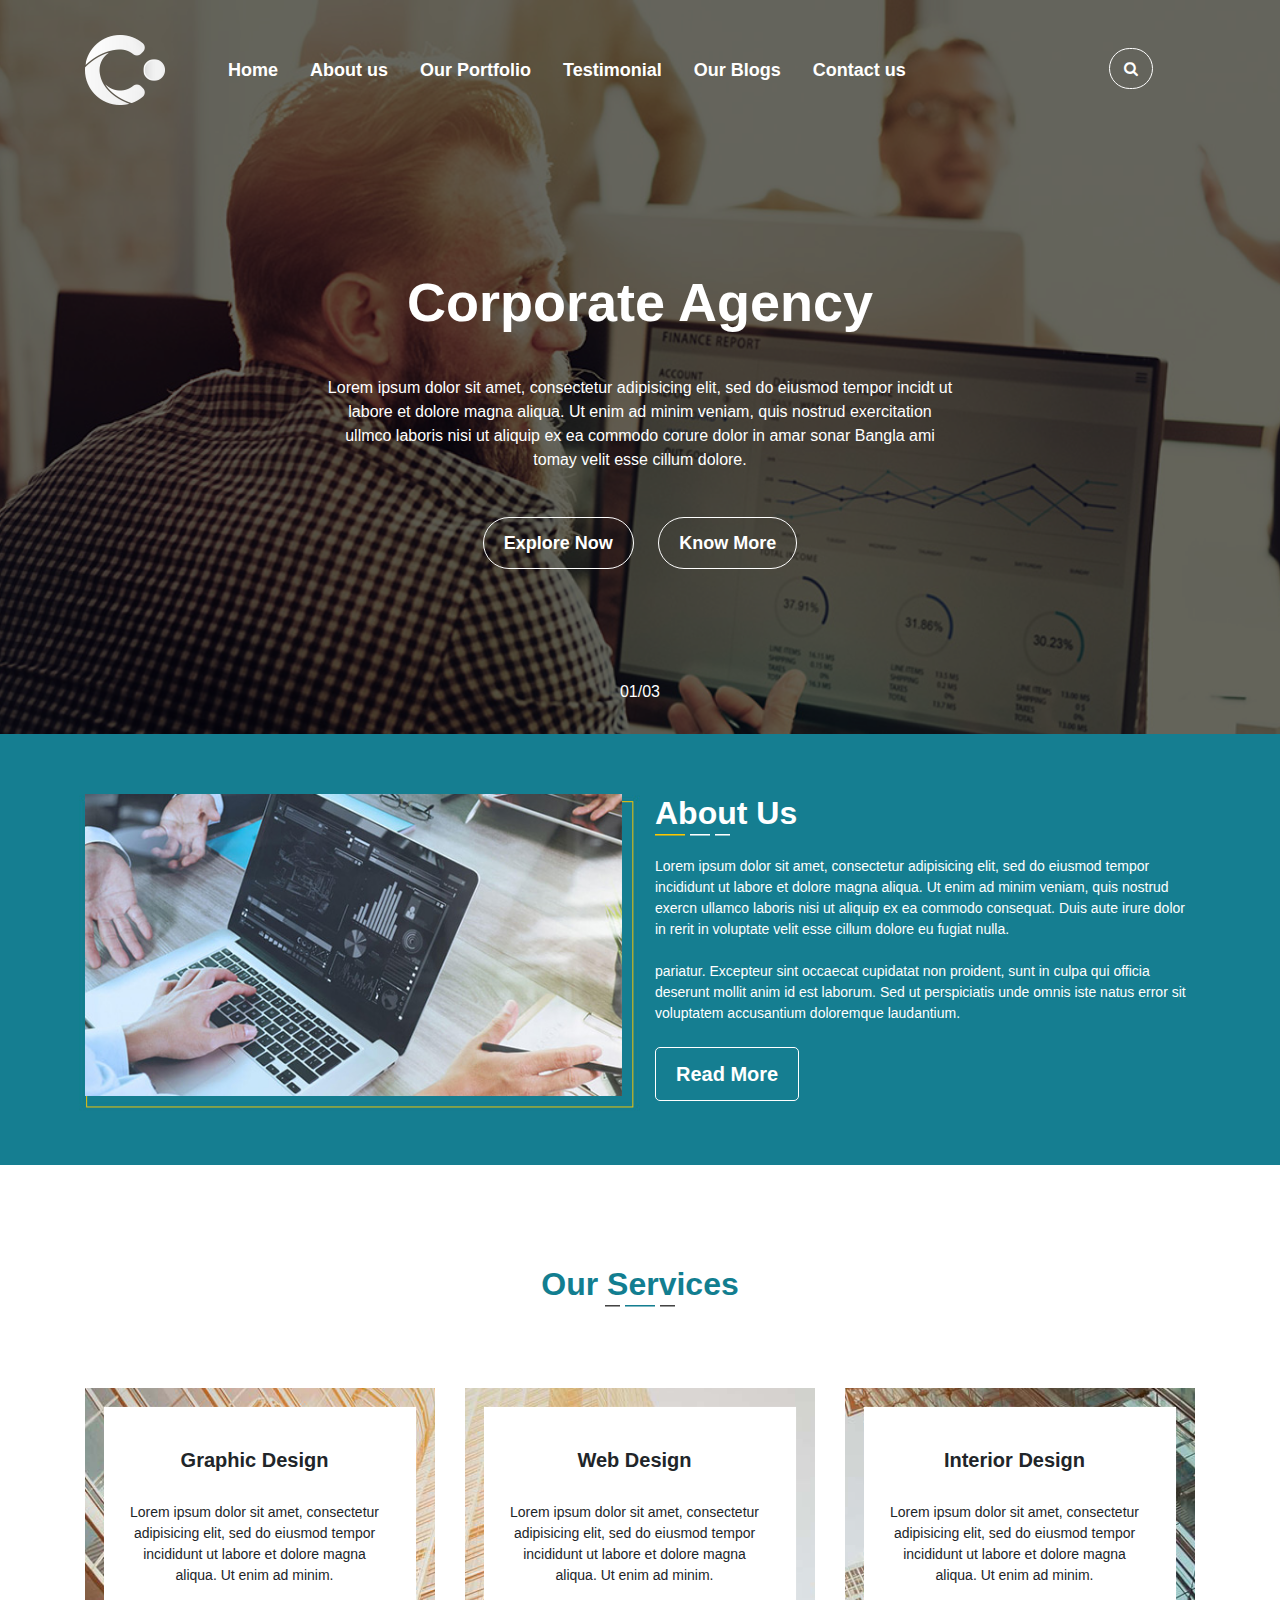
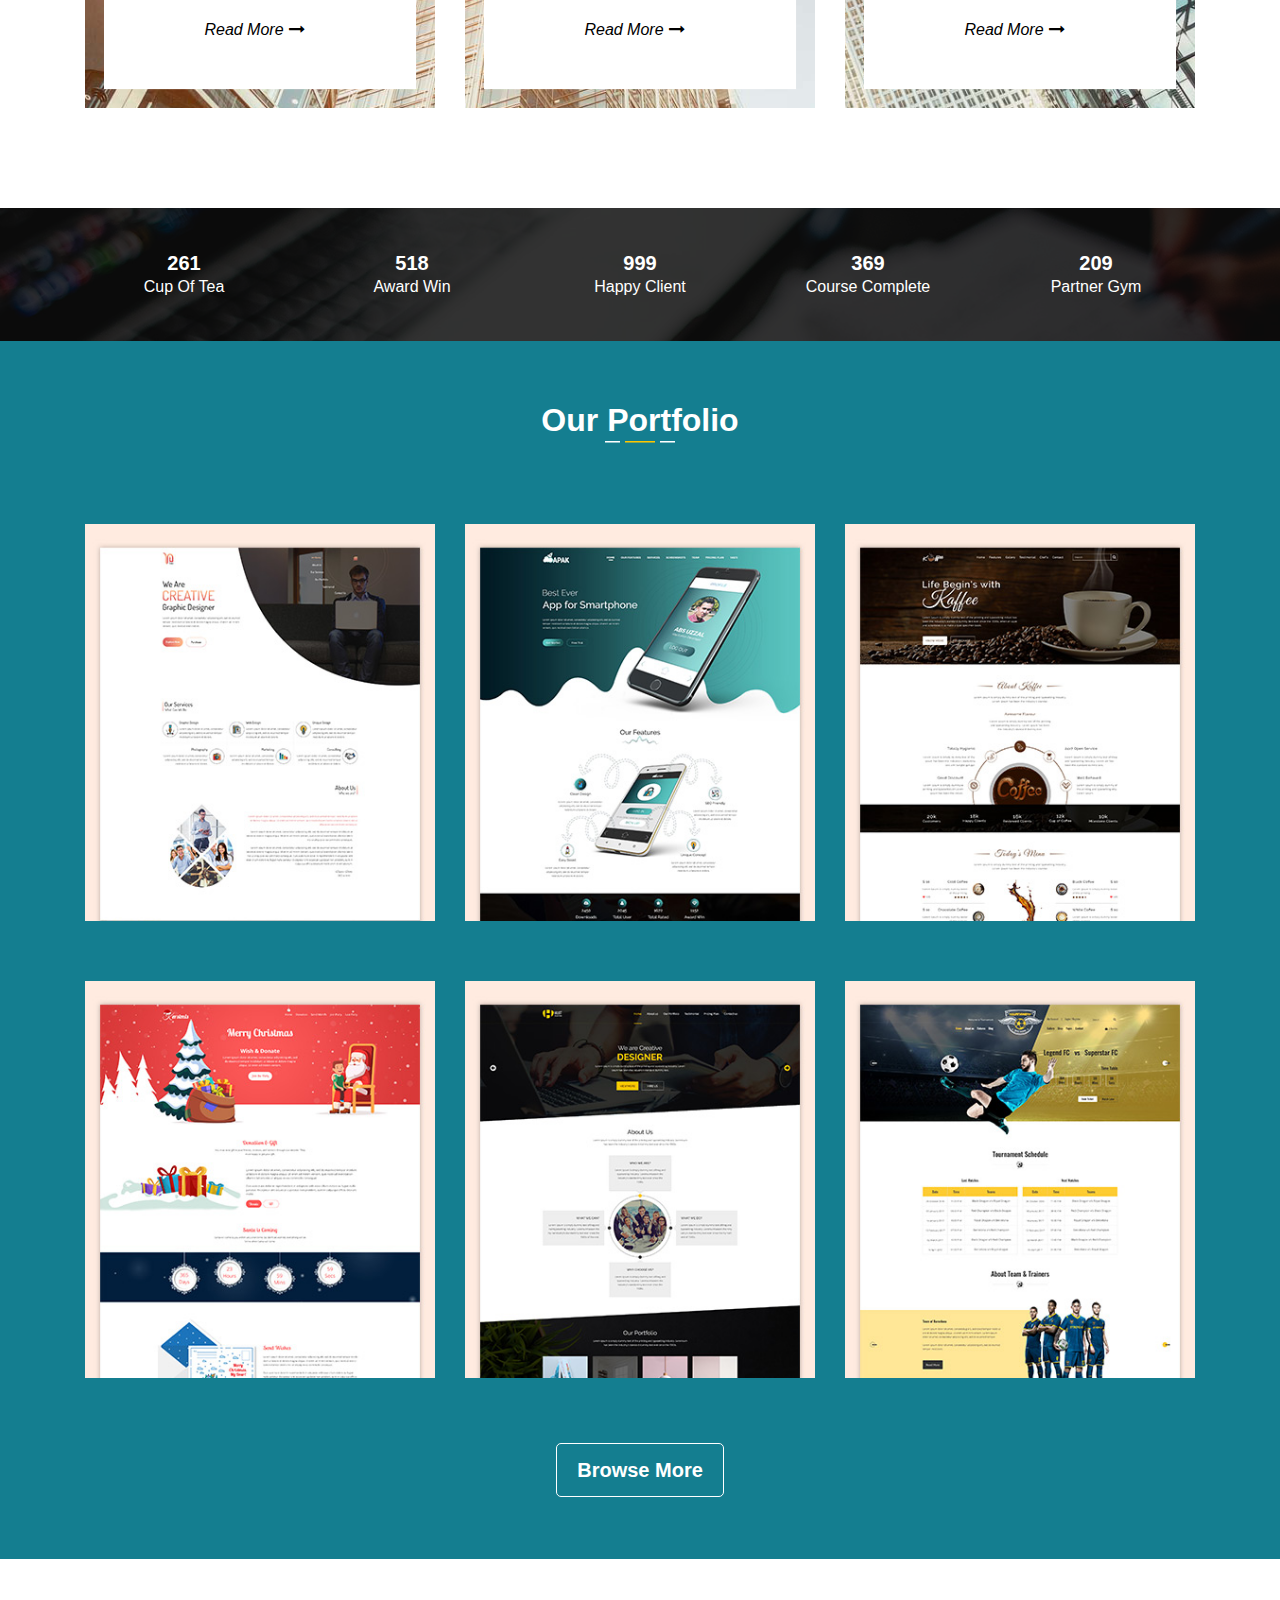
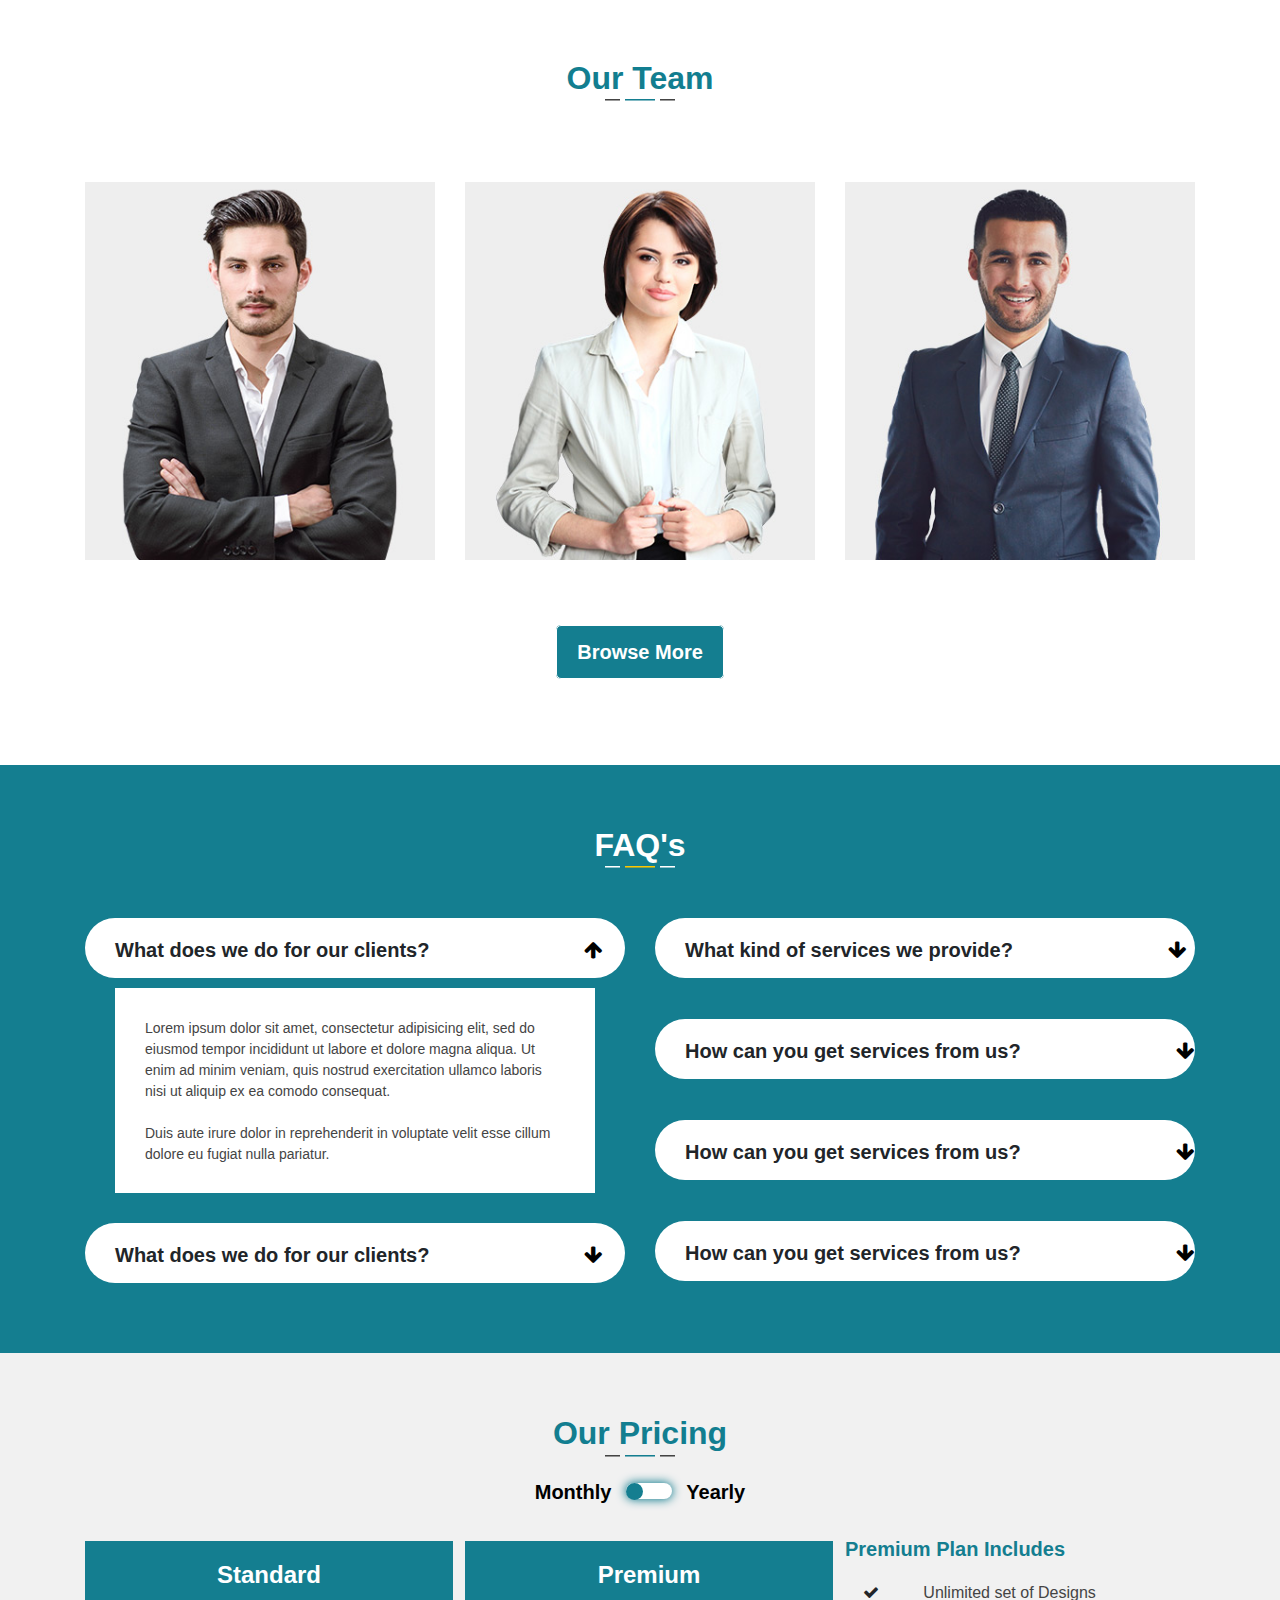
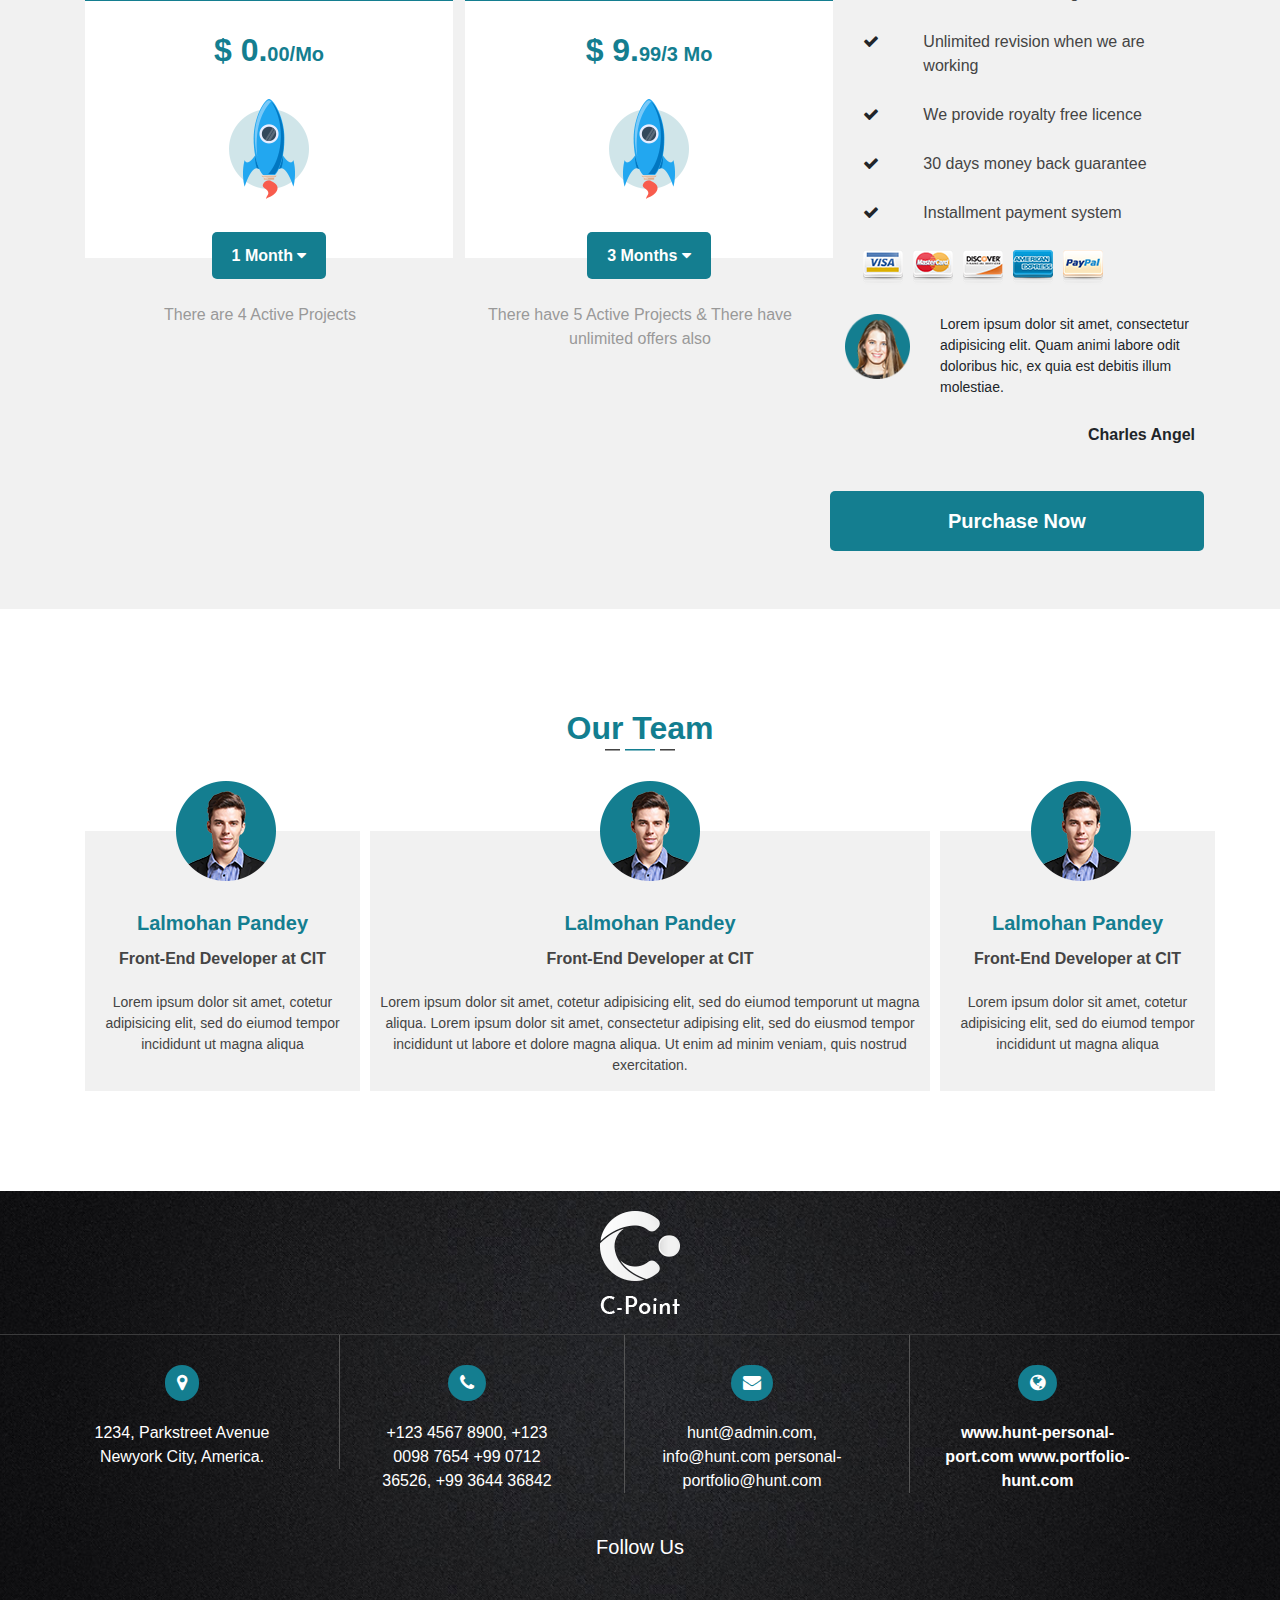
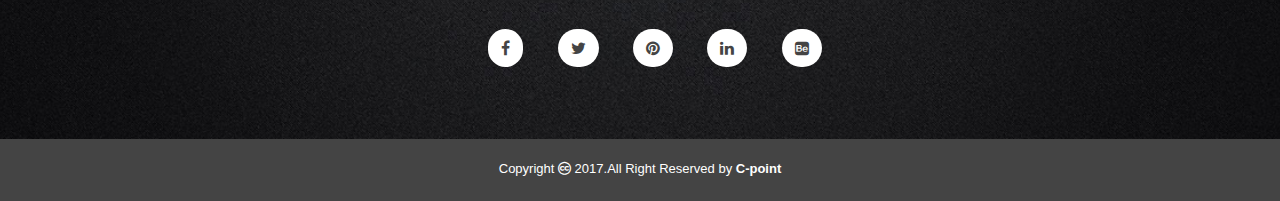
<file: final project_1/index.html>
<!DOCTYPE html>
<html lang="en">
<head>
	<meta charset="UTF-8">
	<meta name="viewport" content="width=device-width, initial-scale=1, shrink-to-fit=no">
	<title>Final Project 1</title>
	<link rel="stylesheet" href="https://cdnjs.cloudflare.com/ajax/libs/font-awesome/4.7.0/css/font-awesome.min.css">
	<link rel="stylesheet" type="text/css" href="css/bootstrap.min.css">
	<link rel="stylesheet" type="text/css" href="css/style.css">
</head>
<body>
	<main>
		<!-- Header Part Starts -->
		<section id="header" class="header">
			<div class="h_overlay">
				<div class="container">
					<nav class="navbar navbar-expand-lg">
					  <a class="navbar-brand" href="#"><img src="img/logo.png" class="img-fluid"></a>
					  <button class="navbar-toggler" type="button" data-toggle="collapse" data-target="#navbarSupportedContent" aria-controls="navbarSupportedContent" aria-expanded="false" aria-label="Toggle navigation">
					    <span class="navbar-toggler-icon"><i class="fa fa-bars" aria-hidden="true"></i></span>
					  </button>
	
					  <div class="collapse navbar-collapse" id="navbarSupportedContent">
					    <ul class="navbar-nav">
					      <li class="nav-item active">
					        <a class="nav-link" href="#">Home <span class="sr-only">(current)</span></a>
					      </li>
					      <li class="nav-item">
					        <a class="nav-link" href="#about">About us</a>
					      </li>
					      <li class="nav-item">
					        <a class="nav-link" href="#services">Our Portfolio</a>
					      </li>
					      <li class="nav-item">
					        <a class="nav-link" href="#client">Testimonial</a>
					      </li>
					      <li class="nav-item">
					        <a class="nav-link" href="#portfolio">Our Blogs</a>
					      </li>
					      <li class="nav-item">
					        <a class="nav-link" href="#footer">Contact us</a>
					      </li>
					      <li class="nav-item">
					        <a class="nav-icon" href="#"><i class="fa fa-search" aria-hidden="true"></i></a>
					      </li>
					  </div>
					</nav>
					<div class="banner text-center">
						<h1>Corporate Agency</h1>
						<p>Lorem ipsum dolor sit amet, consectetur adipisicing elit, sed do eiusmod tempor incidt ut<br>labore et dolore magna aliqua. Ut enim ad minim veniam, quis nostrud exercitation<br> ullmco laboris nisi ut aliquip ex ea commodo corure dolor in  amar sonar Bangla ami<br> tomay velit esse cillum dolore.</p>
						<a href="#">Explore Now</a>
						<a class="left_a" href="#">Know More</a>
						<div class="numb"><span>01/03</span></div>
					</div>
				</div> 
			</div>                   
		</section>


		<!-- Header Part Ends -->

		<!-- About Part Starts -->
		<section id="about" class="about">
			<div class="container">
				<div class="row">
					<div class="col-lg-6 col-md-6 col-sm-12">
						<div class="ab_left">
							<img src="img/about_us.jpg" class="img-fluid">
						</div>
					</div>
					<div class="col-lg-6 col-md-6 col-sm-12">
						<div class="ab_right">
							<h2>About Us</h2>
							<img src="img/abt_h.png" class="img-fluid">
							<p>Lorem ipsum dolor sit amet, consectetur adipisicing elit, sed do eiusmod tempor incididunt ut labore et dolore magna aliqua. Ut enim ad minim veniam, quis nostrud exercn ullamco laboris nisi ut aliquip ex ea commodo consequat. Duis aute irure dolor in rerit in voluptate velit esse cillum dolore eu fugiat nulla.<br><br>
							pariatur. Excepteur sint occaecat cupidatat non proident, sunt in culpa qui officia deserunt mollit anim id est laborum. Sed ut perspiciatis unde omnis iste natus error sit voluptatem accusantium doloremque laudantium.</p>
							<a href="#">Read More</a>
						</div>
					</div>
				</div>
				
			</div>
		</section>


		<!-- About Part Ends -->

		<!-- Services Part Starts -->
		<section id="services" class="services">
			<div class="container">
				<div class="h_service text-center">
					<h2>Our Services</h2>
					<img src="img/h_ser.png" class="img-fluid">
				</div>
				<div class="row">
					<div class="col-lg-4 col-md-4 col-sm-12">
						<div class="ser_con_img">
							<img src="img/service.png" class="img-fluid">
						</div>
						<div class="ser_con text-center">
							<h4>Graphic Design</h4>
							<p>Lorem ipsum dolor sit amet, consectetur<br class="hide"> adipisicing elit, sed do eiusmod tempor<br class="hide">incididunt ut labore et dolore magna<br class="hide"> aliqua. Ut enim ad minim.</p>
							<a href="#">Read More<i class="fa fa-long-arrow-right" aria-hidden="true"></i></a>
						</div>
					</div>
					<div class="col-lg-4 col-md-4 col-sm-12">
						<div class="ser_con_img">
							<img src="img/service2.png" class="img-fluid">
						</div>
						<div class="ser_con text-center">
							<h4>Web Design</h4>
							<p>Lorem ipsum dolor sit amet, consectetur<br class="hide"> adipisicing elit, sed do eiusmod tempor<br class="hide">incididunt ut labore et dolore magna<br class="hide"> aliqua. Ut enim ad minim.</p>
							<a href="#">Read More<i class="fa fa-long-arrow-right" aria-hidden="true"></i></a>
						</div>
					</div>
					<div class="col-lg-4 col-md-4 col-sm-12">
						<div class="ser_con_img">
							<img src="img/service3.png" class="img-fluid">
						</div>
						<div class="ser_con text-center">
							<h4>Interior Design</h4>
							<p>Lorem ipsum dolor sit amet, consectetur<br class="hide" > adipisicing elit, sed do eiusmod tempor<br class="hide">incididunt ut labore et dolore magna<br class="hide"> aliqua. Ut enim ad minim.</p>
							<a href="#">Read More<i class="fa fa-long-arrow-right" aria-hidden="true"></i></a>
						</div>
					</div>
				</div>
			</div>
		</section>

		<!-- Services Part Ends -->

		<!-- Clients Part Starts -->

		<section id="client" class="client">
			<div class="c_overlay">
				<div class="container">
					<div class="row">
						<div class="client_part text-center">
						<h5>261</h5>
						<span>Cup Of Tea</span>
					</div>
					<div class="client_part text-center">
						<h5>518</h5>
						<span>Award Win</span>
					</div>	
					<div class="client_part text-center">
						<h5>999</h5>
						<span>Happy Client</span>
					</div>	
					<div class="client_part text-center">
						<h5>369</h5>
						<span>Course Complete</span>
					</div>	
					<div class="client_part text-center">
						<h5>209</h5>
						<span>Partner Gym</span>
					</div>	
				</div>
			</div>
		</section>

		<!-- Clients Part Ends -->


		<!-- Portfolio Part Ends -->
		<section id="portfolio" class="portfolio">
			<div class="container">
				<div class="h_port text-center">
					<h2>Our Portfolio</h2>
					<div class="h_img">
						<img src="img/port_h.png" class="img-fluid">
					</div>
				</div>
				<div class="row">
					<div class="col-lg-4 col-md-4 col-sm-12">
						<div class="p_con">
							<img src="img/port1.jpg" class="img-fluid">
						<div class="p_overlay">
							<div class="p_over_con text-center">
								<a href="#"><i class="fa fa-link" aria-hidden="true"></i></a>
								<h6>Web Template</h6>
							</div>
						</div>
						</div>
					</div>
					<div class="col-lg-4 col-md-4 col-sm-12">
						<div class="p_con">
							<img src="img/port2.jpg" class="img-fluid">
						<div class="p_overlay">
							<div class="p_over_con text-center">
								<a href="#"><i class="fa fa-link" aria-hidden="true"></i></a>
								<h6>Web Template</h6>
							</div>
						</div>
						</div>
					</div>
					<div class="col-lg-4 col-md-4 col-sm-12">
						<div class="p_con">
							<img src="img/port3.jpg" class="img-fluid">
						<div class="p_overlay">
							<div class="p_over_con text-center">
								<a href="#"><i class="fa fa-link" aria-hidden="true"></i></a>
								<h6>Web Template</h6>
							</div>
						</div>
						</div>
					</div>
					<div class="col-lg-4 col-md-4 col-sm-12">
						<div class="p_con">
							<img src="img/port4.jpg" class="img-fluid">
						<div class="p_overlay">
							<div class="p_over_con text-center">
								<a href="#"><i class="fa fa-link" aria-hidden="true"></i></a>
								<h6>Web Template</h6>
							</div>
						</div>
						</div>
					</div>
					<div class="col-lg-4 col-md-4 col-sm-12">
						<div class="p_con">
							<img src="img/port5.jpg" class="img-fluid">
						<div class="p_overlay">
							<div class="p_over_con text-center">
								<a href="#"><i class="fa fa-link" aria-hidden="true"></i></a>
								<h6>Web Template</h6>
							</div>
						</div>
						</div>
					</div>
					<div class="col-lg-4 col-md-4 col-sm-12">
						<div class="p_con">
							<img src="img/port6.jpg" class="img-fluid">
						<div class="p_overlay">
							<div class="p_over_con text-center">
								<a href="#"><i class="fa fa-link" aria-hidden="true"></i></a>
								<h6>Web Template</h6>
							</div>
						</div>
						</div>
					</div>
				</div>
				<div class="port_bt text-center">
					<a href="#">Browse More</a>
				</div>
			</div>
		</section>

		<!-- Portfolio Part Ends -->

		<!-- Our Team Part Starts -->

		<section id="team" class="team">
			<div class="container">
				<div class="h_service text-center">
					<h2>Our Team</h2>
					<img src="img/h_ser.png" class="img-fluid">
				</div>
				<div class="row">
					<div class="col-lg-4 col-md-4 col-sm-12">
						<div class="team_con">
							<div class="team_img">
								<img src="img/team1.jpg" class="img-fluid">
							<div class="t_overlay">
								<div class="t_icons text-right">
									<ul>
									<li><a href="#"></a><i class="fa fa-facebook" aria-hidden="true"></i></li>
									<li><a class="twit" href="#"><i class="fa fa-twitter" aria-hidden="true"></i></a></li>
									<li><a href="#"></a><i class="fa fa-pinterest-p" aria-hidden="true"></i></li>
								</ul>
								</div>
								<div class="t_con text-center">
									<h6>Angelica June</h6>
									<p>Back-end Developer</p>
								</div>
							</div>
							</div>
						</div>
					</div>
					<div class="col-lg-4 col-md-4 col-sm-12">
						<div class="team_con">
							<div class="team_img">
								<img src="img/team2.jpg" class="img-fluid">
							<div class="t_overlay">
								<div class="t_icons text-right">
									<ul>
									<li><a href="#"></a><i class="fa fa-facebook" aria-hidden="true"></i></li>
									<li><a class="twit" href="#"><i class="fa fa-twitter" aria-hidden="true"></i></a></li>
									<li><a href="#"></a><i class="fa fa-pinterest-p" aria-hidden="true"></i></li>
								</ul>
								</div>
								<div class="t_con text-center">
									<h6>Angelica June</h6>
									<p>Back-end Developer</p>
								</div>
							</div>
							</div>
						</div>
					</div>
					<div class="col-lg-4 col-md-4 col-sm-12">
						<div class="team_con">
							<div class="team_img">
								<img src="img/team3.jpg" class="img-fluid">
							<div class="t_overlay">
								<div class="t_icons text-right">
									<ul>
									<li><a href="#"></a><i class="fa fa-facebook" aria-hidden="true"></i></li>
									<li><a class="twit" href="#"><i class="fa fa-twitter" aria-hidden="true"></i></a></li>
									<li><a href="#"></a><i class="fa fa-pinterest-p" aria-hidden="true"></i></li>
								</ul>
								</div>
								<div class="t_con text-center">
									<h6>Angelica June</h6>
									<p>Back-end Developer</p>
								</div>
							</div>
							</div>
						</div>
					</div>
				</div>
				<div class="team_bt text-center">
					<a href="#">Browse More</a>
				</div>
			</div>
		</section>

		<!-- Our Team Part Ends -->

		<!-- FAQ Part Starts -->
		<section id="fq" class="fq">
			<div class="container">
				<div class="h_port text-center">
					<h2>FAQ'<span>s</span></h2>
					<div class="h_img">
						<img src="img/port_h.png" class="img-fluid">
					</div>
				</div>
				<div class="row">
					<div class="col-lg-6 col-md-6 col-sm-12">
						<div class="fq_left">
							<div class="fq_common">
								<h5>What does we do for our clients?<i class="fa fa-arrow-up" aria-hidden="true"></i></h5>
							</div>
						</div>
						<div class="fq_left">
							<div class="fq_text">
								<p>Lorem ipsum dolor sit amet, consectetur adipisicing elit, sed do eiusmod tempor incididunt ut labore et dolore magna aliqua. Ut enim ad minim veniam, quis nostrud exercitation ullamco laboris nisi ut aliquip ex ea comodo consequat.<br><br>

								Duis aute irure dolor in reprehenderit in voluptate velit esse cillum dolore eu fugiat nulla pariatur.</p>
							</div>
						</div>
						<div class="fq_left">
							<div class="fq_common">
								<h5>What does we do for our clients?<i class="fa fa-arrow-down" aria-hidden="true"></i></h5>
							</div>
						</div>
					</div>
						<div class="col-lg-6 col-md-6 col-sm-12">
							<div class="fq_right">
								<div class="fq_common">
									<h5>What kind of services we provide?<i class="fa fa-arrow-down" aria-hidden="true"></i></h5>
								</div>
							</div>
							<div class="fq_right">
								<div class="fq_common">
									<h5>How can you get services from us?<i class="fa fa-arrow-down" aria-hidden="true"></i></h5>
								</div>
							</div>
							<div class="fq_right">
								<div class="fq_common">
									<h5>How can you get services from us?<i class="fa fa-arrow-down" aria-hidden="true"></i></h5>
								</div>
							</div>
							<div class="fq_right">
								<div class="fq_common">
									<h5>How can you get services from us?<i class="fa fa-arrow-down" aria-hidden="true"></i></h5>
								</div>
							</div>
						</div>
				</div>
			</div>
		</section>


		<!-- FAQ Part Ends -->

		<!-- pricing Part Starts -->

		<section id="pricing" class="pricing"> 
			<div class="container">
				<div class="p_service text-center">
					<h2>Our Pricing</h2>
					<img src="img/h_ser.png" class="img-fluid">
				</div>
				<div class="p_btn text-center">
				<a href="#">Monthly</a>
					<div class="pricing_btn">
						<div class="main_btn"></div>
					</div>
				<a href="#">Yearly</a>
				</div>	
				<div class="row">
					<div class="col-lg-4 col-md-6 col-sm-12">
						<div class="pricetag">
							<div class="pricetag_h">
								<h5>Standard</h5>
							</div>
							<div class="pricetag_con text-center">
								<h6><span>$ 0.</span>00/Mo</h6>
								<div class="pricetag_img text-center">
									<img src="img/pricing_icon.png" class="img-fluid">
								</div>
								<a href="#">1 Month  <i class="fa fa-caret-down" aria-hidden="true"></i></a>
							</div>
						</div>
						<p class="pri">There are 4 Active Projects</p>
					</div>
					<div class="col-lg-4 col-md-6 col-sm-12">
						<div class="pricetag">
							<div class="pricetag_h">
								<h5>Premium</h5>
							</div>
							<div class="pricetag_con text-center">
								<h6><span>$ 9.</span>99/3 Mo</h6>
								<div class="pricetag_img text-center">
									<img src="img/pricing_icon.png" class="img-fluid">
								</div>
								<a href="#">3 Months  <i class="fa fa-caret-down" aria-hidden="true"></i></a>
							</div>
						</div>
						<p class="pri">There have 5 Active Projects & There have unlimited offers also</p>
					</div>
					<div class="col-lg-4 col-md-12 col-sm-12">
						<div class="price_h">
							<h6>Premium Plan Includes</h6>
						</div>
						<div class="price_con">
							<div class="row">
								<div class="col-lg-2">
									<i class="fa fa-check" aria-hidden="true"></i>
								</div>
								<div class="col-lg-10">
									<p>Unlimited set of Designs</p>
								</div>
								<div class="col-lg-2">
									<i class="fa fa-check" aria-hidden="true"></i>
								</div>
								<div class="col-lg-10">
									<p>Unlimited revision when we are working</p>
								</div>
								<div class="col-lg-2">
									<i class="fa fa-check" aria-hidden="true"></i>
								</div>
								<div class="col-lg-10">
									<p>We provide royalty free licence</p>
								</div>
								<div class="col-lg-2">
									<i class="fa fa-check" aria-hidden="true"></i>
								</div>
								<div class="col-lg-10">
									<p>30 days money back guarantee</p>
								</div>
								<div class="col-lg-2">
									<i class="fa fa-check" aria-hidden="true"></i>
								</div>
								<div class="col-lg-10">
									<p>Installment payment system</p>
								</div>
							</div>
							<img src="img/payment.png" class="img-fluid">
						</div>
						<div class="pricing_sen">
							<div class="row">
							<div class="col-lg-3">
								<img src="img/pricing_woman.png" class="img-fluid">
							</div>
							<div class="col-lg-9">
								<p>Lorem ipsum dolor sit amet, consectetur adipisicing elit. Quam animi labore odit doloribus hic, ex quia est debitis illum molestiae.</p>
								<h4>Charles Angel</h4>
							</div>
							<a href="#">Purchase Now</a>
							</div>
						</div>
					</div>
				</div>
			</div>
		</section>


		<!-- pricing Part Ends -->

		<!-- Testimonal Part Starts -->

		<section id="testi" class="testi">
			<div class="container">
				<div class="h_service text-center">
					<h2>Our Team</h2>
					<img src="img/h_ser.png" class="img-fluid">
				</div>
				<div class="row">
					<div class="col-lg-3 col-md-12 col-sm-12">
						<div class="testi_team text-center">
							<h4>Lalmohan Pandey</h4>
							<h5>Front-End Developer at CIT</h5>
							<p>Lorem ipsum dolor sit amet, cotetur adipisicing elit, sed do eiumod tempor incididunt ut magna aliqua</p>
							<div class="testi_img">
								<img src="img/testi.png" class="img-fluid">
							</div>
						</div>
					</div>
					<div class="col-lg-6 col-md-12 col-sm-12">
						<div class="testi_team_2 text-center">
							<h4>Lalmohan Pandey</h4>
							<h5>Front-End Developer at CIT</h5>
							<p>Lorem ipsum dolor sit amet, cotetur adipisicing elit, sed do eiumod temporunt ut magna aliqua. Lorem ipsum dolor sit amet, consectetur adipising elit, sed do eiusmod tempor incididunt ut labore et dolore magna aliqua. Ut enim ad minim veniam, quis nostrud exercitation.</p>
							<div class="testi_img_2">
								<img src="img/testi.png" class="img-fluid">
							</div>
						</div>
					</div>
					<div class="col-lg-3 col-md-12 col-sm-12">
						<div class="testi_team text-center">
							<h4>Lalmohan Pandey</h4>
							<h5>Front-End Developer at CIT</h5>
							<p>Lorem ipsum dolor sit amet, cotetur adipisicing elit, sed do eiumod tempor incididunt ut magna aliqua</p>
							<div class="testi_img">
								<img src="img/testi.png" class="img-fluid">
							</div>
						</div>
					</div>
				</div>
			</div>
		</section>

		<!-- Testimonal Part Ends -->

		<!-- Footer Part Starts -->

		<section id="footer" class="footer">
			<div class="container">
				<div class="f_logo text-center">
					<img src="img/flogo.png" class="img-fluid">
				</div>
			</div>
			<div class="underline"></div>
				<div class="container">
					<div class="row">
						<div class="col-lg-3 col-md-3 col-sm-12">
							<div class="f_main">
								<div class="f_con_i text-center">
								<i class="fa fa-map-marker" aria-hidden="true"></i>
								</div>
								<a href="#">1234, Parkstreet Avenue Newyork City, America.</a>
							</div>	
						</div>	
						<div class="col-lg-3 col-md-3 col-sm-12">
							<div class="f_main">
								<div class="f_con_i text-center">
								<i class="fa fa-phone" aria-hidden="true"></i>
								</div>
								<a href="#">+123 4567 8900, +123 0098 7654 +99 0712 36526, +99 3644 36842</a>
							</div>	
						</div>	
						<div class="col-lg-3 col-md-3 col-sm-12">
							<div class="f_main">
								<div class="f_con_i text-center">
								<i class="fa fa-envelope" aria-hidden="true"></i>
								</div>
								<a href="#">hunt@admin.com, info@hunt.com personal-portfolio@hunt.com</a>
							</div>	
						</div>	
						<div class="col-lg-3 col-md-3 col-sm-12">
							<div class="f_main_1">
								<div class="f_con_i text-center">
								<i class="fa fa-globe" aria-hidden="true"></i>
								</div>
								<a href="#">www.hunt-personal-port.com www.portfolio-hunt.com</a>
							</div>	
						</div>	
					</div>
					<h6>Follow Us</h6>
					<div class="footer_icons text-center">
						<i class="fa fa-facebook" aria-hidden="true"></i>
						<i class="fa fa-twitter" aria-hidden="true"></i>
						<i class="fa fa-pinterest" aria-hidden="true"></i>
						<i class="fa fa-linkedin" aria-hidden="true"></i>
						<i class="fa fa-behance-square" aria-hidden="true"></i>
					</div>
				</div>
			</div>
		</section>


		<!-- Footer Part Ends -->

		<!-- Footer end Part Starts -->

		<section id="f_end" class="f_end text-center">
			<div class="container">
				<p>Copyright <i class="fa fa-creative-commons" aria-hidden="true"></i> 2017.All Right Reserved by <span>C-point</span></p>
			</div>
		</section>







		<!-- Footer end Part Ends -->
		
	</main>



	<script type="text/javascript" src="js/jquery-3.4.1.min.js"></script>
	<script type="text/javascript" src="js/popper.min.js"></script>
	<script type="text/javascript" src="js/bootstrap.min.js"></script>
	
</body>
</html>
</file>
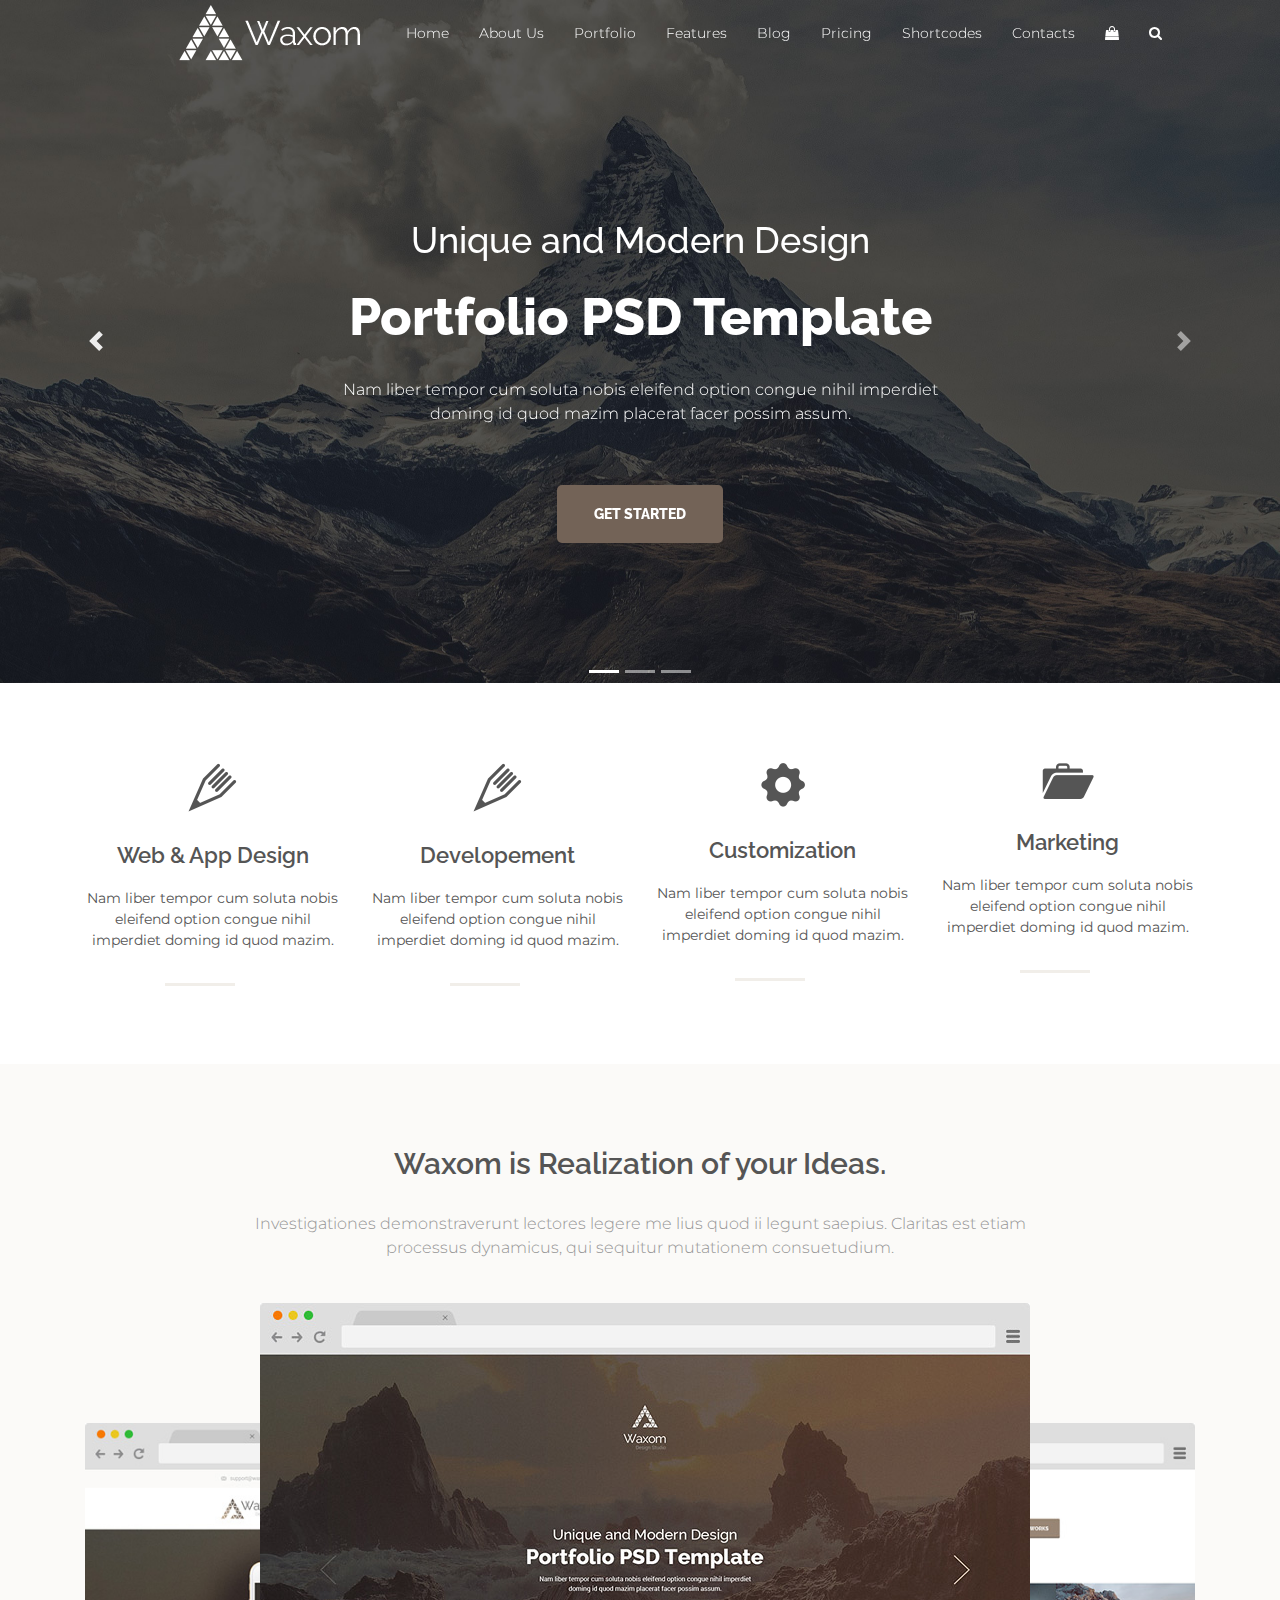
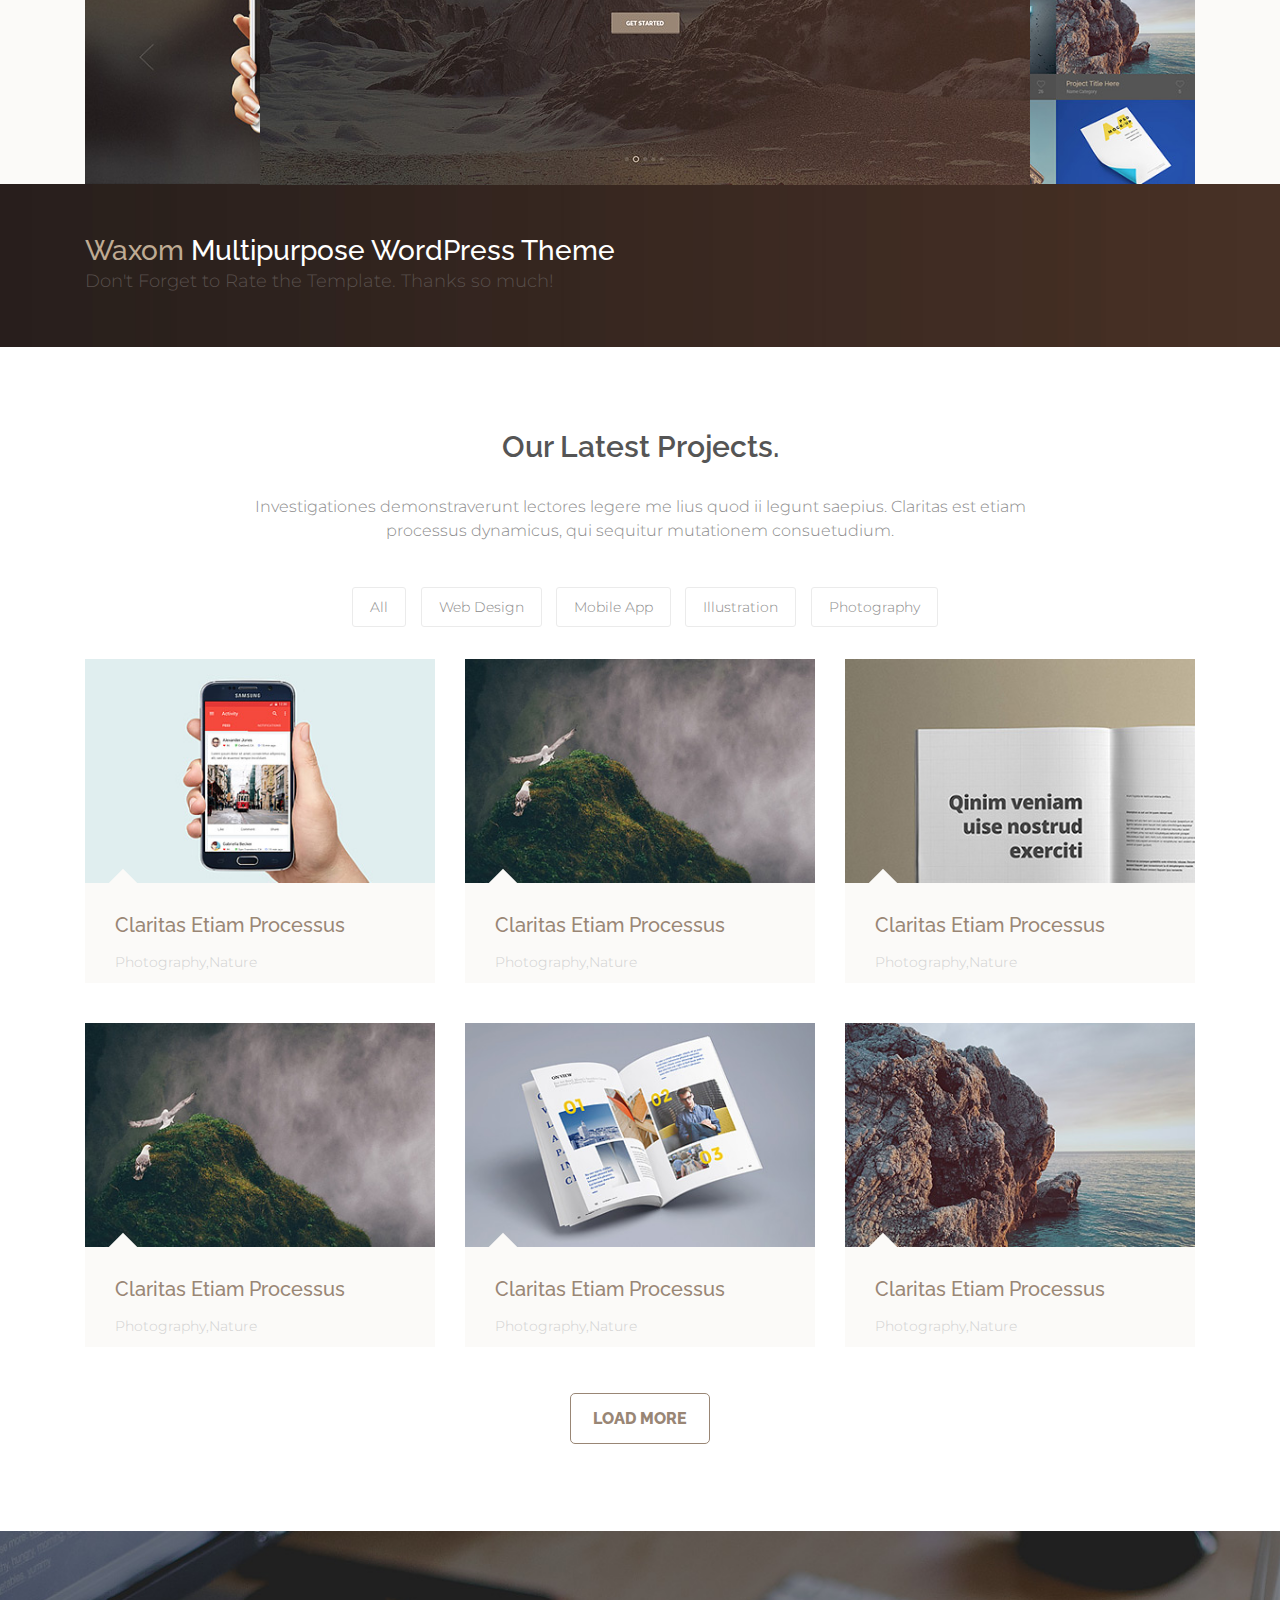
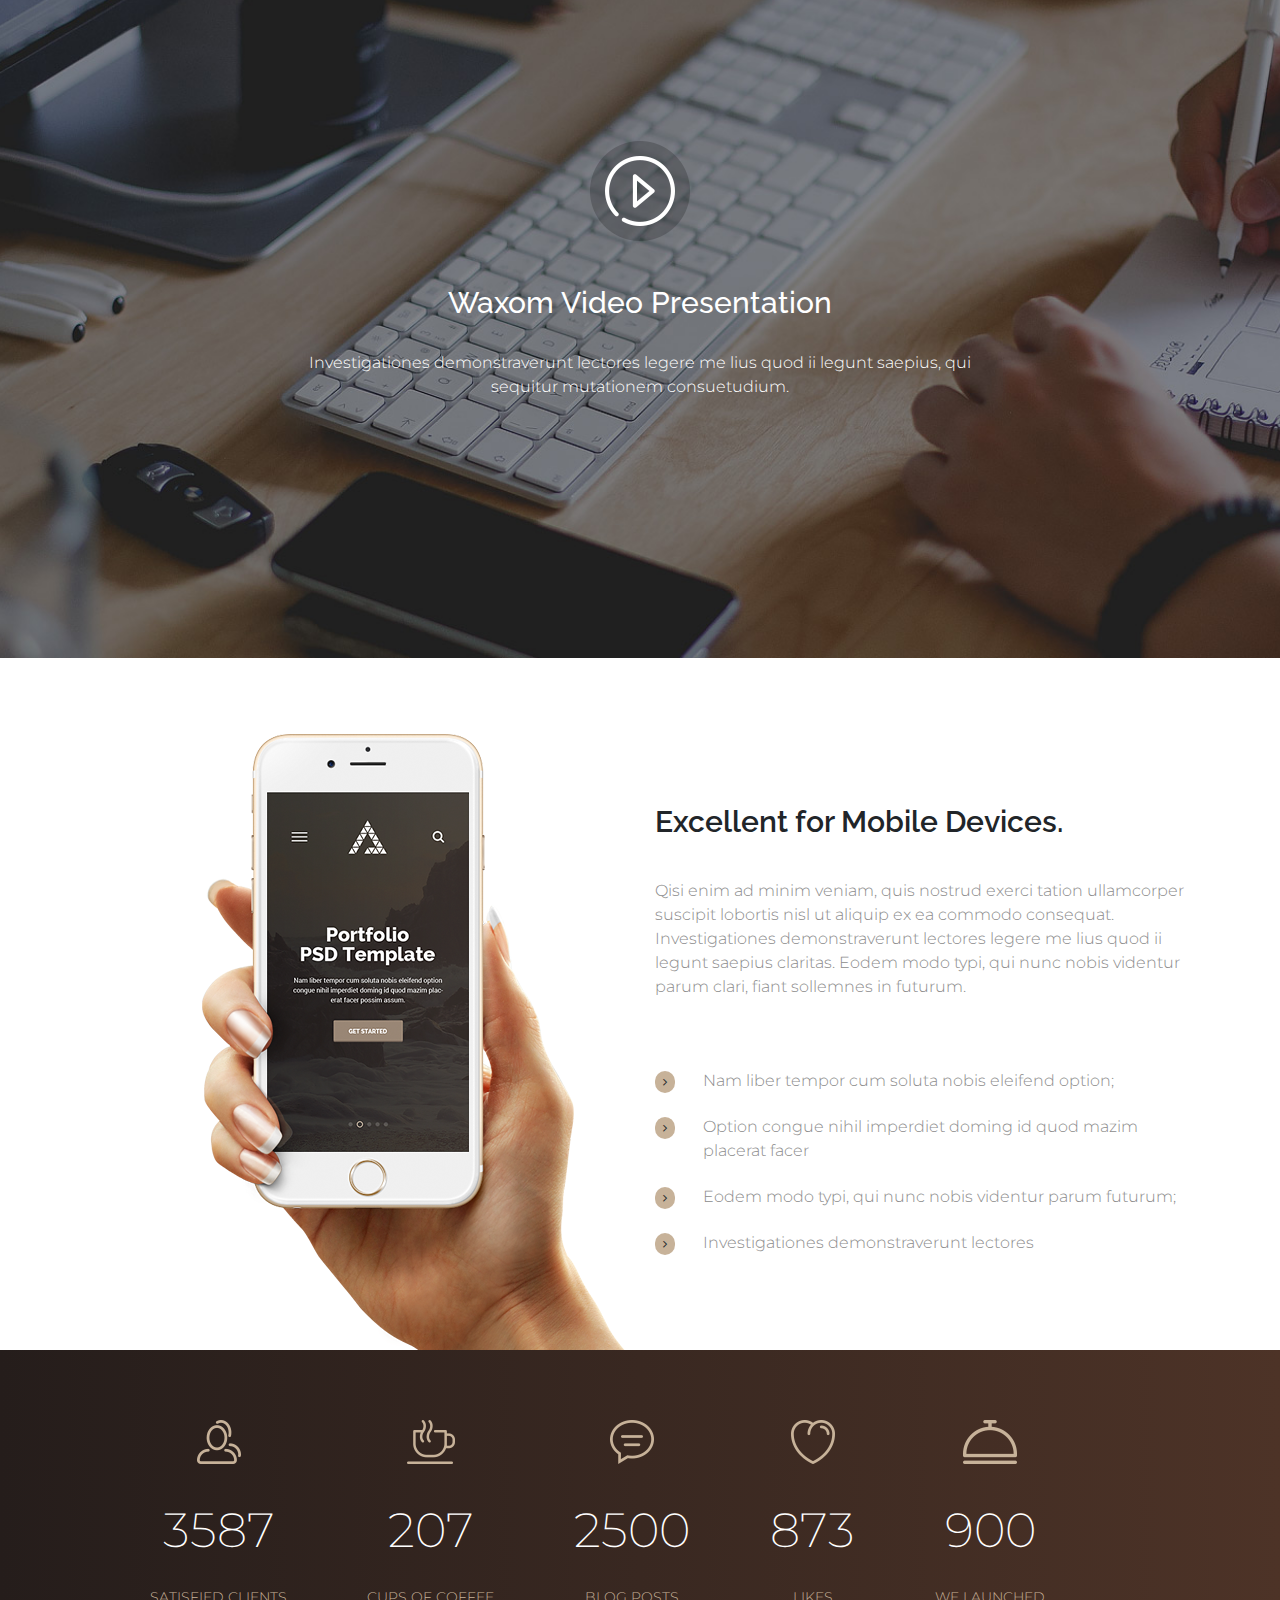
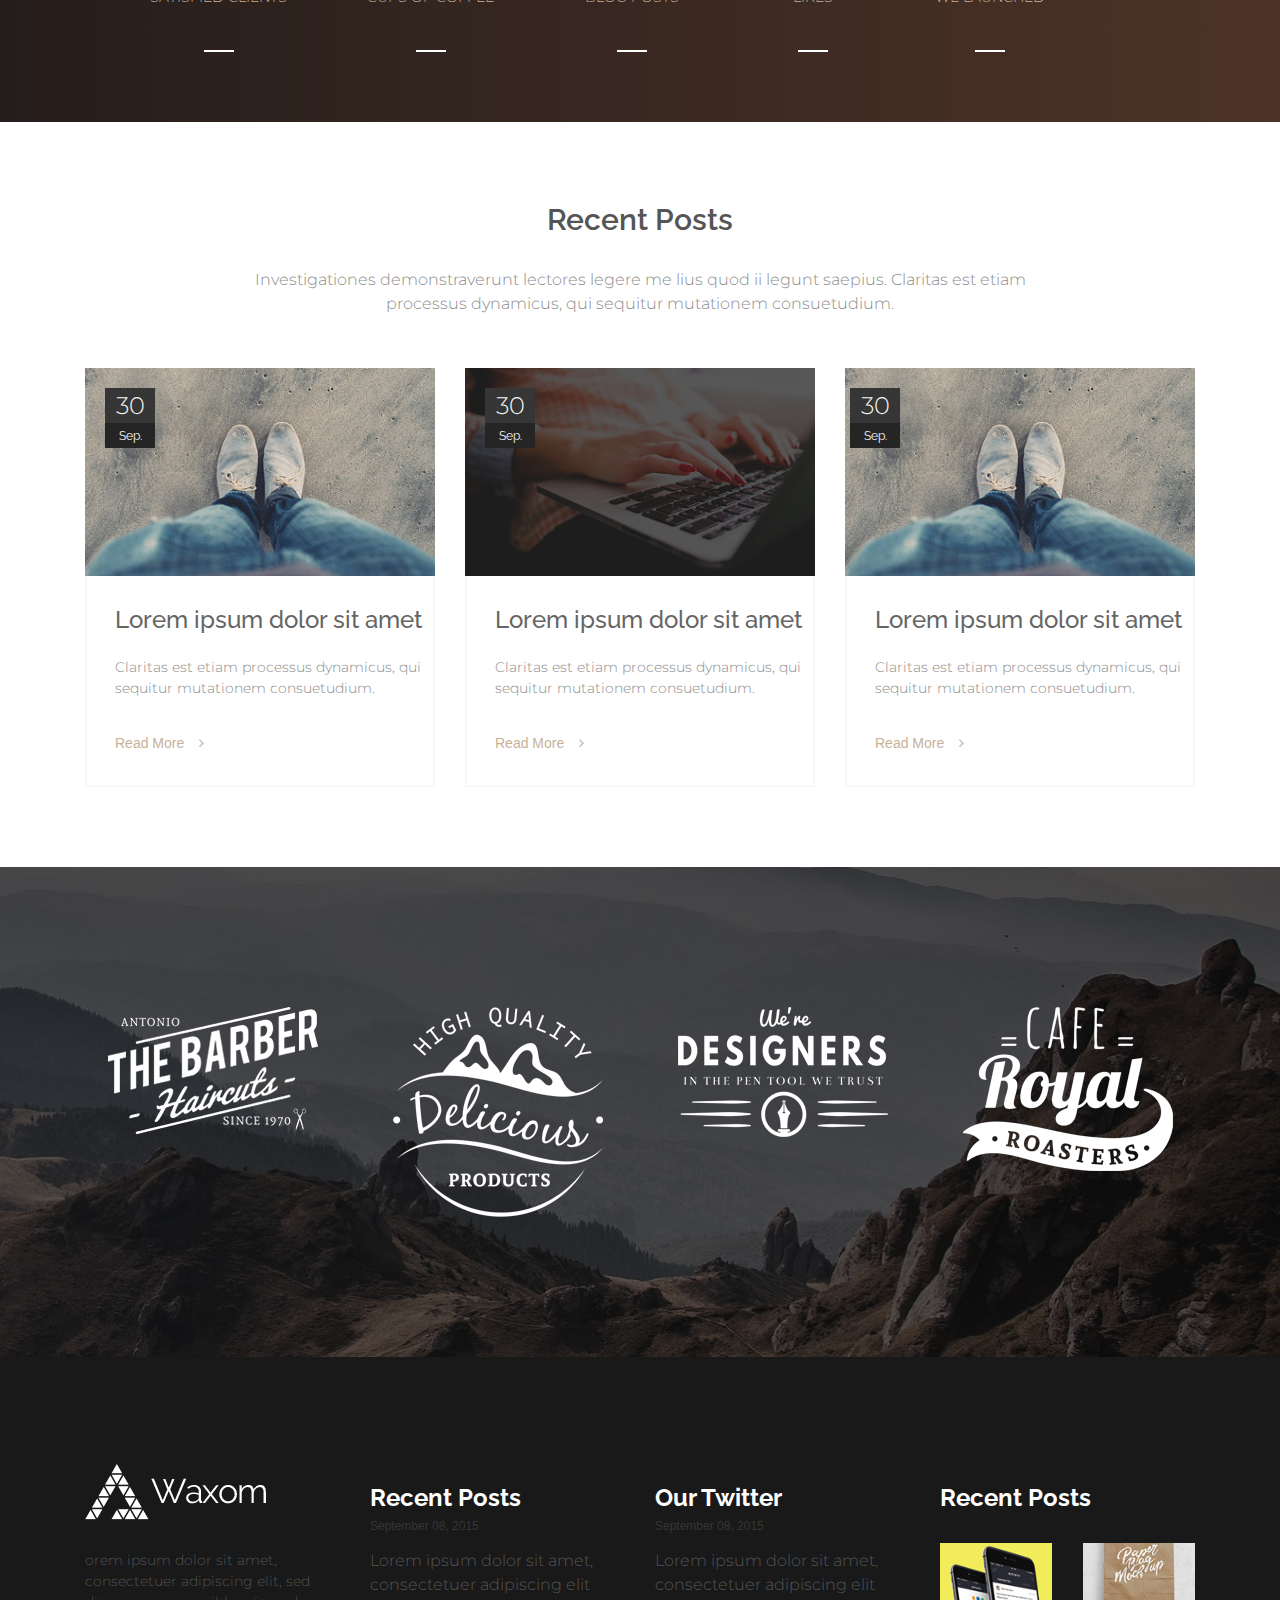
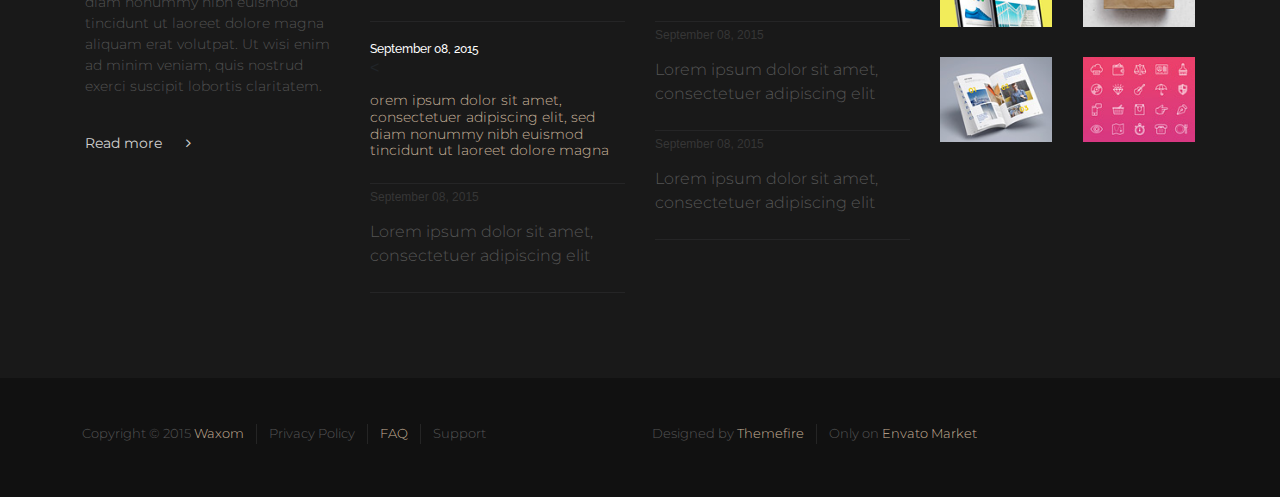
<file: final_project_2/index.html>
<!DOCTYPE html>
<html lang="en">
<head>
	<meta charset="UTF-8">
	<meta name="viewport" content="width=device-width, initial-scale=1, shrink-to-fit=no">
	<title>Final Project 2</title>
	<link rel="stylesheet" href="https://cdnjs.cloudflare.com/ajax/libs/font-awesome/4.7.0/css/font-awesome.min.css">
	<link rel="stylesheet" type="text/css" href="css/bootstrap.min.css">
	<link rel="stylesheet" type="text/css" href="css/style.css">
</head>
<body>
	<main>
		<!-- Header Part Starts -->
		<section id="header" class="header">
				<div class="bd-example">
				  <div id="carouselExampleCaptions" class="carousel slide" data-ride="carousel">
				    <ol class="carousel-indicators">
				      <li data-target="#carouselExampleCaptions" data-slide-to="0" class="active"></li>
				      <li data-target="#carouselExampleCaptions" data-slide-to="1"></li>
				      <li data-target="#carouselExampleCaptions" data-slide-to="2"></li>
				    </ol>
				    <div class="carousel-inner">
				    	<div class="carousel-caption d-none d-md-block">
				          <h5>Unique and Modern Design</h5>
				          <h1>Portfolio PSD Template</h1>
				          <p>Nam liber tempor cum soluta nobis eleifend option congue nihil imperdiet<br> doming id quod mazim placerat facer possim assum.</p>
				          <a href="#">GET STARTED</a>
				        </div>
				      <div class="carousel-item active">
				        <img src="img/banner.jpg" class="d-block w-100" alt="...">
				        
				      </div>
				      <div class="carousel-item">
				        <img src="img/banner2.jpg" class="d-block w-100" alt="...">
				        <div class="carousel-caption d-none d-md-block">
				         
				        </div>
				      </div>
				      <div class="carousel-item">
				        <img src="img/banner3.jpg" class="d-block w-100" alt="...">
				        <div class="carousel-caption d-none d-md-block">
				          
				        </div>
				      </div>
				    </div>
				    <a class="carousel-control-prev" href="#carouselExampleCaptions" role="button" data-slide="prev">
				      <span class="carousel-control-prev-icon" aria-hidden="true"></span>
				      <span class="sr-only">Previous</span>
				    </a>
				    <a class="carousel-control-next" href="#carouselExampleCaptions" role="button" data-slide="next">
				      <span class="carousel-control-next-icon" aria-hidden="true"></span>
				      <span class="sr-only">Next</span>
				    </a>
				  </div>
				</div>
				<div class="main_menu">
				<nav class="navbar navbar-expand-lg">
				  <a class="navbar-brand" href="#"><img src="img/logo.png" class="img-fluid"></a>
				  <button class="navbar-toggler" type="button" data-toggle="collapse" data-target="#navbarSupportedContent" aria-controls="navbarSupportedContent" aria-expanded="false" aria-label="Toggle navigation">
				    <span class="navbar-toggler-icon"><i class="fa fa-bars" aria-hidden="true"></i></span>
				  </button>

				  <div class="collapse navbar-collapse" id="navbarSupportedContent">
				    <ul class="navbar-nav ml-auto">
				      <li class="nav-item active">
				        <a class="nav-link" href="#">Home <span class="sr-only">(current)</span></a>
				      </li>
				      <li class="nav-item">
				        <a class="nav-link" href="#">About Us</a>
				      </li>
				       <li class="nav-item">
				        <a class="nav-link" href="#">Portfolio</a>
				      </li>
				       <li class="nav-item">
				        <a class="nav-link" href="#">Features</a>
				      </li>
				       <li class="nav-item">
				        <a class="nav-link" href="#">Blog</a>
				      </li>
				       <li class="nav-item">
				        <a class="nav-link" href="#">Pricing</a>
				      </li>
				       <li class="nav-item">
				        <a class="nav-link" href="#">Shortcodes</a>
				      </li>
				       <li class="nav-item">
				        <a class="nav-link" href="#">Contacts</a>
				      </li>
				       <li class="nav-item">
				        <a class="nav-link" href="#"><i class="fa fa-shopping-bag" aria-hidden="true"></i></a>
				      </li>
				       <li class="nav-item">
				        <a class="nav-link" href="#"><i class="fa fa-search" aria-hidden="true"></i></a>
				      </li>
				      </ul>
				  </div>
				</nav>
				</div>
		</section>




		<!-- Header Part Ends -->

		<!-- Services Part Starts -->
		<section id="services" class="services">
			<div class="container">
				<div class="row">
					<div class="col-lg-3 col-md-3 col-sm-6">
						<div class="ser_con text-center">
							<img src="img/icons.png" class="img-fluid">
							<h4>Web & App Design</h4>
							<p>Nam liber tempor cum soluta nobis eleifend option congue nihil imperdiet doming id quod mazim.</p>
							<div class="underline">
							</div>
						</div>
					</div>
					<div class="col-lg-3 col-md-3 col-sm-6">
						<div class="ser_con text-center">
							<img src="img/icons.png" class="img-fluid">
							<h4>Developement</h4>
							<p>Nam liber tempor cum soluta nobis eleifend option congue nihil imperdiet doming id quod mazim.</p>
							<div class="underline">
							</div>
						</div>
					</div>
					<div class="col-lg-3 col-md-3 col-sm-6">
						<div class="ser_con text-center">
							<img src="img/icons3.png" class="img-fluid">
							<h4>Customization</h4>
							<p>Nam liber tempor cum soluta nobis eleifend option congue nihil imperdiet doming id quod mazim.</p>
							<div class="underline">
							</div>
						</div>
					</div>
					<div class="col-lg-3 col-md-3 col-sm-6">
						<div class="ser_con text-center">
							<img src="img/icons4.png" class="img-fluid">
							<h4>Marketing</h4>
							<p>Nam liber tempor cum soluta nobis eleifend option congue nihil imperdiet doming id quod mazim.</p>
							<div class="underline">
							</div>
						</div>
					</div>
				</div>
			</div>
		</section>

		<!-- Services Part Ends -->

		<!-- Ideas Part Starts -->
		<section id="idea" class="idea">
			<div class="container">
				<div class="i_con text-center">
					<h3>Waxom is Realization of your Ideas.</h3>
					<p>Investigationes demonstraverunt lectores legere me lius quod ii legunt saepius. Claritas est etiam<br class="hide"> processus dynamicus, qui sequitur mutationem consuetudium.</p>
					<div class="i_img">	
						<img src="img/bg.jpg" class="img-fluid">
						<div class="i_img_pos">	
							<img src="img/ideas.jpg" class="img-fluid">
						</div>
					</div>
				</div>
			</div>
		</section>


		<!-- Ideas Part Ends -->

		<!-- Wordpress Part Starts -->

		<section id="wordpress" class="wordpress">
			<div class="container">
				<div class="w_con">
					<h4><span>Waxom</span> Multipurpose WordPress Theme</h4>
					<p>Don't Forget to Rate the Template. Thanks so much!</p>
				</div>
			</div>
		</section>


		<!-- Wordpress Part Ends -->

		<!-- Projects Part Starts -->

		<section id="projects" class="projects">
			<div class="container">
				<div class="pro_con text-center">
					<h3>Our Latest Projects.</h3>
					<p>Investigationes demonstraverunt lectores legere me lius quod ii legunt saepius. Claritas est etiam<br class="hide"> processus dynamicus, qui sequitur mutationem consuetudium.</p>
				</div>
				<div class="pro_icon text-center">
					<a href="#">All</a>
					<a href="#">Web Design</a>
					<a href="#">Mobile App</a>
					<a href="#">Illustration</a>
					<a href="#">Photography</a>
				</div>
				<div class="row">
					<div class="col-lg-4 col-md-4 col-sm-6">
						<div class="project_con">
							<div class="project_img">
								<img src="img/Project.jpg" class="img-fluid">
							</div>
							<div class="project_content">
								<h5>Claritas Etiam Processus</h5>
								<p>Photography,Nature</p>
								<div class="Project_corner"></div>
							</div>
							<div class="Project_overlay">
								<a href="#"><i class="fa fa-link" aria-hidden="true"></i></a>
								<a href="#"><i class="fa fa-search" aria-hidden="true"></i></a>
							</div>
						</div>		
					</div>
					<div class="col-lg-4 col-md-4 col-sm-6">
						<div class="project_con">
							<div class="project_img">
								<img src="img/Project4.jpg" class="img-fluid">
							</div>
							<div class="project_content">
								<h5>Claritas Etiam Processus</h5>
								<p>Photography,Nature</p>
								<div class="Project_corner"></div>
							</div>
							<div class="Project_overlay">
								<a href="#"><i class="fa fa-link" aria-hidden="true"></i></a>
								<a href="#"><i class="fa fa-search" aria-hidden="true"></i></a>
							</div>
						</div>		
					</div>
					<div class="col-lg-4 col-md-4 col-sm-6">
						<div class="project_con">
							<div class="project_img2">
								<img src="img/Project2.jpg" class="img-fluid">
							</div>
							<div class="project_content">
								<h5>Claritas Etiam Processus</h5>
								<p>Photography,Nature</p>
								<div class="Project_corner"></div>
							</div>
							<div class="Project_overlay">
								<a href="#"><i class="fa fa-link" aria-hidden="true"></i></a>
								<a href="#"><i class="fa fa-search" aria-hidden="true"></i></a>
							</div>
						</div>		
					</div>
					<div class="col-lg-4 col-md-4 col-sm-6">
						<div class="project_con">
							<div class="project_img">
								<img src="img/Project4.jpg" class="img-fluid">
							</div>
							<div class="project_content">
								<h5>Claritas Etiam Processus</h5>
								<p>Photography,Nature</p>
								<div class="Project_corner"></div>
							</div>
							<div class="Project_overlay">
								<a href="#"><i class="fa fa-link" aria-hidden="true"></i></a>
								<a href="#"><i class="fa fa-search" aria-hidden="true"></i></a>
							</div>
						</div>		
					</div>
					<div class="col-lg-4 col-md-4 col-sm-6">
						<div class="project_con">
							<div class="project_img">
								<img src="img/Project5.jpg" class="img-fluid">
							</div>
							<div class="project_content">
								<h5>Claritas Etiam Processus</h5>
								<p>Photography,Nature</p>
								<div class="Project_corner"></div>
							</div>
							<div class="Project_overlay">
								<a href="#"><i class="fa fa-link" aria-hidden="true"></i></a>
								<a href="#"><i class="fa fa-search" aria-hidden="true"></i></a>
							</div>
						</div>		
					</div>
					<div class="col-lg-4 col-md-4 col-sm-6">
						<div class="project_con">
							<div class="project_img">
								<img src="img/Project6.jpg" class="img-fluid">
							</div>
							<div class="project_content">
								<h5>Claritas Etiam Processus</h5>
								<p>Photography,Nature</p>
								<div class="Project_corner"></div>
							</div>
							<div class="Project_overlay">
								<a href="#"><i class="fa fa-link" aria-hidden="true"></i></a>
								<a href="#"><i class="fa fa-search" aria-hidden="true"></i></a>
							</div>
						</div>		
					</div>
				</div>
				<div class="pro_btn text-center">
					<a href="#">Load more</a>
				</div>
			</div>
		</section>


		<!-- Projects Part Ends -->

		<!-- video Part Starts -->
		<section id="video" class="video">
			<div class="container">
				<div class="video_con text-center">
					<img src="img/video_icon.png">
					<h4>Waxom Video Presentation</h4>
					<p>Investigationes demonstraverunt lectores legere me lius quod ii legunt saepius, qui<br> sequitur mutationem consuetudium.</p>
				</div>
			</div>		

		</section>


		<!-- video Part Ends -->

		<!-- Mobile Part Starts -->
		<section id="mobile" class="mobile">
			<div class="container">
				<div class="row">
					<div class="col-lg-6 col-md-6 col-sm-12">
						<div class="m_img text-right">
							<img src="img/iphn.png" class="img-fluid">
						</div>
					</div>
					<div class="col-lg-6 col-md-6 col-sm-12">
						<div class="m_con">
							<h4>Excellent for Mobile Devices.</h4>
							<p>Qisi enim ad minim veniam, quis nostrud exerci tation ullamcorper suscipit lobortis nisl ut aliquip ex ea commodo consequat. Investigationes demonstraverunt lectores legere me lius quod ii legunt saepius claritas. Eodem modo typi, qui nunc nobis videntur parum clari, fiant sollemnes in futurum.</p>
							<div class="row">
								<div class="col-lg-1 col-md-2 col-sm-2">
									<div class="m_icon">
										<i class="fa fa-angle-right" aria-hidden="true"></i>
									</div>
								</div>
								<div class="col-lg-11 col-md-10 col-sm-10">
									<div class="phn_con">
										<p>Nam liber tempor cum soluta nobis eleifend option;</p>
									</div>
								</div>
								<div class="col-lg-1 col-md-2 col-sm-2">
									<div class="m_icon">
										<i class="fa fa-angle-right" aria-hidden="true"></i>
									</div>
								</div>
								<div class="col-lg-11 col-md-10 col-sm-10">
									<div class="phn_con">
										<p>Option congue nihil imperdiet doming id quod mazim placerat facer</p>
									</div>
								</div>
								<div class="col-lg-1 col-md-2 col-sm-2">
									<div class="m_icon">
										<i class="fa fa-angle-right" aria-hidden="true"></i>
									</div>
								</div>
								<div class="col-lg-11 col-md-10 col-sm-10">
									<div class="phn_con">
										<p>Eodem modo typi, qui nunc nobis videntur parum futurum;</p>
									</div>
								</div>
								<div class="col-lg-1 col-md-2 col-sm-2">
									<div class="m_icon">
										<i class="fa fa-angle-right" aria-hidden="true"></i>
									</div>
								</div>
								<div class="col-lg-11 col-md-10 col-sm-10">
									<div class="phn_con">
										<p>Investigationes demonstraverunt lectores</p>
									</div>
								</div>
							</div>
						</div>
					</div>
				</div>
			</div>
		</section>


		<!-- Mobile Part Ends -->

		<!-- Gradient Part Starts -->

		<section id="gradient" class="gradient">
			<div class="container">
				<div class="row">
					<div class="gr_con text-center w-20">
						<img src="img/gr_icon.png" class="img-fluid">
						<span>3587</span>
						<p>satisfied clients</p>
						<img src="img/under.png">
					</div>
					<div class="gr_con text-center w-20">
						<img src="img/gr_icon2.png" class="img-fluid">
						<span>207</span>
						<p>cups of coffee</p>
						<img src="img/under.png">
					</div>
					<div class="gr_con text-center w-20">
						<img src="img/gr_icon3.png" class="img-fluid">
						<span>2500</span>
						<p>blog posts</p>
						<img src="img/under.png">
					</div>
					<div class="gr_con text-center w-20">
						<img src="img/gr_icon4.png" class="img-fluid">
						<span>873</span>
						<p>likes</p>
						<img src="img/under.png">
					</div>
					<div class="gr_con text-center w-20">
						<img src="img/gr_icon5.png" class="img-fluid">
						<span>900</span>
						<p>we launched</p>
						<img src="img/under.png">
					</div>
				</div>
			</div>
		</section>


		<!-- Gradient Part Ends -->

		<!-- Posts Part Starts -->
		<section class="post" class="post">
			<div class="container">
				<div class="pro_con text-center">
					<h3>Recent Posts</h3>
					<p>Investigationes demonstraverunt lectores legere me lius quod ii legunt saepius. Claritas est etiam<br class="hide"> processus dynamicus, qui sequitur mutationem consuetudium.</p>
				</div>
				<div class="row">
					<div class="col-lg-4 col-md-4 col-sm-12">
						<div class="post_con">
							<div class="post_img">
								<img src="img/post.jpg" class="img-fluid">
								<div class="post_calender">
									<div class="date text-center">
										<P>30</P>
									</div>
									<div class="month tex-center">
										<span>Sep.</span>
									</div>
								</div>
							</div>
							<div class="post_paragraph">
								<h4>Lorem ipsum dolor sit amet</h4>
								<p>Claritas est etiam processus dynamicus, qui sequitur mutationem consuetudium.</p>
								<a href="#">Read More<i class="fa fa-angle-right" aria-hidden="true"></i></a>
							</div>
						</div>
					</div>
					<div class="col-lg-4 col-md-4 col-sm-12">
						<div class="post_con">
							<div class="post_img">
								<img src="img/post2.jpg" class="img-fluid">
								<div class="post_calender">
									<div class="date text-center">
										<P>30</P>
									</div>
									<div class="month tex-center">
										<span>Sep.</span>
									</div>
								</div>
							</div>
							<div class="post_paragraph">
								<h4>Lorem ipsum dolor sit amet</h4>
								<p>Claritas est etiam processus dynamicus, qui sequitur mutationem consuetudium.</p>
								<a href="#">Read More<i class="fa fa-angle-right" aria-hidden="true"></i></a>
							</div>
						</div>
					</div>
					<div class="col-lg-4 col-md-4 col-sm-12">
						<div class="post_con">
							<div class="post_img3">
								<img src="img/post.jpg" class="img-fluid">
								<div class="post_calender">
									<div class="date text-center">
										<P>30</P>
									</div>
									<div class="month tex-center">
										<span>Sep.</span>
									</div>
								</div>
							</div>
							<div class="post_paragraph">
								<h4>Lorem ipsum dolor sit amet</h4>
								<p>Claritas est etiam processus dynamicus, qui sequitur mutationem consuetudium.</p>
								<a href="#">Read More<i class="fa fa-angle-right" aria-hidden="true"></i></a>
							</div>
						</div>
					</div>
				</div>
			</div>
		</section>


		<!-- Posts Part Ends -->

		<!-- logo Part Starts -->

		<section id="logo" class="logo">
			<div class="container">
				<div class="row">
					<div class="col-lg-3 col-md-3 col-sm-3">
						<div class="logo_con text-center">
							<img src="img/logo_a1.png" class="img-fluid">
						</div>
					</div>
					<div class="col-lg-3 col-md-3 col-sm-3">
						<div class="logo_con text-center">
							<img src="img/logo_a2.png" class="img-fluid">
						</div>
					</div>
					<div class="col-lg-3 col-md-3 col-sm-3">
						<div class="logo_con text-center">
							<img src="img/logo_a3.png" class="img-fluid">
						</div>
					</div>
					<div class="col-lg-3 col-md-3 col-sm-3">
						<div class="logo_con text-center">
							<img src="img/logo_a4.png" class="img-fluid">
						</div>
					</div>
				</div>
			</div>
		</section>


		<!-- logo Part Ends -->

		<!-- footer Part Starts -->
		
		<section id="footer" class="footer">
			<div class="container">
				<div class="row">
					<div class="col-lg-3 col-md-3 col-sm-6">
						<div class="f_con">
							<img src="img/f_logo.png" class="img-fluid">
							<p>orem ipsum dolor sit amet, consectetuer adipiscing elit, sed diam nonummy nibh euismod tincidunt ut laoreet dolore magna aliquam erat volutpat. Ut wisi enim ad minim veniam, quis nostrud exerci suscipit lobortis claritatem.</p>
							<a href="#">Read more <i class="fa fa-angle-right" aria-hidden="true"></i></a>
						</div>
					</div>
					<div class="col-lg-3 col-md-3 col-sm-6">
						<div class="f_recent">
							<h4>Recent Posts</h4>
							<span>September 08, 2015</span>
							<p>Lorem ipsum dolor sit amet, consectetuer adipiscing elit</p>
						</div>
						<div class="f_recent">
							<h6>September 08, 2015</h6>
							<<h5>orem ipsum dolor sit amet, consectetuer adipiscing elit, sed diam nonummy nibh euismod tincidunt ut laoreet dolore magna</h5>
						</div>
						<div class="f_recent">
							<span>September 08, 2015</span>
							<p>Lorem ipsum dolor sit amet, consectetuer adipiscing elit</p>
						</div>
					</div>
					<div class="col-lg-3 col-md-3 col-sm-6">
						<div class="f_recent">
							<h4>Our Twitter</h4>
							<span>September 08, 2015</span>
							<p>Lorem ipsum dolor sit amet, consectetuer adipiscing elit</p>
						</div>
						<div class="f_recent">
							<span>September 08, 2015</span>
							<p>Lorem ipsum dolor sit amet, consectetuer adipiscing elit</p>
						</div>
						<div class="f_recent">
							<span>September 08, 2015</span>
							<p>Lorem ipsum dolor sit amet, consectetuer adipiscing elit</p>
						</div>
					</div>
					<div class="col-lg-3 col-md-3 col-sm-6">
						<div class="f_recent">
						<h4>Recent Posts</h4>
						</div>
						<div class="row">
							<div class="col-lg-6 col-md-6 col-sm-6">
								<div class="f_last">
									<img src="img/f_last.jpg" class="img-fluid">
								</div>
							</div>
							<div class="col-lg-6 col-md-6 col-sm-6">
								<div class="f_last">
									<img src="img/f_last2.jpg" class="img-fluid">
								</div>
							</div>
							<div class="col-lg-6 col-md-6 col-sm-6">
								<div class="f_last">
									<img src="img/f_last3.jpg" class="img-fluid">
								</div>
							</div>
							<div class="col-lg-6 col-md-6 col-sm-6">
								<div class="f_last">
									<img src="img/f_last4.jpg" class="img-fluid">
								</div>
							</div>
						</div>
					</div>

				</div>
			</div>
		</section>


		<!-- footer Part Ends -->

		<!-- footer end Part Starts -->


		<section id="footer_end" class="footer_end">
			<div class="container">
				<div class="row">
					<div class="col-lg-6 col-md-6 col-sm-6">
						<div class="footer_end_con">
							<div class="row">
							<p>Copyright © 2015 <span>Waxom</span></p> <p>Privacy Policy</p><p><span>FAQ</span></p><p>Support</p>
						</div>
						</div>
					</div>
					<div class="col-lg-6 col-md-6 col-sm-6">
						<div class="footer_end_con">
							<div class="row">
							<p>Designed by <span>Themefire</span></p><p>Only on <span>Envato Market</span></p>
						</div>
					</div>
					</div>
				</div>
			</div>
		</section>










		<!-- footer end Part Ends -->
	
	
	
	
	
	
	
	
	
	
	
	
	
	
	
	
	
	
	
	
	
	
		
	</main>
	<script type="text/javascript" src="js/jquery-3.4.1.min.js"></script>
	<script type="text/javascript" src="js/popper.min.js"></script>
	<script type="text/javascript" src="js/bootstrap.min.js"></script>
</body>
</html>
</file>
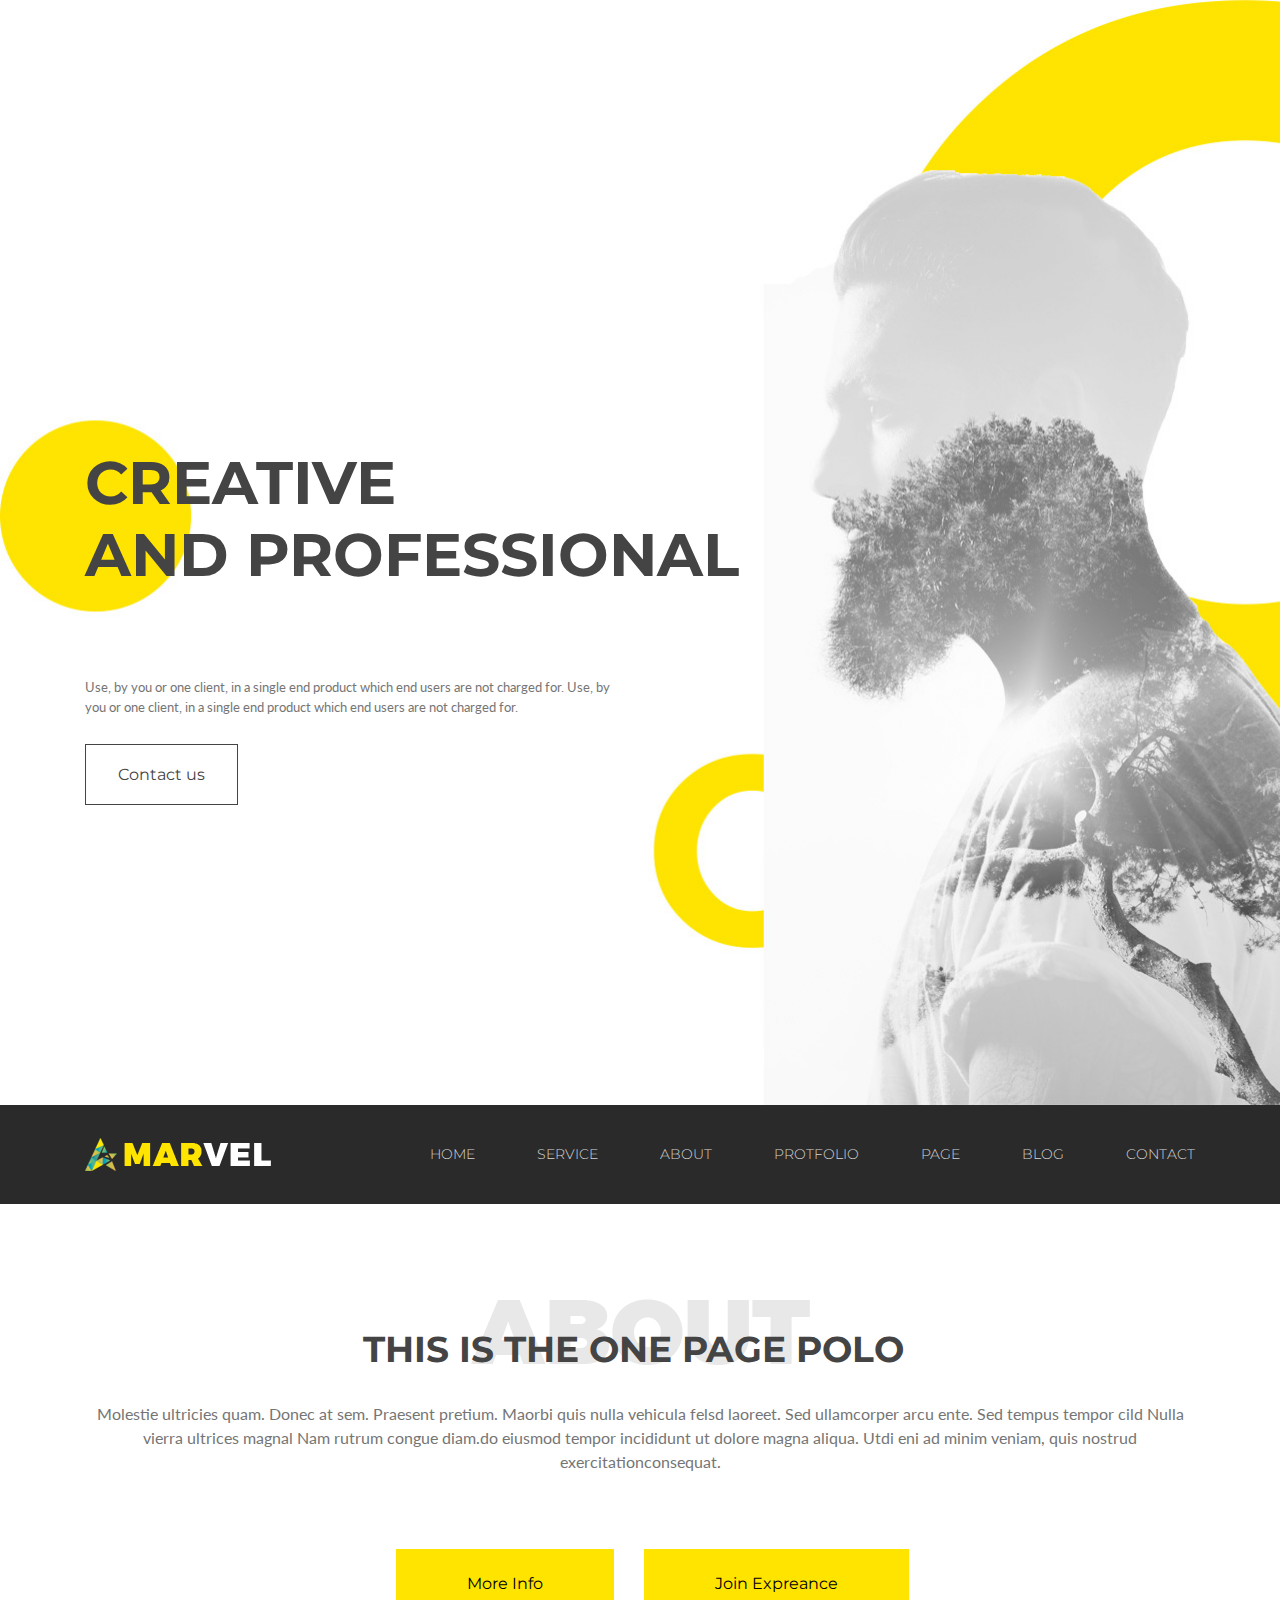
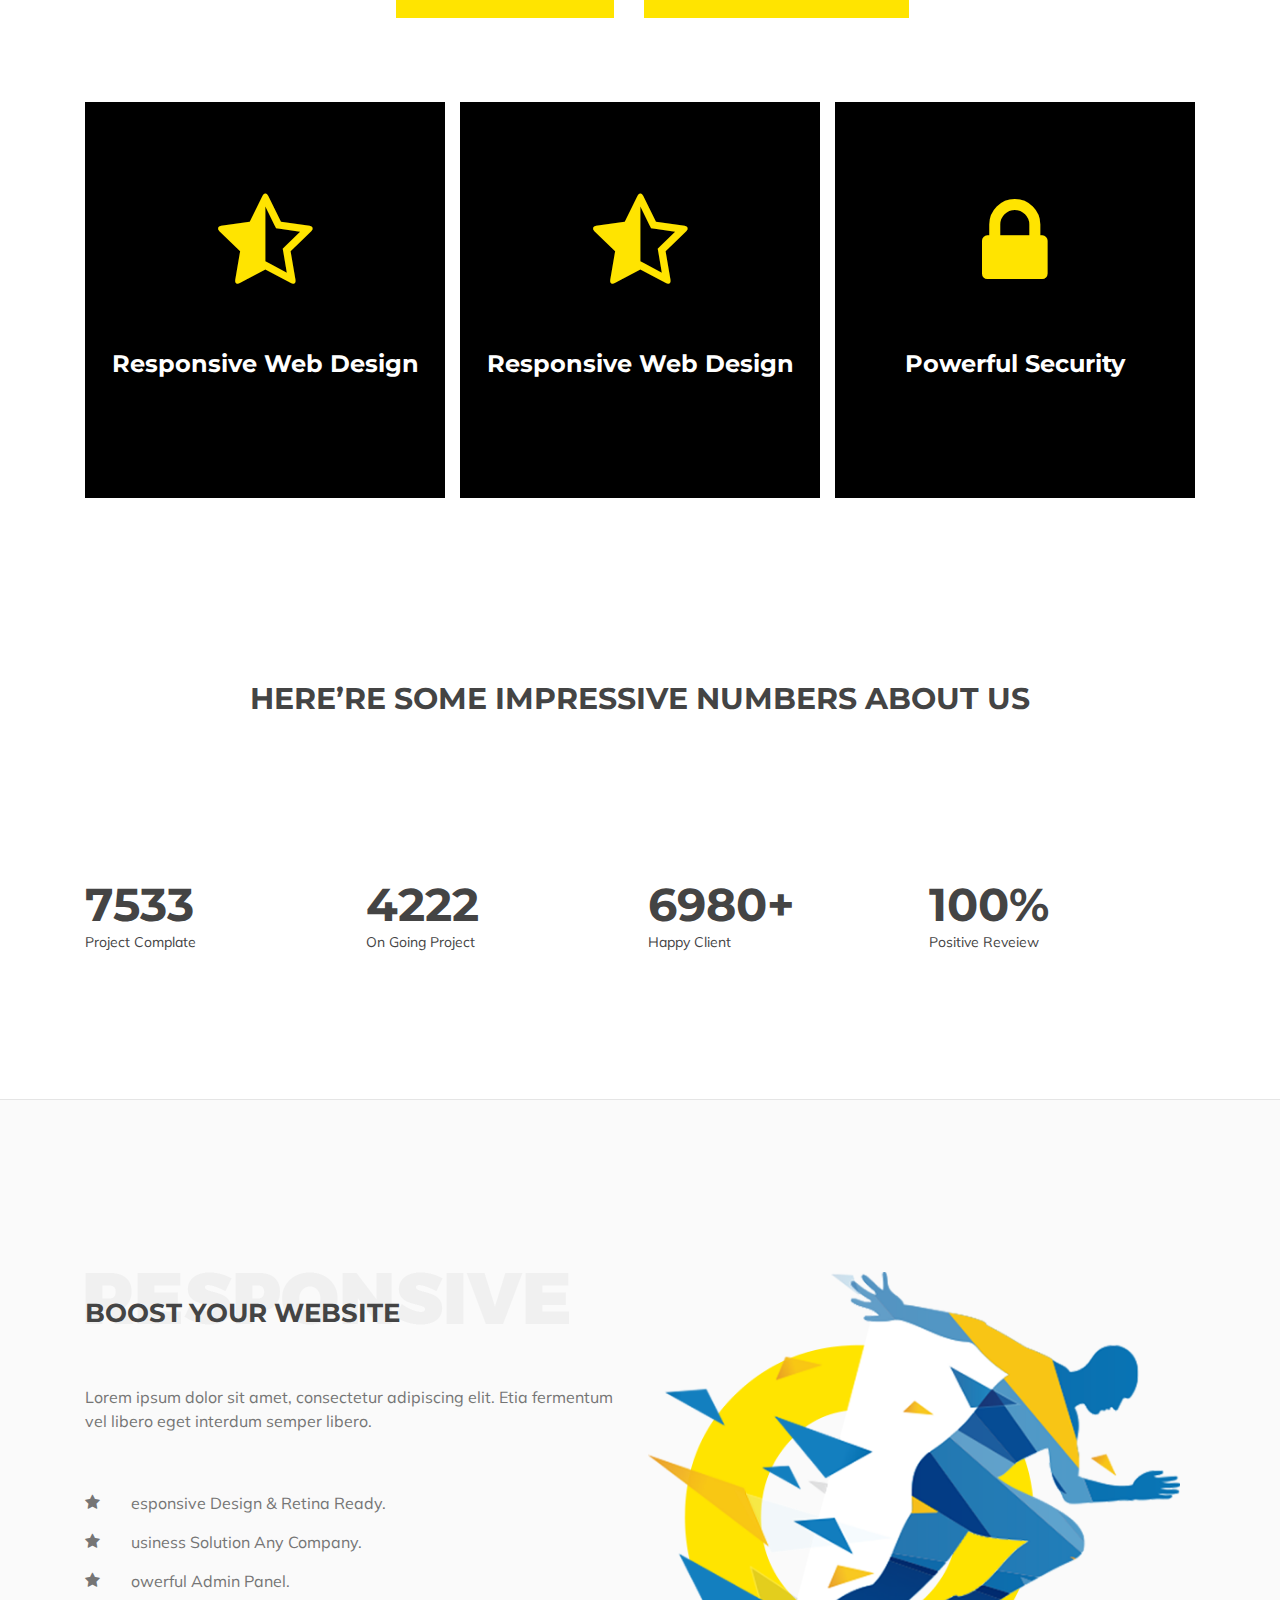
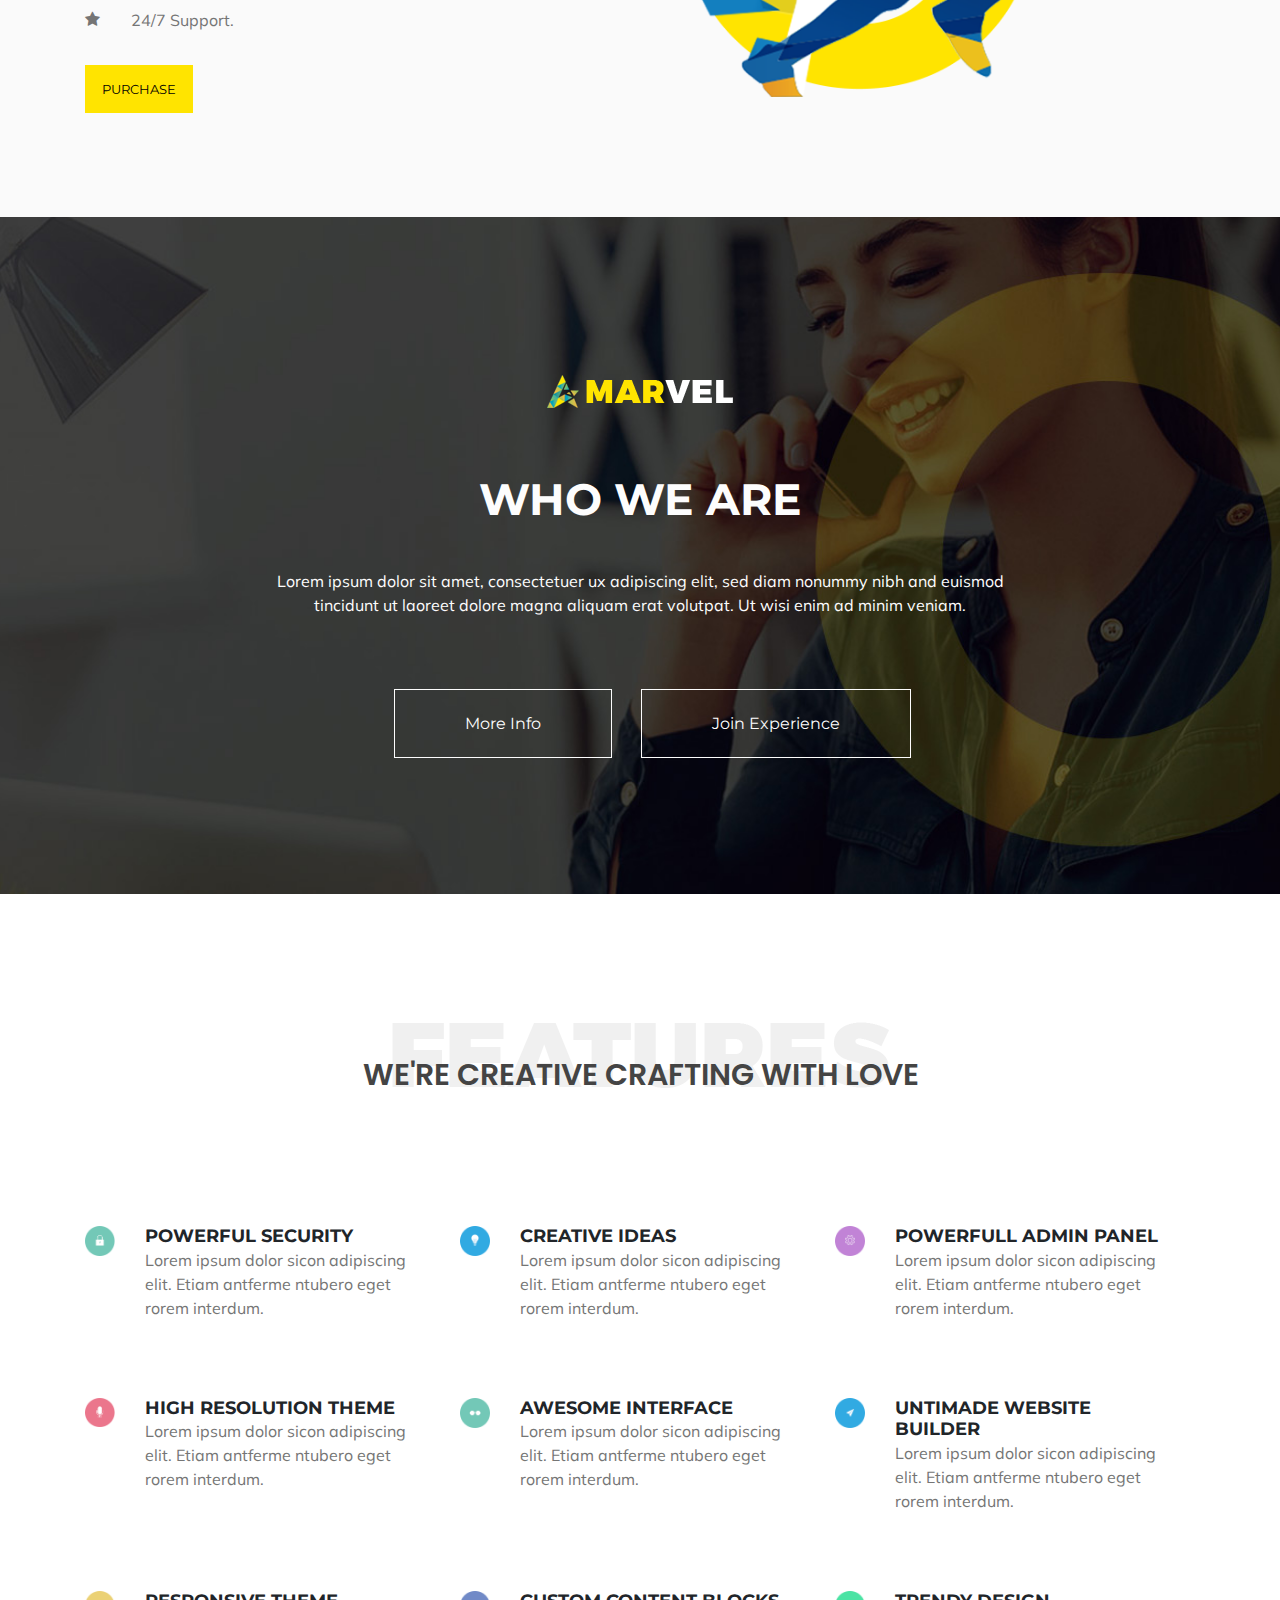
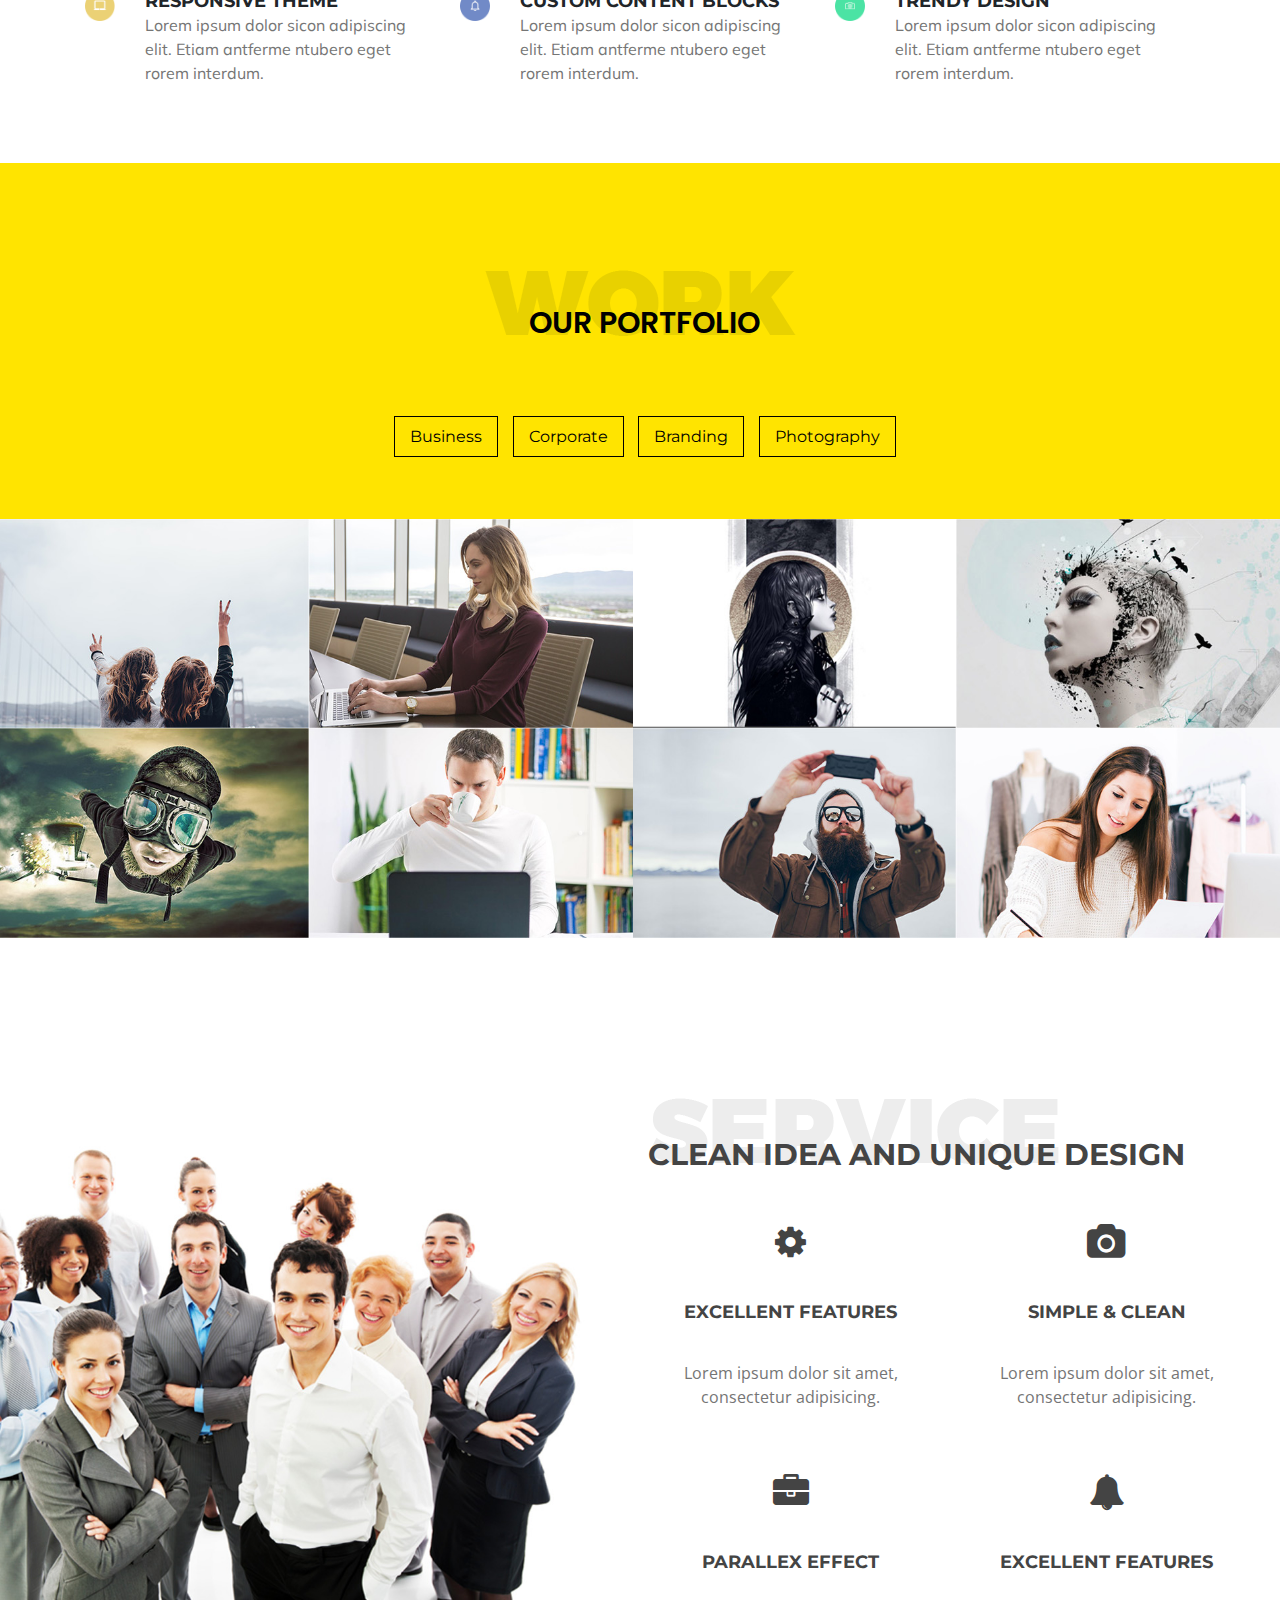
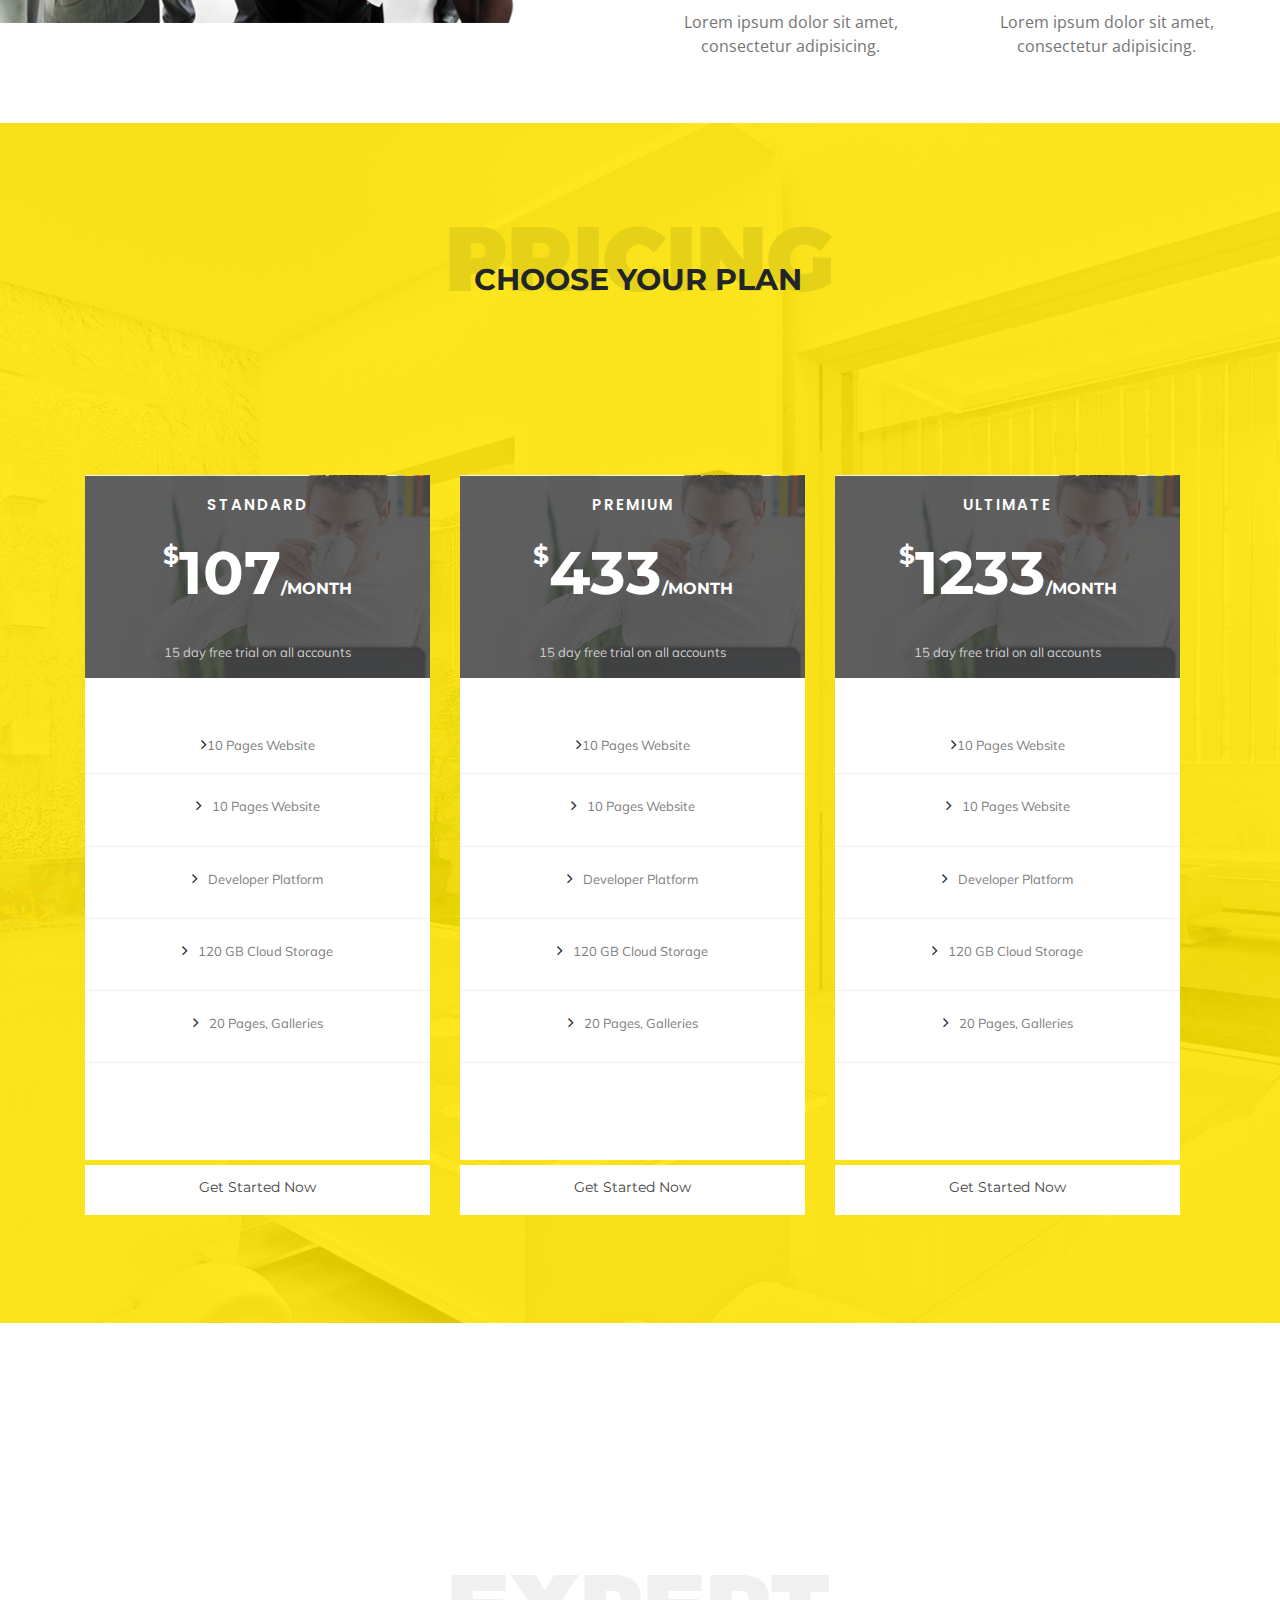
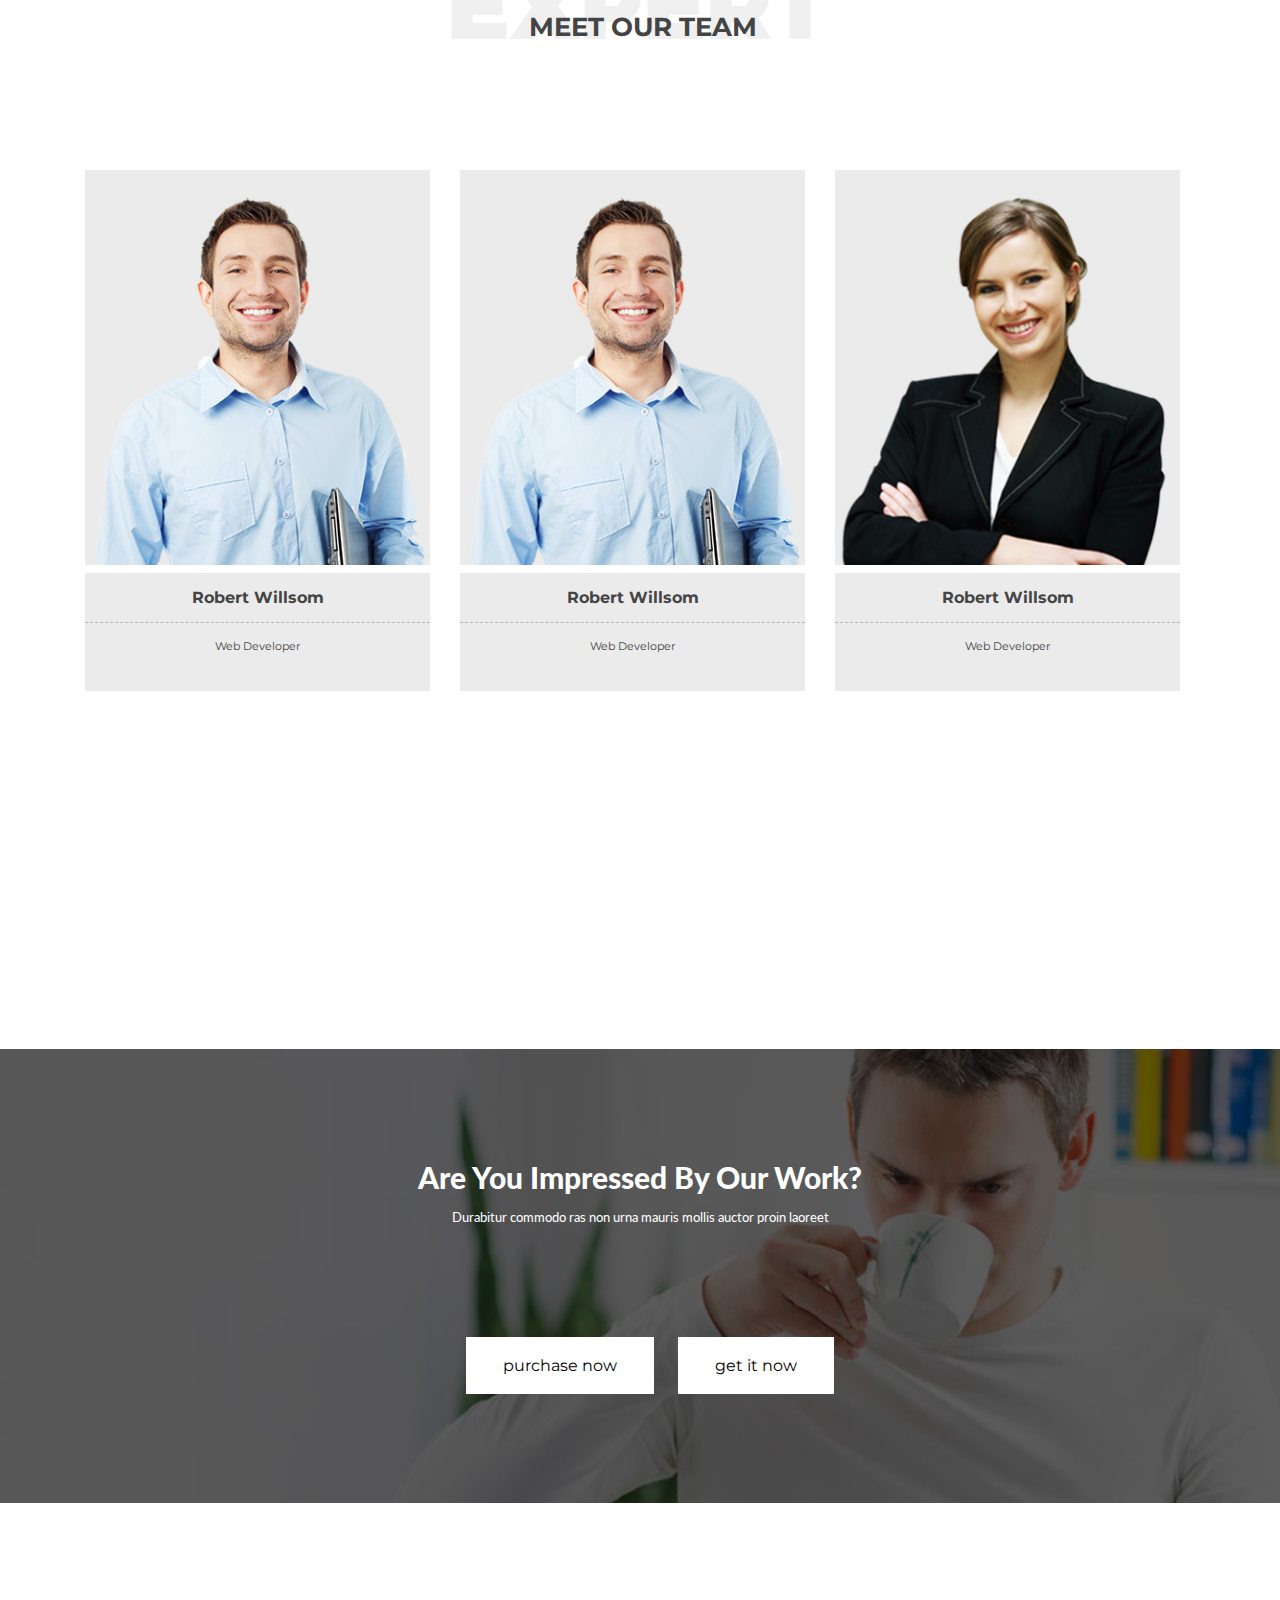
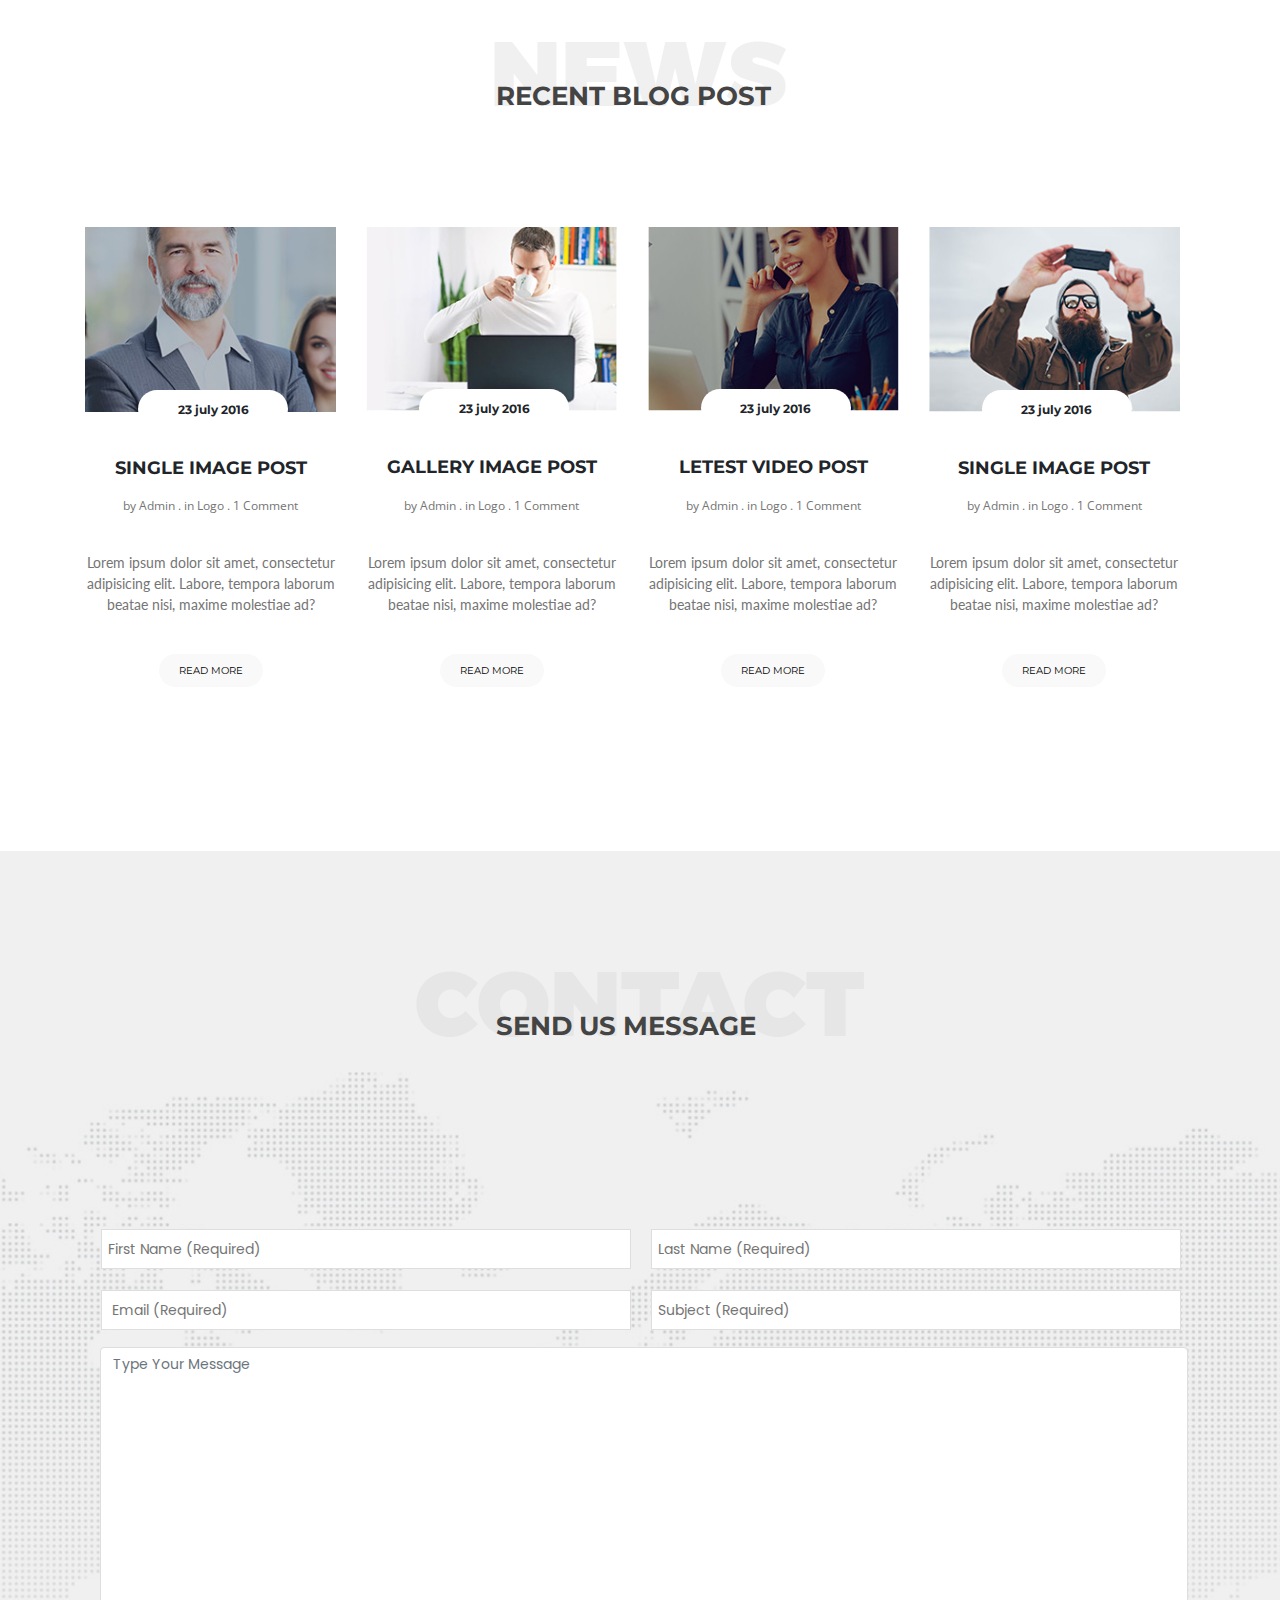
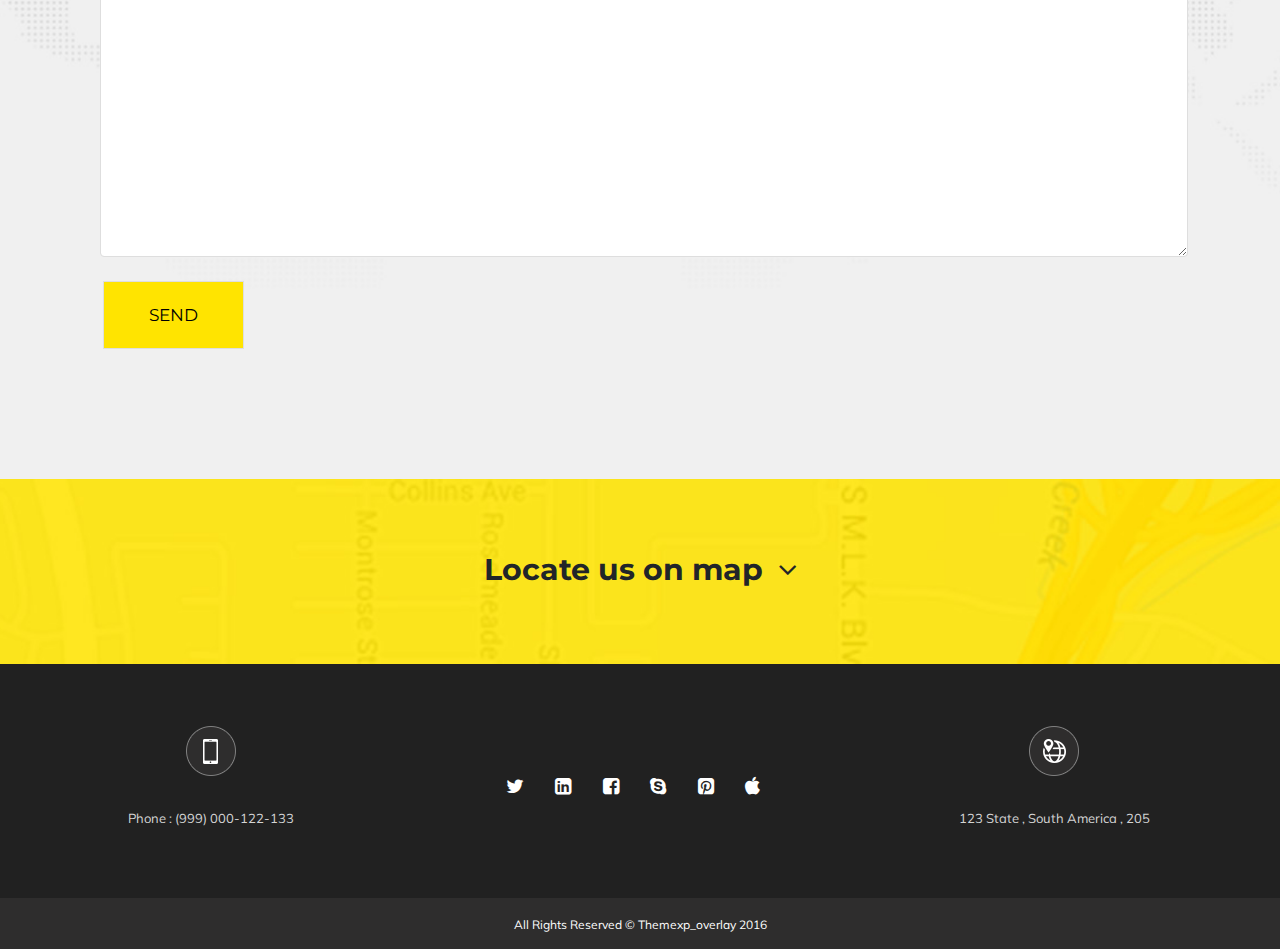
<file: final_project_3/index.html>
<!DOCTYPE html>
<html lang="en">
<head>
	<meta charset="UTF-8">
	<meta name="viewport" content="width=device-width, initial-scale=1, shrink-to-fit=no">
	<title>Final Project 3</title>
	<link rel="stylesheet" href="https://cdnjs.cloudflare.com/ajax/libs/font-awesome/4.7.0/css/font-awesome.min.css">
	<link rel="stylesheet" type="text/css" href="css/bootstrap.min.css">
	<link rel="stylesheet" type="text/css" href="css/style.css">
</head>
<body>
	<main>

		<!-- banner Part Starts -->
		<section id="banner" class="banner">
			<div class="container">
				<h1>CREATIVE <br>AND PROFESSIONAL</h1>
				<p>Use, by you or one client, in a single end product which end users are not charged for. Use, by <br>you or one client, in a single end product which end users are not charged for.</p>
				<a href="#">Contact us</a>
			</div>
		</section>

		<!-- banner Part Ends -->

		<!-- Header Part Starts -->
		<section class="header" class="header">
			<div class="container">
				<nav class="navbar navbar-expand-lg">
				  <a class="navbar-brand" href="#"><img src="img/logo.png" class="img-fluid"></a>
				  <button class="navbar-toggler" type="button" data-toggle="collapse" data-target="#navbarSupportedContent" aria-controls="navbarSupportedContent" aria-expanded="false" aria-label="Toggle navigation">
				    <span class="navbar-toggler-icon"><i class="fa fa-bars" aria-hidden="true"></i></span>
				  </button>

				  <div class="collapse navbar-collapse" id="navbarSupportedContent">
				    <ul class="navbar-nav ml-auto">
				      <li class="nav-item active">
				        <a class="nav-link" href="#">HOME <span class="sr-only">(current)</span></a>
				      </li>
				      <li class="nav-item">
				        <a class="nav-link" href="#">SERVICE</a>
				      </li>
				       <li class="nav-item">
				        <a class="nav-link" href="#">ABOUT</a>
				      </li>
				       <li class="nav-item">
				        <a class="nav-link" href="#portfolio">PROTFOLIO</a>
				      </li>
				       <li class="nav-item">
				        <a class="nav-link" href="#">PAGE</a>
				      </li>
				       <li class="nav-item">
				        <a class="nav-link" href="#">BLOG</a>
				      </li>
				       <li class="nav-item">
				        <a class="nav-link" href="#">CONTACT</a>
				      </li>
					</ul>
				  </div>
				</nav>
			</div>
		</section>

		<!-- Header Part Ends -->

		<!-- Portfolio Part Starts -->

		<section id="portfolio" class="portfolio">
			<div class="container">
				<div class="port_img text-center">
					<img src="img/ab_logo.png" class="img-fluid">
						<div class="port_con text-center">
							<h3>This is the one page polo</h3>
						</div>
						<div class="port_h">
							<p>Molestie ultricies quam. Donec at sem. Praesent pretium. Maorbi quis nulla vehicula felsd laoreet. Sed ullamcorper arcu ente. Sed tempus tempor cild  Nulla vierra ultrices magnal Nam rutrum congue diam.do eiusmod tempor incididunt ut dolore magna aliqua. Utdi eni ad minim veniam, quis nostrud exercitationconsequat.</p>
							<a href="#">More Info</a>
							<a href="#">Join Expreance</a>
						</div>
					</div>	
					<div class="content">
						<div class="row">
							<div class="col-lg-4 col-md-4 col-sm-12">
								<div class="port_con_box text-center">
									<i class="fa fa-star-half-o" aria-hidden="true"></i>
									<h3>Responsive Web Design</h3>
									<div class="port_overlay">
										<h4>Awesome Features</h4>
										<p>Lorem ipsum dolor sit amet, consectetur adipiscing elitelquam. Fusce quis nulla tincidunt interdum magna vitae.</p>
									</div>
								</div>
							</div>
							<div class="col-lg-4 col-md-4 col-sm-12">
								<div class="port_con_box text-center">
									<i class="fa fa-star-half-o" aria-hidden="true"></i>
									<h3>Responsive Web Design</h3>
									<div class="port_overlay">
										<h4>Awesome Features</h4>
										<p>Lorem ipsum dolor sit amet, consectetur adipiscing elitelquam. Fusce quis nulla tincidunt interdum magna vitae.</p>
									</div>
								</div>
							</div>
							<div class="col-lg-4 col-md-4 col-sm-12">
								<div class="port_con_box text-center">
									<i class="fa fa-lock" aria-hidden="true"></i>
									<h3>Powerful Security</h3>
									<div class="port_overlay">
										<h4>Awesome Features</h4>
										<p>Lorem ipsum dolor sit amet, consectetur adipiscing elitelquam. Fusce quis nulla tincidunt interdum magna vitae.</p>
									</div>
								</div>
							</div>
						</div>
					</div>
				<div class="ab_imp_h text-center">
					<h4>HERE’RE SOME IMPRESSIVE NUMBERS ABOUT US</h4>
				</div>
				<div class="row">
					<div class="col-lg-3 col-md-3 col-sm-6">
						<div class="ab_last">
							<h4>7533</h4>
							<p>Project Complate</p>
						</div>
					</div>
					<div class="col-lg-3 col-md-3 col-sm-6">
						<div class="ab_last">
							<h4>4222</h4>
							<p>On Going Project</p>
						</div>
					</div>
					<div class="col-lg-3 col-md-3 col-sm-6">
						<div class="ab_last">
							<h4>6980+</h4>
							<p>Happy Client</p>
						</div>
					</div>
					<div class="col-lg-3 col-md-3 col-sm-6">
						<div class="ab_last">
							<h4>100%</h4>
							<p>Positive Reveiew</p>
						</div>
					</div>
				</div>
			</div>
			
		</section>

		<!-- Portfolio Part Ends -->

		<!-- Boost Part Stats -->
		<hr>
		<section id="boost" class="boost">
			<div class="container">
				<div class="row">
					<div class="col-lg-6 col-md-6 col-sm-12">
						<div class="boost_h">
							<div class="boost_img">
								<img src="img/responsive.png" class="img-fluid">
								<div class="boost_h_con">
									<h4>Boost Your Website</h4>
								</div>	
									<p>Lorem ipsum dolor sit amet, consectetur adipiscing elit. Etia fermentum vel libero eget interdum semper libero.</p>
									<div class="boost_opt">
										<div class="row">
											<div class="col-lg-1 col-md-2 col-sm-2">
												<i class="fa fa-star" aria-hidden="true"></i>
											</div>
											<div class="col-lg-11 col-md-10 col-sm-10">
												<span>esponsive Design & Retina Ready.</span>
											</div>
											<div class="col-lg-1 col-md-2 col-sm-2">
												<i class="fa fa-star" aria-hidden="true"></i>
											</div>
											<div class="col-lg-11 col-md-10 col-sm-10">
												<span>usiness Solution Any Company.</span>
											</div>
											<div class="col-lg-1 col-md-2 col-sm-2">
												<i class="fa fa-star" aria-hidden="true"></i>
											</div>
											<div class="col-lg-11 col-md-10 col-sm-10">
												<span>owerful Admin Panel.</span>
											</div>
											<div class="col-lg-1 col-md-2 col-sm-2">
												<i class="fa fa-star" aria-hidden="true"></i>
											</div>
											<div class="col-lg-11 col-md-10 col-sm-10">
												<span>24/7 Support.</span>
											</div>
										</div>
									</div>
									<a href="#">PURCHASE</a>
							</div>
						</div>
					</div>
					<div class="col-lg-6 col-md-6 col-sm-12">
						<div class="boost_img_right">
							<img src="img/col-lg.png" class="img-fluid">
						</div>
					</div>
				</div>
			</div>
		</section>

		<!-- Boost Part Ends -->

		<!-- About Part Starts -->
		<section id="about" class="about">
			<div class="container">
				<div class="about_con text-center">
					<img src="img/logo.png" class="img-fluid">
					<h2>Who We Are</h2>
					<p>Lorem ipsum dolor sit amet, consectetuer ux adipiscing elit, sed diam nonummy nibh and euismod<br class="hide">tincidunt ut laoreet dolore magna aliquam erat volutpat. Ut wisi enim ad minim veniam.</p>
					<a href="#">More Info</a>
					<a href="#">Join Experience</a>
				</div>
			</div>
		</section>

		<!-- About Part Ends -->

		<!-- Features Part Starts -->
		<section id="feature" class="feature">
			<div class="container">
				<div class="f_head text-center">
					<div class="f_img">
						<img src="img/Features_logo.png" class="img-fluid">
						<div class="c_head">
							<h4>We're Creative Crafting With Love</h4>
						</div>
					</div>
				</div>
				<div class="row">
					<div class="col-lg-4 col-md-4 col-sm-6">
						<div class="feature_content">
							<div class="row">
								<div class="col-lg-2 col-md-4 col-sm-4">
									<img src="img/f_logo.png" class="img-fluid">
								</div>
								<div class="col-lg-10 col-md-8 col-sm-8">
									<h5>Powerful Security</h5>
									<p>Lorem ipsum dolor sicon adipiscing elit. Etiam antferme ntubero eget rorem interdum.</p>
								</div>
							</div>
						</div>
					</div>
					<div class="col-lg-4 col-md-4 col-sm-6">
						<div class="feature_content">
							<div class="row">
								<div class="col-lg-2 col-md-4 col-sm-4">
									<img src="img/f_logo2.png" class="img-fluid">
								</div>
								<div class="col-lg-10 col-md-8 col-sm-8">
									<h5>Creative Ideas</h5>
									<p>Lorem ipsum dolor sicon adipiscing elit. Etiam antferme ntubero eget rorem interdum.</p>
								</div>
							</div>
						</div>
					</div>
					<div class="col-lg-4 col-md-4 col-sm-6">
						<div class="feature_content">
							<div class="row">
								<div class="col-lg-2 col-md-4 col-sm-4">
									<img src="img/f_logo3.png" class="img-fluid">
								</div>
								<div class="col-lg-10 col-md-8 col-sm-8">
									<h5>Powerfull Admin Panel</h5>
									<p>Lorem ipsum dolor sicon adipiscing elit. Etiam antferme ntubero eget rorem interdum.</p>
								</div>
							</div>
						</div>
					</div>
					<div class="col-lg-4 col-md-4 col-sm-6">
						<div class="feature_content">
							<div class="row">
								<div class="col-lg-2 col-md-4 col-sm-4">
									<img src="img/f_logo4.png" class="img-fluid">
								</div>
								<div class="col-lg-10 col-md-8 col-sm-8">
									<h5>High Resolution Theme</h5>
									<p>Lorem ipsum dolor sicon adipiscing elit. Etiam antferme ntubero eget rorem interdum.</p>
								</div>
							</div>
						</div>
					</div>
					<div class="col-lg-4 col-md-4 col-sm-6">
						<div class="feature_content">
							<div class="row">
								<div class="col-lg-2 col-md-4 col-sm-4">
									<img src="img/f_logo5.png" class="img-fluid">
								</div>
								<div class="col-lg-10 col-md-8 col-sm-8">
									<h5>Awesome Interface</h5>
									<p>Lorem ipsum dolor sicon adipiscing elit. Etiam antferme ntubero eget rorem interdum.</p>
								</div>
							</div>
						</div>
					</div>
					<div class="col-lg-4 col-md-4 col-sm-6">
						<div class="feature_content">
							<div class="row">
								<div class="col-lg-2 col-md-4 col-sm-4">
									<img src="img/f_logo6.png" class="img-fluid">
								</div>
								<div class="col-lg-10 col-md-8 col-sm-8">
									<h5>Untimade Website Builder</h5>
									<p>Lorem ipsum dolor sicon adipiscing elit. Etiam antferme ntubero eget rorem interdum.</p>
								</div>
							</div>
						</div>
					</div>
					<div class="col-lg-4 col-md-4 col-sm-6">
						<div class="feature_content">
							<div class="row">
								<div class="col-lg-2 col-md-4 col-sm-4">
									<img src="img/f_logo7.png" class="img-fluid">
								</div>
								<div class="col-lg-10 col-md-8 col-sm-8">
									<h5>Responsive Theme</h5>
									<p>Lorem ipsum dolor sicon adipiscing elit. Etiam antferme ntubero eget rorem interdum.</p>
								</div>
							</div>
						</div>
					</div>
					<div class="col-lg-4 col-md-4 col-sm-6">
						<div class="feature_content">
							<div class="row">
								<div class="col-lg-2 col-md-4 col-sm-4">
									<img src="img/f_logo8.png" class="img-fluid">
								</div>
								<div class="col-lg-10 col-md-8 col-sm-8">
									<h5>CUSTOM CONTENT BLOCKS</h5>
									<p>Lorem ipsum dolor sicon adipiscing elit. Etiam antferme ntubero eget rorem interdum.</p>
								</div>
							</div>
						</div>
					</div>
					<div class="col-lg-4 col-md-4 col-sm-6">
						<div class="feature_content">
							<div class="row">
								<div class="col-lg-2 col-md-4 col-sm-4">
									<img src="img/f_logo9.png" class="img-fluid">
								</div>
								<div class="col-lg-10 col-md-8 col-sm-8">
									<h5>TRENDY DESIGN</h5>
									<p>Lorem ipsum dolor sicon adipiscing elit. Etiam antferme ntubero eget rorem interdum.</p>
								</div>
							</div>
						</div>
					</div>
				</div>
			</div>
		</section>

		<!-- Features Part Ends -->

		<!-- Work Part Starts -->
		<section id="work" class="work">
			<div class="container">
				<div class="w_head text-center">
					<div class="w_img">
						<img src="img/work_h.png" class="img-fluid">
						<div class="con_head">
							<h4>our portfolio</h4>
						</div>
					</div>
				</div>
				<div class="work_btn text-center">
					<a href="#">Business</a>
					<a href="#">Corporate</a>
					<a href="#">Branding</a>
					<a href="#">Photography</a>
				</div>
			</div>
			
		</section>
			<div class="container-fluid p-0">
				<div class="row">
					<div class="col-lg-3 col-md-3 col-sm-6 p-0">
						<div class="work_img">
							<img src="img/work_con.jpg" class="img-fluid w-100" >
							<div class="work_overlay">
								<div class="over_icon text-right">
									<i class="fa fa-link" aria-hidden="true"></i>
									<i class="fa fa-search" aria-hidden="true"></i>
								</div>
								<p class="pl-3">Fullwidth Slideshow<span>- Fashion</span></p>
							</div>
						</div>
					</div>
					<div class="col-lg-3 col-md-3 col-sm-6 p-0">
						<div class="work_img">
							<img src="img/work_con2.jpg" class="img-fluid w-100">
							<div class="work_overlay">
								<div class="over_icon text-right">
									<i class="fa fa-link" aria-hidden="true"></i>
									<i class="fa fa-search" aria-hidden="true"></i>
								</div>
								<p class="pl-2">Fullwidth Slideshow<span>- Fashion</span></p>
							</div>
						</div>
					</div>
					<div class="col-lg-3 col-md-3 col-sm-6 p-0">
						<div class="work_img">
							<img src="img/work_con3.jpg" class="img-fluid w-100">
							<div class="work_overlay">
								<div class="over_icon text-right">
									<i class="fa fa-link" aria-hidden="true"></i>
									<i class="fa fa-search" aria-hidden="true"></i>
								</div>
								<p class="pl-2">Fullwidth Slideshow<span>- Fashion</span></p>
							</div>
						</div>
					</div>
					<div class="col-lg-3 col-md-3 col-sm-6 p-0">
						<div class="work_img">
							<img src="img/work_con4.jpg" class="img-fluid w-100">
							<div class="work_overlay">
								<div class="over_icon text-right">
									<i class="fa fa-link" aria-hidden="true"></i>
									<i class="fa fa-search" aria-hidden="true"></i>
								</div>
								<p class="pl-2">Fullwidth Slideshow<span>- Fashion</span></p>
							</div>
						</div>
					</div>
					<div class="col-lg-3 col-md-3 col-sm-6 p-0">
						<div class="work_img">
							<img src="img/work_con5.jpg" class="img-fluid w-100">
							<div class="work_overlay">
								<div class="over_icon text-right">
									<i class="fa fa-link" aria-hidden="true"></i>
									<i class="fa fa-search" aria-hidden="true"></i>
								</div>
								<p class="pl-3">Fullwidth Slideshow<span>- Fashion</span></p>
							</div>
						</div>
					</div>
					<div class="col-lg-3 col-md-3 col-sm-6 p-0">
						<div class="work_img">
							<img src="img/work_con6.jpg" class="img-fluid w-100">
							<div class="work_overlay">
								<div class="over_icon text-right">
									<i class="fa fa-link" aria-hidden="true"></i>
									<i class="fa fa-search" aria-hidden="true"></i>
								</div>
								<p class="pl-2">Fullwidth Slideshow<span>- Fashion</span></p>
							</div>
						</div>
					</div>
					<div class="col-lg-3 col-md-3 col-sm-6 p-0">
						<div class="work_img">
							<img src="img/work_con7.jpg" class="img-fluid w-100">
							<div class="work_overlay">
								<div class="over_icon text-right">
									<i class="fa fa-link" aria-hidden="true"></i>
									<i class="fa fa-search" aria-hidden="true"></i>
								</div>
								<p class="pl-2">Fullwidth Slideshow<span>- Fashion</span></p>
							</div>
						</div>
					</div>
					<div class="col-lg-3 col-md-3 col-sm-6 p-0">
						<div class="work_img">
							<img src="img/work_con8.jpg" class="img-fluid w-100">
							<div class="work_overlay">
								<div class="over_icon text-right">
									<i class="fa fa-link" aria-hidden="true"></i>
									<i class="fa fa-search" aria-hidden="true"></i>
								</div>
								<p class="pl-2">Fullwidth Slideshow<span>- Fashion</span></p>
							</div>
						</div>
					</div>
				</div>
			</div>




		<!-- Work Part Ends -->

		<!-- Service Part Starts -->
		<section id="service" class="service">
			<div class="row">
				<div class="col-lg-6 col-md-6 col-sm-12">
					<div class="left_img">
						<img src="img/service.jpg" class="img-fluid">
					</div>
				</div>	
				<div class="col-lg-6 col-md-6 col-sm-12">
					<div class="ser_h">
						<div class="ser_img">
							<img src="img/service_logo.png" class="img-fluid">
							<div class="ser_con">
								<h3>CLEAN IDEA AND UNIQUE DESIGN</h3>
							</div>
						</div>
					</div>
					<div class="row">
						<div class="col-lg-6 col-md-6 col-sm-6">
							<div class="right_con text-center">
								<i class="fa fa-cog" aria-hidden="true"></i>
								<h5>Excellent Features</h5>
								<p>Lorem ipsum dolor sit amet,<br>consectetur adipisicing.</p>
							</div>
						</div>
						<div class="col-lg-6 col-md-6 col-sm-6">
							<div class="right_con text-center">
								<i class="fa fa-camera" aria-hidden="true"></i>
								<h5>Simple & Clean</h5>
								<p>Lorem ipsum dolor sit amet,<br>consectetur adipisicing.</p>
							</div>
						</div>
						<div class="col-lg-6 col-md-6 col-sm-6">
							<div class="right_con text-center">
								<i class="fa fa-briefcase" aria-hidden="true"></i>
								<h5>parallex effect</h5>
								<p>Lorem ipsum dolor sit amet,<br>consectetur adipisicing.</p>
							</div>
						</div>
						<div class="col-lg-6 col-md-6 col-sm-6">
							<div class="right_con text-center">
								<i class="fa fa-bell" aria-hidden="true"></i>
								<h5>Excellent Features</h5>
								<p>Lorem ipsum dolor sit amet,<br>consectetur adipisicing.</p>
							</div>
						</div>
					</div>
				</div>
			</div>
		</section>


		<!-- Service Part Ends -->

		<!-- Pricing Part Starts -->
		<section id="pricing" class="pricing">
			<div class="container">
				<div class="pricing_h text-center">
					<div class="pricing_img">
						<img src="img/pricing_logo.png" class="img-fluid">
						<div class="pricing_h_con">
							<h4>CHOOSE YOUR PLAN</h4>
						</div>	
					</div>
				</div>
				<div class="row">
					<div class="col-lg-4 col-md-4 col-sm-4">
						<div class="pricing_list text-center">
							<img src="img/pricing_con.jpg" class="img-fluid">
							<div class="pricing_overlay">
								<h5>Standard</h5>
								<h6><span><sup>$</sup>107</span>/MONTH</h6>
								<p>15 day free trial on all accounts</p>
							</div>
						</div>
						<div class="options">
							<div class="options_a text-center">
								<div class="con">
									<i class="fa fa-angle-right" aria-hidden="true"></i><span>10 Pages Website</span>
								</div>
							</div>
							<div class="option_b">
								<div class="con_b text-center">
									<i class="fa fa-angle-right" aria-hidden="true"></i><span>10 Pages Website</span>
								</div>
							</div>
							<div class="option_b">
								<div class="con_b text-center">
									<i class="fa fa-angle-right" aria-hidden="true"></i><span>Developer Platform</span>
								</div>
							</div>
							<div class="option_b">
								<div class="con_b text-center">
									<i class="fa fa-angle-right" aria-hidden="true"></i><span>120 GB Cloud Storage</span>
								</div>
							</div>
							<div class="option_b">
								<div class="con_b text-center">
									<i class="fa fa-angle-right" aria-hidden="true"></i><span>20 Pages, Galleries</span>
								</div>
							</div>
						</div>
						<div class="pricing_start">
							<p>Get Started Now</p>
						</div>
					</div>
					<div class="col-lg-4 col-md-4 col-sm-4">
						<div class="pricing_list text-center">
							<img src="img/pricing_con.jpg" class="img-fluid">
							<div class="pricing_overlay">
								<h5>Premium</h5>
								<h6><span><sup>$</sup>433</span>/MONTH</h6>
								<p>15 day free trial on all accounts</p>
							</div>
						</div>
						<div class="options">
							<div class="options_a text-center">
								<div class="con">
									<i class="fa fa-angle-right" aria-hidden="true"></i><span>10 Pages Website</span>
								</div>
							</div>
							<div class="option_b">
								<div class="con_b text-center">
									<i class="fa fa-angle-right" aria-hidden="true"></i><span>10 Pages Website</span>
								</div>
							</div>
							<div class="option_b">
								<div class="con_b text-center">
									<i class="fa fa-angle-right" aria-hidden="true"></i><span>Developer Platform</span>
								</div>
							</div>
							<div class="option_b">
								<div class="con_b text-center">
									<i class="fa fa-angle-right" aria-hidden="true"></i><span>120 GB Cloud Storage</span>
								</div>
							</div>
							<div class="option_b">
								<div class="con_b text-center">
									<i class="fa fa-angle-right" aria-hidden="true"></i><span>20 Pages, Galleries</span>
								</div>
							</div>
						</div>
						<div class="pricing_start">
							<p>Get Started Now</p>
						</div>
					</div>
					<div class="col-lg-4 col-md-4 col-sm-4">
						<div class="pricing_list text-center">
							<img src="img/pricing_con.jpg" class="img-fluid">
							<div class="pricing_overlay">
								<h5>ultimate</h5>
								<h6><span><sup>$</sup>1233</span>/MONTH</h6>
								<p>15 day free trial on all accounts</p>
							</div>
						</div>
						<div class="options">
							<div class="options_a text-center">
								<div class="con">
									<i class="fa fa-angle-right" aria-hidden="true"></i><span>10 Pages Website</span>
								</div>
							</div>
							<div class="option_b">
								<div class="con_b text-center">
									<i class="fa fa-angle-right" aria-hidden="true"></i><span>10 Pages Website</span>
								</div>
							</div>
							<div class="option_b">
								<div class="con_b text-center">
									<i class="fa fa-angle-right" aria-hidden="true"></i><span>Developer Platform</span>
								</div>
							</div>
							<div class="option_b">
								<div class="con_b text-center">
									<i class="fa fa-angle-right" aria-hidden="true"></i><span>120 GB Cloud Storage</span>
								</div>
							</div>
							<div class="option_b">
								<div class="con_b text-center">
									<i class="fa fa-angle-right" aria-hidden="true"></i><span>20 Pages, Galleries</span>
								</div>
							</div>
						</div>
						<div class="pricing_start">
							<p>Get Started Now</p>
						</div>
					</div>
				</div>
			</div>
		</section>


		<!-- Pricing Part Ends -->

		<!-- Experts Part Starts -->

		<section id="expert" class="expert">
			<div class="container">
				<div class="expert_h text-center">
					<div class="expert_img">
						<img src="img/expert_logo.png" class="img-fluid">
						<div class="expert_h_con">
							<h4>Meet our team</h4>
						</div>	
					</div>
				</div>
				<div class="row">
					<div class="col-lg-4 col-md-4 col-sm-4">
						<div class="expert_con">
							<div class="exp_img">
								<img src="img/team.jpg" class="img-fluid">
								<div class="exp_overlay text-center">
									<h3>Robert Willsom</h3>
									<h5>Web Developer</h5>
									<p>Lorem ipsum dolor sit amet, nemore latine <br class="hide">graecis id est, omnium latine eu per. Has<br class="hide"> ne illud appetere fabellas, ne quaeque <br class="hide">nominati mea.</p>
									<div class="over_btn">
										<a href="#"><i class="fa fa-twitter" aria-hidden="true"></i></a>
										<a href="#"><i class="fa fa-linkedin-square" aria-hidden="true"></i></a>
										<a href="#"><i class="fa fa-facebook-square" aria-hidden="true"></i></a>
										<a href="#"><i class="fa fa-skype" aria-hidden="true"></i></a>
										<a href="#"><i class="fa fa-pinterest-square" aria-hidden="true"></i></a>
										<a href="#"><i class="fa fa-apple" aria-hidden="true"></i></a>
									</div>
								</div>
							</div>
							<div class="exp_name text-center">
								<h5>Robert Willsom</h5>
								<p>Web Developer</p>
							</div>
						</div>
					</div>
					<div class="col-lg-4 col-md-4 col-sm-4">
						<div class="expert_con">
							<div class="exp_img">
								<img src="img/team.jpg" class="img-fluid">
								<div class="exp_overlay text-center">
									<h3>Robert Willsom</h3>
									<h5>Web Developer</h5>
									<p>Lorem ipsum dolor sit amet, nemore latine <br class="hide">graecis id est, omnium latine eu per. Has<br class="hide"> ne illud appetere fabellas, ne quaeque <br class="hide">nominati mea.</p>
									<div class="over_btn">
										<a href="#"><i class="fa fa-twitter" aria-hidden="true"></i></a>
										<a href="#"><i class="fa fa-linkedin-square" aria-hidden="true"></i></a>
										<a href="#"><i class="fa fa-facebook-square" aria-hidden="true"></i></a>
										<a href="#"><i class="fa fa-skype" aria-hidden="true"></i></a>
										<a href="#"><i class="fa fa-pinterest-square" aria-hidden="true"></i></a>
										<a href="#"><i class="fa fa-apple" aria-hidden="true"></i></a>
									</div>
								</div>
							</div>
							<div class="exp_name text-center">
								<h5>Robert Willsom</h5>
								<p>Web Developer</p>
							</div>
						</div>
					</div>
					<div class="col-lg-4 col-md-4 col-sm-4">
						<div class="expert_con">
							<div class="exp_img">
								<img src="img/team2.jpg" class="img-fluid">
								<div class="exp_overlay text-center">
									<h3>Robert Willsom</h3>
									<h5>Web Developer</h5>
									<p>Lorem ipsum dolor sit amet, nemore latine <br class="hide">graecis id est, omnium latine eu per. Has<br class="hide"> ne illud appetere fabellas, ne quaeque <br class="hide">nominati mea.</p>
									<div class="over_btn">
										<a href="#"><i class="fa fa-twitter" aria-hidden="true"></i></a>
										<a href="#"><i class="fa fa-linkedin-square" aria-hidden="true"></i></a>
										<a href="#"><i class="fa fa-facebook-square" aria-hidden="true"></i></a>
										<a href="#"><i class="fa fa-skype" aria-hidden="true"></i></a>
										<a href="#"><i class="fa fa-pinterest-square" aria-hidden="true"></i></a>
										<a href="#"><i class="fa fa-apple" aria-hidden="true"></i></a>
									</div>
								</div>
							</div>
							<div class="exp_name text-center">
								<h5>Robert Willsom</h5>
								<p>Web Developer</p>
							</div>
						</div>
					</div>
				</div>
			</div>
		</section>

		<!-- Experts Part Ends -->

		<!-- Impressed Part Starts -->
		<section class="impressed" class="impressed">
			<div class="container">
				<div class="imp_con text-center">
					<h2>Are You Impressed By Our Work?</h2>
					<p>Durabitur commodo ras non urna mauris mollis auctor proin laoreet</p>
					<a href="#">purchase now</a>
					<a href="#">get it now</a>
				</div>
			</div>
		</section>


		<!-- Impressed Part Ends -->

		<!-- News Part Starts -->

		<section id="news" class="news">
			<div class="container">
				<div class="news_h text-center">
					<div class="news_img">
						<img src="img/news.png" class="img-fluid">
						<div class="news_h_con">
							<h4>recent blog post</h4>
						</div>	
					</div>
				</div>
				<div class="row">
					<div class="col-lg-3 col-md-6 col-sm-6">
						<div class="news_con">
							<div class="news_con_img">
								<img src="img/news_con.jpg" class="img-fluid">
								<div class="news_overlay text-center">
									<h6>23 july 2016</h6>
								</div>
							</div>
						</div>
						<div class="news_paragraph text-center">
							<h4>Single Image Post</h4>
							<span>by Admin . in Logo . 1 Comment</span>
							<p>Lorem ipsum dolor sit amet, consectetur adipisicing elit. Labore, tempora laborum beatae nisi, maxime molestiae ad?</p>
							<a href="#">Read More</a>
						</div>
					</div>
					<div class="col-lg-3 col-md-6 col-sm-6">
						<div class="news_con">
							<div class="news_con_img">
								<img src="img/news_con2.jpg" class="img-fluid">
								<div class="news_overlay text-center">
									<h6>23 july 2016</h6>
								</div>
							</div>
						</div>
						<div class="news_paragraph text-center">
							<h4>gallery Image Post</h4>
							<span>by Admin . in Logo . 1 Comment</span>
							<p>Lorem ipsum dolor sit amet, consectetur adipisicing elit. Labore, tempora laborum beatae nisi, maxime molestiae ad?</p>
							<a href="#">Read More</a>
						</div>
					</div>
					<div class="col-lg-3 col-md-6 col-sm-6">
						<div class="news_con">
							<div class="news_con_img">
								<img src="img/news_con3.jpg" class="img-fluid">
								<div class="news_overlay text-center">
									<h6>23 july 2016</h6>
								</div>
							</div>
						</div>
						<div class="news_paragraph text-center">
							<h4>Letest video Post</h4>
							<span>by Admin . in Logo . 1 Comment</span>
							<p>Lorem ipsum dolor sit amet, consectetur adipisicing elit. Labore, tempora laborum beatae nisi, maxime molestiae ad?</p>
							<a href="#">Read More</a>
						</div>
					</div>
					<div class="col-lg-3 col-md-6 col-sm-6">
						<div class="news_con">
							<div class="news_con_img">
								<img src="img/news_con4.jpg" class="img-fluid">
								<div class="news_overlay text-center">
									<h6>23 july 2016</h6>
								</div>
							</div>
						</div>
						<div class="news_paragraph text-center">
							<h4>Single Image Post</h4>
							<span>by Admin . in Logo . 1 Comment</span>
							<p>Lorem ipsum dolor sit amet, consectetur adipisicing elit. Labore, tempora laborum beatae nisi, maxime molestiae ad?</p>
							<a href="#">Read More</a>
						</div>
					</div>
				</div>
			</div>
		</section>


		<!-- News Part Ends -->

		<!-- Contact Part Starts -->
		<section id="contact" class="contact">
			<div class="container">
				<div class="contact_h text-center">
					<div class="contact_img">
						<img src="img/contact_logo.png" class="img-fluid">
						<div class="contact_h_con">
							<h4>send us message</h4>
						</div>	
					</div>
				</div>
				<div class="contact_form">	
					<form>
						<input type="text" name="firstname" placeholder=" First Name (Required)">
						<input type="text" name="lasttname" placeholder=" Last Name (Required)">
						<input type="email" name="email" placeholder="  Email (Required)">
						<input type="text" name="subject" placeholder=" Subject (Required)">
						 <div class="form-group">
						    <textarea class="form-control" id="exampleFormControlTextarea1" rows="3" placeholder="Type Your Message"></textarea>
						 </div>

					</form>
				</div>
				<a href="#">SEND</a>

			</div>
		</section>

		<!-- Contact Part Ends -->

		<!-- Map Part Starts -->

		<section id="map" class="map">
			<div class="container">
				<div class="map_con text-center">
					<span>Locate us on map<i class="fa fa-angle-down" aria-hidden="true"></i></span>
				</div>
			</div>
		</section>


		<!-- Map Part Ends -->

		<!-- footer Part Starts -->

		<section id="footer" class="footer">
			<div class="container">
				<div class="row">
					<div class="col-lg-3 col-md-3 col-sm-3">
						<div class="f_con text-center">
							<img src="img/footer_icon.png" class="img-fluid">
							<p>Phone : (999) 000-122-133</p>
						</div>
					</div>
					<div class="col-lg-6 col-md-6 col-sm-6">
						<div class="f_con text-center">
							<div class="f_btn">
								<a href="#"><i class="fa fa-twitter" aria-hidden="true"></i></a>
								<a href="#"><i class="fa fa-linkedin-square" aria-hidden="true"></i></a>
								<a href="#"><i class="fa fa-facebook-square" aria-hidden="true"></i></a>
								<a href="#"><i class="fa fa-skype" aria-hidden="true"></i></a>
								<a href="#"><i class="fa fa-pinterest-square" aria-hidden="true"></i></a>
								<a href="#"><i class="fa fa-apple" aria-hidden="true"></i></a>
							</div>
						</div>
					</div>
					<div class="col-lg-3 col-md-3 col-sm-3">
						<div class="f_con text-center">
							<img src="img/footer_icon2.png" class="img-fluid">
							<p>123 State , South America , 205</p>
						</div>
					</div>
				</div>
			</div>
		</section>

		<!-- footer Part Ends -->

		<!-- footer end Part Starts -->

		<section id="footer_end" class="footer_end">
			<div class="container">
				<div class="f_end text-center">
					<p>All Rights Reserved © Themexp_overlay 2016</p>
				</div>
			</div>
		</section>





		<!-- footer end Part Ends -->






		
	</main>




	<script type="text/javascript" src="js/jquery-3.4.1.min.js"></script>
	<script type="text/javascript" src="js/popper.min.js"></script>
	<script type="text/javascript" src="js/bootstrap.min.js"></script>
</body>
</html>
</file>
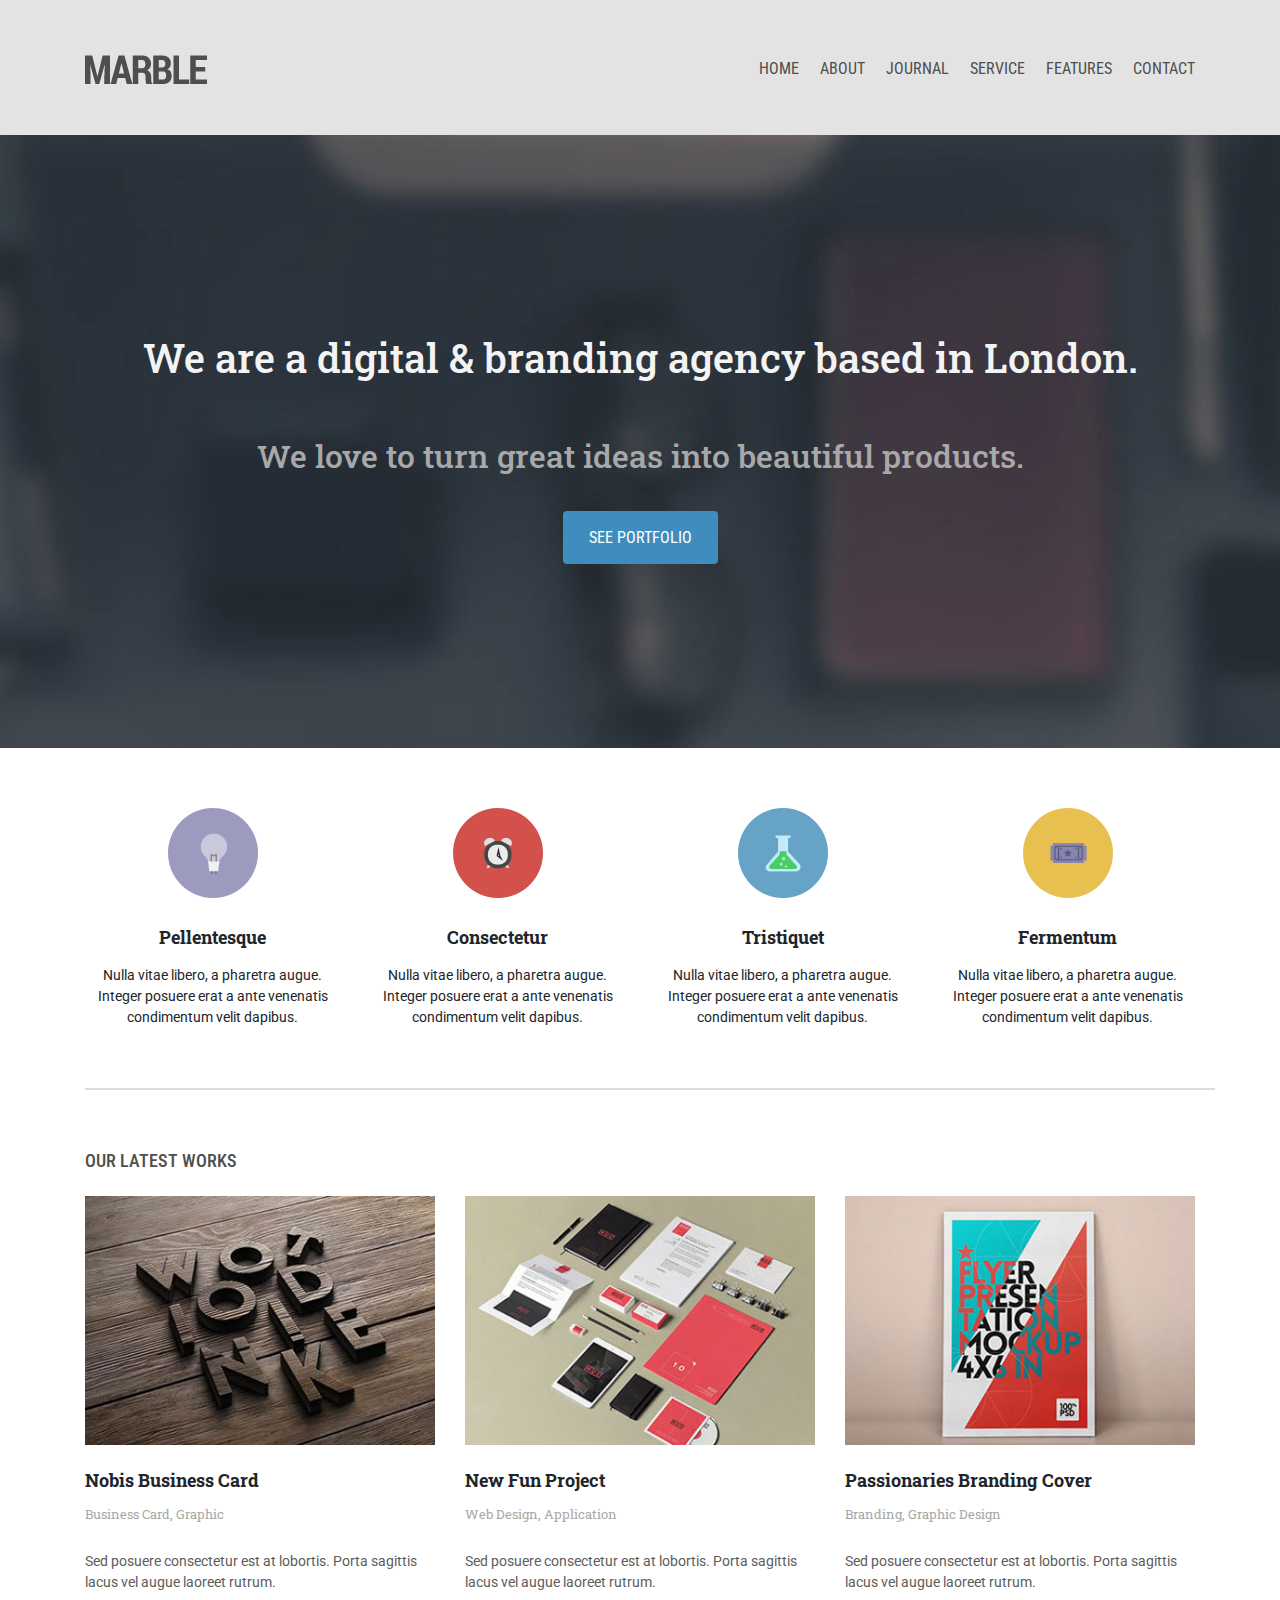
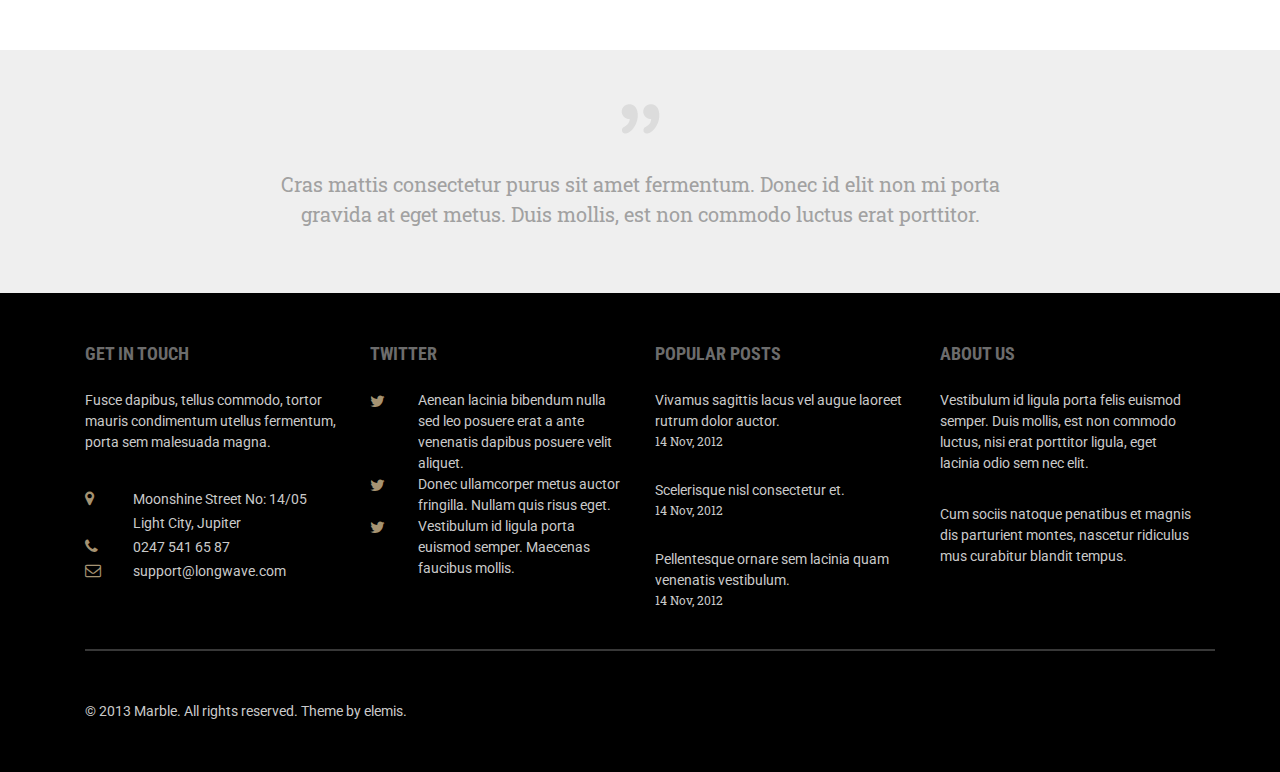
<file: Marble/index.html>
<!DOCTYPE html>
<html lang="en">
<head>
	<meta charset="UTF-8">
	<meta name="viewport" content="width=device-width, initial-scale=1, shrink-to-fit=no">
	<title>Marble</title>
	<link rel="stylesheet" href="https://cdnjs.cloudflare.com/ajax/libs/font-awesome/4.7.0/css/font-awesome.min.css">
	<link rel="stylesheet" type="text/css" href="css/bootstrap.min.css">
	<link rel="stylesheet" type="text/css" href="css/style.css">
</head>
<body>
	<main>

		<!-- Header Part Starts -->
		<section id="header" class="header">
			<div class="container">
				<nav class="navbar navbar-expand-lg p-0">
				  <a class="navbar-brand" href="#"><img src="images/logo.png" class="img-fluid"></a>
				  <button class="navbar-toggler" type="button" data-toggle="collapse" data-target="#navbarSupportedContent" aria-controls="navbarSupportedContent" aria-expanded="false" aria-label="Toggle navigation">
				    <span class="navbar-toggler-icon"><i class="fa fa-bars" aria-hidden="true"></i></span>
				  </button>

				  <div class="collapse navbar-collapse" id="navbarSupportedContent">
				    <ul class="navbar-nav ml-auto">
				      <li class="nav-item active">
				        <a class="nav-link" href="#">HOME <span class="sr-only">(current)</span></a>
				      </li>
				      <li class="nav-item">
				        <a class="nav-link" href="#">ABOUT</a>
				      </li>
				       <li class="nav-item">
				        <a class="nav-link" href="#">JOURNAL</a>
				      </li>
				       <li class="nav-item">
				        <a class="nav-link" href="#">SERVICE</a>
				      </li>
				       <li class="nav-item">
				        <a class="nav-link" href="#">FEATURES</a>
				      </li>
				       <li class="nav-item">
				        <a class="nav-link" href="#">CONTACT</a>
				      </li>
				      
				   
				</nav>
			</div>
		</section>
		<!-- Header Part Ends -->
		<!-- Banner Part Starts -->


		<section id="banner" class="banner">
			<div class="container">
				<div class="banner_con text-center">
					<h1>We are a digital & branding agency based in London.</h1>
					<h2>We love to turn great ideas into beautiful products.</h2>
					<a class="b_btn" href="#">SEE PORTFOLIO	</a>
				</div>
			</div>
		</section>

		<!-- Banner Part Ends -->
		<!-- Journal Part Starts -->

		<section id="journal" class="journal">
			<div class="container">
				<div class="row">
					<div class="col-lg-3 col-md-3 col-sm-6">
						<div class="j_con text-center">
							<img class="ser_img" src="images/ser_1.png">
							<div class="ser_con">
								<h4>Pellentesque</h4>
								<p>Nulla vitae  libero, a pharetra augue. Integer posuere erat a ante venenatis condimentum velit dapibus. </p>
							</div>
						</div>
					</div>
					<div class="col-lg-3 col-md-3 col-sm-6">
						<div class="j_con text-center">
							<img class="ser_img" src="images/ser_2.png">
							<div class="ser_con">
								<h4>Consectetur</h4>
								<p>Nulla vitae  libero, a pharetra augue. Integer posuere erat a ante venenatis condimentum velit dapibus. </p>
							</div>
						</div>
					</div>
					<div class="col-lg-3 col-md-3 col-sm-6">
						<div class="j_con text-center">
							<img class="ser_img" src="images/ser_3.png">
							<div class="ser_con">
								<h4>Tristiquet</h4>
								<p>Nulla vitae  libero, a pharetra augue. Integer posuere erat a ante venenatis condimentum velit dapibus. </p>
							</div>
						</div>
					</div>
					<div class="col-lg-3 col-md-3 col-sm-6">
						<div class="j_con text-center">
							<img class="ser_img" src="images/ser_4.png">
							<div class="ser_con">
								<h4>Fermentum</h4>
								<p>Nulla vitae  libero, a pharetra augue. Integer posuere erat a ante venenatis condimentum velit dapibus. </p>
							</div>
						</div>
					</div>
				</div>
				<div class="br"></div>
			</div>
		</section>

		<!-- Journal Part Ends -->
		<!-- Works Part Starts -->

		<section id="works" class="works">
			<div class="container">
				<h4>Our Latest Works</h4>
				<div class="row">
					<div class="col-lg-4 col-md-4 col-sm-4">
						<div class="works_mr">
						<img src="images/works1.jpg" class="img-fluid">
						<h5>Nobis Business Card</h5>
						<span>Business Card, Graphic</span>
						<p>Sed posuere consectetur est at lobortis. Porta sagittis lacus vel augue laoreet rutrum.</p>	
						</div>
					</div>
					<div class="col-lg-4 col-md-4 col-sm-4">
						<div class="works_mr">
						<img src="images/works2.jpg" class="img-fluid">
						<h5>New Fun Project</h5>
						<span>Web Design, Application</span>
						<p>Sed posuere consectetur est at lobortis. Porta sagittis lacus vel augue laoreet rutrum.</p>	
						</div>
					</div>
					<div class="col-lg-4 col-md-4 col-sm-4">
						<div class="works_mr">
						<img src="images/works3.jpg" class="img-fluid">
						<h5>Passionaries Branding Cover</h5>
						<span>Branding, Graphic Design</span>
						<p>Sed posuere consectetur est at lobortis. Porta sagittis lacus vel augue laoreet rutrum.</p>	
						</div>
					</div>
				</div>
		</section>
		<!-- Works Part Ends -->
		<!-- feature Part Starts -->

		<section id="feature" class="feature">
			<div class="container">
				<div class="content text-center">
					<img src="images/koma.png">
					<p>Cras mattis consectetur purus sit amet fermentum. Donec id elit non mi porta<br> gravida at eget metus. Duis mollis, est non commodo luctus erat porttitor. </p>
				</div>
			</div>
		</section>

		<!-- feature Part Ends -->
		<!-- footer Part Starts -->
		
		<section id="footer" class="footer">
			<div class="container">
				<div class="row">
					<div class="col-lg-3 col-md-3 col-sm-6">
						<h6>Get In Touch</h6>
						<span class="para">Fusce dapibus, tellus commodo, tortor mauris condimentum utellus fermentum, porta sem malesuada magna.</span>
						<div class="row">
							<div class="col-lg-2 col-md-2 col-sm-2">
							<i class="fa fa-map-marker" aria-hidden="true"></i>
							</div>
							<div class="col-lg-10 col-md-10 col-sm-10">
							<a href="#">Moonshine Street No: 14/05 Light City, Jupiter</a>
							</div>
							<div class="col-lg-2 col-md-2 col-sm-2">
							<i class="fa fa-phone" aria-hidden="true"></i>
							</div>
							<div class="col-lg-10 col-md-10 col-sm-10">
							<a href="#">0247 541 65 87</a>
							</div>
							<div class="col-lg-2 col-md-2 col-sm-2">
							<i class="fa fa-envelope-o" aria-hidden="true"></i>
							</div>
							<div class="col-lg-10 col-md-10 col-sm-10">
							<a href="#">support@longwave.com</a>
							</div>
						</div>
					</div>
					<div class="col-lg-3 col-md-3 col-sm-6">
						<h6>twitter</h6>
						<div class="row">
							<div class="col-lg-2 col-md-2 col-sm-2">
								<i class="fa fa-twitter" aria-hidden="true"></i>
							</div>
							<div class="col-lg-10 col-md-10 col-sm-10">
								<p>Aenean lacinia bibendum nulla sed leo posuere erat a ante venenatis dapibus posuere velit aliquet.</p>
							</div>	<div class="col-lg-2 col-md-2 col-sm-2">
								<i class="fa fa-twitter" aria-hidden="true"></i>
							</div>
							<div class="col-lg-10 col-md-10 col-sm-10">
								<p>Donec ullamcorper metus auctor fringilla. Nullam quis risus eget.</p>
							</div>	<div class="col-lg-2 col-md-2 col-sm-2">
								<i class="fa fa-twitter" aria-hidden="true"></i>
							</div>
							<div class="col-lg-10 col-md-10 col-sm-10">
								<p>Vestibulum id ligula porta  euismod semper. Maecenas faucibus mollis.</p>
							</div>	

						</div>
					</div>
					<div class="col-lg-3 col-md-3 col-sm-6">
						<h6>popular posts</h6>
						<div class="row">
							<div class="col-lg-12 col-md-12 col-sm-12">
								<p>Vivamus sagittis lacus vel augue laoreet rutrum dolor auctor.</p>
								<span>14 Nov, 2012 </span>
							</div>
							<div class="col-lg-12 col-md-12 col-sm-12">
								<p>Scelerisque nisl consectetur et.</p>
								<span>14 Nov, 2012 </span>
							</div>
							<div class="col-lg-12 col-md-12 col-sm-12">
								<p>Pellentesque ornare sem lacinia quam venenatis vestibulum.</p>
								<span>14 Nov, 2012 </span>
							</div>
						</div>
					</div>
					<div class="col-lg-3 col-md-3 col-sm-6">
						<h6>about us</h6>
						<p>Vestibulum id ligula porta felis euismod semper. Duis mollis, est non commodo luctus, nisi erat porttitor ligula, eget lacinia odio sem nec elit.</p>
						<p class="para_one">Cum sociis natoque penatibus et magnis dis parturient montes, nascetur ridiculus mus curabitur blandit tempus.</p>
					</div>
				</div>
				<div class="br_one"></div>
				<p class="footer_para">© 2013 Marble. All rights reserved. Theme by elemis.</p>
			</div>
		</section>


		<!-- footer Part Ends -->

	</main>
	

	<script type="text/javascript" src="js/jquery-3.4.1.min.js">
	</script>
	<script type="text/javascript" src="js/popper.min.js">
	</script>
	<script type="text/javascript" src="js/bootstrap.min.js"></script>
</body>
</html>
</file>
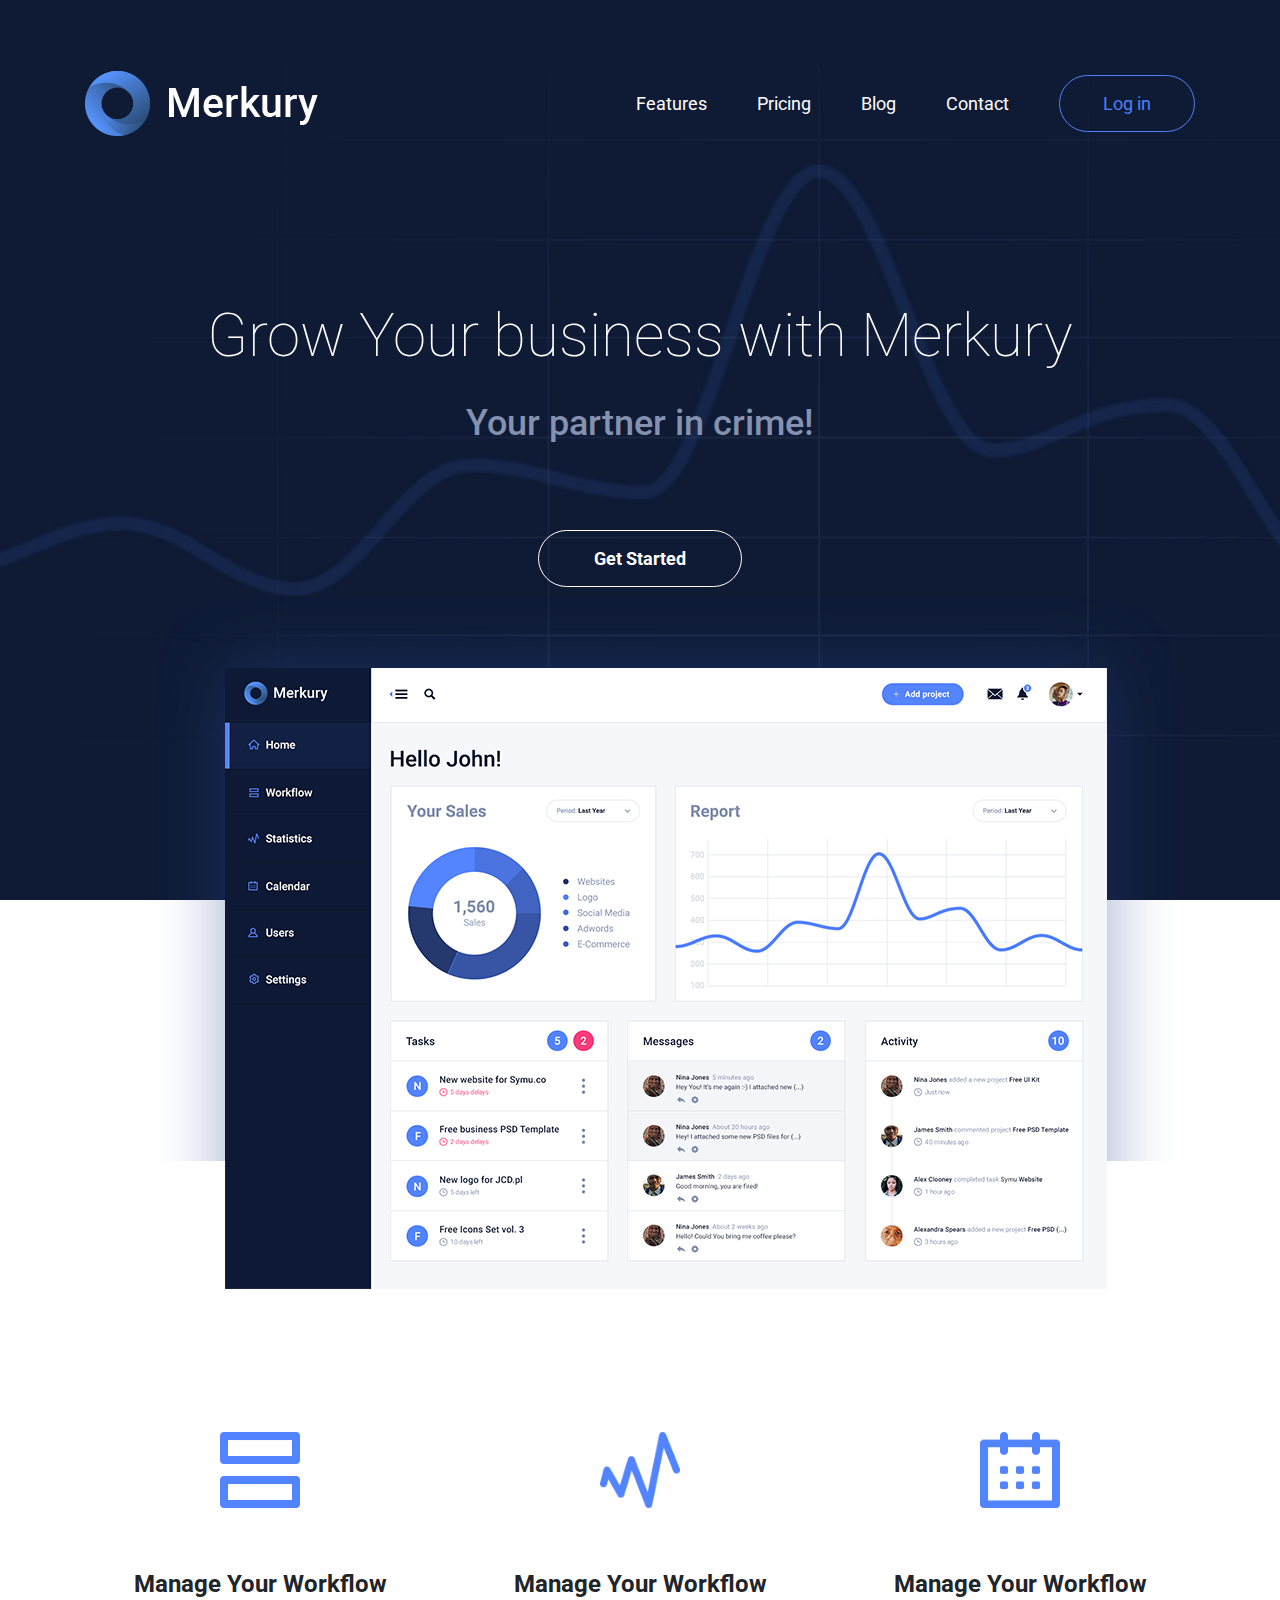
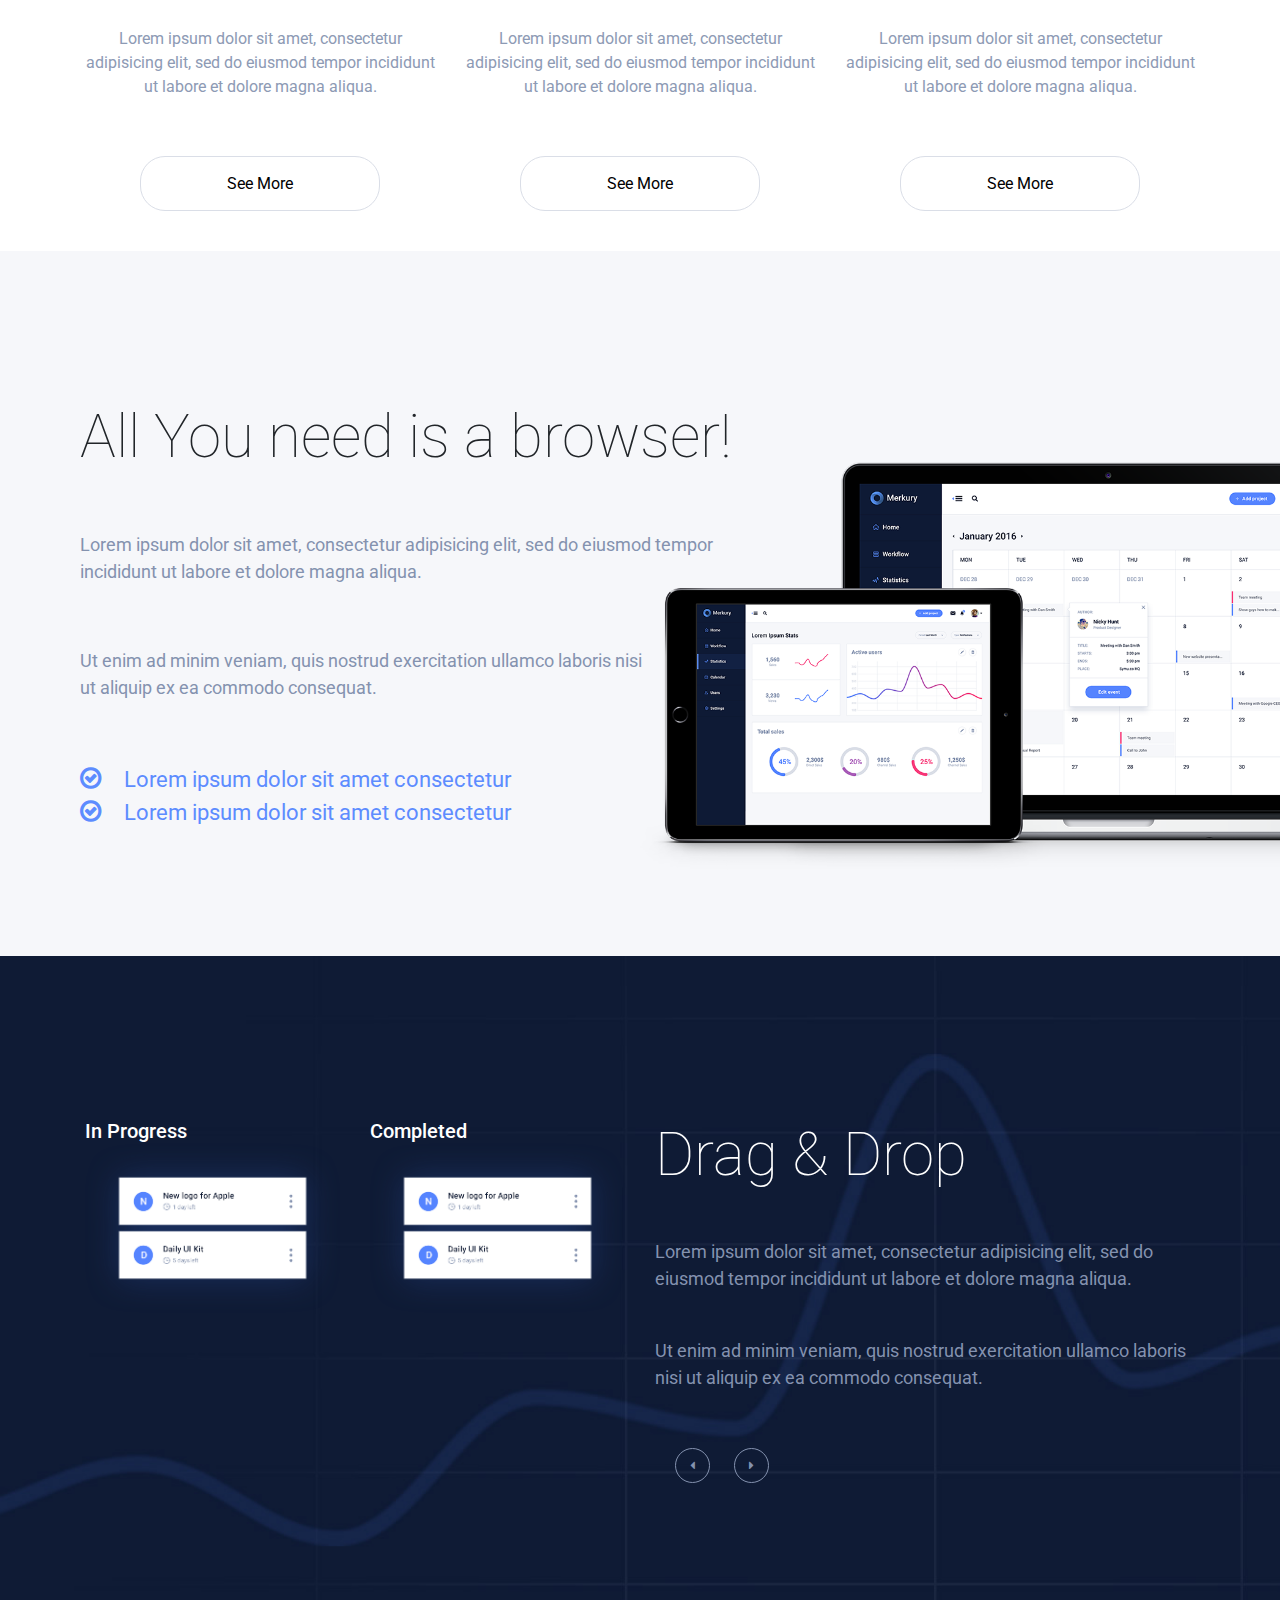
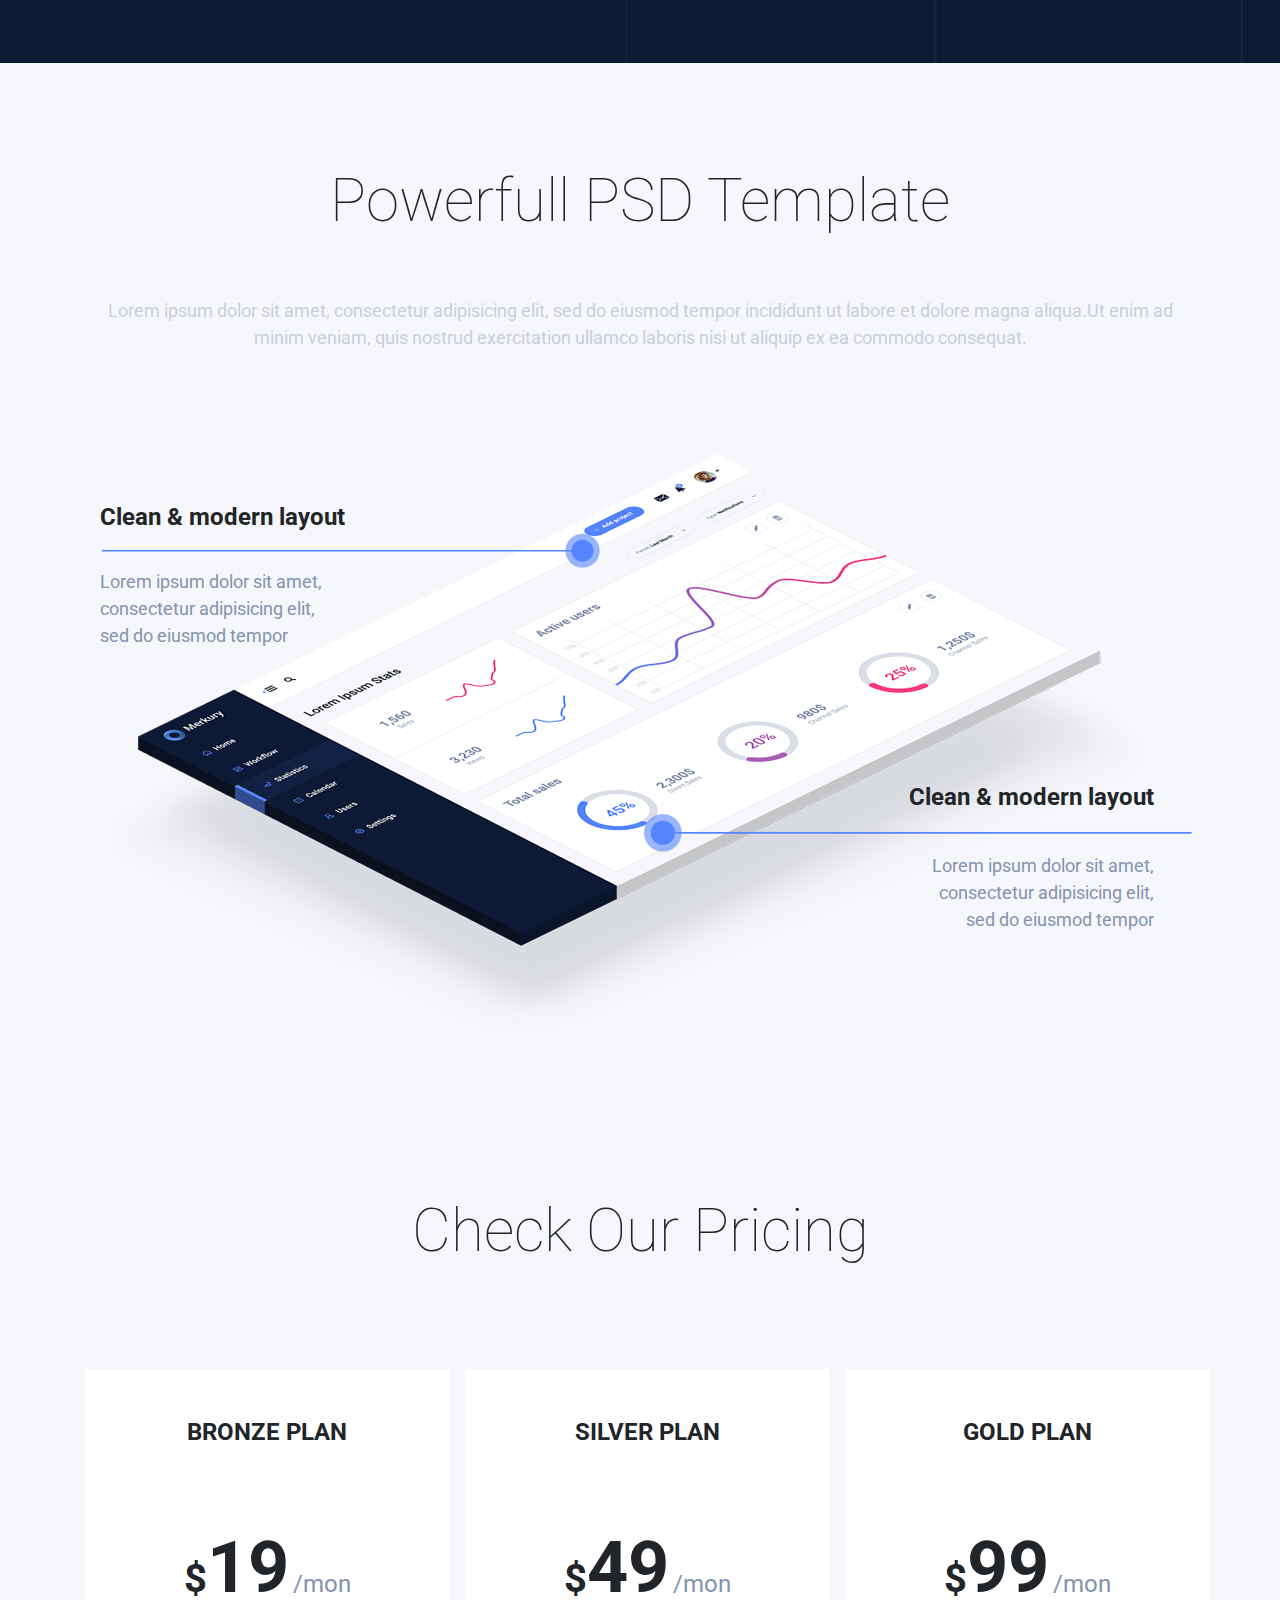
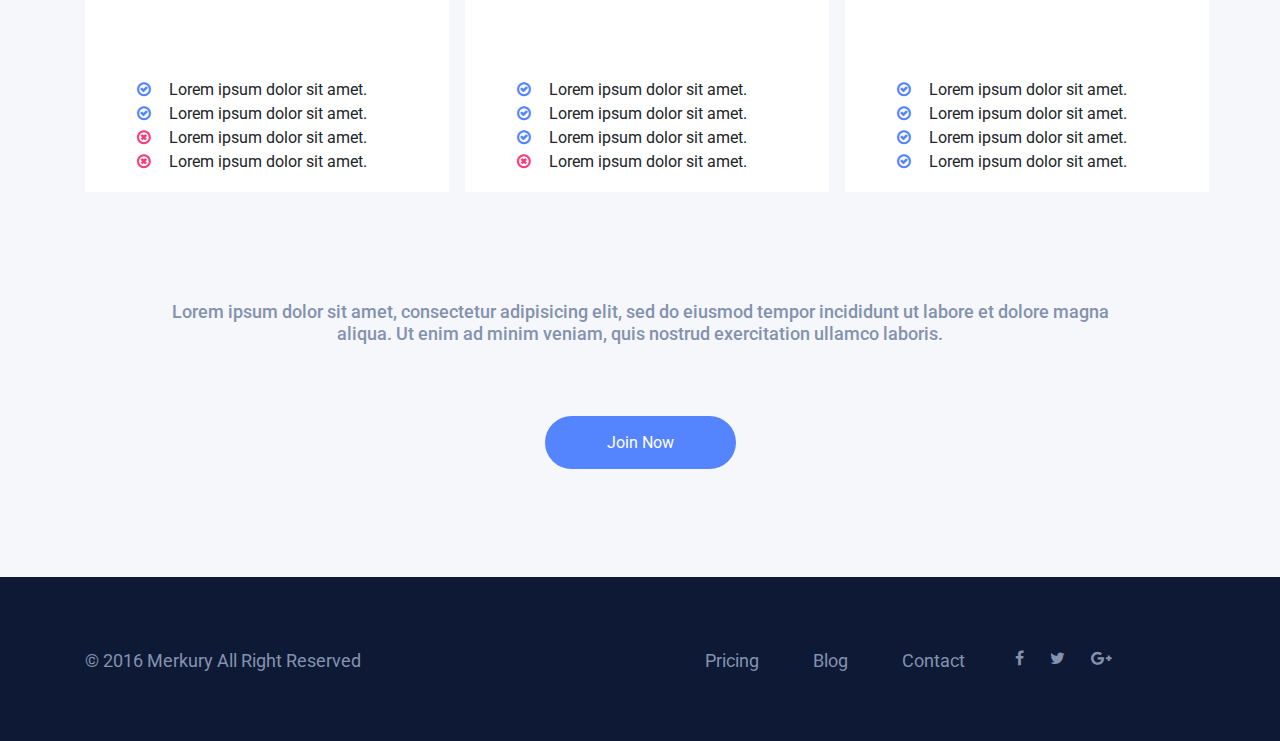
<file: Murkery/index.html>
<!DOCTYPE html>
<html lang="en">
<head>
	<meta charset="UTF-8">
	<meta name="viewport" content="width=device-width, initial-scale=1, shrink-to-fit=no">
	<title>Murkery</title>
	<link rel="stylesheet" href="https://cdnjs.cloudflare.com/ajax/libs/font-awesome/4.7.0/css/font-awesome.min.css">
	<link rel="stylesheet" type="text/css" href="css/bootstrap.min.css">
	<link rel="stylesheet" type="text/css" href="css/style.css">
</head>
<body>
	<main>
		<!-- Header Part Starts -->
		<section id="header" class="header">
			<div class="container">
				<nav class="navbar navbar-expand-lg">
				  <a class="navbar-brand" href="#"><img src="img/logo.png"></a>
				  <button class="navbar-toggler" type="button" data-toggle="collapse" data-target="#navbarSupportedContent" aria-controls="navbarSupportedContent" aria-expanded="false" aria-label="Toggle navigation">
				    <span class="navbar-toggler-icon"><i class="fa fa-bars" aria-hidden="true"></i></span>
				  </button>

				  <div class="collapse navbar-collapse" id="navbarSupportedContent">
				    <ul class="navbar-nav ml-auto">
				      <li class="nav-item active">
				        <a class="nav-link" href="#">Features <span class="sr-only">(current)</span></a>
				      </li>
				      <li class="nav-item">
				        <a class="nav-link" href="#">Pricing</a>
				      </li>
				      <li class="nav-item">
				        <a class="nav-link" href="#">Blog</a>
				      </li>
				      <li class="nav-item">
				        <a class="nav-link" href="#">Contact</a>
				      </li>
				      <li class="nav-item">
				      	<a class="nav-log" href="#">Log in</a>
				      </li>
				    </ul>
				  </div>
				</nav>
				<div class="header_con text-center">
					<h1>Grow Your business with Merkury</h1>
					<h3>Your partner in crime!</h3>
					<a href="#">Get Started</a>
				</div>
			</div>
			<div class="banner_two">
				<img src="img/banner_position.png" class="img-fluid">
			</div>
		</section>

		<!-- Header Part Starts -->

		<!-- Feature Part Starts -->
		<section id="feature" class="feature">
			<div class="container">
				<div class="row">
					<div class="col-lg-4 col-md-4 col-sm-12">
						<div class="f_con text-center">
							<img src="img/about_png.png" class="img-fluid">
							<h4>Manage Your Workflow</h4>
							<p>Lorem ipsum dolor sit amet, consectetur adipisicing elit, sed do eiusmod tempor incididunt ut labore et dolore magna aliqua.</p>
							<a href="#">See More</a>
						</div>
					</div>
					<div class="col-lg-4 col-md-4 col-sm-12">
						<div class="f_con text-center">
							<img src="img/about_png1.png" class="img-fluid">
							<h4>Manage Your Workflow</h4>
							<p>Lorem ipsum dolor sit amet, consectetur adipisicing elit, sed do eiusmod tempor incididunt ut labore et dolore magna aliqua.</p>
							<a href="#">See More</a>
						</div>
					</div>
					<div class="col-lg-4 col-md-4 col-sm-12">
						<div class="f_con text-center">
							<img src="img/about_png2.png" class="img-fluid">
							<h4>Manage Your Workflow</h4>
							<p>Lorem ipsum dolor sit amet, consectetur adipisicing elit, sed do eiusmod tempor incididunt ut labore et dolore magna aliqua.</p>
							<a href="#">See More</a>
						</div>
					</div>
				</div>
			</div>
		</section>


		<!-- Feature Part Starts -->

		<!-- Browser Part Starts -->
		<section id="browser" class="browser">
			<div class="brow_con">
				<h2>All You need is a browser!</h2>
				<p class="para">Lorem ipsum dolor sit amet, consectetur adipisicing elit, sed do eiusmod tempor<br>incididunt ut labore et dolore magna aliqua.</p>
				<p>Ut enim ad minim veniam, quis nostrud exercitation ullamco laboris nisi<br> ut aliquip ex ea commodo consequat.</p>
				<i class="fa fa-check-circle-o" aria-hidden="true"></i>
				<span>Lorem ipsum dolor sit amet consectetur</span><br>
				<i class="fa fa-check-circle-o" aria-hidden="true"></i>
				<span>Lorem ipsum dolor sit amet consectetur</span>
			</div>
			<div class="brow_img">
				<img src="img/tab.png" class="img-fluid">
			</div>
		</section>

		<!-- Browser Part Starts -->

		<!-- Drag Part Starts -->

		<section id="drag" class="drag">
			<div class="container">
				<div class="row">
					<div class="col-lg-6 col-md-6 col-sm-12">
						<div class="drag_img text-left">
							<div class="row">
								<div class="col-lg-6 col-md-12 col-sm-12">
									<h5>In Progress</h5>
									<img src="img/Drag.png" class="img-fluid">
								</div>
								<div class="col-lg-6 col-md-12 col-sm-12">
									<h5>Completed</h5>
									<img src="img/Drag.png" class="img-fluid">
								</div>
							</div>
						</div>
					</div>
					<div class="col-lg-6 col-md-6 col-sm-12">
						<div class="drag_con">
							<h2>Drag & Drop</h2>
							<p class="drag_para">Lorem ipsum dolor sit amet, consectetur adipisicing elit, sed do eiusmod tempor incididunt ut labore et dolore magna aliqua. </p>
							<p>Ut enim ad minim veniam, quis nostrud exercitation ullamco laboris nisi ut aliquip ex ea commodo consequat. </p>
							<i class="fa fa-caret-left" aria-hidden="true"></i>
							<i class="fa fa-caret-right" aria-hidden="true"></i>
						</div>
					</div>
				</div>
			</div>
		</section>


		<!-- Drag Part Ends -->

		<!-- PSD Part Starts -->
		<section id="psd" class="psd">
			<div class="container">
				<div class="psd_head text-center">
					<h2>Powerfull PSD Template</h2>
					<p>Lorem ipsum dolor sit amet, consectetur adipisicing elit, sed do eiusmod tempor incididunt ut labore et dolore magna aliqua.Ut enim ad minim veniam, quis nostrud exercitation ullamco laboris nisi ut aliquip ex ea commodo consequat.</p>
				</div>
			</div>	
				<div class="psd_content">
					<div class="row">
						<div class="col-lg-6">	
							<div class="psd_left">
								<h6>Clean & modern layout</h6>
								<img src="img/psd_left.png">
								<p>Lorem ipsum dolor sit amet,<br>consectetur adipisicing elit,<br>sed do eiusmod tempor</p>
							</div>
						</div>
						<div class="col-lg-6">	
							<div class="psd_right text-right">
								<h6>Clean & modern layout</h6>
								<img src="img/psd_right.png">
								<p>Lorem ipsum dolor sit amet,<br>consectetur adipisicing elit,<br>sed do eiusmod tempor</p>
							</div>
						</div>
					</div>
				</div>
		</section>


		<!-- PSD Part Ends -->

		<!-- Pricing Part Starts -->
		<section id="price" class="price">
			<div class="container">
				<h3>Check Our Pricing</h3>
				<div class="row">
					<div class="col-lg-4 col-md-4 col-sm-12">
						<div class="pricing text-center">
							<h6>bronze plan</h6>
							<span class="dollar">$</span><span class="ammount">19</span> <span class="month">/mon</span>
							<div class="blue text-left">
								<i class="fa fa-check-circle-o" aria-hidden="true"></i>
								<p>Lorem ipsum dolor sit amet.</p><br>
								<i class="fa fa-check-circle-o" aria-hidden="true"></i>
								<p>Lorem ipsum dolor sit amet.</p>
							</div>
							<div class="red text-left">
								<i class="fa fa-times-circle-o" aria-hidden="true"></i>
								<p>Lorem ipsum dolor sit amet.</p><br>
								<i class="fa fa-times-circle-o" aria-hidden="true"></i>
								<p>Lorem ipsum dolor sit amet.</p>
							</div>
						</div>
					</div>
					<div class="col-lg-4 col-md-4 col-sm-12">
						<div class="pricing text-center">
							<h6>silver plan</h6>
							<span class="dollar">$</span><span class="ammount">49</span> <span class="month">/mon</span>
							<div class="blue text-left">
								<i class="fa fa-check-circle-o" aria-hidden="true"></i>
								<p>Lorem ipsum dolor sit amet.</p><br>
								<i class="fa fa-check-circle-o" aria-hidden="true"></i>
								<p>Lorem ipsum dolor sit amet.</p><br>
								<i class="fa fa-check-circle-o" aria-hidden="true"></i>
								<p>Lorem ipsum dolor sit amet.</p>
							</div>
							<div class="red text-left">
								<i class="fa fa-times-circle-o" aria-hidden="true"></i>
								<p>Lorem ipsum dolor sit amet.</p>
							</div>
						</div>
					</div>
					<div class="col-lg-4 col-md-4 col-sm-12">
						<div class="pricing text-center">
							<h6>gold plan</h6>
							<span class="dollar">$</span><span class="ammount">99</span> <span class="month">/mon</span>
							<div class="blue text-left">
								
								<i class="fa fa-check-circle-o" aria-hidden="true"></i>
								<p>Lorem ipsum dolor sit amet.</p><br>
								<i class="fa fa-check-circle-o" aria-hidden="true"></i>
								<p>Lorem ipsum dolor sit amet.</p><br>
								<i class="fa fa-check-circle-o" aria-hidden="true"></i>
								<p>Lorem ipsum dolor sit amet.</p><br>
								<i class="fa fa-check-circle-o" aria-hidden="true"></i>
								<p>Lorem ipsum dolor sit amet.</p>
							</div>
						</div>
					</div>
				</div>
				<h5>Lorem ipsum dolor sit amet, consectetur adipisicing elit, sed do eiusmod tempor incididunt ut labore et dolore magna<br class="hide"> aliqua. Ut enim ad minim veniam, quis nostrud exercitation ullamco laboris.
 				</h5>
 				<div class="p_btn text-center">
 				<a href="#">Join Now</a>
 				</div>
			</div>
		</section>

		<!-- Pricing Part Ends -->

		<!-- Footer Part Starts -->
		<section id="footer" class="footer">
			<div class="container">
				<div class="row">
					<div class="col-lg-6 col-md-6 col-sm-6">
						<p>© 2016 Merkury All Right Reserved </p>
					</div>
					<div class="col-lg-6 col-md-6 col-sm-6">
						<div class="f_content d-flex">
						<div class="f_anch">
						<a href="#">Pricing</a>
						<a href="#">Blog</a>
						<a  href="#">Contact</a>
						</div>
						<div class="f_icon">
						<a href="#"><i class="fa fa-facebook" aria-hidden="true"></i></a>
						<a href="#"><i class="fa fa-twitter" aria-hidden="true"></i></a>
						<a href="#"><i class="fa fa-google-plus" aria-hidden="true"></i></a>
						</div>
						</div>
					</div>
				</div>
			</div>
		</section>



		<!-- Footer Part Ends -->
		





	</main>





	<script type="text/javascript" src="js/jquery-3.4.1.min.js"></script>
	<script type="text/javascript" src="js/popper.min.js"></script>
	<script type="text/javascript" src="js/bootstrap.min.js"></script>
</body>
</html>
</file>
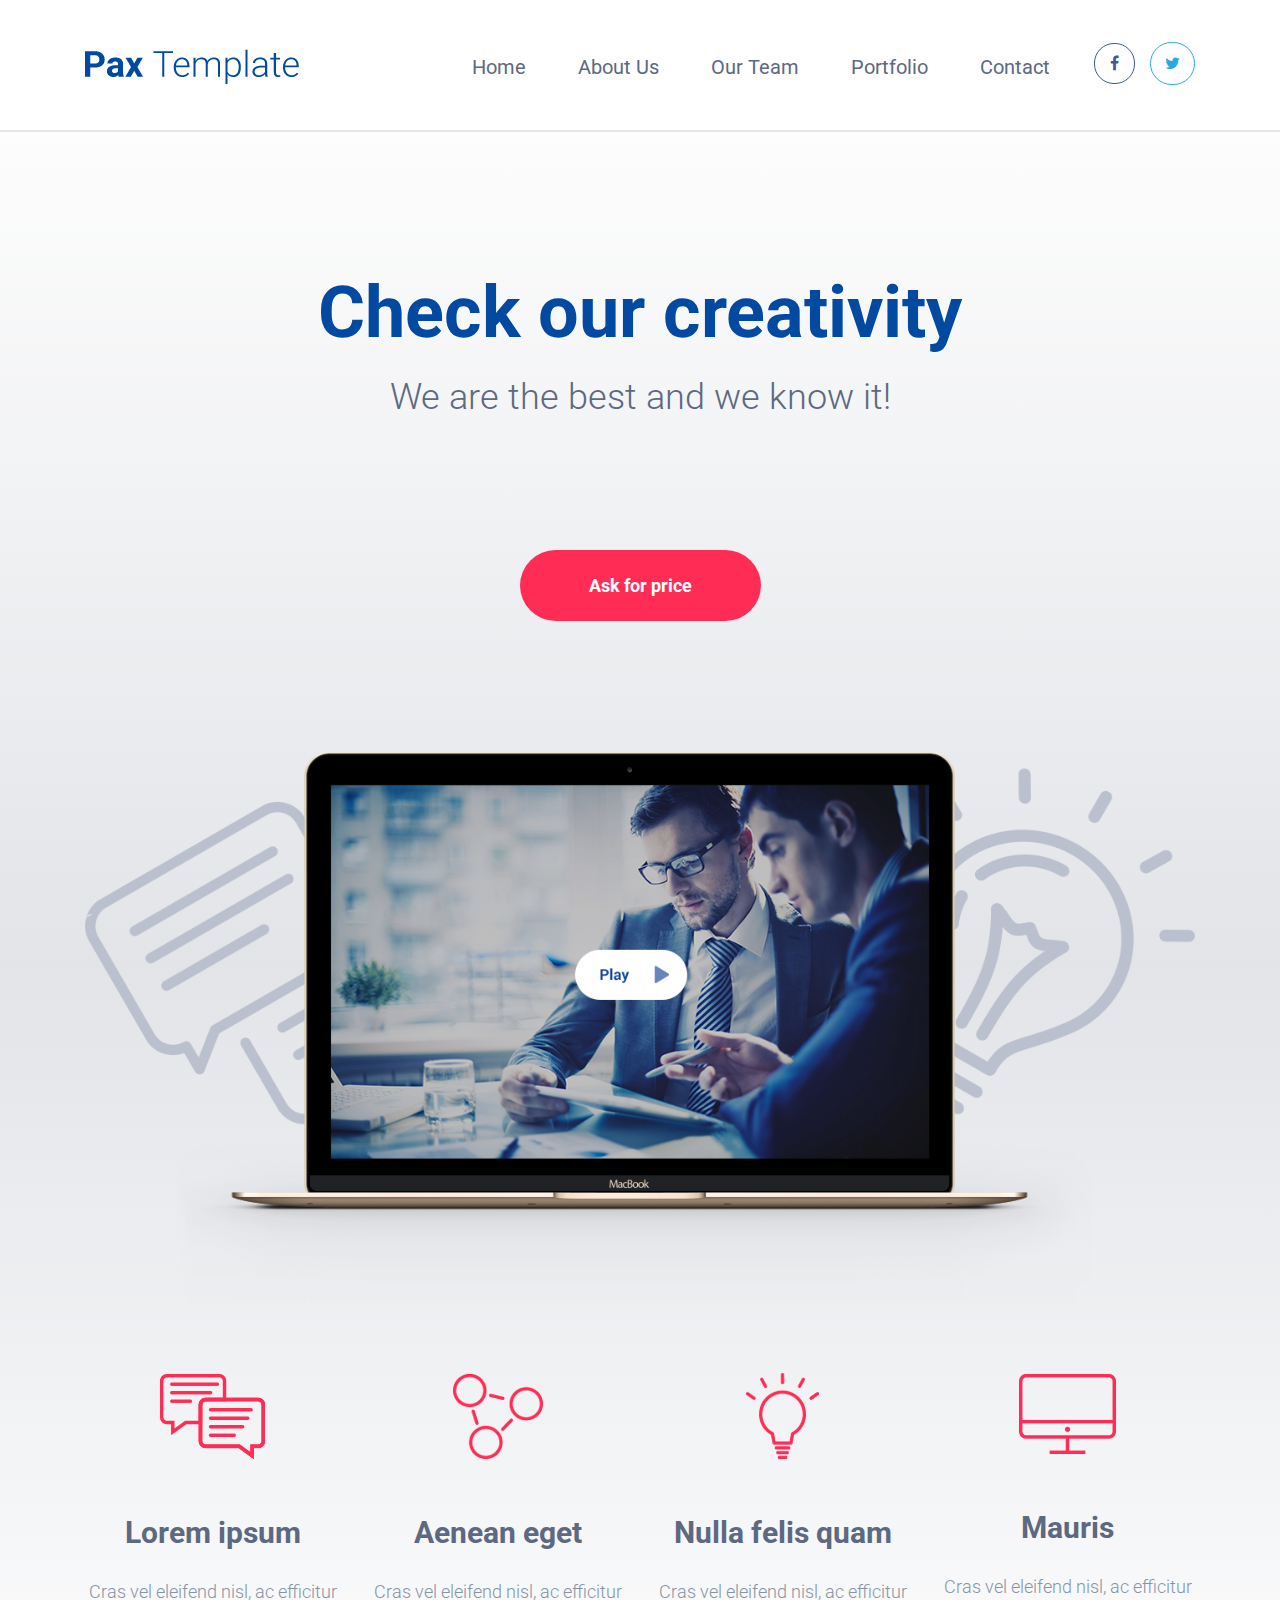
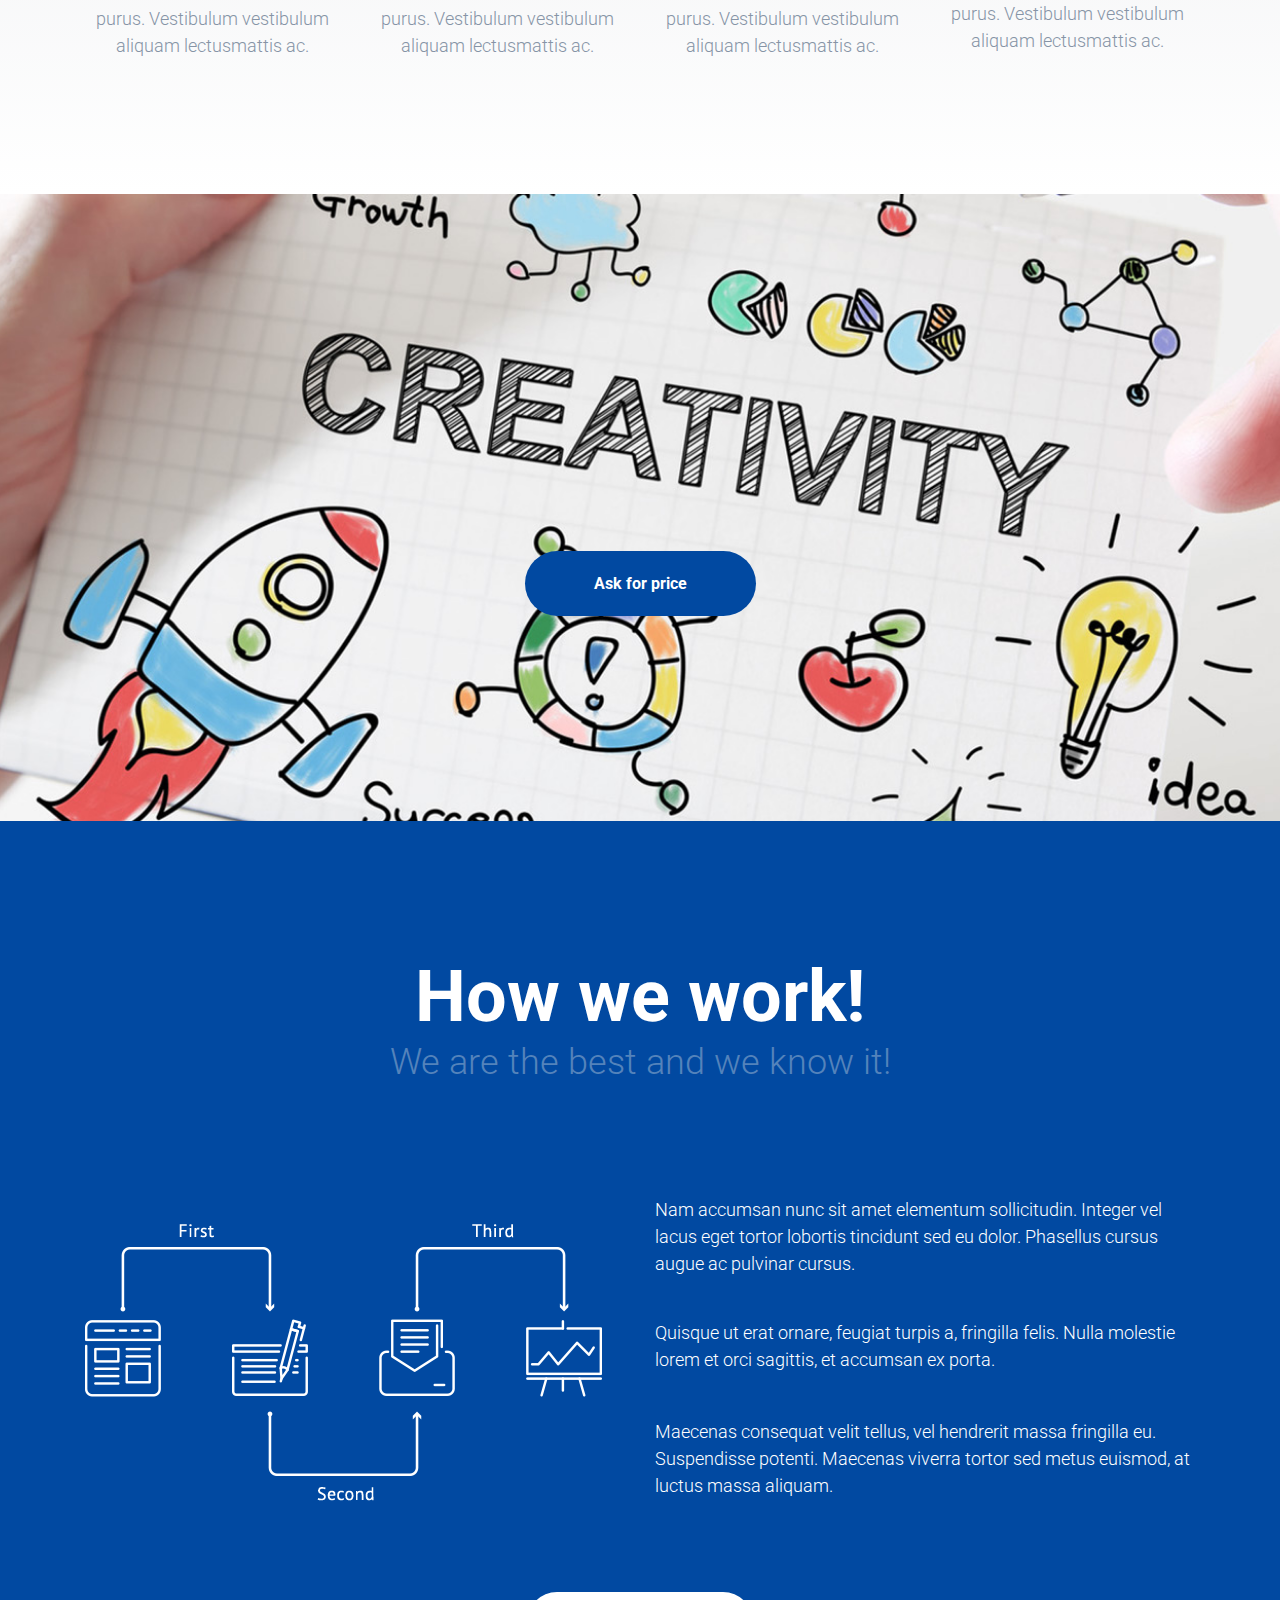
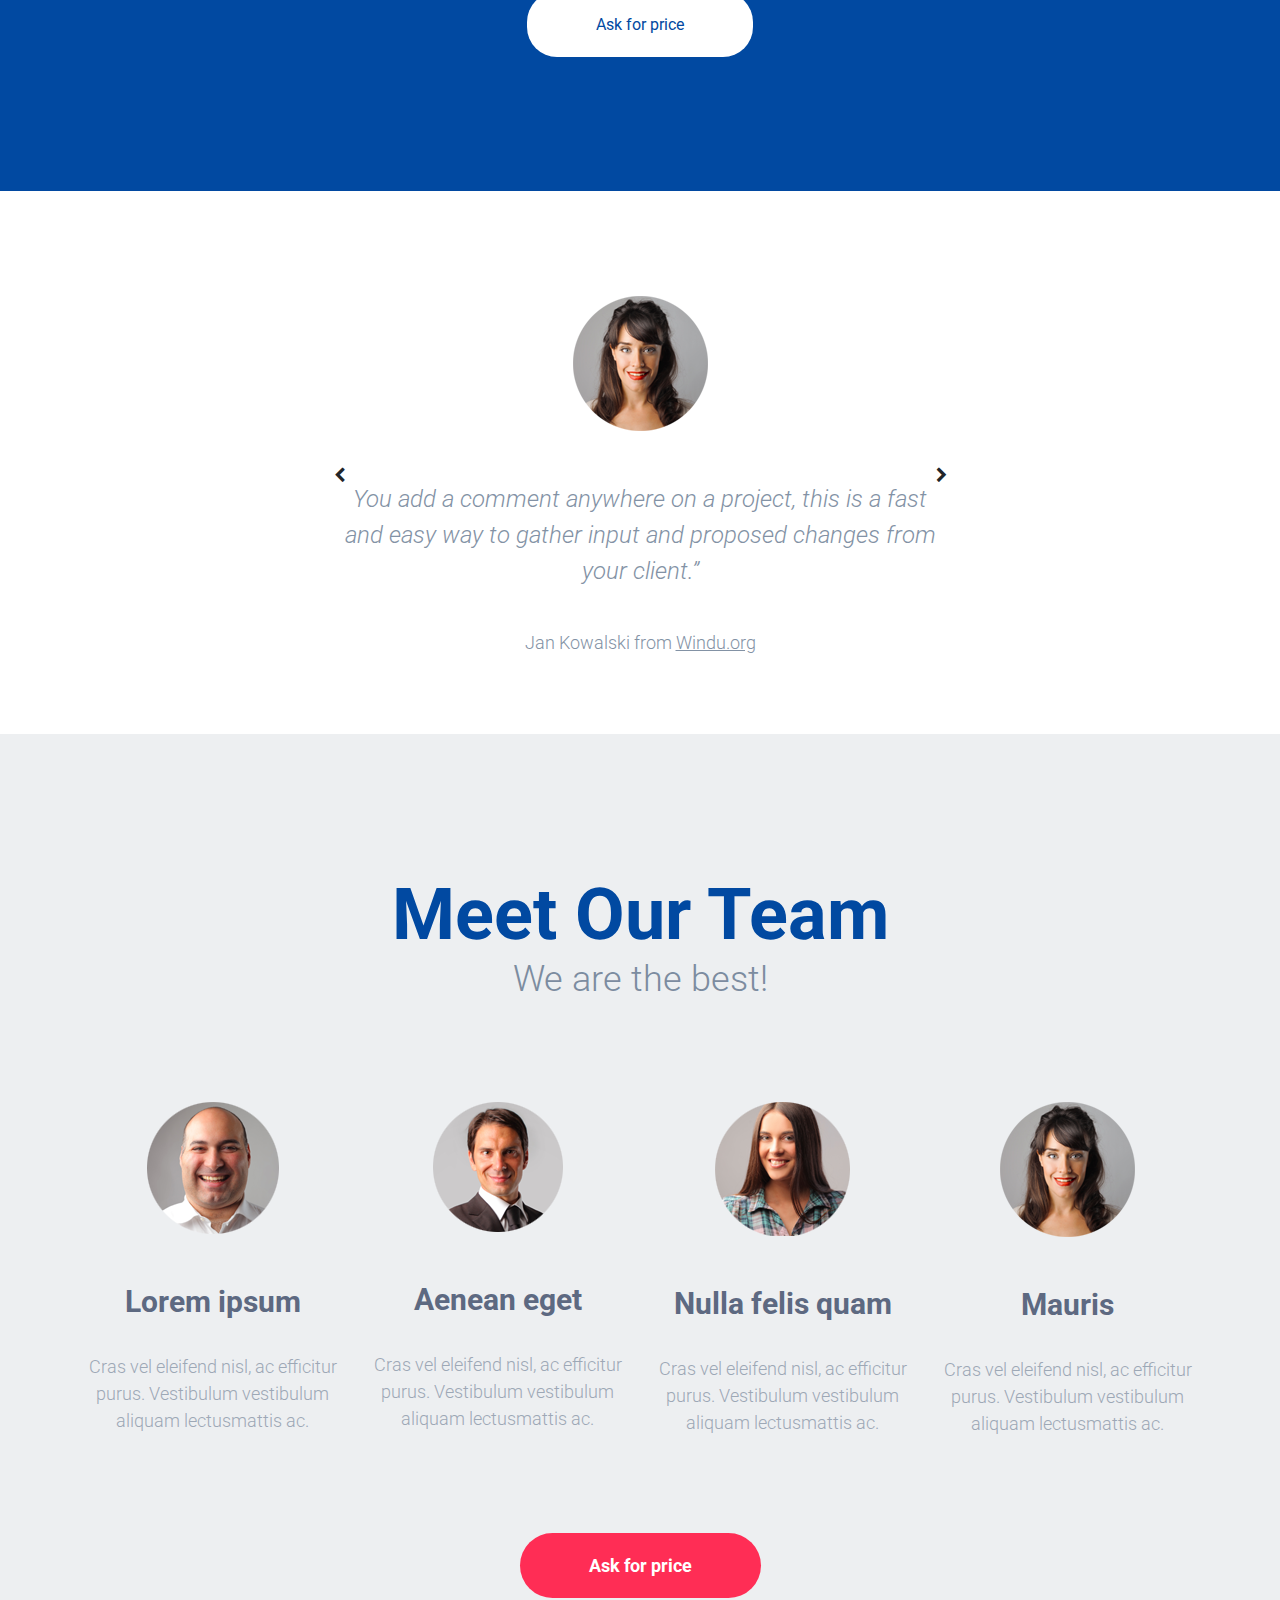
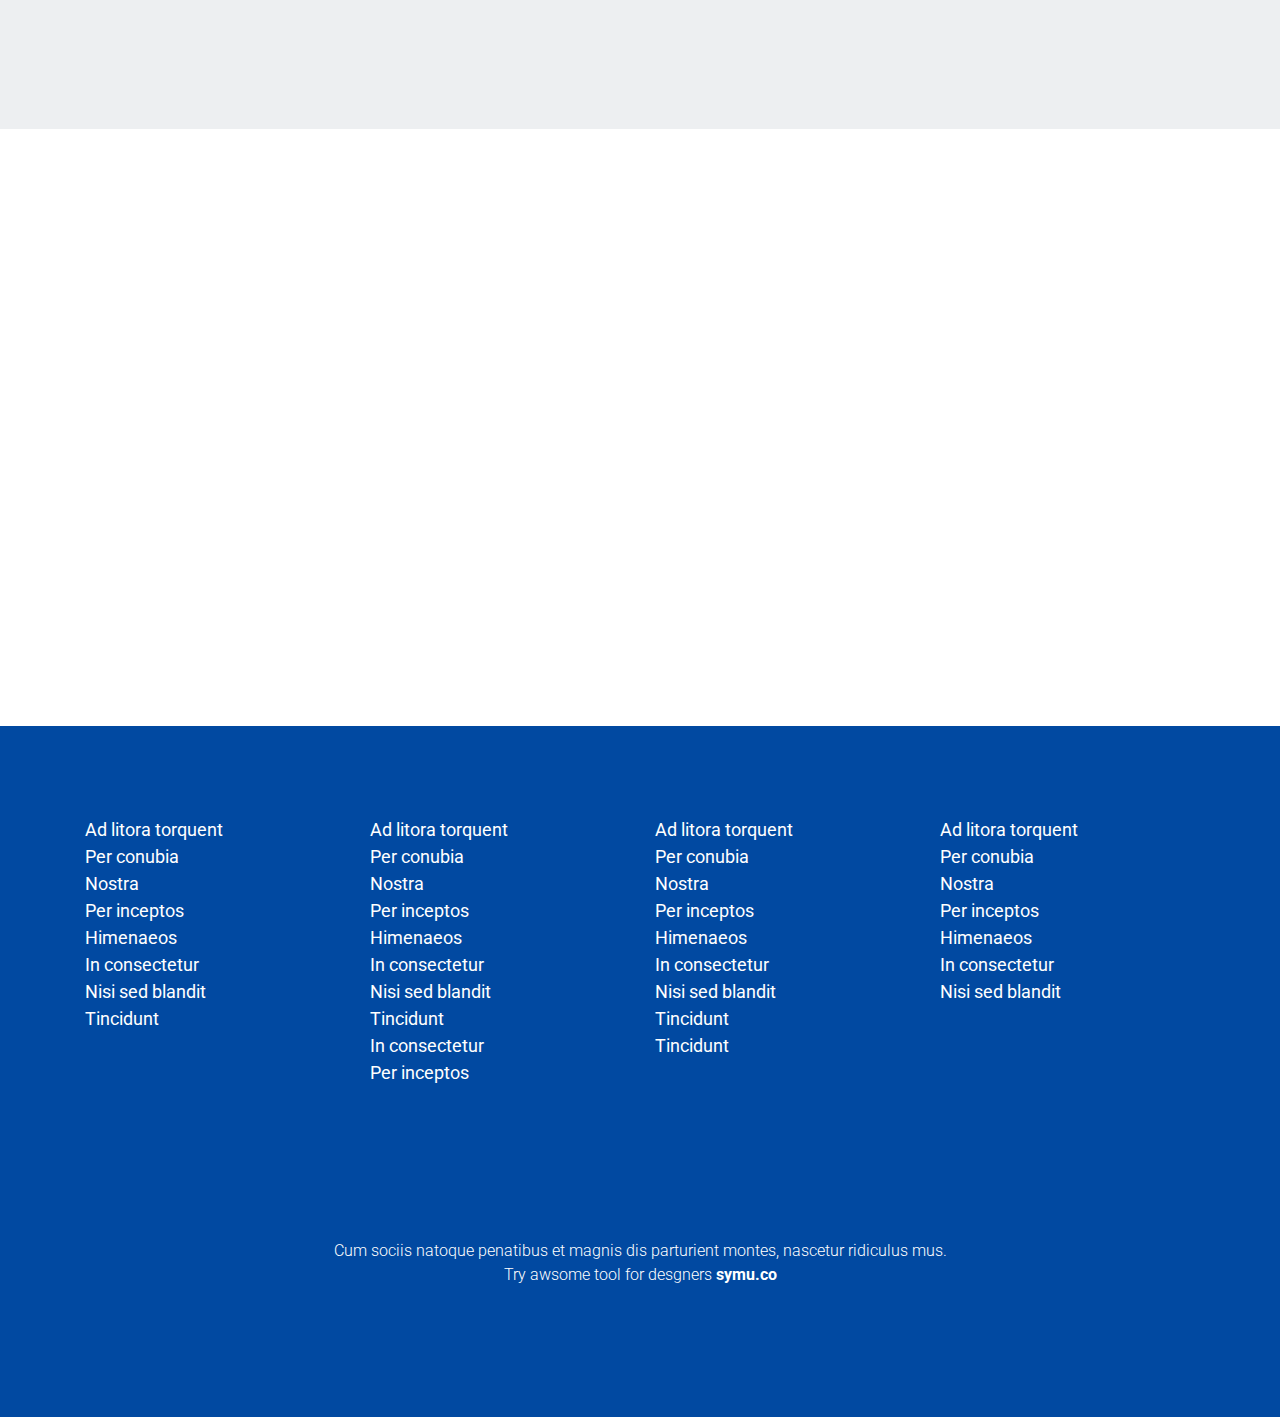
<file: pax/index.html>
<!DOCTYPE html>
<html lang="en">
<head>
	<meta charset="UTF-8">
	<meta name="viewport" content="width=device-width, initial-scale=1, shrink-to-fit=no">
	<title>Pax</title>
	<link rel="stylesheet" href="https://cdnjs.cloudflare.com/ajax/libs/font-awesome/4.7.0/css/font-awesome.min.css">
	<link rel="stylesheet" type="text/css" href="css/bootstrap.min.css">
	<link rel="stylesheet" type="text/css" href="css/style.css">
</head>
<body>
	<main>
		<!-- Header Part Starts -->
		<section id="Header" class="Header">
			<div class="container">
				<nav class="navbar navbar-expand-lg">
				  <a class="navbar-brand" href="#"><img src="img/Logo.png" class="img-fluid"></a>
				  <button class="navbar-toggler" type="button" data-toggle="collapse" data-target="#navbarSupportedContent" aria-controls="navbarSupportedContent" aria-expanded="false" aria-label="Toggle navigation">
				    <span class="navbar-toggler-icon"><i class="fa fa-bars" aria-hidden="true"></i></span>
				  </button>

				  <div class="collapse navbar-collapse" id="navbarSupportedContent">
				    <ul class="navbar-nav ml-auto">
				      <li class="nav-item active">
				        <a class="nav-link" href="#">Home <span class="sr-only">(current)</span></a>
				      </li>
				      <li class="nav-item">
				        <a class="nav-link" href="#">About Us</a>
				      </li>
				      <li class="nav-item">
				        <a class="nav-link" href="#">Our Team</a>
				      </li>
				      <li class="nav-item">
				        <a class="nav-link" href="#">Portfolio</a>
				      </li>
				      <li class="nav-item">
				        <a class="nav-link" href="#">Contact</a>
				      </li>
				      <li class="nav-item">
				        <a class="nav-iconf" href="#"><i class="fa fa-facebook" aria-hidden="true"></i></a>
				      </li>
				      <li class="nav-item">
				        <a class="nav-icont" href="#"><i class="fa fa-twitter" aria-hidden="true"></i></a>
				      </li>
				      
				  </div>
				</nav>
			</div>
		</section>
		


		<!-- Header Part Ends -->

		<!-- Banner Part Ends -->
		<section id="banner" class="banner">
			<div class="container">
				<div class="b_con text-center">
					<h1>Check our creativity</h1>
					<h5>We are the best and we know it!</h5>
					<a href="#">Ask for price</a>
				</div>
				<div class="bann-img">
					<img class="img-fluid w-100" src="img/banner-img.png" alt="">
				</div>	
				<div class="banner_row">
				</div>
					<div class="row">
						<div class="col-lg-3 col-md-3 col-sm-6">
							<div class="b_row text-center">
								<img src="img/1.png" class="img-fluid">
								<h4>Lorem ipsum</h4>
								<p>Cras vel eleifend nisl, ac efficitur purus. Vestibulum vestibulum aliquam lectusmattis ac.</p>
							</div>
						</div>
						<div class="col-lg-3 col-md-3 col-sm-6">
							<div class="b_row text-center">
								<img src="img/2.png" class="img-fluid">
								<h4>Aenean eget</h4>
								<p>Cras vel eleifend nisl, ac efficitur purus. Vestibulum vestibulum aliquam lectusmattis ac.</p>
							</div>
						</div>
						<div class="col-lg-3 col-md-3 col-sm-6">
							<div class="b_row text-center">
								<img src="img/3.png" class="img-fluid">
								<h4>Nulla felis quam</h4>
								<p>Cras vel eleifend nisl, ac efficitur purus. Vestibulum vestibulum aliquam lectusmattis ac.</p>
							</div>
						</div>
						<div class="col-lg-3 col-md-3 col-sm-6">
							<div class="b_row text-center">
								<img src="img/4.png" class="img-fluid">
								<h4>Mauris</h4>
								<p>Cras vel eleifend nisl, ac efficitur purus. Vestibulum vestibulum aliquam lectusmattis ac.</p>
							</div>
						</div>
					</div>
				<!-- </div> -->
			</div>
		</section>


		<!-- Banner Part Ends -->

		<!-- Creative Part Ends -->

		<section id="Creative" class="Creative">
			<div class="create text-center">
				<a href="#">Ask for price</a>
			</div>
		</section>

		<!-- Creative Part Ends -->

		<!-- work Part Starts -->
		<section id="work" class="work">
			<div class="container">
				<div class="w_con text-center">
					<h2>How we work!</h2>
					<h4>We are the best and we know it!</h4>
				</div>
				<div class="row">
					<div class="col-lg-6 col-md-6 col-sm-12">
						<div class="work_row_img">
							<img src="img/how-we.png" class="img-fluid">
						</div>
					</div>
					<div class="col-lg-6 col-md-6 col-sm-12">
						<div class="work_row">
							<p>Nam accumsan nunc sit amet elementum sollicitudin. Integer vel lacus eget tortor lobortis tincidunt sed eu dolor. Phasellus cursus augue ac pulvinar cursus.</p>
							<p class="para">Quisque ut erat ornare, feugiat turpis a, fringilla felis. Nulla molestie lorem et orci sagittis, et accumsan ex porta.</p>
							<p>Maecenas consequat velit tellus, vel hendrerit massa fringilla eu. Suspendisse potenti. Maecenas viverra tortor sed metus euismod, at luctus massa aliquam.</p>
						</div>
					</div>
				</div>
				<div class="work_btn">
				<a href="#">Ask for price</a>
				</div>
			</div>
		</section>


		<!-- work Part Ends -->

		<!-- team Part Starts -->
		<section id="team" class="team">
			<div class="container">
				<div class="team_main">
					<div class="tm_icon">
						<i class="fa fa-chevron-left" aria-hidden="true"></i>
					</div>
					<div class="team_con text-center">
						<img src="img/client.png" class="img-fluid">
						<p>You add a comment anywhere on a project, this is a fast<br>and easy way to gather input and proposed changes from<br> your client.”</p>
						<span>Jan Kowalski from <a href="#">Windu.org</a></span>
					</div>
					<div class="tm_icon">
						<i class="fa fa-chevron-right" aria-hidden="true"></i>
					</div>
					<div class="clear"></div>
				</div>
			</div>
		</section>


		<!-- team Part Ends -->

		<!--our team Part Ends -->
		<section id="our" class="our">
			<div class="container">
				<div class="our_h text-center">
					<h2>Meet Our Team</h2>
					<h4>We are the best!</h4>
				</div>
				<div class="row">
					<div class="col-lg-3 col-md-3 col-sm-6">
						<div class="our_con text-center">
							<img src="img/team_1.png" class="img-fluid">
							<h6>Lorem ipsum</h6>
							<p>Cras vel eleifend nisl, ac efficitur purus. Vestibulum vestibulum aliquam lectusmattis ac.</p>
						</div>
					</div>
					<div class="col-lg-3 col-md-3 col-sm-6">
						<div class="our_con text-center">
							<img src="img/team_2.png" class="img-fluid">
							<h6>Aenean eget</h6>
							<p>Cras vel eleifend nisl, ac efficitur purus. Vestibulum vestibulum aliquam lectusmattis ac.</p>
						</div>
					</div>
					<div class="col-lg-3 col-md-3 col-sm-6">
						<div class="our_con text-center">
							<img src="img/team_3.png" class="img-fluid">
							<h6>Nulla felis quam</h6>
							<p>Cras vel eleifend nisl, ac efficitur purus. Vestibulum vestibulum aliquam lectusmattis ac.</p>
						</div>
					</div>
					<div class="col-lg-3 col-md-3 col-sm-6">
						<div class="our_con text-center">
							<img src="img/client.png" class="img-fluid">
							<h6>Mauris</h6>
							<p>Cras vel eleifend nisl, ac efficitur purus. Vestibulum vestibulum aliquam lectusmattis ac.</p>
						</div>
					</div>
				</div>
				<div class="our_btn text-center">
					<a href="#">Ask for price</a>
				</div>
			</div>
		</section>

		<!--our team Part Ends -->

		<!--Map Part Starts -->
		<section id="map" class="map">
			<iframe src="https://www.google.com/maps/embed?pb=!1m18!1m12!1m3!1d3651.0604794318992!2d90.40305171498193!3d23.780860584574384!2m3!1f0!2f0!3f0!3m2!1i1024!2i768!4f13.1!3m3!1m2!1s0x3755c773d4c51555%3A0xc64f334b35dcc70d!2sUY%20LAB!5e0!3m2!1sen!2sbd!4v1574500498565!5m2!1sen!2sbd" width="100%" height="590" frameborder="0" style="border:0;" allowfullscreen=""></iframe>
		</section>

		<!--Map Part Ends -->

		<!--footer Part Starts -->
		<section id="footer" class="footer">
			<div class="container">
				<div class="row">
					<div class="col-lg-3 col-md-3 col-sm-3">
						<div class="f_con">
							<ul>
								<li><a href="#">Ad litora torquent</a></li>
								<li><a href="#">Per conubia</a></li>
								<li><a href="#">Nostra</a></li>
								<li><a href="#">Per inceptos</a></li>
								<li><a href="#">Himenaeos</a></li>
								<li><a href="#">In consectetur</a></li>
								<li><a href="#">Nisi sed blandit</a></li>
								<li><a href="#">Tincidunt</a></li>
							</ul>
						</div>
					</div>
					<div class="col-lg-3 col-md-3 col-sm-3">
						<div class="f_con">
							<ul>
								<li><a href="#">Ad litora torquent</a></li>
								<li><a href="#">Per conubia</a></li>
								<li><a href="#">Nostra</a></li>
								<li><a href="#">Per inceptos</a></li>
								<li><a href="#">Himenaeos</a></li>
								<li><a href="#">In consectetur</a></li>
								<li><a href="#">Nisi sed blandit</a></li>
								<li><a href="#">Tincidunt</a></li>
								<li><a href="#">In consectetur</a></li>
								<li><a href="#">Per inceptos</a></li>
							</ul>
						</div>
					</div>
					<div class="col-lg-3 col-md-3 col-sm-3">
						<div class="f_con">
							<ul>
								<li><a href="#">Ad litora torquent</a></li>
								<li><a href="#">Per conubia</a></li>
								<li><a href="#">Nostra</a></li>
								<li><a href="#">Per inceptos</a></li>
								<li><a href="#">Himenaeos</a></li>
								<li><a href="#">In consectetur</a></li>
								<li><a href="#">Nisi sed blandit</a></li>
								<li><a href="#">Tincidunt</a></li>
								<li><a href="#">Tincidunt</a></li>
							</ul>
						</div>
					</div>
					<div class="col-lg-3 col-md-3 col-sm-3">
						<div class="f_con">
							<ul>
								<li><a href="#">Ad litora torquent</a></li>
								<li><a href="#">Per conubia</a></li>
								<li><a href="#">Nostra</a></li>
								<li><a href="#">Per inceptos</a></li>
								<li><a href="#">Himenaeos</a></li>
								<li><a href="#">In consectetur</a></li>
								<li><a href="#">Nisi sed blandit</a></li>
							</ul>
						</div>
					</div>
				</div>
				<p>Cum sociis natoque penatibus et magnis dis parturient montes, nascetur ridiculus mus.<br>Try awsome tool for desgners <span>symu.co</span></p>
			</div>
		</section>



		<!--footer Part Ends -->


	</main>




	<script type="text/javascript" src="js/jquery-3.4.1.min.js"></script>
	<script type="text/javascript" src="js/popper.min.js"></script>
	<script type="text/javascript" src="js/bootstrap.min.js"></script>
	
</body>
</html>
</file>
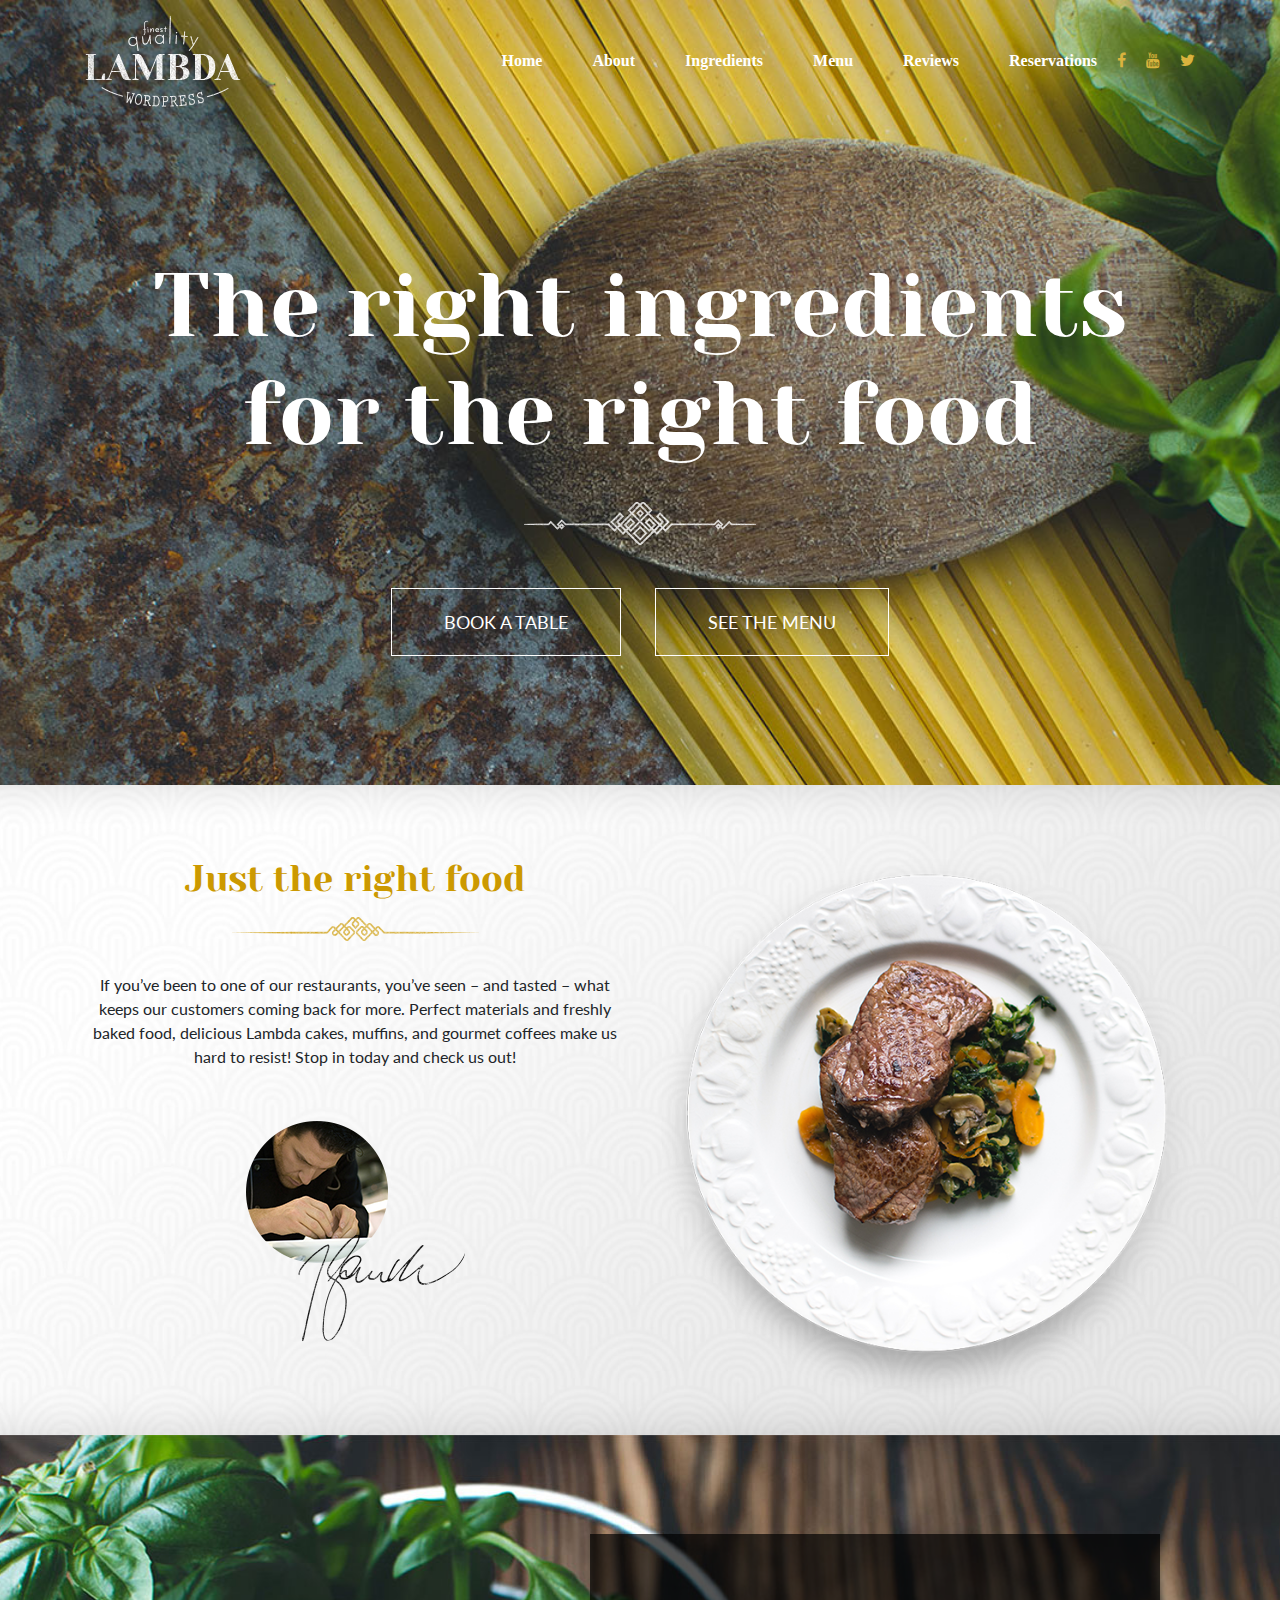
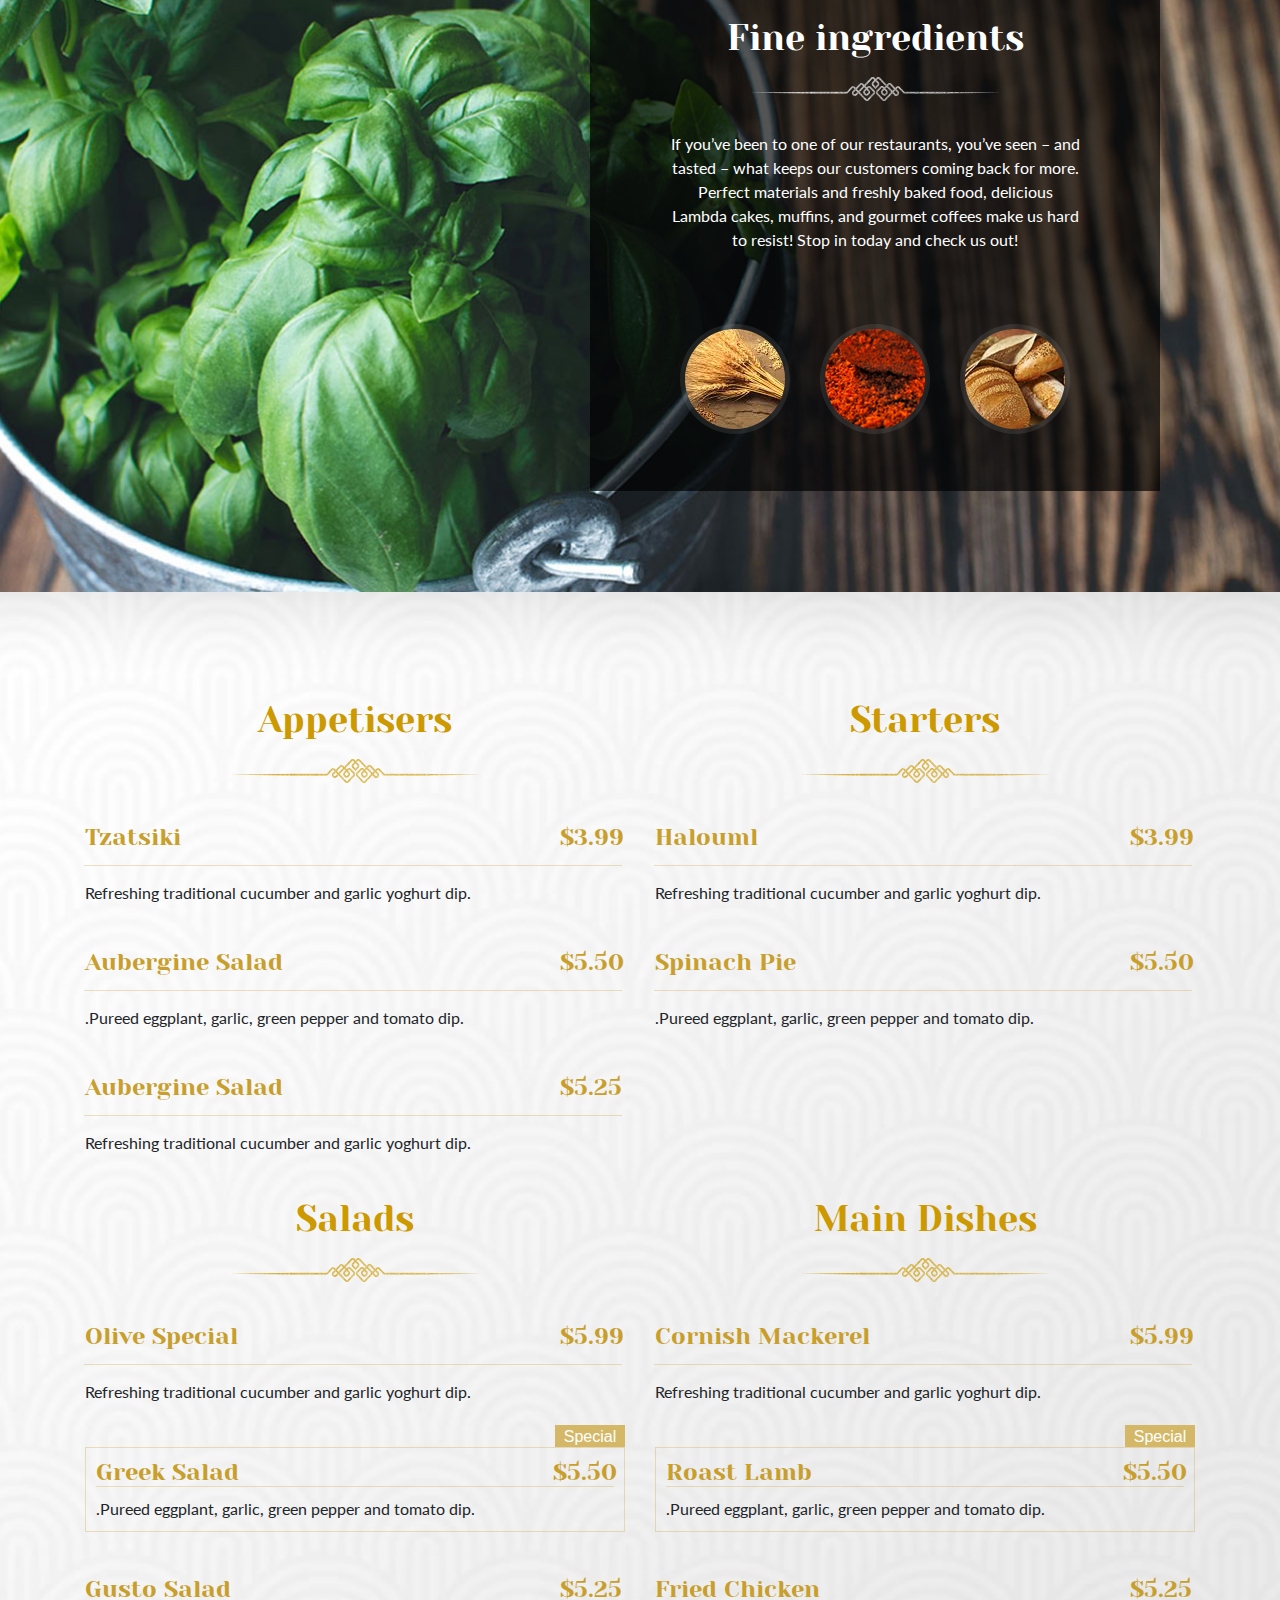
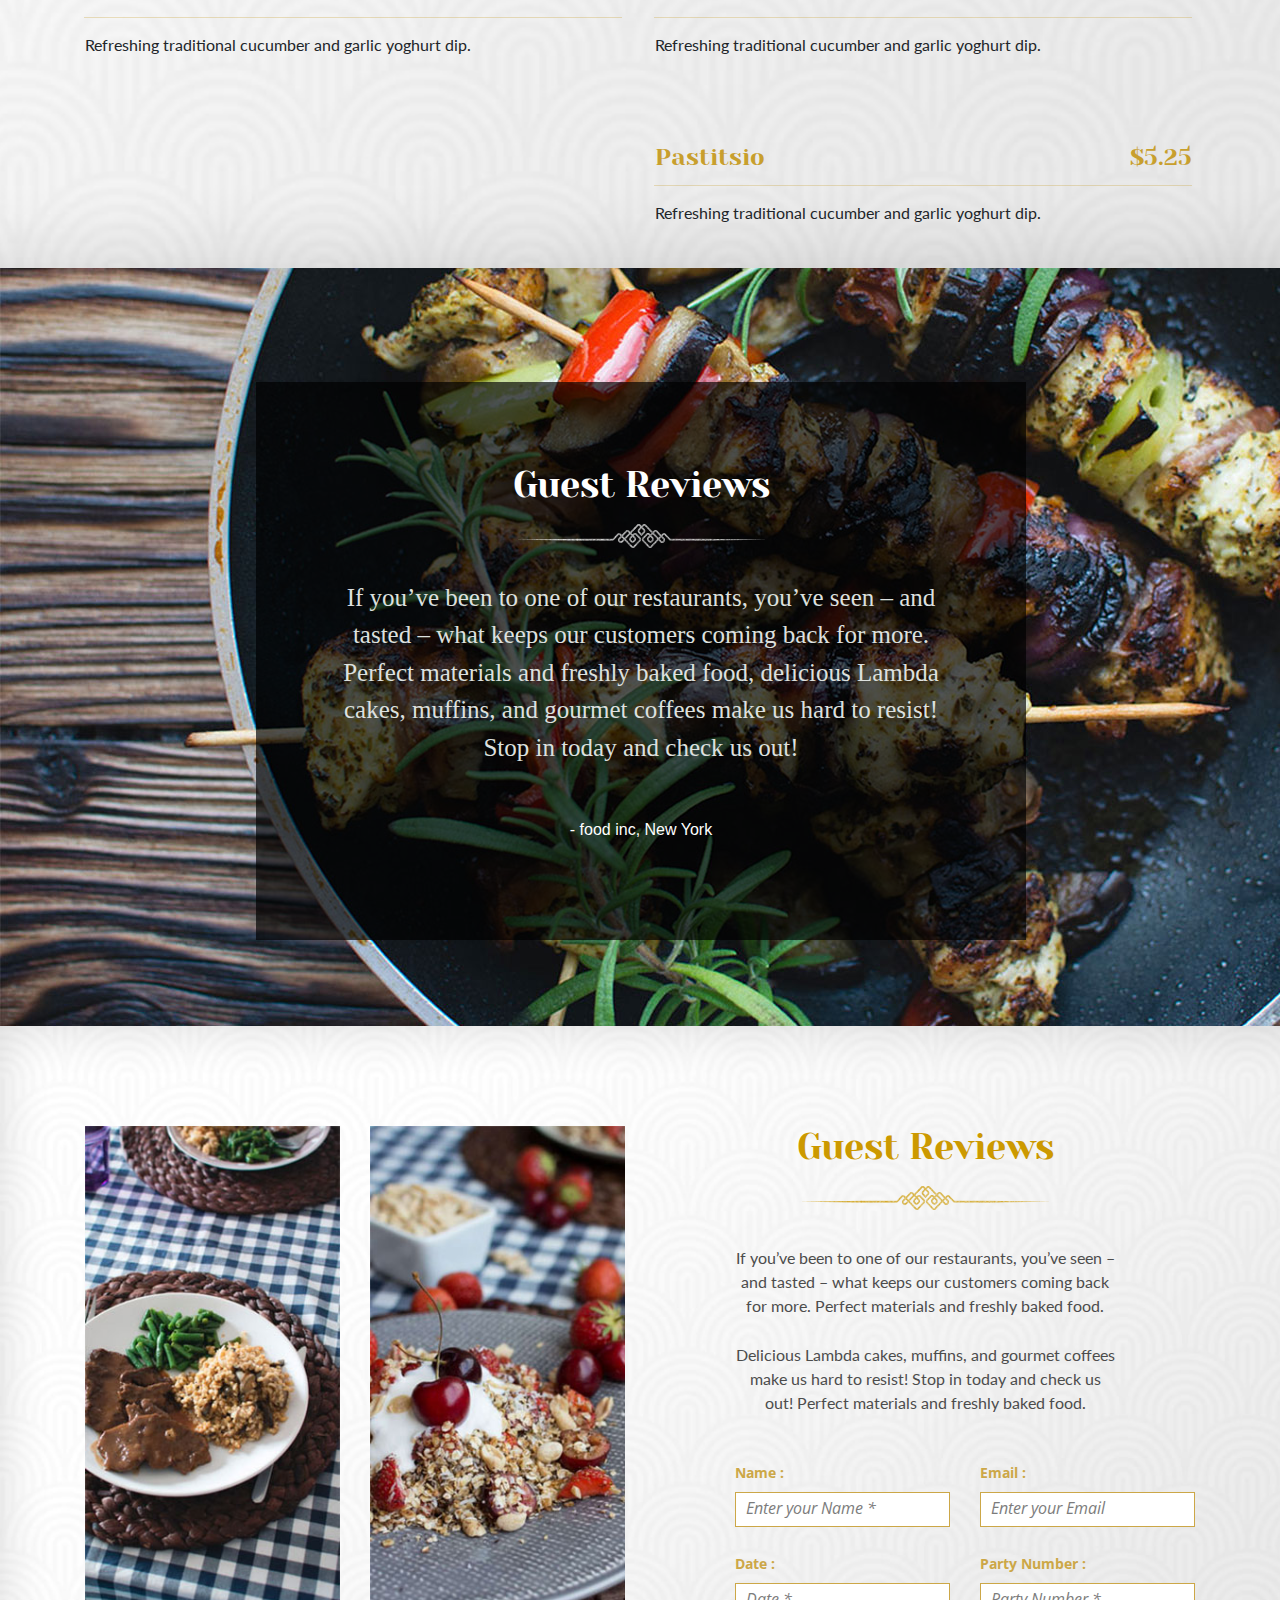
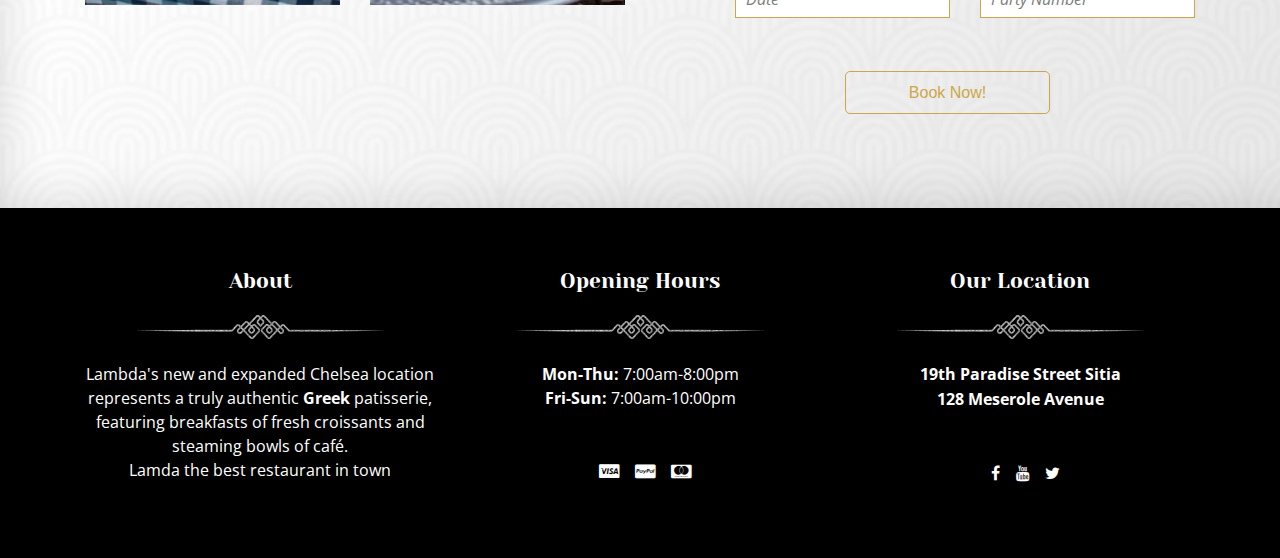
<file: Resturant/index.html>
<!DOCTYPE html>
<html lang="en">
<head>
	<meta charset="UTF-8">
	<meta name="viewport" content="width=device-width, initial-scale=1, shrink-to-fit=no">
	<title>Resturant</title>
	<link rel="stylesheet" href="https://cdnjs.cloudflare.com/ajax/libs/font-awesome/4.7.0/css/font-awesome.min.css">
	<link rel="stylesheet" href="https://stackpath.bootstrapcdn.com/bootstrap/4.3.1/css/bootstrap.min.css" integrity="sha384-ggOyR0iXCbMQv3Xipma34MD+dH/1fQ784/j6cY/iJTQUOhcWr7x9JvoRxT2MZw1T" crossorigin="anonymous">
	<link rel="stylesheet" type="text/css" href="css/style.css">
</head>
<body>


	<!-- Header Part Starts -->

	<main>
		<section id="header" class="header">
			<div class="container">
				<nav class="navbar navbar-expand-lg">
				  <a class="navbar-brand" href="#"><img src="images/logo.png"></a>
				  <button class="navbar-toggler" type="button" data-toggle="collapse" data-target="#navbarSupportedContent" aria-controls="navbarSupportedContent" aria-expanded="false" aria-label="Toggle navigation">
				    <span class="navbar-toggler-icon"><i class="fa fa-bars" aria-hidden="true"></i></span>
				  </button>

				  <div class="collapse navbar-collapse" id="navbarSupportedContent">
				   <ul class="navbar-nav ml-auto">
				      <li class="nav-item active">
				        <a class="nav-link" href="#">Home <span class="sr-only">(current)</span></a>
				      </li>
				      <li class="nav-item">
				        <a class="nav-link" href="#about">About</a>
				      </li>
				      <li class="nav-item">
				        <a class="nav-link" href="#ingredients">Ingredients</a>
				      </li>
				      <li class="nav-item">
				        <a class="nav-link" href="#Menu">Menu</a>
				      </li>
				      <li class="nav-item">
				        <a class="nav-link" href="#reviews">Reviews</a>
				      </li>
				      <li class="nav-item">
				        <a class="nav-link" href="#reservation">Reservations</a>
				      </li>
				       <li class="nav-icon">
				        <a class="icons" href="#"><i class="fa fa-facebook" aria-hidden="true"></i></a>
				      </li>
				       <li class="nav-icon">
				        <a class="icons" href="#"><i class="fa fa-youtube" aria-hidden="true"></i></a>
				      </li>
				       <li class="nav-icon">
				        <a class="icons" href="#"><i class="fa fa-twitter" aria-hidden="true"></i></a>
				      </li>
				 	 </ul> 
				  </div>
				</nav>
			</div>
			<div class="container">
				<div class="banner text-center">
					<h1>The right ingredients <br class="hide">for the right food</h1>
					<div class="under">
						<img src="images/underline.png">
					</div>
					<div class="btn">
						<a class="book" href="#">BOOK A TABLE</a>
						<a href="#">SEE THE MENU</a>
					</div>
				</div>
			</div>
		</section>

		<!-- Header Part Ends -->

		<!-- About Part Starts -->

		<section id="about" class="about">
			<div class="container">
				<div class="row">
					<div class="col-lg-6 col-md-6 col-sm-12">
						<div class="about_left text-center">
							<h2>Just the right food</h2>
							<div class="abt_under">
								<img src="images/aboutunder.png" class="img-fluid">
							</div>
							<p>If you’ve been to one of our restaurants, you’ve seen – and tasted – what keeps our customers coming back for more. Perfect materials and freshly baked food, delicious Lambda cakes,  muffins, and gourmet coffees make us hard to resist! Stop in today and check us out!</p>
							<img src="images/aboutleft.png" class="img-fluid">
						</div>
					</div>
					<div class="col-lg-6 col-md-6 col-sm-12">
						<div class="about_right">
							<img src="images/aboutright.png" class="img-fluid">
						</div>
					</div>
				</div>
				
			</div>
		</section>

		<!-- About Part Ends -->

		<!-- ingredients Part Starts -->

		<section id="ingredients" class="ingredients">
			<div class="ing_con text-center">
				<h2>Fine ingredients</h2>
				<div class="ing_under">
					<img src="images/ing_under.png" class="img-fluid">
				</div>
				<p>If you’ve been to one of our restaurants, you’ve seen – and tasted – what keeps our customers coming back for more. Perfect materials and freshly baked food, delicious Lambda cakes,  muffins, and gourmet coffees make us hard to resist! Stop in today and check us out!</p>
				<div class="ing_img d-flex">
					<div class="ing_img_l">
						<img src="images/fine.png" class="img-fluid">
					</div>
					<div class="ing_img_l">
						<img src="images/fine2.png" class="img-fluid">
					</div>
					<div class="ing_img_l">
						<img src="images/fine3.png" class="img-fluid">
					</div>
				</div>
			</div>
		</section>


		<!-- ingredients Part Ends -->

		<!-- Menu Part Starts -->
		<section id="Menu" class="Menu">
			<div class="container">
				<div class="row">
					<div class="col-lg-6 col-md-6 col-sm-12">
						<div class="m_con">
							<div class="m_heading text-center">
								<h2>Appetisers</h2>
								<div class="m_underline">
									<img src="images/aboutunder.png" class="img-fluid">
								</div>
							</div>
							<div class="m_item">
								<div class="row">
									<div class="col-lg-10 col-md-10 col-sm-10">
										<h4>Tzatsiki</h4>
									</div>
									<div class="col-lg-2 col-md-2 col-sm-2">
										<h4>$3.99</h4>
									</div>
									<div class="bor"></div>
								</div>	
							<div class="m_description">
								<p>Refreshing traditional cucumber and garlic yoghurt dip.</p>
							</div>						
							</div>	
						</div>
						<div class="m_con">
							<div class="m_item">
								<div class="row">
									<div class="col-lg-10 col-md-10 col-sm-10">
										<h4>Aubergine Salad</h4>
									</div>
									<div class="col-lg-2 col-md-2 col-sm-2">
										<h4>$5.50</h4>
									</div>
									<div class="bor"></div>
								</div>	
							<div class="m_description">
								<p>.Pureed eggplant, garlic, green pepper and tomato dip.</p>
							</div>						
							</div>	
						</div>
						<div class="m_con">
							<div class="m_item">
								<div class="row">
									<div class="col-lg-10 col-md-10 col-sm-10">
										<h4>Aubergine Salad</h4>
									</div>
									<div class="col-lg-2 col-md-2 col-sm-2">
										<h4>$5.25</h4>
									</div>
									<div class="bor"></div>
								</div>	
							<div class="m_description">
								<p>Refreshing traditional cucumber and garlic yoghurt dip.</p>
							</div>						
							</div>	
						</div>
					</div>
					<div class="col-lg-6 col-md-6 col-sm-12">
						<div class="m_con">
							<div class="m_heading text-center">
								<h2>Starters</h2>
								<div class="m_underline">
									<img src="images/aboutunder.png" class="img-fluid">
								</div>
							</div>
							<div class="m_item">
								<div class="row">
									<div class="col-lg-10 col-md-10 col-sm-10">
										<h4>Halouml</h4>
									</div>
									<div class="col-lg-2 col-md-2 col-sm-2">
										<h4>$3.99</h4>
									</div>
									<div class="bor"></div>
								</div>	
							<div class="m_description">
								<p>Refreshing traditional cucumber and garlic yoghurt dip.</p>
							</div>						
							</div>	
						</div>
						<div class="m_item">
							<div class="row">
								<div class="col-lg-10 col-md-10 col-sm-10">
									<h4>Spinach Pie</h4>
								</div>
								<div class="col-lg-2 col-md-2 col-sm-2">
									<h4>$5.50</h4>
								</div>
								<div class="bor"></div>
							</div>	
							<div class="m_description">
								<p>.Pureed eggplant, garlic, green pepper and tomato dip.</p>
					    	</div>					
						</div>
					</div>
					<div class="col-lg-6 col-md-6 col-sm-12">
						<div class="m_con">
							<div class="m_heading text-center">
								<h2>Salads</h2>
								<div class="m_underline">
									<img src="images/aboutunder.png" class="img-fluid">
								</div>
							</div>
							<div class="m_item">
								<div class="row">
									<div class="col-lg-10 col-md-10 col-sm-10">
										<h4>Olive Special</h4>
									</div>
									<div class="col-lg-2 col-md-2 col-sm-2">
										<h4>$5.99</h4>
									</div>
									<div class="bor"></div>
								</div>	
							<div class="m_description">
								<p>Refreshing traditional cucumber and garlic yoghurt dip.</p>
							</div>						
							</div>	
						</div>
						<div class="m_con_s">
							<div class="m_item">
								<div class="row">
									<div class="col-lg-10 col-md-10 col-sm-10">
										<h4>Greek Salad</h4>
									</div>
									<div class="col-lg-2 col-md-2 col-sm-2">
										<h4>$5.50</h4>
									</div>
									<div class="bor_v"></div>
								</div>	
							<div class="m_description">
								<p>.Pureed eggplant, garlic, green pepper and tomato dip.</p>
							</div>						
							</div>	
						</div>
						<div class="special">
							<span>Special</span>
						</div>
						<div class="m_con_v">
							<div class="m_item">
								<div class="row">
									<div class="col-lg-10 col-md-10 col-sm-10">
										<h4>Gusto Salad</h4>
									</div>
									<div class="col-lg-2 col-md-2 col-sm-2">
										<h4>$5.25</h4>
									</div>
									<div class="bor"></div>
								</div>	
							<div class="m_description">
								<p>Refreshing traditional cucumber and garlic yoghurt dip.</p>
							</div>						
							</div>	
						</div>
					</div>
					<div class="col-lg-6 col-md-6 col-sm-12">
						<div class="m_con">
							<div class="m_heading text-center">
								<h2>Main Dishes</h2>
								<div class="m_underline">
									<img src="images/aboutunder.png" class="img-fluid">
								</div>
							</div>
							<div class="m_item">
								<div class="row">
									<div class="col-lg-10 col-md-10 col-sm-10">
										<h4>Cornish Mackerel</h4>
									</div>
									<div class="col-lg-2 col-md-2 col-sm-2">
										<h4>$5.99</h4>
									</div>
									<div class="bor"></div>
								</div>	
							<div class="m_description">
								<p>Refreshing traditional cucumber and garlic yoghurt dip.</p>
							</div>						
							</div>	
						</div>
						<div class="m_con_s">
							<div class="m_item">
								<div class="row">
									<div class="col-lg-10 col-md-10 col-sm-10">
										<h4>Roast Lamb</h4>
									</div>
									<div class="col-lg-2 col-md-2 col-sm-2">
										<h4>$5.50</h4>
									</div>
									<div class="bor_v"></div>
								</div>	
							<div class="m_description">
								<p>.Pureed eggplant, garlic, green pepper and tomato dip.</p>
							</div>						
							</div>	
						</div>
						<div class="special">
							<span>Special</span>
						</div>
						<div class="m_con_v">
							<div class="m_item">
								<div class="row">
									<div class="col-lg-10 col-md-10 col-sm-10">
										<h4>Fried Chicken</h4>
									</div>
									<div class="col-lg-2 col-md-2 col-sm-2">
										<h4>$5.25</h4>
									</div>
									<div class="bor"></div>
								</div>	
							<div class="m_description">
								<p>Refreshing traditional cucumber and garlic yoghurt dip.</p>
							</div>						
							</div>	
						</div>
						<div class="m_con_v">
							<div class="m_item">
								<div class="row">
									<div class="col-lg-10 col-md-10 col-sm-10">
										<h4>Pastitsio</h4>
									</div>
									<div class="col-lg-2 col-md-2 col-sm-2">
										<h4>$5.25</h4>
									</div>
									<div class="bor"></div>
								</div>	
							<div class="m_description">
								<p>Refreshing traditional cucumber and garlic yoghurt dip.</p>
							</div>						
							</div>	
						</div>
					</div>			
				</div>
			</div>
		</section>



		<!-- Menu Part Ends -->

		<!-- Reviews Part Starts -->

		<section id="reviews" class="reviews">
			<div class="review_box text-center">
				<h2>Guest Reviews</h2>
				<div class="ing_under">
					<img src="images/ing_under.png" class="img-fluid">
				</div>
				<p>If you’ve been to one of our restaurants, you’ve seen – and tasted – what keeps our customers coming back for more. Perfect materials and freshly baked food, delicious Lambda cakes,  muffins, and gourmet coffees make us hard to resist! Stop in today and check us out!</p>
				<span>- food inc, New York</span>
			</div>
		</section>

		<!-- Reviews Part Ends -->

		<!-- Reservations Part Starts -->
		
		<section id="reservations" class="reservations">
			<div class="container">
				<div class="row">
					<div class="col-lg-6 col-md-12 col-sm-12">
						<div class="row">
							<div class="col-lg-6 col-md-6 col-sm-6">
								<div class="reserve_img">
									<img src="images/reserve.jpg" class="img-fluid">
								</div>
							</div>
							<div class="col-lg-6 col-md-6 col-sm-6">
								<div class="reserve_img">
									<img src="images/reserve1.jpg" class="img-fluid">
								</div>
							</div>
						</div>
					</div>
					<div class="col-lg-6 col-md-12 col-sm-12">
						<div class="reserve_con text-center">
							<h2>Guest Reviews</h2>
							<div class="ing_under">
								<img src="images/aboutunder.png" class="img-fluid">
							</div>
							<p class="res">If you’ve been to one of our restaurants, you’ve seen – and tasted – what keeps our customers coming back for more. Perfect materials and freshly baked food.</p>
							<p class="res">Delicious Lambda cakes,  muffins, and gourmet coffees make us hard to resist! Stop in today and check us out! Perfect materials and freshly baked food.</p>
						</div>
						<div class="reserve_form">
							<div class="row">
								<div class="col-lg-6 col-md-6 col-sm-6">
									<form>
										<h6>Name :</h6> <input type="text" name="" placeholder="Enter your Name *">
										<h6>Date :</h6> <input type="name" name="" placeholder="Date *">
									</form>
								</div>
								<div class="col-lg-6 col-md-6 col-sm-6">
									<form>
										<h6>Email :</h6> <input type="Email *" name="" placeholder="Enter your Email">
										<h6>Party Number :</h6> <input type="number" name="" placeholder="Party Number *">
									</form>
								</div>
							</div>
						</div>
						<div class="r_btn text-center">
							<a class="reserve_btn" href="#">Book Now!</a>
						</div>
					</div>
				</div>
			</div>
		</section>

		<!-- Reservations Part Ends -->

		<!-- Footer Part Starts -->
		
		<section id="footer" class="footer">
			<div class="container">
				<div class="row">
					<div class="col-lg-4 col-md-4 col-sm-4">
						<div class="f_con text-center">
							<h4>About</h4>
							<div class="f_img">
								<img src="images/ing_under.png" class="img-fluid">
							</div>
							<p>Lambda's new and expanded Chelsea location represents a truly authentic<span> Greek </span>patisserie, featuring breakfasts of fresh croissants and steaming bowls of café.<br>
							Lamda the best restaurant in town</p>
						</div>
					</div>
					<div class="col-lg-4 col-md-4 col-sm-4">
						<div class="f_con text-center">
							<h4>Opening Hours</h4>
							<div class="f_img">
								<img src="images/ing_under.png" class="img-fluid">
							</div>
							<p> <span>Mon-Thu: </span> 7:00am-8:00pm</p>
							<p> <span>Fri-Sun: </span>7:00am-10:00pm</p>
						</div>
						<div class="f_card text-center">
							<a href="#"><i class="fa fa-cc-visa" aria-hidden="true"></i></a>
							<a href="#"><i class="fa fa-cc-paypal" aria-hidden="true"></i></a>
							<a href="#"></a>
							<a href="#"><i class="fa fa-cc-mastercard" aria-hidden="true"></i></a>
						</div>
					</div>
					<div class="col-lg-4 col-md-4 col-sm-4">
						<div class="f_con text-center">
							<h4>Our Location</h4>
							<div class="f_img">
								<img src="images/ing_under.png" class="img-fluid">
							</div>
							<span>19th Paradise Street Sitia<br> 128 Meserole Avenue</span>
						</div>
						<div class="f_card text-center">
							<a href="#"><i class="fa fa-facebook" aria-hidden="true"></i></a>
							<a href="#"><i class="fa fa-youtube" aria-hidden="true"></i></a>
							<a href="#"></a>
							<a href="#"><i class="fa fa-twitter" aria-hidden="true"></i></a>
						</div>
					</div>
				</div>
			</div>
		</section>








		<!-- Footer Part Ends -->


	</main>

	<script type="text/javascript" src="js/jquery-3.4.1.min.js"></script>
	<script type="text/javascript" src="js/popper.min.js"></script>
	<script type="text/javascript" src="js/bootstrap.min.js"></script>
	
</body>
</html>
</file>
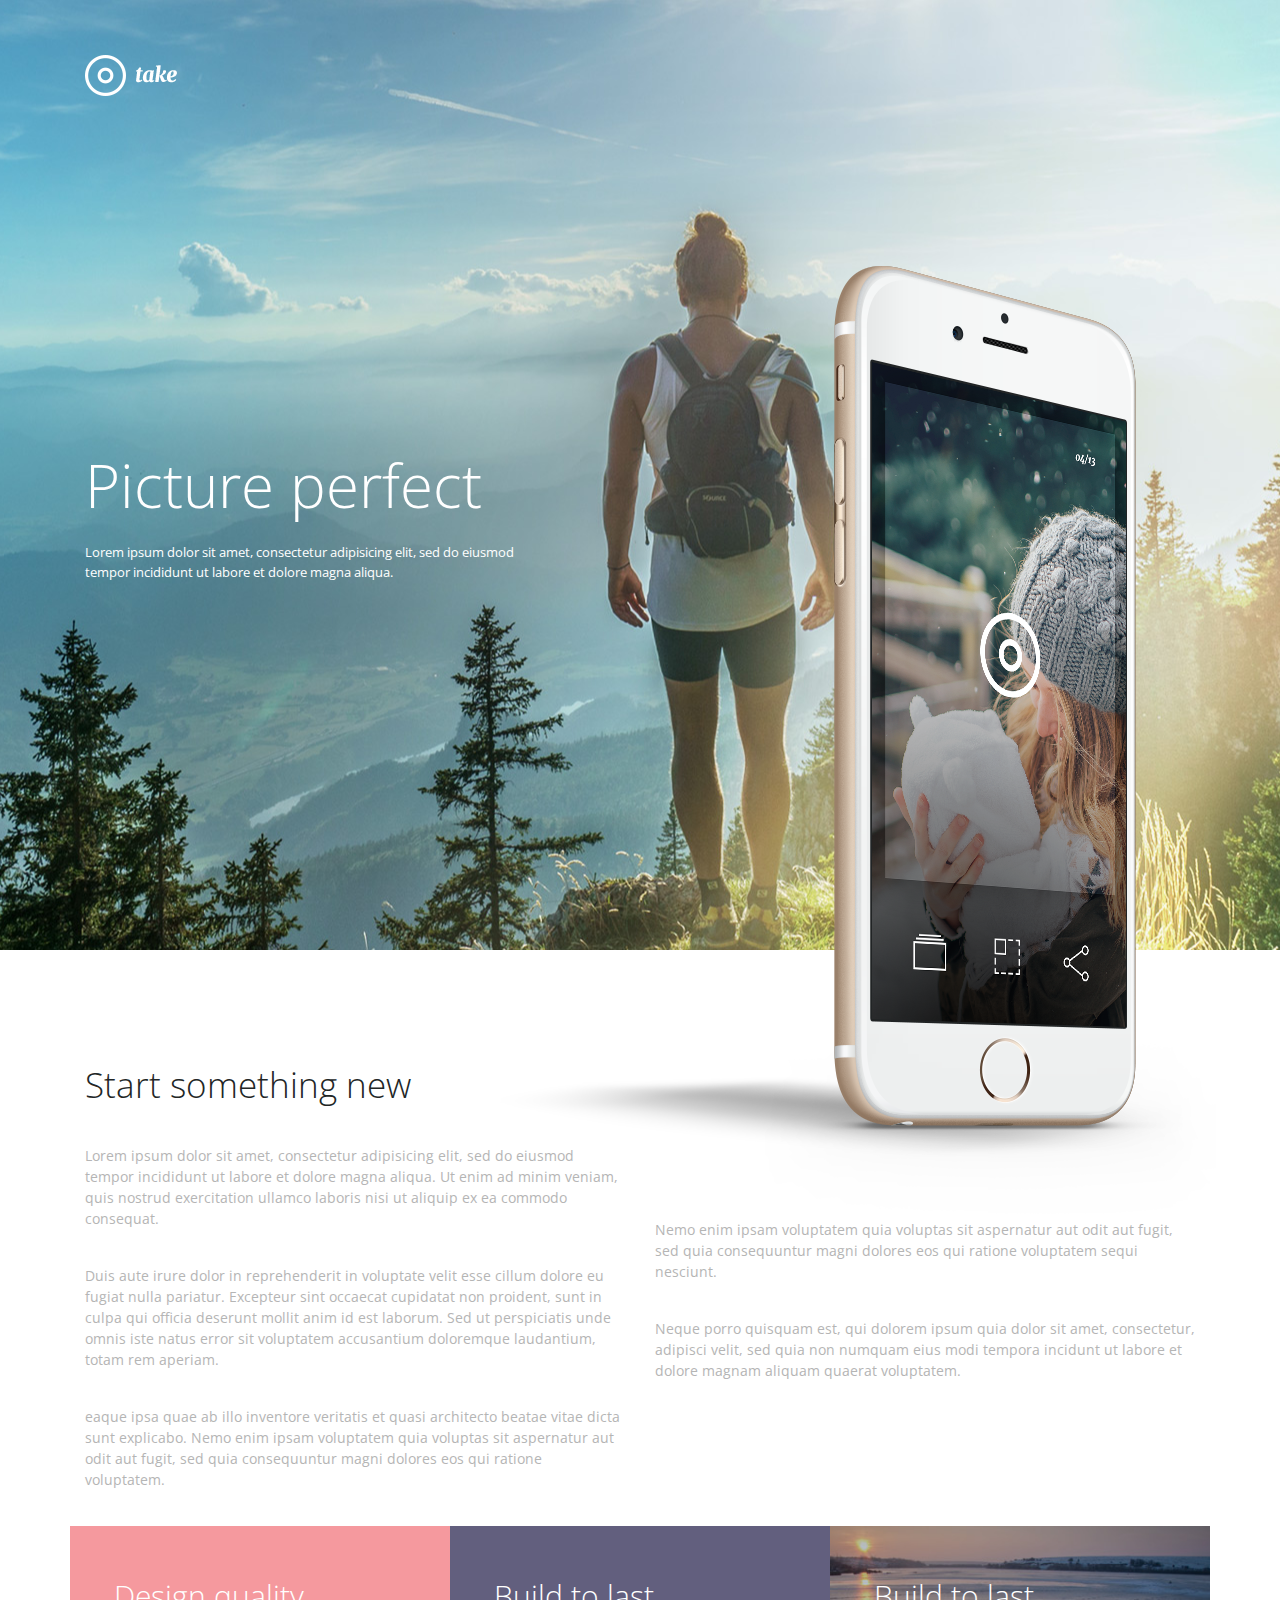
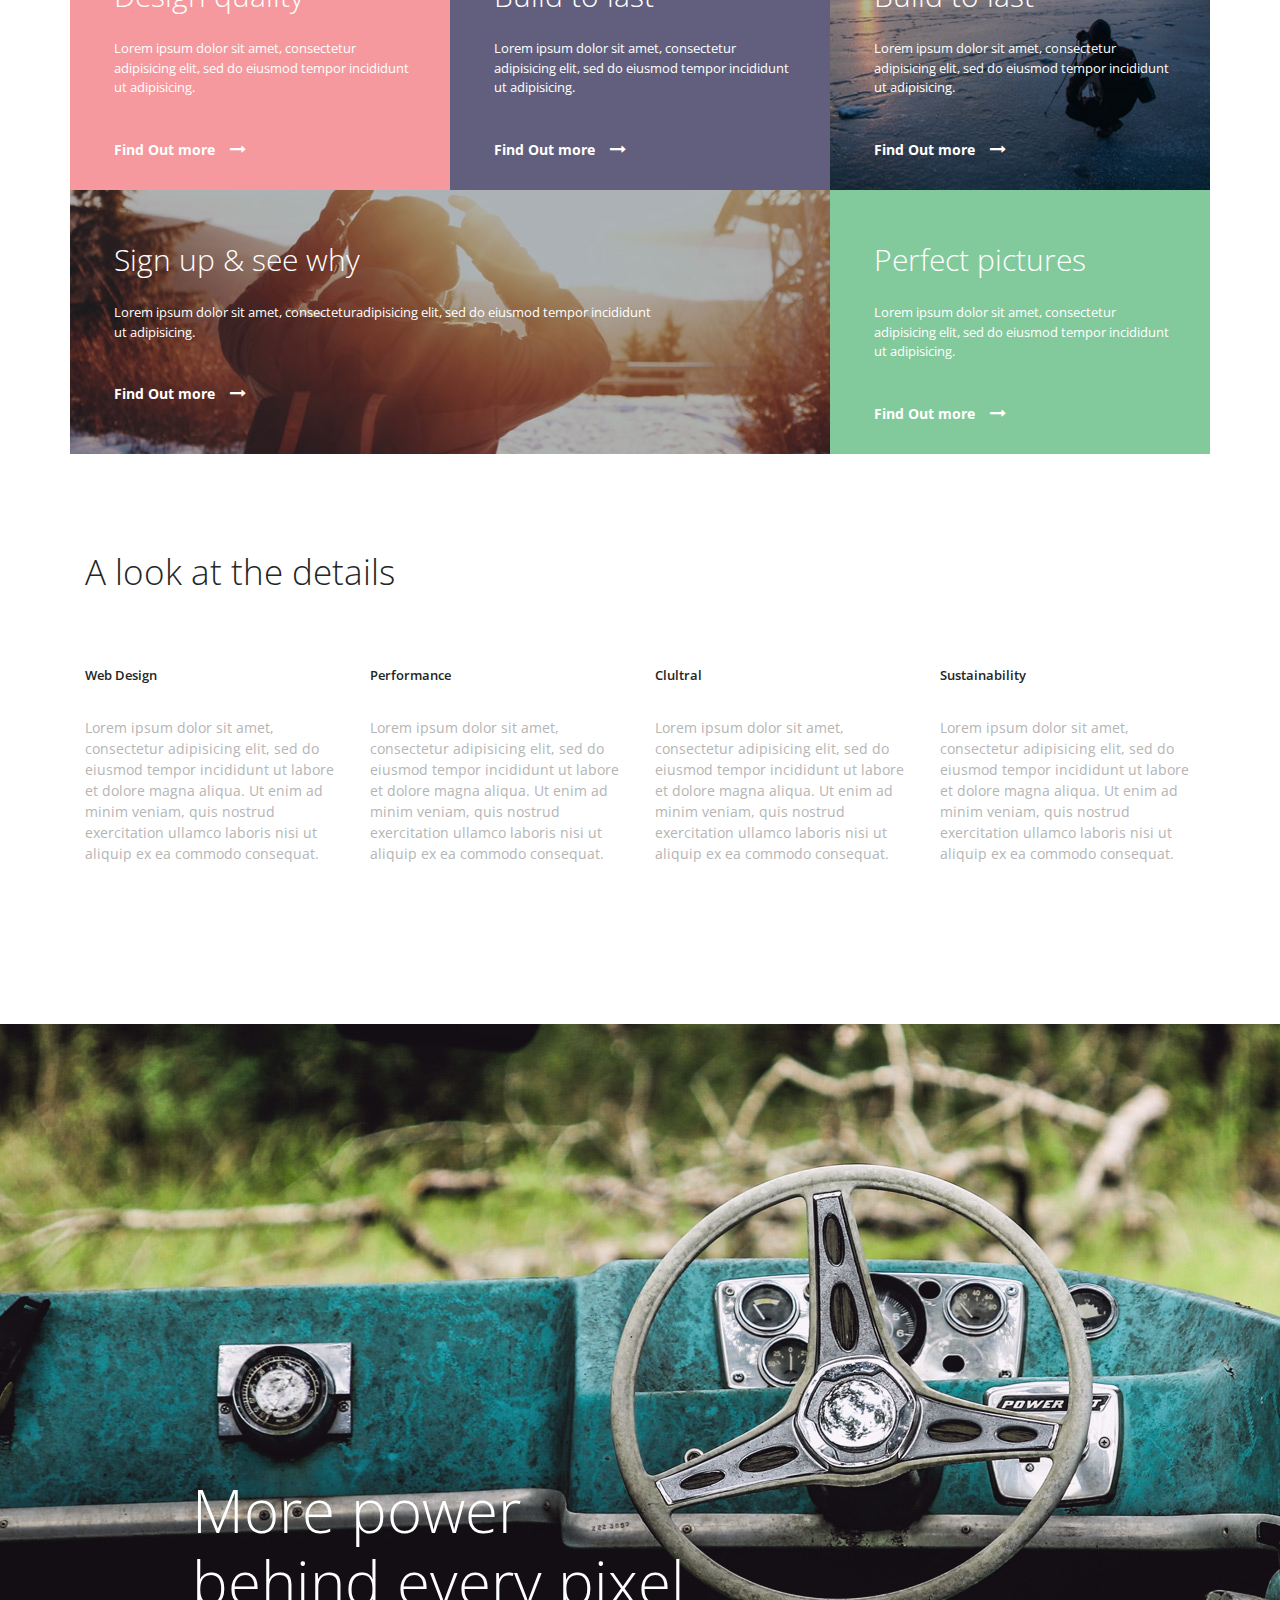
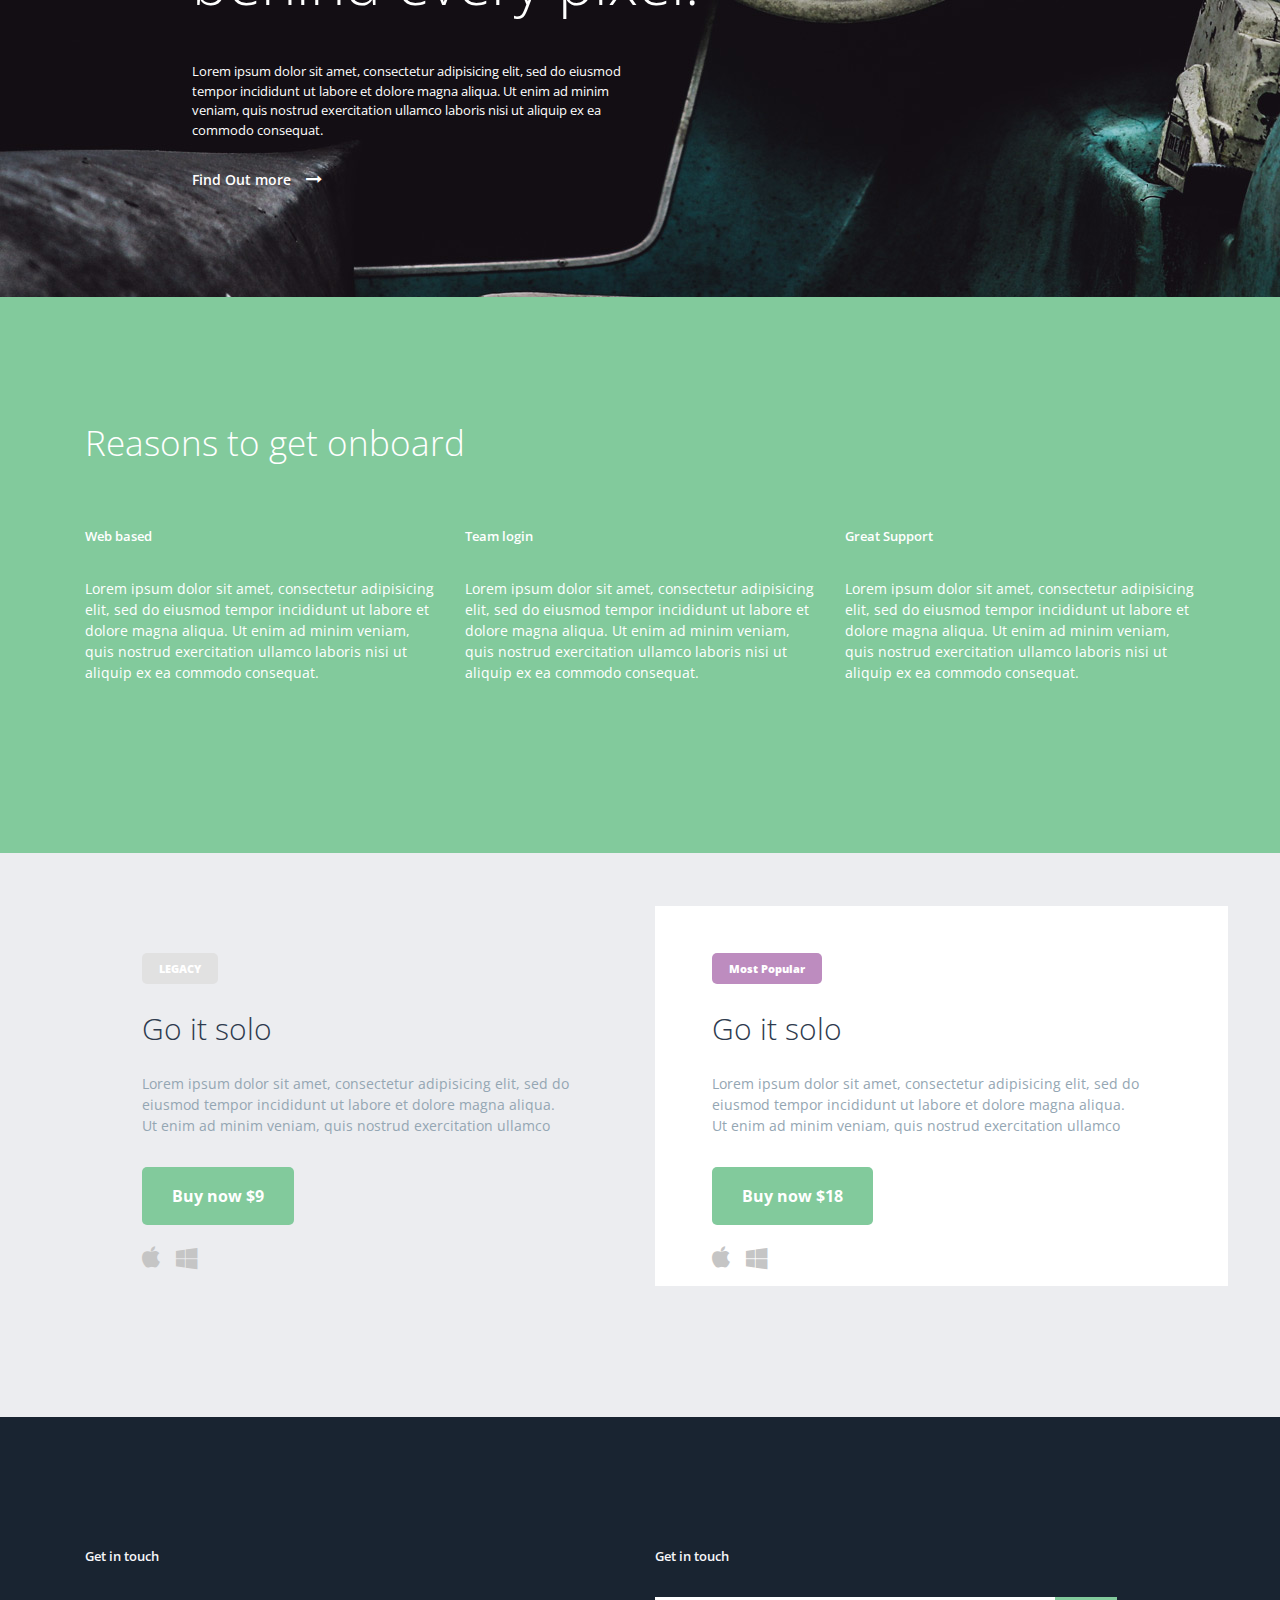
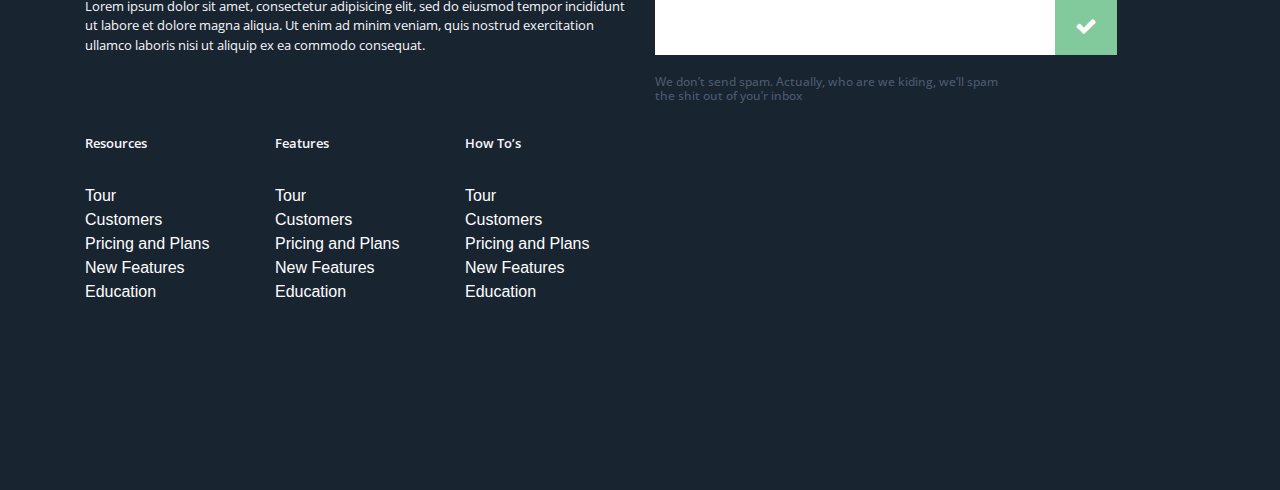
<file: Take/index.html>
<!DOCTYPE html>
<html lang="en">
<head>
	<meta charset="UTF-8">
	<title>Take</title>
	<link rel="stylesheet" href="https://cdnjs.cloudflare.com/ajax/libs/font-awesome/4.7.0/css/font-awesome.min.css">
	<link rel="stylesheet" type="text/css" href="css/bootstrap.min.css">
	<link rel="stylesheet" type="text/css" href="css/style.css">
</head>
<body>
	<main>
		<!-- Header part starts -->
		<section id="header" class="header">
			<div class="container">
				<div class="b_logo">
				<a href="#"><img src="img/logo.png" class="img-fluid"></a>
				</div>
				<h1>Picture perfect</h1>
				<p>Lorem ipsum dolor sit amet, consectetur adipisicing elit, sed do eiusmod<br>tempor incididunt ut labore et dolore magna aliqua.</p>
			</div>
			<div class="iphn">
				<img src="img/iphn.png" class="img-fluid">
			</div>
		</section>


		<!-- Header part ends -->
		<!-- About us part starts -->

		<section class="about" class="about">
			<div class="container">
				<div class="row">
					<div class="col-lg-6 col-md-6 col-sm-12">
						<div class="about_con">
							<h2>Start something new</h2>
							<p>Lorem ipsum dolor sit amet, consectetur adipisicing elit, sed do eiusmod tempor incididunt ut labore et dolore magna aliqua. Ut enim ad minim veniam, quis nostrud exercitation ullamco laboris nisi ut aliquip ex ea commodo consequat. </p>

							<p>Duis aute irure dolor in reprehenderit in voluptate velit esse cillum dolore eu fugiat nulla pariatur. Excepteur sint occaecat cupidatat non proident, sunt in culpa qui officia deserunt mollit anim id est laborum. Sed ut perspiciatis unde omnis iste natus error sit voluptatem accusantium doloremque laudantium, totam rem aperiam.</p>

 							<p>eaque ipsa quae ab illo inventore veritatis et quasi architecto beatae vitae dicta sunt explicabo. Nemo enim ipsam voluptatem quia voluptas sit aspernatur aut odit aut fugit, sed quia consequuntur magni dolores eos qui ratione voluptatem.</p>
						</div>
					</div>
					<div class="col-lg-6 col-md-6 col-sm-12">
						<div class="abt_con">
						<p>Nemo enim ipsam voluptatem quia voluptas sit aspernatur aut odit aut fugit, sed quia consequuntur magni dolores eos qui ratione voluptatem sequi nesciunt. </p>

						<p>Neque porro quisquam est, qui dolorem ipsum quia dolor sit amet, consectetur, adipisci velit, sed quia non numquam eius modi tempora incidunt ut labore et dolore magnam aliquam quaerat voluptatem.</p>
						</div>
					</div>
				</div>
				<div class="row">
					<div class="col-lg-4 col-md-4 col-sm-12 p-0">
						<div class="abt_img">
						<img src="img/1.jpg" class="img-fluid">	
							<div class="abt_box">
							<h2>Design quality</h2>
							<p>Lorem ipsum dolor sit amet, consectetur<br>adipisicing elit, sed do eiusmod tempor incididunt<br> ut adipisicing.</p>
							<a href="#"><span>Find Out more</span></a><a href="#"><i class="fa fa-long-arrow-right" aria-hidden="true"></i></a>
							</div>
						</div>
					</div>
					<div class="col-lg-4 col-md-4 col-sm-12 p-0">
						<div class="abt_img">
						<img src="img/2.jpg" class="img-fluid">	
							<div class="abt_box">
							<h2>Build to last</h2>
							<p>Lorem ipsum dolor sit amet, consectetur<br>adipisicing elit, sed do eiusmod tempor incididunt<br> ut adipisicing.</p>
							<a href="#"><span>Find Out more</span></a><a href="#"><i class="fa fa-long-arrow-right" aria-hidden="true"></i></a>
							</div>
						</div>
					</div>
					<div class="col-lg-4 col-md-4 col-sm-12 p-0">
						<div class="abt_img">
						<img src="img/3.jpg" class="img-fluid">	
							<div class="abt_box">
							<h2>Build to last</h2>
							<p>Lorem ipsum dolor sit amet, consectetur<br>adipisicing elit, sed do eiusmod tempor incididunt<br> ut adipisicing.</p>
							<a href="#"><span>Find Out more</span></a><a href="#"><i class="fa fa-long-arrow-right" aria-hidden="true"></i></a>
							</div>
						</div>
					</div>
					<div class="col-lg-8 col-md-8 col-sm-12 p-0">
						<div class="abt_img">
						<img src="img/4.jpg" class="img-fluid">	
							<div class="abt_box">
							<h2>Sign up & see why</h2>
							<p>Lorem ipsum dolor sit amet, consecteturadipisicing elit, sed do eiusmod tempor incididunt<br class="hide"> ut adipisicing.</p>
							<a href="#"><span>Find Out more</span></a><a href="#"><i class="fa fa-long-arrow-right" aria-hidden="true"></i></a>
							</div>
						</div>
					</div>
					<div class="col-lg-4 col-md-4 col-sm-12 p-0">
						<div class="abt_img">
						<img src="img/5.jpg" class="img-fluid">	
							<div class="abt_box">
							<h2>Perfect pictures</h2>
							<p>Lorem ipsum dolor sit amet, consectetur<br>adipisicing elit, sed do eiusmod tempor incididunt<br> ut adipisicing.</p>
							<a href="#"><span>Find Out more</span></a><a href="#"><i class="fa fa-long-arrow-right" aria-hidden="true"></i></a>
							</div>
						</div>
					</div>
				</div>
				<h3>A look at the details</h3>
				<div class="row">
					<div class="col-lg-3 col-md-3">
						<div class="last_con">
							<span>Web Design</span>
							<p class="last_p">Lorem ipsum dolor sit amet,  consectetur adipisicing elit, sed do eiusmod tempor incididunt ut labore et dolore magna aliqua. Ut enim ad minim veniam, quis nostrud exercitation ullamco laboris nisi ut aliquip ex ea commodo consequat.</p>
						</div>
					</div>
					<div class="col-lg-3 col-md-3 col-sm-12">
						<div class="last_con">
							<span>Performance</span>
							<p class="last_p">Lorem ipsum dolor sit amet,  consectetur adipisicing elit, sed do eiusmod tempor incididunt ut labore et dolore magna aliqua. Ut enim ad minim veniam, quis nostrud exercitation ullamco laboris nisi ut aliquip ex ea commodo consequat.</p>
						</div>
					</div>
					<div class="col-lg-3 col-md-3 col-sm-12">
						<div class="last_con">
							<span>Clultral</span>
							<p class="last_p">Lorem ipsum dolor sit amet,  consectetur adipisicing elit, sed do eiusmod tempor incididunt ut labore et dolore magna aliqua. Ut enim ad minim veniam, quis nostrud exercitation ullamco laboris nisi ut aliquip ex ea commodo consequat.</p>
						</div>
					</div>
					<div class="col-lg-3 col-md-3 col-sm-12">
						<div class="last_con">
							<span>Sustainability</span>
							<p class="last_p">Lorem ipsum dolor sit amet,  consectetur adipisicing elit, sed do eiusmod tempor incididunt ut labore et dolore magna aliqua. Ut enim ad minim veniam, quis nostrud exercitation ullamco laboris nisi ut aliquip ex ea commodo consequat.</p>
						</div>
					</div>
				</div>
			</div>
		</section>

		<!-- About us part ends -->

		<!-- More part Starts -->

		<section id="more" class="more">
			<div class="m_con">
				<h2>More power<br> behind every pixel.</h2>
				<p>Lorem ipsum dolor sit amet, consectetur adipisicing elit, sed do eiusmod<br> tempor incididunt ut labore et dolore magna aliqua. Ut enim ad minim<br> veniam, quis nostrud exercitation ullamco laboris nisi ut aliquip ex ea<br> commodo consequat.</p>
				<a href="#"><span>Find Out more</span></a><a href="#"><i class="fa fa-long-arrow-right" aria-hidden="true"></i></a>
			</div>
		</section>

		<!-- More part ends -->

		<!-- Reason part starts -->
		
		<section id="reason" class="reason">
			<div class="container">
				<h3>Reasons to get onboard</h3>
				<div class="row">
					<div class="col-lg-4 col-md-4 col-sm-12">
						<div class="r_con">
							<span>Web based</span>
							<p>Lorem ipsum dolor sit amet, consectetur adipisicing elit, sed do eiusmod tempor incididunt ut labore et dolore magna aliqua. Ut enim ad minim veniam, quis nostrud exercitation ullamco laboris nisi ut aliquip ex ea commodo consequat.</p>
						</div>
					</div>
					<div class="col-lg-4 col-md-4 col-sm-12">
						<div class="r_con">
							<span>Team login</span>
							<p>Lorem ipsum dolor sit amet, consectetur adipisicing elit, sed do eiusmod tempor incididunt ut labore et dolore magna aliqua. Ut enim ad minim veniam, quis nostrud exercitation ullamco laboris nisi ut aliquip ex ea commodo consequat.</p>
						</div>
					</div>
					<div class="col-lg-4 col-md-4 col-sm-12">
						<div class="r_con">
							<span>Great Support</span>
							<p>Lorem ipsum dolor sit amet, consectetur adipisicing elit, sed do eiusmod tempor incididunt ut labore et dolore magna aliqua. Ut enim ad minim veniam, quis nostrud exercitation ullamco laboris nisi ut aliquip ex ea commodo consequat.</p>
						</div>
					</div>
				</div>
			</div>
		</section>


		<!-- Reason part ends -->

		<!-- Product part Starts -->
		<section id="product" class="product">
			<div class="container">
				<div class="row">
					<div class="col-lg-6 col-md-6 col-sm-12">
						<div class="pro_item">
							<a class="legecy" href="#">LEGACY</a>
							<h2>Go it solo</h2>
							<p>Lorem ipsum dolor sit amet, consectetur adipisicing elit, sed do<br class="hide"> eiusmod tempor incididunt ut labore et dolore magna aliqua.<br class="hide">Ut enim ad minim veniam, quis nostrud exercitation ullamco</p>
							<a class="pro_btn" href="#">Buy now $9</a>
							<div class="icon">
								<a href="#"><i class="fa fa-apple" aria-hidden="true"></i></a>
								<a class="mar" href="#"><i class="fa fa-windows" aria-hidden="true"></i></a>
							</div>
						</div>
					</div>
					<div class="col-lg-6 col-md-6 col-sm-12">
						<div class="pro_border">
						<div class="pro_item">
							<a class="legecy_b" href="#">Most Popular</a>
							<h2>Go it solo</h2>
							<p>Lorem ipsum dolor sit amet, consectetur adipisicing elit, sed do<br class="hide"> eiusmod tempor incididunt ut labore et dolore magna aliqua.<br class="hide">Ut enim ad minim veniam, quis nostrud exercitation ullamco</p>
							<a class="pro_btn" href="#">Buy now $18</a>
							<div class="icon">
								<a href="#"><i class="fa fa-apple" aria-hidden="true"></i></a>
								<a class="mar" href="#"><i class="fa fa-windows" aria-hidden="true"></i></a>
							</div>
						</div>
						</div>
					</div>
				</div>
			</div>
		</section>

		<!-- Product part ends -->

		<!-- Footer part Starts -->

		<section id="footer" class="footer">
			<div class="container">
				<div class="row">
					<div class="col-lg-6 col-md-6 col-sm-12">
						<div class="f_con">
							<span>Get in touch</span>
							<p>Lorem ipsum dolor sit amet, consectetur adipisicing elit, sed do eiusmod tempor incididunt ut labore et dolore magna aliqua. Ut enim ad minim veniam, quis nostrud exercitation ullamco laboris nisi ut aliquip ex ea commodo consequat.</p>
						</div>
					</div>
					<div class="col-lg-6 col-md-6 col-sm-12">
						<div class="f_con">
							<span>Get in touch</span>
							<div class="form">
								<form>
								<input type="name" name="" class="f_form">
							</form>
							</div>
							<div class="f_box">
								<a class="f_correct" href="#"><i class="fa fa-check" aria-hidden="true"></i></a>
							</div>
							<h6>We don’t send spam. Actually, who are we kiding, we’ll spam<br class="hide">the shit out of you’r inbox</h6>
						</div>
					</div>
					<div class="col-lg-6 col-md-6 col-sm-12">
						<div class="f_con">
							<div class="row">
								<div class="col-lg-4 col-md-4 col-sm-4">
									<div class="f_last_c">
										<span>Resources</span>
									<ul>
										<li><a href="#">Tour</a></li>
										<li><a href="#">Customers</a></li>
										<li><a href="#">Pricing and Plans</a></li>
										<li><a href="#">New Features</a></li>
										<li><a href="#">Education</a></li>
									</ul>
									</div>
								</div>
								<div class="col-lg-4 col-md-4 col-sm-4">
									<div class="f_last_c">
										<span>Features</span>
									<ul>
										<li><a href="#">Tour</a></li>
										<li><a href="#">Customers</a></li>
										<li><a href="#">Pricing and Plans</a></li>
										<li><a href="#">New Features</a></li>
										<li><a href="#">Education</a></li>
									</ul>
									</div>
								</div>
								<div class="col-lg-4 col-md-4 col-sm-4">
									<div class="f_last_c">
										<span>How To’s</span>
									<ul>
										<li><a href="#">Tour</a></li>
										<li><a href="#">Customers</a></li>
										<li><a href="#">Pricing and Plans</a></li>
										<li><a href="#">New Features</a></li>
										<li><a href="#">Education</a></li>
									</ul>
									</div>
								</div>
							</div>
						</div>
					</div>
				</div>
			</div>
		</section>



		<!-- Footer part ends -->


	</main>


	<script type="text/javascript" src="js/jquery-3.4.1.min.js"></script>
	<script type="text/javascript" src="js/popper.min.js"></script>
	<script type="text/javascript" src="js/bootstrap.min.js"></script>
</body>
</html>
</file>
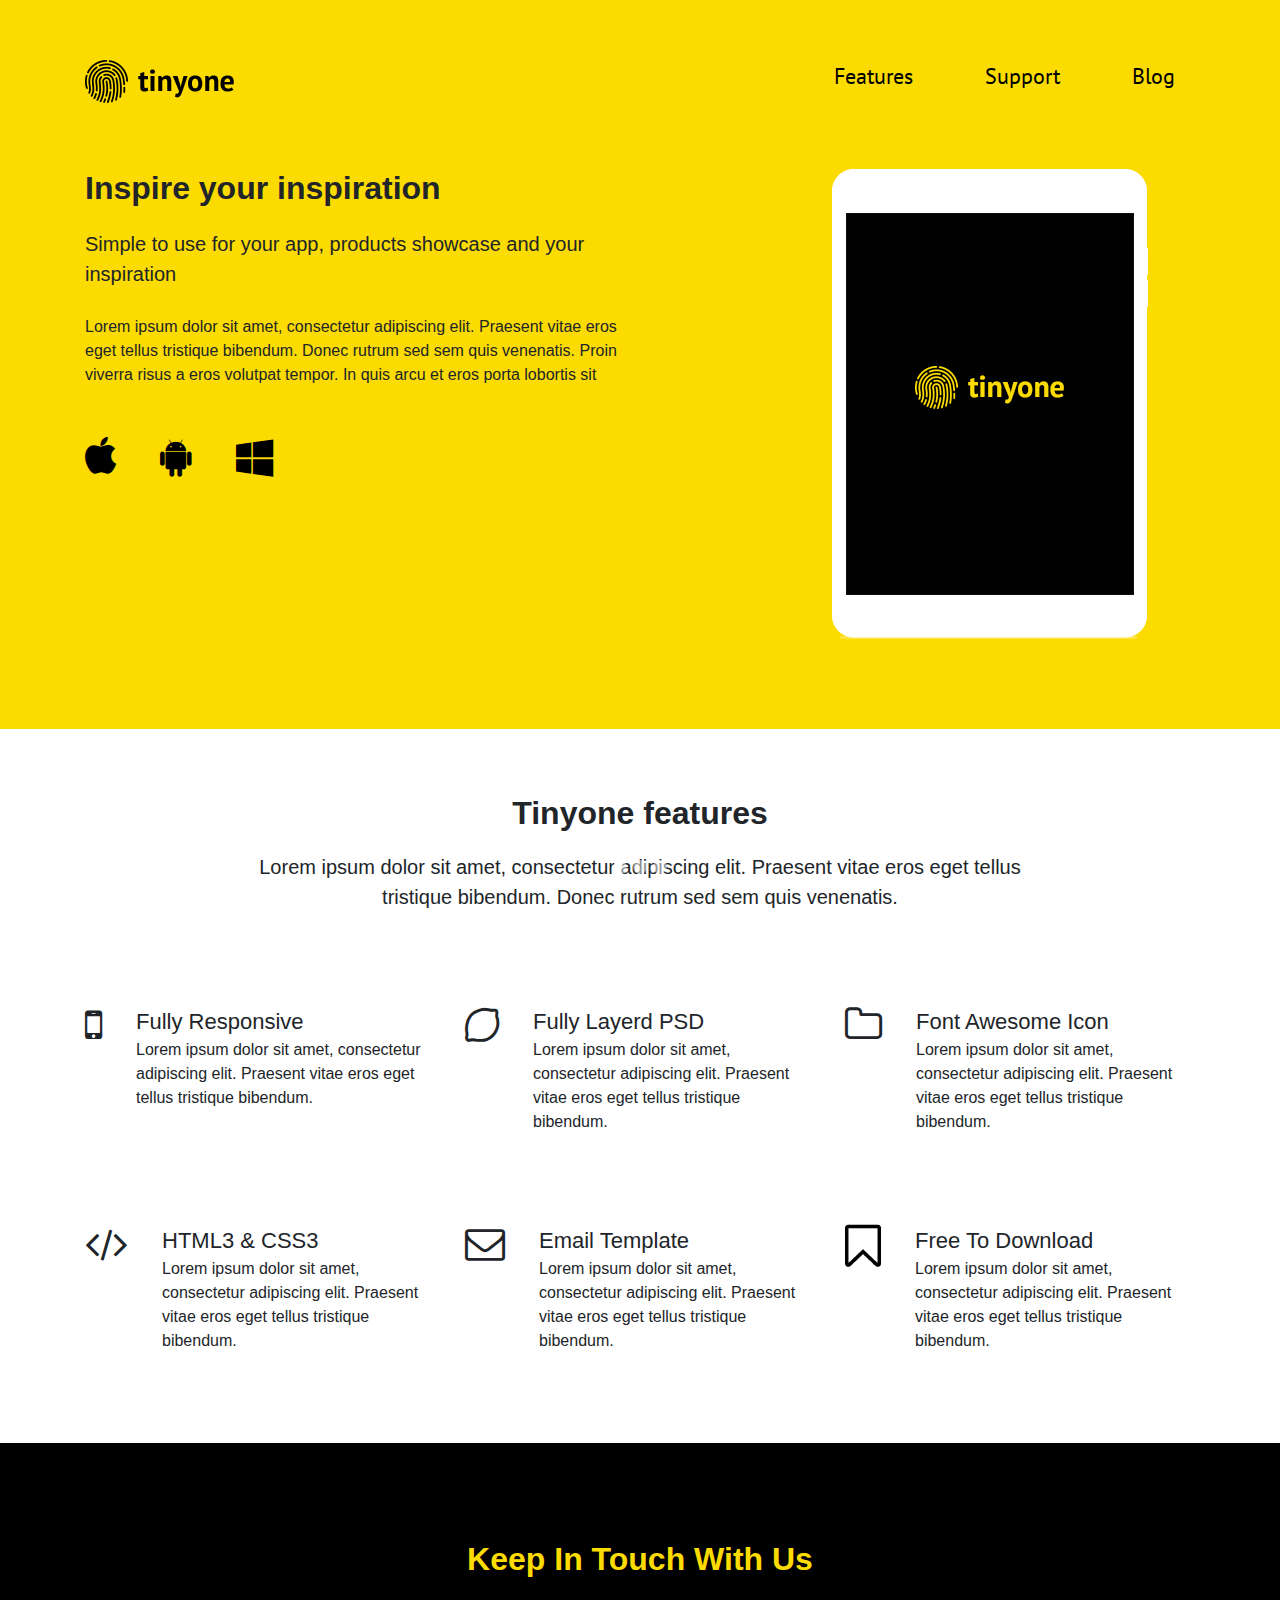
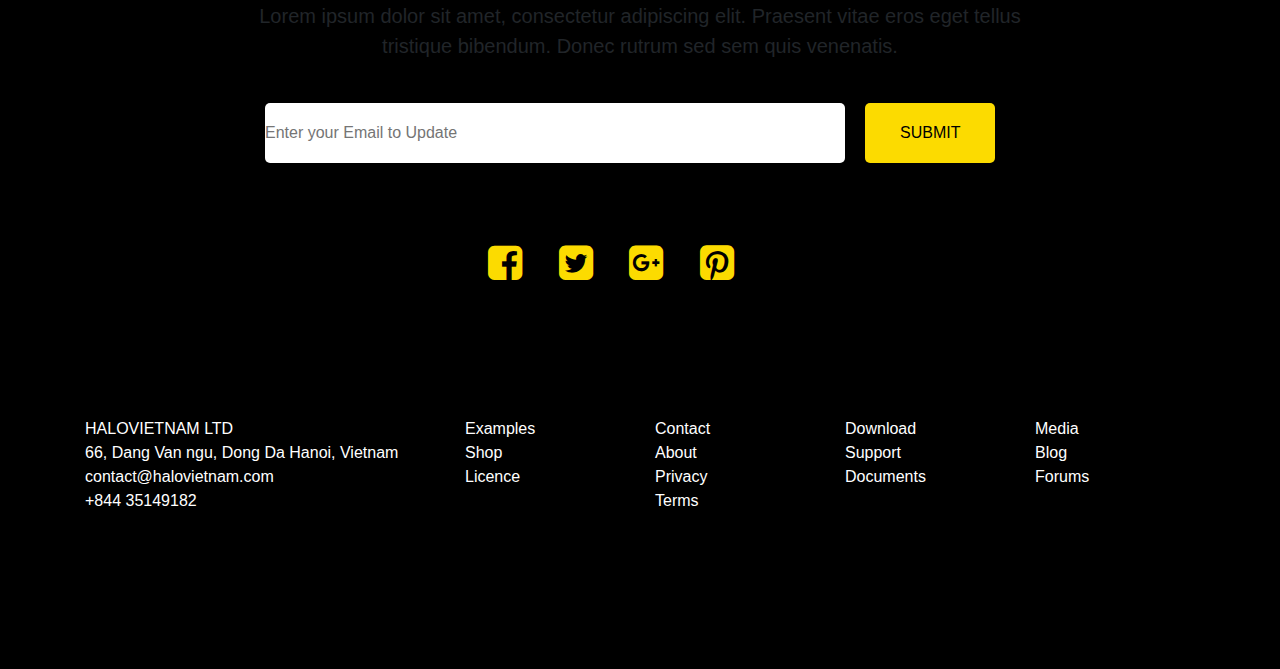
<file: Tinyone/index.html>
<!DOCTYPE html>
<html lang="en">
<head>
	<meta charset="UTF-8">
	<meta name="viewport" content="width=device-width, initial-scale=1, shrink-to-fit=no">
	<title>Tinyone</title>
	<link rel="stylesheet" type="text/css" href="css/bootstrap.min.css">
	<link rel="stylesheet" href="https://cdnjs.cloudflare.com/ajax/libs/font-awesome/4.7.0/css/font-awesome.min.css">
	<link rel="stylesheet" type="text/css" href="css/style.css">
</head>
<body>
	<main>
		<!-- Header Part Starts -->
		<section id="header" class="header">
			<div class="container">
				<div class="menu">
					<div class="logo">
						<a href="#"><img src="img/logo.png"></a>
					</div>
					<div class="nav">
						<ul>
							<li><a href="#">Features</a>
						    <li><a href="#">Support</a></li>
							<li><a href="#">Blog</a></li>
						</ul>
					</div>
				</div>	
				
			</div>
		</section>
		<!-- Header Part Ends -->

		<!-- Banner Part Starts -->
		<section id="banner" class="banner">
			<div class="container">
				<div class="row">
					<div class="col-lg-6">
						<div class="b_con">
						<h2>Inspire your inspiration</h2>
						<p>Simple to use for your app, products showcase and your inspiration</p>
						<span>Lorem ipsum dolor sit amet, consectetur adipiscing elit. Praesent vitae eros eget tellus tristique bibendum. Donec rutrum sed sem quis venenatis. Proin viverra risus a eros volutpat tempor. In quis arcu et eros porta lobortis sit </span>
						</div>
						<div class="b_logo">
							<a href="#"><i class="fa fa-apple" aria-hidden="true"></i></a>
							<a href="#"><i class="fa fa-android" aria-hidden="true"></i></a>
							<a href="#"><i class="fa fa-windows" aria-hidden="true"></i></a>
						</div>
					</div>
					<div class="col-lg-6 text-center">
						<div class="b_img">
							<img src="img/banner.png" class="img-fluid">
						</div>
					</div>
				</div>
					 <ol class="carousel-indicators">
				    <li data-target="#carouselExampleIndicators" data-slide-to="0" class="size"></li>
				    <li data-target="#carouselExampleIndicators" data-slide-to="1" class="size"></li>
				    <li data-target="#carouselExampleIndicators" data-slide-to="2" class="size"></li>
				  </ol>
			</div>
		</section>


		<!-- Banner Part Ends -->

		<!-- Feature Part starts -->

		<section id="feature" class="feature">
			<div class="container">
				<div class="row">
					<div class="col-lg-12">
						<div class="f_heading text-center">
							<h3>Tinyone features</h3>
							<p>Lorem ipsum dolor sit amet, consectetur adipiscing elit. Praesent vitae eros eget tellus<br> tristique bibendum. Donec rutrum sed sem quis venenatis.</p>
						</div>
					</div>
				</div>
				<div class="row">
					<div class="col-lg-4">
						<div class="f_item d-flex">
							<div class="f_img">
								<i class="fa fa-mobile" aria-hidden="true"></i>
							</div>
							<div class="f_con">
								<P>Fully Responsive</P>
							<span>Lorem ipsum dolor sit amet, consectetur adipiscing elit. Praesent vitae eros eget tellus tristique bibendum.</span>
							</div>
						</div>
					</div>
					<div class="col-lg-4">
						<div class="f_item d-flex">
							<div class="f_img">
								<i class="fa fa-lemon-o" aria-hidden="true"></i>
							</div>
							<div class="f_con">
								<P>Fully Layerd PSD</P>
							<span>Lorem ipsum dolor sit amet, consectetur adipiscing elit. Praesent vitae eros eget tellus tristique bibendum.</span>
							</div>
						</div>
					</div>
					<div class="col-lg-4">
						<div class="f_item d-flex">
							<div class="f_img">
								<i class="fa fa-folder-o" aria-hidden="true"></i>
							</div>
							<div class="f_con">
								<P>Font Awesome Icon</P>
							<span>Lorem ipsum dolor sit amet, consectetur adipiscing elit. Praesent vitae eros eget tellus tristique bibendum.</span>
							</div>
						</div>
					</div>
					<div class="col-lg-4">
						<div class="f_item d-flex">
							<div class="f_img">
								<i class="fa fa-code" aria-hidden="true"></i>
							</div>
							<div class="f_con">
								<P>HTML3 & CSS3</P>
							<span>Lorem ipsum dolor sit amet, consectetur adipiscing elit. Praesent vitae eros eget tellus tristique bibendum.</span>
							</div>
						</div>
					</div>
					<div class="col-lg-4">
						<div class="f_item d-flex">
							<div class="f_img">
								<i class="fa fa-envelope-o" aria-hidden="true"></i>
							</div>
							<div class="f_con">
								<P>Email Template</P>
							<span>Lorem ipsum dolor sit amet, consectetur adipiscing elit. Praesent vitae eros eget tellus tristique bibendum.</span>
							</div>
						</div>
					</div>
					<div class="col-lg-4">
						<div class="f_item d-flex">
							<div class="f_img">
								<img src="img/f_logo.png">
							</div>
							<div class="f_con">
								<P>Free To Download</P>
							<span>Lorem ipsum dolor sit amet, consectetur adipiscing elit. Praesent vitae eros eget tellus tristique bibendum.</span>
							</div>
						</div>
					</div>
				</div>
			</div>
		</section>



		<!-- Feature Part Ends -->

		<!-- Keep In Touch Part Starts-->

		<section id="keep" class="keep">
			<div class="container">
				<div class="k_heading text-center">
					<h3>Keep In Touch With Us</h3>
					<p>Lorem ipsum dolor sit amet, consectetur adipiscing elit. Praesent vitae eros eget tellus<br> tristique bibendum. Donec rutrum sed sem quis venenatis.</p>
				</div>
				<div class="k_form d-flex">
					<form>
						<input type="text" placeholder="Enter your Email to Update" name="">
					</form>
					<button>SUBMIT</button>
				</div>
				<div class="k_logo text-center">
					<a href="#"><i class="fa fa-facebook-square" aria-hidden="true"></i></a>
					<a href="#"><i class="fa fa-twitter-square" aria-hidden="true"></i></a>
					<a href="#"><i class="fa fa-google-plus-square" aria-hidden="true"></i></a>
					<a href="#"><i class="fa fa-pinterest-square" aria-hidden="true"></i></a>
				</div>
				<div class="footer">
					<div class="row">
						<div class="col-lg-4">
							<p>HALOVIETNAM LTD <br>66, Dang Van ngu, Dong Da Hanoi, Vietnam</p>
							<a class="f_email"href="#">contact@halovietnam.com</a>
							<a href="#">+844 35149182</a>
						</div>
						<div class="col-lg-2">
							<ul>
								<li><a href="#">Examples</a></li>
								<li><a href="#">Shop</a></li>
								<li><a href="#">Licence</a></li>
							</ul>
						</div>
						<div class="col-lg-2">
							<ul>
								<li><a href="#">Contact</a></li>
								<li><a href="#">About</a></li>
								<li><a href="#">Privacy</a></li>
								<li><a href="#">Terms</a></li>
							</ul>
						</div>
						<div class="col-lg-2">
							<ul>
								<li><a href="#">Download</a></li>
								<li><a href="#">Support</a></li>
								<li><a href="#">Documents</a></li>
							</ul>
						</div>
						<div class="col-lg-2">
							<ul>
								<li><a href="#">Media</a></li>
								<li><a href="#">Blog</a></li>
								<li><a href="#">Forums</a></li>
							</ul>
						</div>
					</div>
				</div>
			</div>
		</section>


		

		<!-- Keep In Touch Part Ends-->


		
	</main>
	

	<script type="text/javascript" src="js/jquery-3.4.1.min.js"></script>
	<script type="text/javascript" src="js/popper.min.js"></script>
	<script type="text/javascript" src="js/bootstrap.min.js"></script>
</body>
</html>
</file>
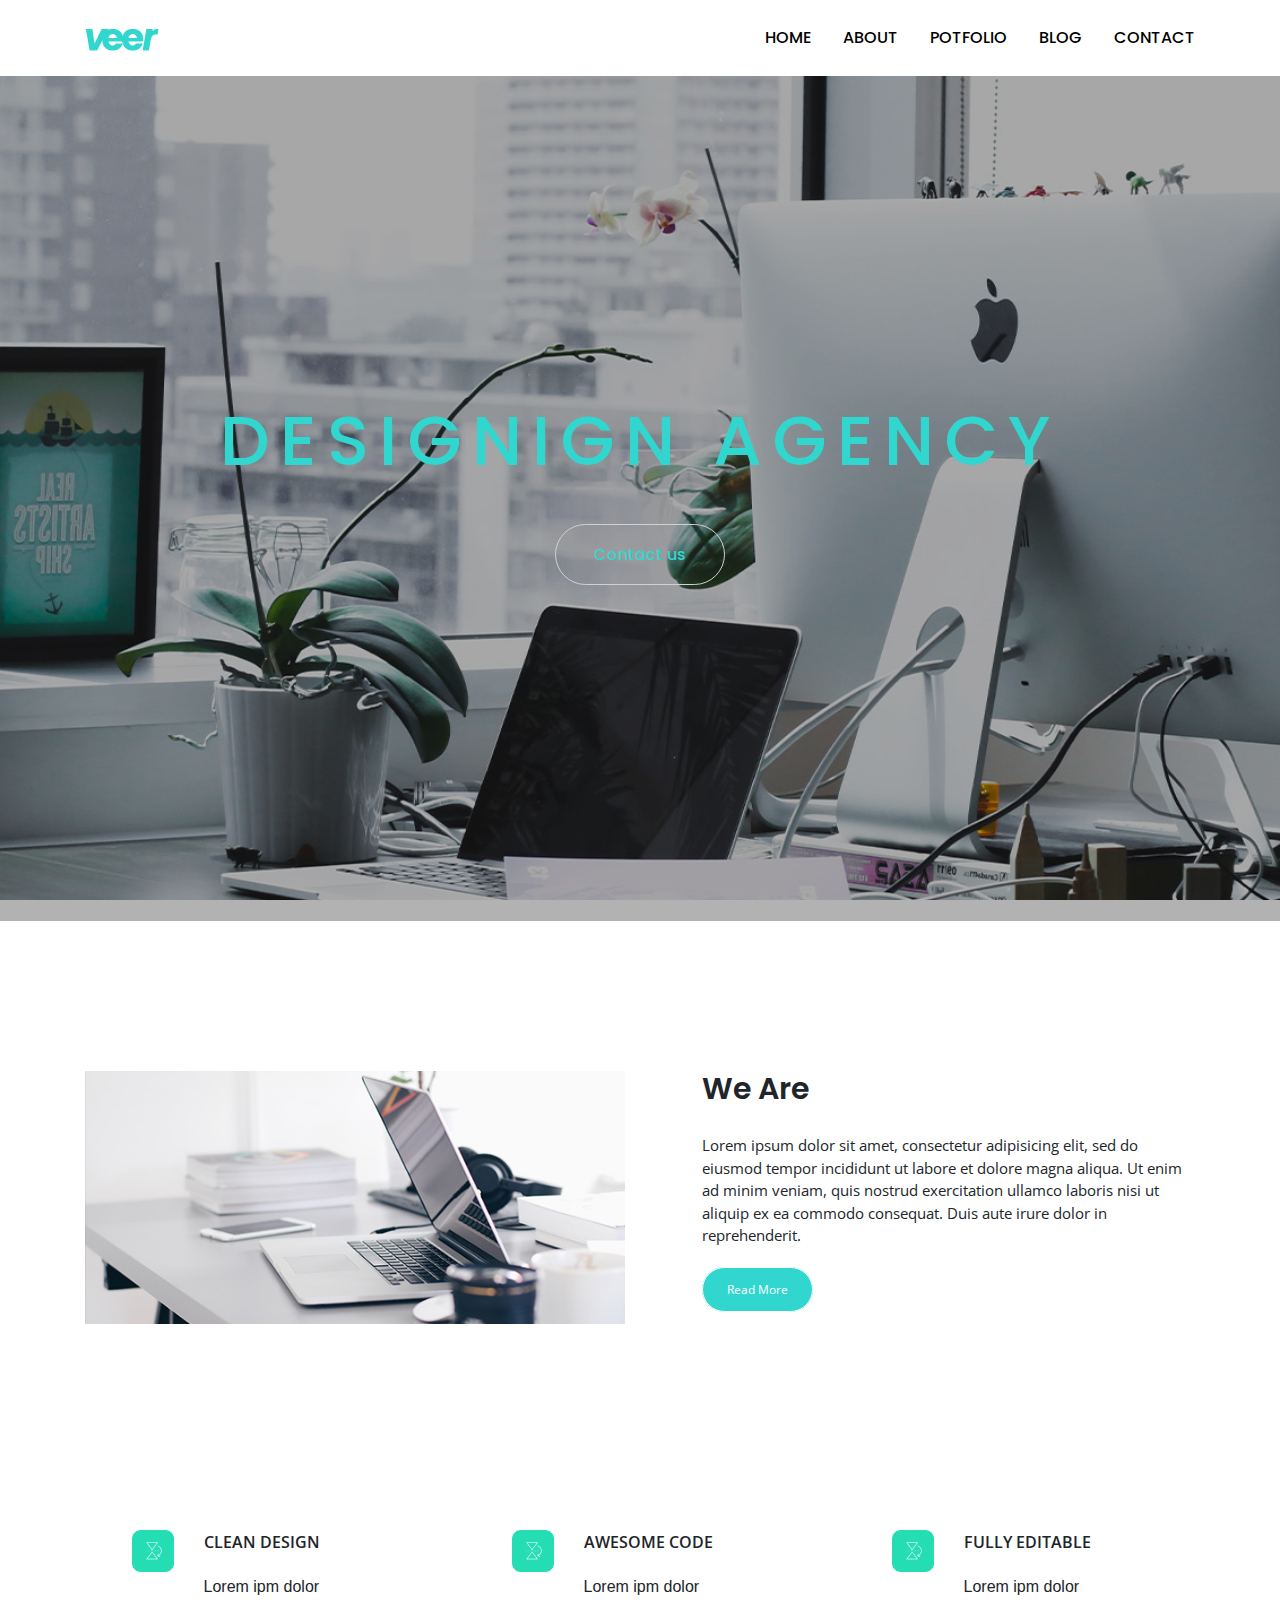
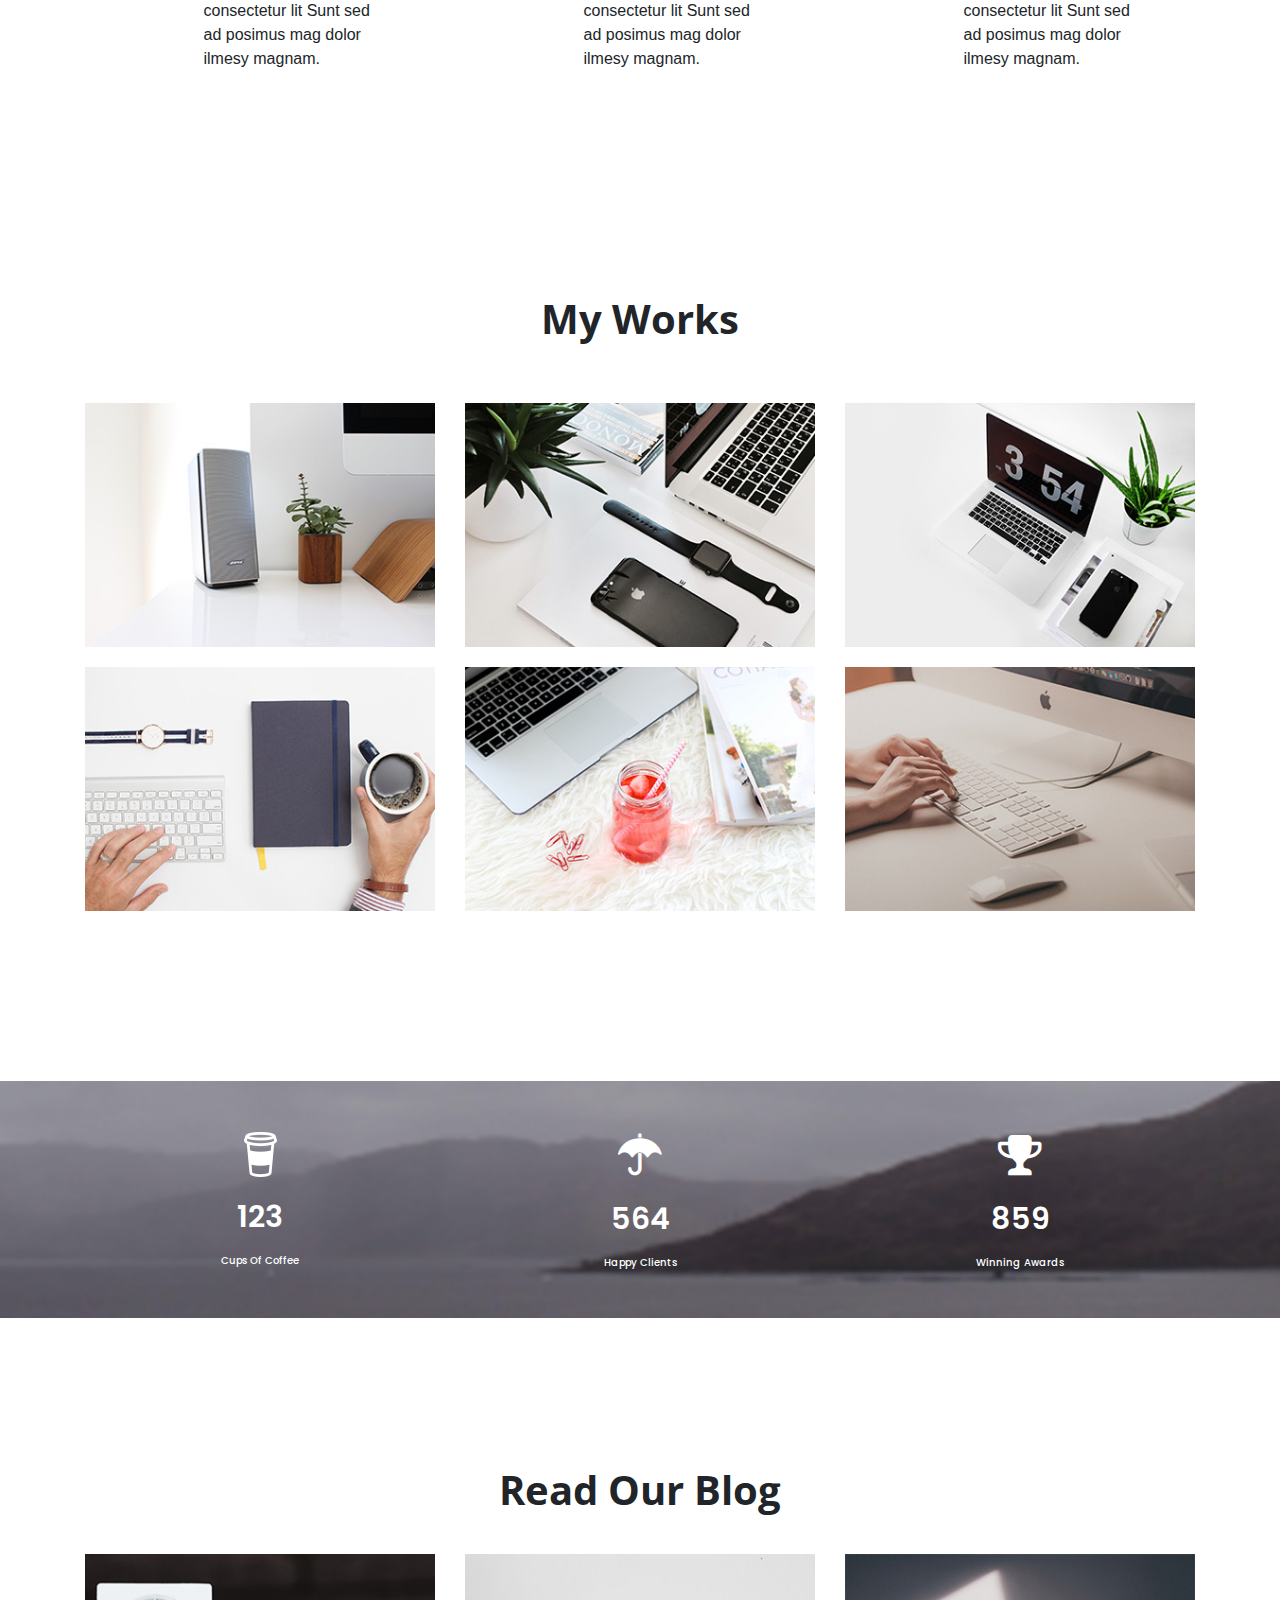
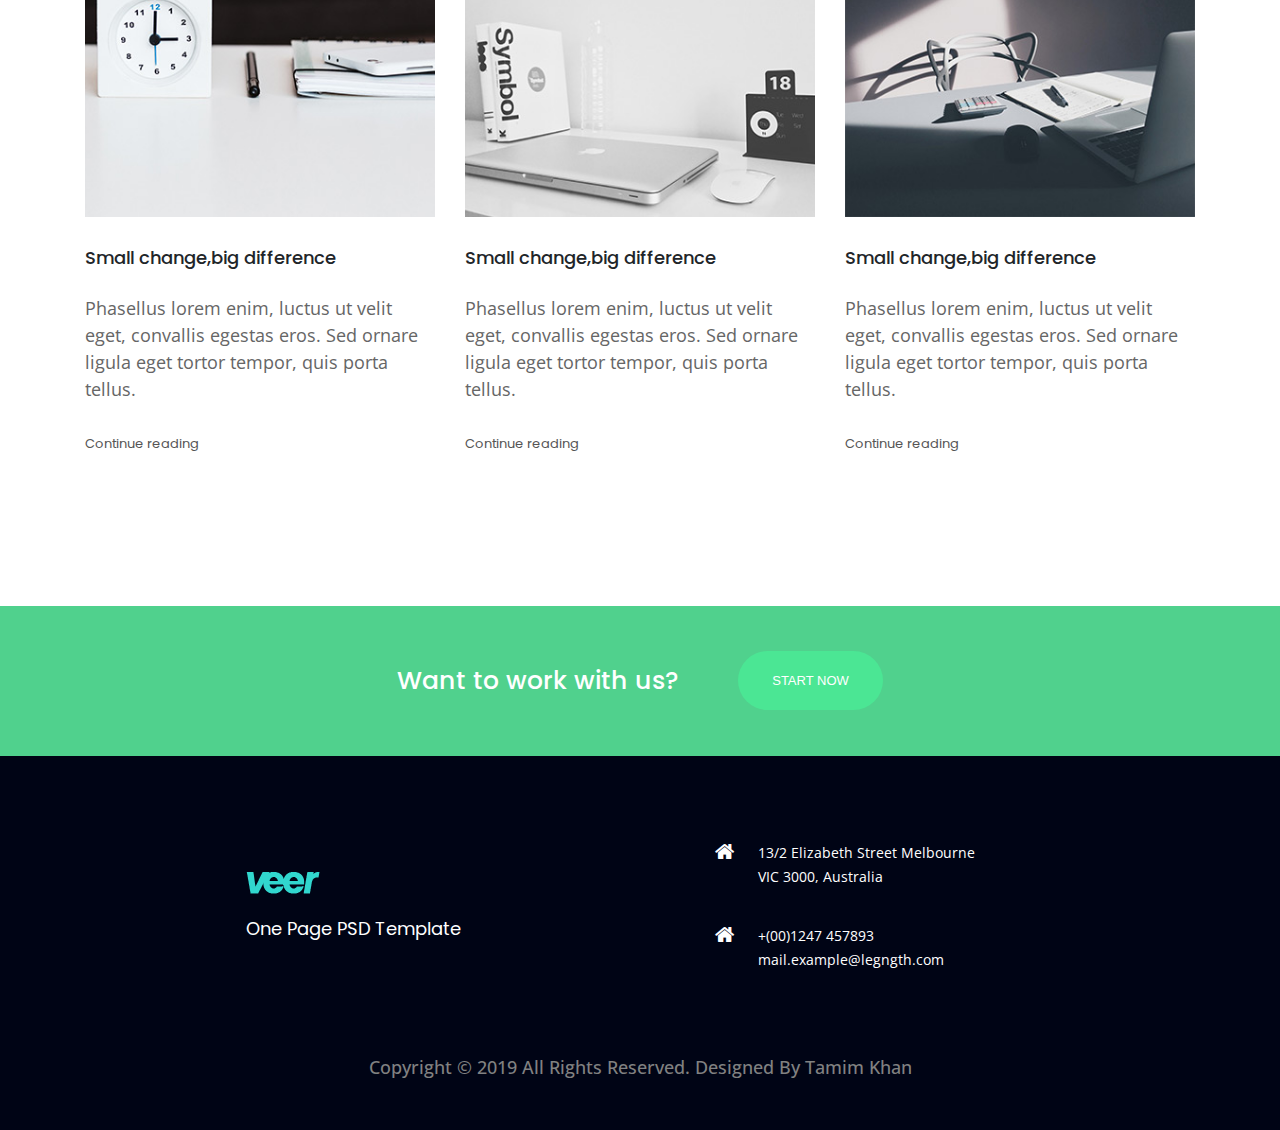
<file: veer/index.html>
<!DOCTYPE html>
<html lang="en">
<head>
	<meta charset="UTF-8">
	 <meta name="viewport" content="width=device-width, initial-scale=1, shrink-to-fit=no">
	<title>Veer</title>
	<link rel="stylesheet" href="https://cdnjs.cloudflare.com/ajax/libs/font-awesome/4.7.0/css/font-awesome.min.css">
	<link rel="stylesheet" type="text/css" href="css/bootstrap.min.css">
	<link rel="stylesheet" type="text/css" href="css/style.css">
</head>
<body>
	<main>
		<!-- Header Parts Starts -->
		<section id="header" class="header">
			<div class="container">
				<nav class="navbar navbar-expand-lg">
				  <a class="navbar-brand" href="#"><img src="img/logo.png"></a>
				  <button class="navbar-toggler" type="button" data-toggle="collapse" data-target="#navbarSupportedContent" aria-controls="navbarSupportedContent" aria-expanded="false" aria-label="Toggle navigation">
				    <span class="navbar-toggler-icon"><i class="fa fa-bars" aria-hidden="true"></i></span>
				  </button>

				  <div class="collapse navbar-collapse" id="navbarSupportedContent">
				    <ul class="navbar-nav ml-auto">
				      <li class="nav-item active">
				        <a class="nav-link" href="#">Home <span class="sr-only">(current)</span></a>
				      </li>
				      <li class="nav-item">
				        <a class="nav-link" href="#">about</a>
				      </li>
				      <li class="nav-item">
				        <a class="nav-link" href="#">potfolio</a>
				      </li>
				      <li class="nav-item">
				        <a class="nav-link" href="#">blog</a>
				      </li>
				      <li class="nav-item">
				        <a class="nav-link" href="#">contact</a>
				      </li>
				    </ul>
				  </div>
				</nav>
			</div>
		</section>
		<!-- Header Parts Ends -->

		<!-- Banner Parts Starts -->
		<section id="banner" class="banner">
			<div class="overlay">
				<div class="container">
					<div class="b_con text-center">
						<h1>Designign agency</h1>
						<a href="#">Contact us</a>
					</div>
				</div>
			</div>
		</section>

		<!-- Banner Parts Ends -->

		<!-- About Parts Starts -->
		<section id="about" class="about">
			<div class="container">
				<div class="row">
					<div class="col-lg-6 col-md-6 col-sm-12">
						<div class="abt_img">
							<img src="img/about.jpg" class="img-fluid w-100">
						</div>
					</div>
					<div class="col-lg-6 col-md-6 col-sm-12">
						<div class="abt_con">
							<h3>We Are</h3>
							<p>Lorem ipsum dolor sit amet, consectetur adipisicing elit, sed do eiusmod tempor incididunt ut labore et dolore magna aliqua. Ut enim ad minim veniam, quis nostrud exercitation ullamco laboris nisi ut aliquip ex ea commodo consequat. Duis aute irure dolor in reprehenderit.</p>
							<a href="#">Read More</a>
						</div>
					</div>
				</div>
			</div>
		</section>


		<!-- About Parts Ends -->

		<!-- Services Parts Ends -->
		<section id="service" class="service">
			<div class="container">
				<div class="row">
					<div class="col-lg-4 col-md-4 col-sm-12">
						<div class="ser_con">
							<div class="row">
								<div class="col-lg-3 col-sm-6">
									<img src="img/s_icon.png" class="img-fluid">
								</div>
								<div class="col-lg-9 col-sm-6">
									<div class="s_con">
									<span>Clean Design</span>
									<p>Lorem ipm dolor consectetur lit Sunt sed ad posimus mag dolor ilmesy magnam.</p>
									</div>
								</div>
							</div>
						</div>
					</div>
					<div class="col-lg-4 col-md-4">
						<div class="ser_con">
							<div class="row">
								<div class="col-lg-3 col-sm-6">
									<img src="img/s_icon.png" class="img-fluid">
								</div>
								<div class="col-lg-9 col-sm-6">
									<div class="s_con">
									<span>Awesome Code</span>
									<p>Lorem ipm dolor consectetur lit Sunt sed ad posimus mag dolor ilmesy magnam.</p>
									</div>
								</div>
							</div>
						</div>
					</div>
					<div class="col-lg-4 col-md-4">
						<div class="ser_con">
							<div class="row">
								<div class="col-lg-3 col-sm-6">
									<img src="img/s_icon.png" class="img-fluid">
								</div>
								<div class="col-lg-9 col-sm-6">
									<div class="s_con">
									<span>Fully Editable</span>
									<p>Lorem ipm dolor consectetur lit Sunt sed ad posimus mag dolor ilmesy magnam.</p>
									</div>
								</div>
							</div>
						</div>
					</div>
				</div>
			</div>
		</section>

		<!-- Services Parts Ends -->

		<!-- Works Parts Starts -->
		<section id="works" class="works">
			<div class="container">
				<h2>My Works</h2>
				<div class="row">
					<div class="col-lg-4 col-md-4 col-sm-6">
						<div class="w_img">
							<img src="img/works.jpg" class="img-fluid" w-100>
						<div class="w_overlay">
							<a href="#">V I E W</a>
						</div>
						</div>
					</div>
					<div class="col-lg-4 col-md-4 col-sm-6">
						<div class="w_img">
							<img src="img/works2.jpg" class="img-fluid" w-100>
						<div class="w_overlay">
							<a href="#">V I E W</a>
						</div>
						</div>
					</div>
					<div class="col-lg-4 col-md-4 col-sm-6">
						<div class="w_img">
							<img src="img/works3.jpg" class="img-fluid" w-100>
						<div class="w_overlay">
							<a href="#">V I E W</a>
						</div>
						</div>
					</div>
					<div class="col-lg-4 col-md-4 col-sm-6">
						<div class="w_img">
							<img src="img/works4.jpg" class="img-fluid" w-100>
						<div class="w_overlay">
							<a href="#">V I E W</a>
						</div>
						</div>
					</div>
					<div class="col-lg-4 col-md-4 col-sm-6">
						<div class="w_img">
							<img src="img/works5.jpg" class="img-fluid" w-100>
						<div class="w_overlay">
							<a href="#">V I E W</a>
						</div>
						</div>
					</div>
					<div class="col-lg-4 col-md-4 col-sm-6">
						<div class="w_img">
							<img src="img/works6.jpg" class="img-fluid" w-100>
						<div class="w_overlay">
							<a href="#">V I E W</a>
						</div>
						</div>
					</div>
				</div>
			</div>
		</section>



		<!-- Works Parts Ends -->

		<!-- Achievements Parts Starts -->
		<section id="achievements" class="achievements">
			<div class="container">
				<div class="row">
					<div class="col-lg-4 col-md-4 col-sm-4">
						<div class="a_con text-center">
						<img src="img/blog1.png">
						<h6>123</h6>
						<p>Cups Of Coffee</p>
						</div>
					</div>
					<div class="col-lg-4 col-md-4 col-sm-4">
						<div class="a_con text-center">
						<i class="fa fa-umbrella" aria-hidden="true"></i>
						<h6>564</h6>
						<p>Happy Clients</p>
						</div>
					</div>
					<div class="col-lg-4 col-md-4 col-sm-4">
						<div class="a_con text-center">
						<i class="fa fa-trophy" aria-hidden="true"></i>
						<h6>859</h6>
						<p>Winning Awards</p>
						</div>
					</div>

				</div>
			</div>
		</section>

		<!-- Achievements Parts Ends -->

		<!-- Blogs Parts Ends -->

		<section id="blog" class="blog">
			<h2>Read Our Blog</h2>
			<div class="container">
				<div class="row">
					<div class="col-lg-4 col-md-4 col-sm-4">
						<div class="blog_con">
							<img src="img/blog2.jpg" class="img-fluid">
							<h6>Small change,big difference</h6>
							<p>Phasellus lorem enim, luctus ut velit eget, convallis egestas eros. Sed ornare ligula eget tortor tempor, quis porta tellus.</p>
							<span>Continue reading</span>
						</div>
					</div>
					<div class="col-lg-4 col-md-4 col-sm-4">
						<div class="blog_con">
							<img src="img/blog3.jpg" class="img-fluid">
							<h6>Small change,big difference</h6>
							<p>Phasellus lorem enim, luctus ut velit eget, convallis egestas eros. Sed ornare ligula eget tortor tempor, quis porta tellus.</p>
							<span>Continue reading</span>
						</div>
					</div>
					<div class="col-lg-4 col-md-4 col-sm-4">
						<div class="blog_con">
							<img src="img/blog4.jpg" class="img-fluid">
							<h6>Small change,big difference</h6>
							<p>Phasellus lorem enim, luctus ut velit eget, convallis egestas eros. Sed ornare ligula eget tortor tempor, quis porta tellus.</p>
							<span>Continue reading</span>
						</div>
					</div>
				</div>
			</div>
		</section>



		<!-- Blogs Parts Ends -->

		<!-- Work with Parts Starts -->

		<section id="work_with" class="work_with">
			<div class="container">
				<div class="work_con">
					<h6>Want to work with us?</h6>
					<a href="#">START NOW</a>
				</div>
			</div>
		</section>


		<!-- Work with Parts Ends -->

		<!-- Footer Parts Starts -->
		<section id="footer" class="footer">
			<div class="container">
				<div class="row">
					<div class="col-lg-6 col-md-6 col-sm-6">
						<div class="f_one">
							<img src="img/f_logo.png">
							<p>One Page PSD Template</p>
						</div>
					</div>
					<div class="col-lg-6 col-md-6 col-sm-6">
						<div class="f_two">
							<div class="row">
								<div class="col-lg-1 col-md-2 col-sm-3">
									<i class="fa fa-home" aria-hidden="true"></i>
								</div>
								<div class="col-lg-11 col-md-10 col-sm-9">
									<a href="#">13/2 Elizabeth Street Melbourne<br> VIC 3000, Australia</a>
								</div>
							</div>
						</div>
						<div class="f_two">
							<div class="row">
								<div class="col-lg-1 col-md-2 col-sm-3">
									<i class="fa fa-home" aria-hidden="true"></i>
								</div>
								<div class="col-lg-11 col-md-10 col-sm-9">
									<a href="#">+(00)1247 457893<br>mail.example@legngth.com</a>
								</div>
							</div>
						</div>
					</div>
				</div>
				<h4>Copyright © 2019 All Rights Reserved. Designed By Tamim Khan</h4>
			</div>
		</section>























		<!-- Footer Parts Ends -->



	</main>


	<script type="text/javascript" src="js/jquery-3.4.1.min.js"></script>
	<script type="text/javascript" src="js/popper.min.js"></script>
	<script type="text/javascript" src="js/bootstrap.min.js"></script>
	
</body>
</html>
</file>
<file: final project_1/css/style.css>
Google font*/
@import url('https://fonts.googleapis.com/css?family=Josefin+Sans:400,600|Open+Sans:400,400i|Raleway:400,500&display=swap');
/*Common CSS Starts*/
font-family: 'Josefin Sans', sans-serif;
font-family: 'Open Sans', sans-serif;
font-family: 'Raleway', sans-serif;
*{
	margin: 0;	
	padding: 0;
}
h1,h2,h3,h4,h5,h6,p,a {
	margin: 0px;	
	padding: 0px;
}
h1,h2,h3,h4,h5,h6,a {
	font-family: 'Josefin Sans', sans-serif;
	font-weight: 600;
}
p {
   font-family: 'Open Sans', sans-serif;
}
ul,li,ol {
	list-style: none;
}
html {
	scroll-behavior: smooth;
}
a {
	text-decoration: none;
	 color: #fff;
}
a:hover {
	text-decoration: none;
	 color: #fff;
}
/*Common CSS Ends*/

/*Header CSS Starts*/
.header {
	background: url(../img/banner.jpg) no-repeat;
	background-position: center;
	background-size: cover;
	background-attachment: fixed;
}
.h_overlay {
	padding: 30px 0px 30px 0px;
	background: rgba(0,0,0,0.6);
}
.navbar {
	padding: 0;
}
.navbar-expand-lg .navbar-collapse {
	margin-left: 15px;
}
.navbar-expand-lg .navbar-nav .nav-link {
	padding: 0;
	padding-left: 32px;
	font-family: 'Josefin Sans', sans-serif;
	font-weight: 600;
	font-size: 18px;
}
.navbar-expand-lg .navbar-nav .nav-icon {
	margin-left: 203px;
	font-size: 15px;
	border: 1px solid #fff;
	padding: 11px 14px;
	border-radius: 30px;
}
.banner h1 {
	font-size: 54px;
	font-weight: 600;
	color: #fff;
	padding: 160px 0px 41px 0px;

}
.banner p {
	font-size: 16px;
	color: #fff;
	padding-bottom: 58px;
}
.banner a {
	font-size: 18px;
	padding: 15px 20px;
	border-radius: 30px;
	border:1px solid #fff;
	transition: all linear .3s;
} 
.banner a:hover {
	border: none;
	background: #147e90;
}
.left_a {
	margin-left: 20px;
}
.numb {
	padding-top: 123px;
}
.numb span {
	color: #fff;
	font-family: 'Josefin Sans', sans-serif;
}

/*Header CSS Ends*/

/*About CSS Starts*/
.about {
	background: url(../img/about_usbanner.jpg) no-repeat;
	background-size: cover;
	background-position: center;
	padding: 60px 0px 69px 0px;
}
.ab_left {
	margin-right: 3px;
}
.ab_right h2 {
	font-size: 32px;
	color: #fff;
	font-weight: 600;
}
.ab_right img {
	margin-bottom: 20px;
}
.ab_right p{
	font-size: 14px;
	color: #fff;
	padding-bottom: 35px;
}
.ab_right a{
	font-size: 20px;
	color: #fff;
	border: 1px solid #fff;
	padding: 15px 20px;
	transition: all linear .3s;
	border-radius: 5px;
	
}
.ab_right a:hover {
	background: #fff;
	color: #147e90;
}

/*About CSS Ends*/

/*Services CSS Starts*/

.services {
	padding: 100px 0px 100px 0px;
}
.h_service {
	padding-bottom: 60px;
}
.h_service h2 {
	font-size: 32px;
	color: #127e90;
}
.h_service img {
	margin-bottom: 20px;
}
.ser_con_img {
	position: relative;
}
.ser_con h4{
	font-size: 20px;
}
.ser_con p{
	font-size: 14px;
	padding: 30px 0px 32px 0px;
}
.ser_con a {
	color: #000;
	font-style: italic;
	font-weight: 400;
}
.ser_con i {
	margin-left: 5px;
}
.ser_con {
	position: absolute;
	top: 60px;
	left: 60px;
}

/*Services CSS Ends*/

/*Clients CSS Starts*/

.client {
	background: url(../img/clients.jpg) no-repeat;
	background-position: center;
	background-size: cover;
}
.c_overlay {
	padding: 43px 0px 42px 0px;
	background: rgba(0,0,0,0.8);
}
.client_part {
	width: 20%;
}
.client_part h5{
	color: #fff;
	font-size: ;
}
.client_part span {
	color: #fff;
	font-family: 'Josefin Sans', sans-serif;
}

/*Clients CSS Ends*/

/*Portfolio CSS Ends*/

.portfolio {
	background: #147e90;
	padding: 60px 0px 74px 0px;
} 
.h_port h2{
	color: #fff;
	font-size: 32px;
}
.h_img img{
	margin-bottom: 20px;
}
.p_con {
	position: relative;
	padding-top: 60px;
}
.p_overlay {
	height: 374px;
	width: 320px;
	background: rgba(0,0,0,0.8);
	position: absolute;
	top: 83px;
	left: 15px;
	display: -webkit-flex;
	display: -moz-flex;
	display: -ms-flex;
	display: -o-flex;
	display: flex;
	justify-content: center;
	align-items: center;
	opacity: 0;
	transition: all linear .3s;
}
.p_overlay h6 {
	padding-top: 21px;
	font-size: 20px;
	color: #fff;
}
.p_overlay i{
	font-size: 19px;
	padding: 16px 16px;
	background: #fff;
	color: #147e90;
	border-radius: 25px;
}	
.p_con:hover .p_overlay {
	opacity: 1;
}
.port_bt {
	margin-top: 77px;
}
.port_bt a{
	font-size: 20px;
	color: #fff;
	border: 1px solid #fff;
	padding: 15px 20px;
	transition: all linear .3s;
	border-radius: 5px;	
}
.port_bt a:hover {
	background: #fff;
	color: #147e90;
}

/*Portfolio CSS Ends*/

/*Our Team CSS Starts*/
.team {
	padding: 100px 0px 98px 0px;
}
.team_con {
	position: relative;

}
.t_overlay {
	height: 379px;	
	width: 349px;
	background: rgba(0,0,0,0.8);
	position: absolute;
	top: 0;
	left: 0;
	opacity: 0;
	transition: .3s;
}
.t_icons {
	margin-right: 20px;
}
.t_icons li {
	margin-bottom: 20px;
}
.twit i {
	font-size: 10px;
}
.t_icons i {
	font-size: 14px;
	border: 1px solid #fff;
	padding: 12px 14px;
	border-radius: 20px;
	color: #fff;
	margin-top: 20px;
	transition: .3s;
}
.t_icons i:hover {
	border: none;
	background: #d33472;
}
.t_con {
	color: #fff;
	padding-top: 70px;
}
.t_con h6 {
	font-size: 24px;
}
.t_con p {
	font-size: 16px;
}
.team_con .team_img:hover .t_overlay{
	opacity: 1;
}
.team_bt a{
	font-size: 20px;
	color: #fff;
	border: 1px solid #fff;
	padding: 15px 20px;
	transition: all linear .3s;
	border-radius: 5px;	
	background: #147e90;
}
.team_bt {
	margin-top: 77px;
}


/*Our Team CSS Ends*/

/*FAQ CSS Starts*/
.h_port span {
	font-family: 'Josefin Sans', sans-serif;
}
.fq {
	background: #147e90;
	padding: 61px 0px 60px 0px;
}
.fq_common {
	height: 60px;
	width: 540px;
	background: #fff;
	border-radius: 30px;
	margin: 30px 0px 10px 0px;
}
.fq_common h5 {
	padding-top: 20px;
	padding-left: 30px;
}
.fq_common i {
	color: #000;
	margin-left: 155px;
}
.fq_text {
	height: 205px;
	width: 480px;
	background: #fff;
	margin-left: 30px;
}
.fq_text p {
	font-size: 14px;
	color: #444444;
	padding: 30px;
}
.fq_right {
	padding-bottom: 1px;
}
.fq_common:hover {
	color: #147e90;
}
.fq_common:hover i{
	color: #147e90;
}


/*FAQ CSS Ends*/

/*Pricing CSS Starts*/
.pricing {
	background: #f1f1f1;
	padding: 61px 0px 58px 0px;
}
.p_service h2 {
	font-size: 32px;
	color: #127e90;
}
.p_service img {
	margin-bottom: 20px;
}
.pricing_btn {
	height: 16px;  
	width: 46px;
	background: #fff;
	border-radius: 20px;
	display: inline-block;
	box-shadow: 0px 0px 10px 1px #147e90;
	margin: 0px 10px;

}
.main_btn {
	height: 17px;  
	width: 17px;
	background: #147e90;
	border-radius: 9px;
	
}
.p_btn a {
	font-size: 20px;
	font-family: 'Josefin Sans', sans-serif;
	font-weight: 600;
	color: #000;
}
.p_btn a:hover {
	color: #147e90;
}
.pricetag {
	height: 317px;
	width: 368px;
	background: #fff;
	margin: 34px 0px 0px 0px;
}
.pricetag_h {
	height: 60px;
	width: 100%;
	background: #147e90;
	position: relative;
}
.book i {
	font-size: 100px;
	color: #fff;
	position: absolute;
	top: -5px;
	right: 0;
}
.pricetag_h h5 {
	font-size: 24px;
	text-align: center;
	padding-top: 20px;
	color: #fff;	
}
.pricetag_con span {
	font-size: 32px;
}
.pricetag_con h6 {
	font-size: 20px;
	color: #147e90;
	padding-top: 30px;
}
.pricetag_img {
	padding: 30px 0px 45px 0px;
}
.pricetag_con a {
	padding: 15px 20px;
	background: #147e90;
	border-radius: 5px;
}
.pri {
	text-align: center;
	padding-top: 45px;
	font-size: 16px;
	color: #999999;
}
.price_h h6 {
	font-size: 20px;
	color: #147e90;
	padding: 30px 0px 20px 0px;
}
.price_con {
	margin-left: 18px;
} 
.price_con p {
	padding-bottom: 25px;
	color: #444444;
	font-size: 16px;
}
.pricing_sen {
	padding-top: 29px;
}
.pricing_sen p {
	font-size: 14px;
}
.pricing_sen h4 {
	text-align: right;
	font-size: 16px;
	padding: 27px 0px 47px 0px;
}
.pricing_sen a {
	font-size: 20px;
	padding: 15px 118px;
	background: #147e90;
	border-radius: 5px;
}
/*Pricing CSS Ends*/

/*Testimonal CSS Starts*/

.testi {
	padding: 100px 0px 100px 0px;
}
.testi_team {
	height: 260px;
	width: 275px;
	background: #f1f1f1;
	position: relative;
}
.testi_team:hover {
	box-shadow: 0px 0px 5px 5px #dedede;
}
.testi_team:hover img{
	box-shadow: 0px 0px 5px 5px #dedede;
	border-radius: 50px;
}
.testi_team h4{
	font-size: 20px;
	color: #147e90;
	padding-top: 80px;
}
.testi_team h5{
	font-size: 16px;
	color: #444444;
	padding: 14px 0px 23px 0px;
}
.testi_team p{
	font-size: 14px;
	color: #444444;
}
.testi_img {
	position: absolute;
	top: -50px;
	left: 33%;
}
.testi_team_2 {
	height: 260px;
	width: 560px;
	background: #f1f1f1;
	position: relative;
}
.testi_team_2 h4{
	font-size: 20px;
	color: #147e90;
	padding-top: 80px;
}
.testi_team_2 h5{
	font-size: 16px;
	color: #444444;
	padding: 14px 0px 23px 0px;
}
.testi_team_2 p{
	font-size: 14px;
	color: #444444;
}
.testi_img_2 {
	position: absolute;
	top: -50px;
	left: 41%;
}
.testi_team_2:hover {
	box-shadow: 0px 0px 5px 5px #dedede;
}
.testi_team_2:hover img{
	box-shadow: 0px 0px 5px 5px #dedede;
	border-radius: 50px;
}
/*Testimonal CSS Ends*/

/*Footer CSS Starts*/
.footer {
	background: url(../img/footer.jpg) no-repeat;
	background-position: center;
	background-size: cover;
	padding: 20px 0px 72px 0px;
}
.f_logo {
	padding-bottom: 20px;
}
.underline {
	height: 1px;
	width: 100%;
	background: #3b3b3c;
}
.f_main {
	border-right: 1px solid #555555;
	padding: 30px 60px 0px 0px;
	text-align: center;
}
.f_main_1 {
	padding: 30px 60px 0px 0px;
	text-align: center;
}
.f_con_i {
	padding-bottom: 20px;
}
.f_main i {
	font-size: 18px;
	color: #fff;
	padding: 9px 12px;
	background: #147e90;
	border-radius: 20px;
}
.f_main_1 i {
	font-size: 18px;
	color: #fff;
	padding: 9px 12px;
	background: #147e90;
	border-radius: 20px;
}
.f_main a {
	font-size: 16px;
	font-family: 'Raleway', sans-serif;
	font-weight: 500;
	color: #fff;
}
.f_con:last child {
	border: none;
}
.footer h6 {
	font-size: 20px;
	font-family: 'Raleway', sans-serif;
	font-weight: 500;
	color: #fff;
	text-align: center;
	padding: 42px 0px 70px 0px;
}
.footer_icons i {
	color: #444444;
	padding: 11px 13px;
	border-radius: 20px;
	background: #fff;
	margin-left: 30px;
	transition: all linear .3s;
}
.footer_icons i:hover {
	color: #fff;
	background: #147e90;
}
/*Footer CSS Ends*/

/*Footer end CSS Starts*/


.f_end {
	background: #444444;
	padding: 20px 0px 22px 0px;
}
.f_end p{
	font-size: 13px;
	color: #fff;
}
.f_end span {
	font-weight: 700;
}


/*Footer end CSS Ends*/

/*Responsive CSS */
/*// Large devices (desktops, less than 1200px)*/
@media (max-width: 1199.98px) { 
	.navbar-expand-lg .navbar-nav .nav-link {
    	font-size: 18px;
	}
	.navbar-expand-lg .navbar-nav .nav-icon {
		margin-left: 65px;
	}
	.ser_con {
    	position: absolute;
   		top: 37px;
    	left: 34px;
	}
	.p_overlay {
	    height: 311px;
	    width: 267px;
		top: 79px;
		left: 11px;
	}
	.t_con {
		padding-top: 0px;
	}
	.t_overlay {
    	height: 314px;
    	width: 289px;
    }
    .fq_common i {
    	margin-left: 50px;
	}	
	.fq_common {
    	width: 450px;
    }	
    .fq_text {
    	height: 205px;
    	width: 410px;
	}
	.fq_text p {
		padding: 20px;
	}
	.pricetag {
    	width: 288px;
    }	
    .pricing_sen a {
    	font-size: 18px;
    	padding: 15px 80px;
    }
    .testi_team {
    	width: 234px;
    }	
    .testi_team_2 {
        width: 474px;	
    } 


}

/*// Medium devices (tablets, less than 992px)*/
@media (max-width: 991.98px) { 
	.navbar-expand-lg .navbar-nav .nav-link {
		padding-left: 0px;
	}
	.navbar-expand-lg .navbar-nav .nav-icon {
		margin-left: 10px;
	}
	.navbar-toggler-icon {
		color: #fff;
	}
	.banner h1 {
    	font-size: 36px;
		padding: 70px 0px 10px 0px;
 	}
 	.banner p {
    	font-size: 13px;
    	padding-bottom: 30px;
	}
	.banner a {
    	font-size: 13px;
	}
	.numb {
    	padding-top: 60px;
	}
	.ab_right h2 {
    	font-size: 20px;
	}
	.ab_right p {
    	font-size: 12px;
		padding-bottom: 30px;
	}
	.ab_right a {
    	font-size: 13px;
		padding: 10px 15px;
	}
	.ser_con h4 {
    	font-size: 16px;
	}	
	.hide {
		display: none;
	}
	.ser_con p {
    	font-size: 12px;
    	padding: 5px 0px 5px 0px;
    	margin: 0px 30px;
	}
	.ser_con {
    	top: 23px;
    	left: 5px;
	}
	.services {
    	padding: 20px 0px 50px 0px;
	}
	.h_service {
		padding-bottom: 0px;
	}
	.h_service h2 {
    	font-size: 22px;
	}
	.c_overlay {
    	padding: 10px 0px 10px 0px;
    }
    .client_part h5 {
    	font-size: 16px;
	}
	.client_part span {
		font-size: 12px;
	}	
	.h_port h2 {
		font-size: 22px;
	}
	.p_overlay {
    	height: 225px;
    	width: 192px;
    	top: 24px;
    	left: 9px;
	}
	.portfolio {
		padding: 20px 0px 50px 0px;
	}
	.p_con {
    	padding-top: 10px;
	}
	.port_bt a {
    	font-size: 14px;
    }	
	.port_bt {
    	margin-top: 35px;
	}
	.t_overlay {
    	height: 227px;
    	width: 209px;
	}
	.t_icons li {
		margin-bottom: 0px;
	}
	.t_con h6 {
   		font-size: 18px;
	}
	.t_con p {
    	font-size: 12px;
	}
	.t_icons i {
		margin-top: 15px;
	}
	.team_bt {
    	margin-top: 30px;
	}
	.team {
    	padding: 20px 0px 50px 0px;
	}
	.team_bt a {
		font-size: 14px; 
	}
	.fq_common h5 {
    	padding-top: 10px;
    	padding-left: 20px;
   		font-size: 14px;
	}
	.fq_common i {
		margin-left: 40px;
	}
	.fq_common {
		height: 40px;
    	width: 330px;
    	margin: 15px 0px 15px 0px;
	}
	.fq_text p {
    	font-size: 12px;
    	padding: 13px;
	}
	.fq_text {
    	height: 205px;
    	width: 283px;
    }
    .fq {
    	padding: 20px 0px 30px 0px;
	}
	.testi {
    	padding: 50px 0px 50px 0px;
	}
	.testi_team_2 {
		margin-top: 90px;
		margin-left: 50%;
		transform: translateX(-50%);
	}
	.testi_team {
		margin-top: 90px;
		margin-left: 50%;
		transform: translateX(-50%);
	}
	.testi_img {
	    top: -50px;
	    left: 50%;
	    transform: translateX(-50%);
	}
	.footer h6 {
    	font-size: 16px;
    	padding: 25px 0px 15px 0px;
	}
	.footer {
    	padding: 20px 0px 20px 0px;
	}
	.f_main a {
    	font-size: 10px;
    }	
    .f_main_1 a {
    	font-size: 10px;
    }	



}

/*// Small devices (landscape phones, less than 768px)*/
@media (max-width: 767.98px) { 
	.banner p {
		font-size: 12px;
	}
	.ser_con_img {
		text-align: center;
		margin-top: 30px;
	}
	.ser_con p {
   		padding: 80px 0px 70px 0px;
   	 	margin: 0px 110px;
	}
	.ser_con h4 {
		padding-top: 50px;
	}
	.fq_common {
		margin-left: 90px;
	}
	.fq_text {
		margin-left: 100px;
	}
	.team_img {
		text-align: center;
		margin-top: 30px;
	}
	.p_con {
		text-align: center;
		margin-top: 15px;
	}
	.p_overlay {
	    height: 395px;
	    width: 338px;
	    top: 35px;
	    left: 86px;
	}
	.t_overlay {
	    height: 400px;
	    width: 369px;
	    left: 71px;
	}
	.t_icons li {
    	margin-bottom: 35px;
	}
	.f_main {
		border-right: none;
	}	

 }



/*// Extra small devices (portrait phones, less than 576px)*/
@media (max-width: 575.98px) { ... }

/*// Extra large devices (large desktops)
/* // No media query since the extra-large breakpoint has no upper bound on its width */
</file>
<file: final_project_2/css/style.css>
@import url('https://fonts.googleapis.com/css?family=Montserrat:200,300,400|Raleway:400,500,600,800&display=swap');
/*Common CSS Starts*/
*{
	margin: 0px;
	padding: 0px;
}
a,a:hover{
	text-decoration: none;
}
ul,ol,li{
	list-style: none;
}
img{
	vertical-align: middle;
	border: none;
}
h1,h2,h3,h4,h5,h6,a,p,img,ul,ol,li,.navbar{
	margin: 0px;
	padding: 0px;
}
h1,h2,h3,h4,h5,h6 {
	font-family: 'Raleway', sans-serif;
}
p {
	font-family: 'Montserrat', sans-serif;
	font-weight: 300;
}

/*Common CSS Ends*/

/*Header CSS Starts*/
.header {
	background: url(../img/banner.jpg) no-repeat;
	position: relative;
}
.carousel-caption {
    position: absolute;
    right: 15%;
    bottom: 20%;
    left: 15%;
    z-index: 10;
    color: #fff;
    text-align: center;
}
.carousel-caption h5 {
	font-size: 36px;
	font-weight: 500;
}
.carousel-caption h1 {
	font-size: 52px;
	font-weight: 800;
	padding: 24px 0px 30px 0px;
}
.carousel-caption p {
	font-size: 16px;
	font-weight: 300;
	padding-bottom: 76px;
}
.carousel-caption a{
	font-size: 14px;
	font-weight: 800;
	font-family: 'Raleway', sans-serif;
	padding: 21px 37px;
	background: #736357;
	border-radius: 5px;
	color: #fff;
	transition: all linear .3s;
}
.carousel-caption a:hover{
	background: #998675;
}
.navbar-expand-lg .navbar-nav .nav-link {
	padding: 0px;
	padding-left: 30px;
	color: #fff;
	font-size: 14px;
	font-family: 'Montserrat', sans-serif;
	font-weight: 300;
	transition: all linear .3s;
}
.navbar-expand-lg .navbar-nav .nav-link:hover {
	color: #c0ac94;
}
/*Header CSS Ends*/

/*Services CSS Starts*/
.ser_con {
	padding: 80px 0px 0px 0px;
}
.ser_con h4 {
	font-size: 22px;
	font-weight: 600;
	color: #555555;
	padding: 30px 0px 20px 0px;
}
.ser_con p {
	font-size: 14px;
	font-weight: 400;
	color: #555555;
}
.underline {
	height: 3px;
	width: 70px;
	background: #f1eee9;
	margin: 32px 0px 78px 80px;
}
.ser_con:hover img{
	color: #c7b299;
}
.main_menu {
	position: absolute;
	top: 0;
	left: 14%;
}

/*Services CSS Ends*/


/*Ideas CSS Starts*/
.idea {
	background: #fbfaf8;
	padding-top: 82px;
}
.i_con h3 {
	font-size: 30px;
	font-weight: 600;
	color: #555555;

}
.i_con p {
	font-size: 16px;
	font-weight: 300;
	padding: 30px 0px 163px 0px;
	color: #959595;
}
.i_con .i_img {
	position: relative;
}
.i_con .i_img_pos {
	position: absolute;
	top: -120px;
	left: 175px;
}


/*Ideas CSS Ends*/

/*Wordpress CSS Starts*/

.wordpress {
	background: url(../img/wordpress.jpg) no-repeat;
	background-size: cover;
	background-position: center;
	padding: 50px 0px 52px 0px;

}
.w_con span {
	color: #bfab93;
}
.w_con h4 {
	font-size: 28px;
	color: #fff;
}
.w_con p {
	font-size: 18px;
	color: #584f4c;
}

/*Wordpress CSS Ends*/

/*Projects CSS Ends*/

.projects {
	padding: 82px 0px 100px 0px;
}
.pro_con h3 {
	color: #555555;
	font-size: 30px;
	font-weight: 600;
}
.pro_con p {
	color: #8c8c8c;
	font-size: 16px;
	padding: 30px 0px 52px 0px;
}
.pro_icon a {
	font-size: 14px;
	color: #8c8c8c;
	padding: 10px 17px;
	border: 1px solid #ebebeb;
	font-family: 'Montserrat', sans-serif;
	font-weight: 300;
	border-radius: 3px;
	margin-left: 10px;
	transition: all linear .3s;
}

.pro_icon a:hover {
	background: #998675;
	color: #fff;
}
.project_con {
	position: relative;
	padding-top: 40px;
}
.project_content {
	height: 100px;
	width: 350px;
	background: #fbfaf8;
	position: relative;
	transition: all linear .3s;
}
.project_content h5{
	color: #998675;
	font-size: 20px;
	padding: 30px 0px 15px 30px;
}
.project_content p {
	color: #d1d1d1;
	font-size: 14px;
	padding: 0px 0px 25px 30px;
}
.Project_corner {
	height: 30px;
	width: 30px;
	background: #fbfaf8;
	transform: rotate(45deg);	
	position: absolute;
	top: -8px;
	left: 23px;
	transition: all linear .3s;
}
.Project_overlay {
	height: 224px;
	width: 349px;
	background: rgba(54, 47, 45, .8);
	position: absolute;
	top: 41px;
	left: 0;
	display: -webkit-flex;
	display: -moz-flex;
	display: -ms-flex;
	display: -o-flex;
	display: flex;
	align-items: center;
	justify-content: center;
	opacity: 0;
	transition: all linear .3s;
}
.Project_overlay a {
	margin: 0px 15px;
	font-size: 28px;
	color: #fff;
	transition: all linear .3s;
}
.Project_overlay a:hover {
	color: #c7b299;
}

.project_con:hover .Project_overlay{
	opacity: 1;
}
/*.project_con:hover .project_content {
	background: #362f2d;
}*/
.project_con:hover .project_content{
	background: #362f2d;
	color: #f5f5f5;
}
.project_con:hover .Project_corner {
	background: #362f2d;
}
.project_con:hover h5{
	color: #ffffff;
}
.project_con:hover p{
	color: #c7b299;
}
/*.project_img:hover .project_content{
	background: #362f2d;
}*/
.pro_btn {
	padding: 60px 0px 0px 0px;
}
.pro_btn a {
	text-transform: uppercase;
	padding: 15px 22px;
	background: #fff;
	color: #998675;
	border-radius: 5px;
	font-family: 'Raleway', sans-serif;
	font-weight: 800;
	border: 1px solid #998675;
	transition: all linear .3s;
}
.pro_btn a:hover {
	background: #998675;
	color: #fff;
}
/*Projects CSS Ends*/

/*video CSS Starts*/
.video {
	background: url(../img/videobg.jpg) no-repeat;
	background-size: cover;
	background-position: center;
	padding: 210px 0px 259px 0px;
}
.video_con h4 {
	font-size: 30px;
	color: #fff;
	font-weight: 500;
	padding: 44px 0px 30px 0px;
}
.video_con p {
	color: #fff;
	font-size: 16px;
}

/*video CSS Ends*/

/*Mobile CSS Starts*/

.mobile {
	padding-top: 76px;
}
.m_con h4 {
	padding: 70px 0px 39px 0px;
	font-size: 30px;
	font-weight: 600;
}
.m_con p {
	font-size: 16px;
	color: #8c8c8c;
	padding-bottom: 70px;
	
}
.m_icon i {
	font-size: 12px;
	padding: 5px 8px;
	background: #c7b299;
	border-radius: 25px;
}
.phn_con p {
	padding-bottom: 22px;
	font-size: 16px;
}



/*Mobile CSS Ends*/

/*Gradient CSS Starts*/

.gradient {
	background-image: linear-gradient(to right, #251d1b , #4d3327);
}
.gr_con {
	padding: 70px 0px 60px 80px;
}
.gr_con span {
	display: block;
	color: #fff;
	padding: 30px 0px 21px 0px;
	font-size: 48px;
	font-family: 'Montserrat', sans-serif;
	font-weight: 200;
}
.gr_con p {
	color: #c7b299;
	padding-bottom: 30px;
	text-transform: uppercase;
	font-size: 14px;
}
.under {
	height: 2px;
	width: 31px;
	background: #fff;
	margin-left: 45px;
}

/*Gradient CSS Ends*/

/*Posts CSS Starts*/
.post {
	padding: 80px 0px 80px 0px;
}


.post_img {
	position: relative;
}
.post_calender {
	height: 60px;
	width: 50px;
	position: absolute;
	top: 20px;
	left: 20px;
}
.date {
	height: 35px;
	width: 50px;
	background: #363636;
}
.date p {
	font-size: 24px;
	color: #f5f5f5;
}
.month {
	height: 25px;
	width: 50px;
	background: #252525;
}
.month span {
	font-size: 12px;
	color: #f5f5f5;
	font-family: 'Raleway', sans-serif;
	margin-left: 14px;
}
.post_paragraph {
	border: 2px solid #f8f8f8;
	border-top: none;
	padding-left: 28px;
	padding-bottom: 30px;
	transition: all linear .3s;
}
.post_paragraph:hover {
	background: #362f2d;
}
.post_paragraph h4 {
	font-size: 24px;
	color: #656565;
	font-size: 500;
	padding: 30px 0px 22px 0px;

}
.post_paragraph p{
	font-size: 14px;
	color: #8c8c8c;
	padding-bottom: 32px;
}
.post_paragraph a {   
	font-size: 14px;
	color: #c7b299;
}
.post_paragraph i {
	margin-left: 15px;
}



/*Posts CSS Ends*/

/*logo CSS Starts*/

.logo {
	background: url(../img/logos-bg.jpg) no-repeat;
	background-size: cover;
	background-position: center;
	padding: 140px 0px;
}


/*logo CSS Ends*/

/*footer CSS Starts*/
.footer {
	background: #191919;
	padding: 107px 0px 85px 0px;
}
.f_con p {
	font-size: 14px;
	color: #525252;
	padding: 30px 0px 34px 0px;
}
.f_con a {
	color: #d1d1d1;
	font-size: 14px;
	font-family: 'Montserrat', sans-serif;
}
.f_con i {
	margin-left: 20px;
}
.f_recent h4 {
	font-size: 24px;
	font-weight: 700;
	color: #fff;
	padding-top: 20px;
}
.f_recent span {
	font-size: 12px;
	color: #363636;
}
.f_recent p {
	color: #555555;
	border-bottom: 1px solid #252526;
	padding: 12px 0px 24px 0px;
}
.f_recent h6 {
	font-size: 12px;
	color: #363636;
	color: #fff;
	padding-top: 20px;
}
.f_recent h5 {
	color: #c7b299;
	border-bottom: 1px solid #252526;
	padding: 12px 0px 24px 0px;
	font-size: 14px;
	font-family: 'Montserrat', sans-serif;
	font-weight: 300;
}
.f_last {
	padding-top: 30px;
}
/*footer CSS Ends*/

/*footer end CSS Starts*/
.footer_end {
	background: #111111;
}
.footer_end_con p {
	border-right: 1px solid #252525;
	font-size: 13px;
	color: #555555;
	margin: 46px 0px 53px 12px;
	padding-right: 12px;
}
.footer_end_con span {
	color: #c7b299;
}
.footer_end_con p:last-child{
	border: none;
}


/*footer end CSS Ends*/

/*Responsive CSS Starts*/

/*// Large devices (desktops, less than 1200px)*/
@media (max-width: 1199.98px) { 
	.i_con .i_img_pos {
       	top: -180px;
    	left: 82px;
	}
	.i_con p {
   		padding: 30px 0px 200px 0px;
	}
	.Project_overlay {
    	height: 186px;
   		width: 289px;
   	}	
   	.project_content {
   		width: 290px;
   	}
   	.project_content h5 {
    	font-size: 18px;
    	padding: 25px 0px 6px 15px;
	}
	.project_content p {
		padding: 0px 0px 25px 16px;
	}
	.gr_con {
    	padding: 70px 0px 60px 70px;
	}


 }


/*// Medium devices (tablets, less than 992px)*/
@media (max-width: 991.98px) {
	.navbar-expand-lg .navbar-nav .nav-link {
		padding-left: 0px;
	}
	.carousel-caption h5 {
    	font-size: 24px;
    }
    .carousel-caption h1 {
	    font-size: 34px;
	    padding: 5px 0px 5px 0px;
	}
	.carousel-caption p {
	    font-size: 13px;
	    padding-bottom: 35px;
	}	
	.carousel-caption a {
	    font-size: 12px;
	    padding: 13px 20px;
	} 
	.ser_con h4 {
	    font-size: 14px;
	    padding: 10px 0px 5px 0px;
	}
	.ser_con p {
    	font-size: 11px;
    }
    .underline {
    	margin: 15px 0px 40px 41px;
	}
	.ser_con {
    	padding: 30px 0px 0px 0px;
	}
	.idea {
		padding-top: 30px;
	}
	.i_con h3 {
    	font-size: 18px;
    }
    .i_con p {
    	font-size: 11px;
    	padding: 11px 0px 167px 0px;
    }	
    .i_con .i_img_pos {
    	top: -156px;
    	left: 40px;
    	width: 608px;
	}
	.projects {
    	padding: 40px 0px 50px 0px;
	}
	.pro_con h3 {
		font-size: 18px;
	}
	.pro_con p {
	    font-size: 12px;
	    padding: 10px 0px 15px 0px;
	}
	.pro_icon a {
		font-size: 12px;
	}
	.Project_overlay {
	    height: 134px;
	    width: 209px;
	}	
	.Project_corner {
    	height: 20px;
    	width: 20px;
    }	
    .project_content h5 {
    	font-size: 13px;
    	padding: 11px 0px 4px 12px;
	}
	.project_content p {
    	padding: 0px 0px 0px 13px;
    	font-size: 12px;
	}
	.project_content {
    	width: 210px;
    	height: 65px;
	}
	.pro_btn {
    	padding: 40px 0px 0px 0px;
	}
	.pro_btn a {
		padding: 10px 16px;
	}	
	.video {
		padding: 100px 0px 100px 0px;
   	}
   	.video_con h4 {
	    font-size: 20px;
	    padding: 5px 0px 5px 0px;
	}
	.video_con p {
		font-size: 12px;
	}
	.m_con h4 {
	    padding: 0px 0px 5px 0px;
	    font-size: 18px;
	}
	.m_con p {
	    font-size: 13px;
	    padding-bottom: 22px;
	}
	.phn_con p {
	    padding-bottom: 20px;
	    font-size: 13px;
	}
	.gr_con {
    	padding: 35px 0px 47px 28px;
	}
	.post {
    	padding: 30px 0px 30px 0px;
	}
	.post_calender {
		top: 7px;
		left: 8px;
	}
	.post_paragraph h4 {
	    font-size: 18px;
	    padding: 12px 0px 5px 0px;
	}
	.post_paragraph p {
	    font-size: 12px;
	    padding-bottom: 10px;
	}
	.post_paragraph {
		padding-left: 10px;
	}
	.logo {
		padding: 40px 0px;
	}
	.f_con p {
	    font-size: 11px;
	    padding: 18px 0px 15px 0px;
	}
	.f_con a {
		font-size: 11px;
	}
	.f_recent span {
		font-size: 10px;
	}
	.f_recent p {
	    padding: 5px 0px 7px 0px;
	    font-size: 11px;
	}
	.f_recent h4 {
    	font-size: 16px;
    	padding-top: 0px;
    }
    .f_recent h6 {
	    font-size: 10px;
	    padding-top: 10px;
	}
	.f_recent h5 {
		padding: 0px 0px 10px 0px;
		font-size: 10px;
	}
	.footer {
    	padding: 50px 0px 50px 0px;
	}
	.footer_end_con p {
		font-size: 10px;
		margin: 30px 0px 30px 10px;
	}	

}

/*// Small devices (landscape phones, less than 768px)*/
@media (max-width: 767.98px) { 
	.underline {
    	margin: 15px 0px 40px 80px;
	}
	.hide {
		display: none;
	}
	.i_con .i_img_pos {
	    top: -116px;
	    left: 25px;
	    width: 450px;
	}
	.wordpress {
		padding: 15px 0px 15px 0px;
	}
	.w_con h4 {
    	font-size: 18px;
    }	
    .w_con p {
    	font-size: 12px;
    }
    .pro_icon a {
    	font-size: 10px;
    	padding: 10px 10px;
	}
	.Project_overlay {
	    height: 153px;
	    width: 239px;
	}
	.project_content {
    	width: 239px;
    }	
    .gr_con span {
		padding: 5px 0px 0px 0px;
		font-size: 24px;
	}	
	.gr_con p {
	    padding-bottom: 0px;
	    font-size: 10px;
	} 
	.gr_con {
    	padding: 20px 0px 15px 33px;
	}
	.post_con {
		text-align: center;
		padding-top: 50px;
	}
	.post_calender {
	    top: 20px;
	    left: 90px;
	}   
	.footer_end_con p {
	    font-size: 8px;
	    margin: 10px 0px 10px 0px;
	} 

}

}




 }


/*// Extra small devices (portrait phones, less than 576px)*/
@media (max-width: 575.98px) { ... }

/*// Extra large devices (large desktops)
// No media query since the extra-large breakpoint has no upper bound on its width*/
</file>
<file: final_project_3/css/style.css>
@import url('https://fonts.googleapis.com/css?family=Lato|Montserrat:300,400,700,900|Muli|Open+Sans:400,600|Poppins:400,600&display=swap');
font-family: 'Montserrat', sans-serif;
font-family: 'Lato', sans-serif;
font-family: 'Muli', sans-serif;
font-family: 'Poppins', sans-serif;
font-family: 'Open Sans', sans-serif;
*{
	margin: 0px;
	padding: 0px;
}
a,a:hover{
	text-decoration: none;
}
ul,ol,li{
	list-style: none;
}
img{
	vertical-align: middle;
	border: none;
}
h1,h2,h3,h4,h5,h6,a,p,img,ul,ol,li,.navbar{
	margin: 0px;
	padding: 0px;
}
h1,h2,h3,h4,h5,h6 {
	font-family: 'Montserrat', sans-serif;
	font-weight: 700;
}
p {
	font-family: 'Lato', sans-serif;
}
a {
	font-family: 'Montserrat', sans-serif;
}
/*banner CSS Starts*/
.banner {
	background: url(../img/banner.jpg) no-repeat;
	background-size: cover;
	background-position: left;
	height: 1105px;
	width: 100%;
}
.banner h1 {
	padding: 447px 0px 87px 0px;
	font-size: 60px;
	color: #444444;
}
.banner p {
	color: #757575;
	font-size: 13px;
	padding-bottom: 46px;
}
.banner a {
	border: 1px solid #444444;
	color: #444444;
	padding: 20px 32px;
	font-size: 16px;
	
	transition: all linear .3s;
}
.banner a:hover {
	background: #ffe400;
}

/*banner CSS Ends*/
/*Header CSS Starts*/
.header {
	background: #2a2a2a;
	padding: 28px 0px;
}
.navbar-expand-lg .navbar-nav .nav-link {
	padding: 0;
	color: #d5d5d5;
	padding-left: 62px;
	font-size: 14px;
	font-family: 'Montserrat', sans-serif;
	font-weight: 300;
	transition: all linear .3s;
}
.navbar-expand-lg .navbar-nav .nav-link:hover {
	color: #ffe400;
}											

/*Header CSS Ends*/

/*Portfolio CSS Starts*/

.portfolio {
	padding: 95px 0px 146px 0px;

}
.port_img {
	position: relative;
}
.port_con {
	position: absolute;
	top: 29px;
	left: 25%;
}
.port_con h3{
	font-size: 36px;
	font-weight: 700;
	color: #444444;
	text-transform: uppercase;
	text-align: center;
}
.port_h p  {
	font-size: 16px;
	color: #757575;
	padding: 37px 0px 98px 0px;
}
.port_h a {
	font-size: 16px;
	color: #000;
	padding: 25px 71px;
	background: #ffe400;
	margin-left: 25px;
	transition: all linear .3s;

}
.port_h a:hover {
	background: #000;
	color: #ffe400;
	border: 1px solid #a6a6a6;
}

.port_con_box {
	/*padding: 162px 0px;*/
	height: 396px;
	width: 360px;
	background: #000;
	position: relative;
}
.port_con_box i {
	font-size: 102px;
	color: #ffe400;
	padding: 90px 0px 56px 0px;
}
.port_con_box h3 {
	font-size: 24px;
	color: #fff;
}
.port_overlay {
	height: 396px;
	width: 360px;
	background: #ffe400;
	position: absolute;
	top: 0;
	left: 0;
	opacity: 0;
	transition: all linear .3s;
}
.port_overlay h4 {
	font-size: 24px;
	color: #fff;
	padding: 205px 0px 40px 0px;
}
.port_overlay p {
	font-family: 'Muli', sans-serif;
	font-size: 16px;
	color: #fff;

}
.port_con_box:hover .port_overlay {
	opacity: 1;
}
.content {
	padding-top: 106px;
	position: relative;
}
.ab_imp_h h4 {
	padding: 183px 0px 160px 0px;
	font-size: 30px;
	color: #444444;
}
.ab_last h4 {
	font-size: 46px;
	color: #444444;
}
.ab_last p {
	font-size: 14px;
	color: #444444;
	font-family: 'Muli', sans-serif;
}
/*Portfolio CSS Ends*/

/*Boost CSS Stats*/
hr {
	margin: 0;
}
.boost {
	background: #fafafa;
	padding: 172px 0px 116px 0px;
}
.boost_img {
	position: relative;
}
.boost_h_con{
	position: absolute;
	top: 26px;
	left: 0;
}
.boost_h_con h4 {
	color: #444444;
	font-size: 26px;
	text-transform: uppercase;
}
.boost_h p {
	padding: 60px 0px 58px 0px;
	color: #757575;
	font-family: 'Muli', sans-serif;
	font-size: 16px;
}
.boost_opt {
	padding-bottom: 30px;
}
.boost_opt i {
	color: #757575;
	padding-bottom: 20px;
}
.boost_opt span{
	color: #757575;
	font-family: 'Muli', sans-serif;
	font-size: 16px;
	padding-bottom: 24px;
}
.boost_h a {
	padding: 16px 17px;
	background: #ffe400;
	font-size: 13px;
	font-family: 'Montserrat', sans-serif;
	color: #000;
}
/*Boost CSS Ends*/

/*About CSS Starts*/

.about {
	background: url(../img/who_bg.jpg) no-repeat;
	background-size: cover;
	background-position: center;
	padding: 158px 0px;
}
.about_con h2 {
	padding: 65px 0px 43px 0px;
	color: #fdfdfd;
	text-transform: uppercase;
	font-weight: 700;
	font-size: 44px;
}
.about_con p {
	padding-bottom: 95px;
	font-size: 16px;
	color: #fdfdfd;
	font-family: 'Muli', sans-serif;
}
.about_con a {
	padding: 24px 70px;
	border: 1px solid #fdfdfd;
	font-family: 'Montserrat', sans-serif;
	color: #fdfdfd;
	margin-left: 25px;
	transition: all linear .3s;
}
.about_con a:hover {
	background: #ffe400;
	border: none;
}
/*About CSS Ends*/

/*Features CSS Starts*/
.f_head {
	padding: 128px 0px 138px 0px;
}
.f_img {
	position: relative;
}
.c_head h4 {
	font-size: 30px;
	font-family: 'Poppins', sans-serif;
	font-weight: 600;
	text-transform: uppercase;
	color: #444444;
	position: absolute;
	top: 35px;
	left: 25%;
}
.feature_content {
	padding-bottom: 78px;
}
.feature_content h5 {
	font-size: 18px;
	text-transform: uppercase;
}
.feature_content p {
	color: #757575;
	font-size: 16px;
	font-family: 'Muli', sans-serif;
}



/*Features CSS Ends*/

/*Work CSS Starts*/
.work {
	background: #ffe400;
	padding-bottom: 70px;											
}
.w_head {
	padding: 107px 0px 89px 0px;
}
.w_img {
	position: relative;
}
.con_head h4 {
	font-size: 30px;
	font-family: 'Poppins', sans-serif;
	font-weight: 600;
	text-transform: uppercase;
	color: #000;
}
.con_head {
	position: absolute;
	top: 35px;
	left: 40%;
}
.work_btn a {
	color: #000;
	padding: 10px 15px;
	border: 1px solid #000;
	font-family: 'Montserrat', sans-serif;
	margin-left: 10px;
	transition: all linear .3s;
}
.work_btn a:hover {
	background: #000;
	color: #fff;
}
.work_img {
	position: relative;
}
.work_overlay {
	height: 61px;
	width: 100%;
	background: rgba(255, 255, 255, .7);
	position: absolute;
	bottom: 0;
	left: 0;
	opacity: 0;
	transition: all linear .3s;
}
.work_overlay p { 
	color: #444444;
	font-size: 16px;
	font-family: 'Montserrat', sans-serif;
	font-weight: 700;
	text-transform: uppercase;
}
.work_overlay span {
	font-family: 'Open Sans', sans-serif;
	font-size: 10px;
	color: #757575;
}
.over_icon i {
	font-size: 14px;
	padding: 9px 10px;
	border-radius: 20px;
	border: 1px solid #000;
	margin-top: -6px;
	background: #fff;
	transition: all linear .3s;
}
.over_icon i:hover {
	background: #ffe400;
	border: none;
}
.work_img:hover .work_overlay {
	opacity: 1;
}
.row {
	margin-right: 0px;
}

/*Work CSS Ends*/

/*Service CSS Starts*/
.ser_h {
	padding: 160px 0px 60px 0px;
}
.ser_img {
	position: relative;
}
.left_img {
	padding-top: 150px;
}
.ser_con {
	position: absolute;
	top: 39px;
	left: 0;
}
.ser_con h3 {
	font-size: 30px;
	color: #444444;
}
.right_con {
	padding-bottom: 65px;
}

.right_con i {
	font-size: 36px;
	color: #444444;
}
.right_con h5 {
	font-size: 18px;
	color: #444444;
	padding: 40px 0px 37px 0px;
	text-transform: uppercase;
}
.right_con p {
	color: #757575;
	font-size: 16px;
	font-family: 'Open Sans', sans-serif;
}



/*Service CSS Ends*/

/*Pricing CSS Starts*/
.pricing {
	background: url(../img/pricing.jpg) no-repeat;
	background-size: cover;
	background-position: center;
 	padding: 103px 0px 108px 0px;
}

.pricing_img {
	position: relative;
}
.pricing_h_con {
	position: absolute;
	top: 36px;
	left: 35%;
}
.pricing_h_con h4 {
	font-size: 30px;
}
.pricing_list {
	position: relative;
	padding-top: 183px;
}
.pricing_overlay {
	height: 202px;
	width: 345px;
	background: rgba(68, 68, 68, .85);
	position: absolute;
	bottom: 0;
	left: 0;
}
.pricing_overlay h5 {
	font-size: 15px;
	font-family: 'Poppins', sans-serif;
	font-weight: 600;
	letter-spacing: 2px;
	color: #fff;
	padding: 20px 0px 23px 0px;
	text-transform: uppercase;

}
.pricing_overlay sup {
	font-size: 25px;
	top: -30px;
}
.pricing_overlay h6 {
	color: #fff;
	padding-bottom: 34px;
}
.pricing_overlay span {
	font-size: 60px;
	font-family: 'Montserrat', sans-serif;
	font-weight: 700;
	color: #fff;

}
.pricing_overlay p {
	font-family: 'Muli', sans-serif;
	font-size: 13px;
	color: #cdcdcd;
}
.options {
	height: 482px;
	width: 345px;
	background: #fff;
}
.options span{
	font-family: 'Muli', sans-serif;
	font-size: 13px;
	color: #808080;
}
.options_a {
	height: 20%;
	width: 100%;
	border-bottom: 1px solid #f0f0f0;
}
.con {
	padding-top: 55px;
}
.option_b {
	height: 15%;
	border-bottom: 1px solid #f0f0f0;
	padding-top: 20px;

}
.con_b i{
	margin-right: 10px;
}
.pricing_start {
	height: 50px;
	width: 345px;
	background: #fff;
	margin-top: 5px;
}
.pricing_start p {
	font-size: 14px;
	font-family: 'Montserrat', sans-serif;
	text-align: center;
	padding-top: 12px;
	color: #444444;
}
/*Pricing CSS Ends*/

/*Experts CSS Starts*/
.expert {
	padding: 252px 0px 358px 0px;
}

.expert_img {
	position: relative;
}
.expert_h_con{
	position: absolute;
	top: 37px;
	left: 40%;
}
.expert_h_con h4 {
	color: #444444;
	font-size: 26px;
	text-transform: uppercase;

}
.expert_con {
	padding-top: 131px;
}
.exp_img {
	position: relative;
}
.exp_overlay {
	height: 521px;
	width: 345px;
	background: #ffe400;
	position: absolute;
	top: 0;
	left: 0;
	opacity: 0;
	transition: all linear .3s;
}
.exp_overlay h3{
	font-size: 24px;
	padding: 95px 0px 22px 0px;
}
.exp_overlay h5 {
	font-size: 16px;
	padding-bottom: 75px;
}
.exp_overlay p {
	font-size: 14px;
	padding-bottom: 125px;
	border-bottom: 1px dashed #ab9900;
}
.exp_overlay .over_btn i {
	font-size: 19px;
	color: #6b6000;
	margin-left: 27px;
}
.over_btn {
    padding: 20px 26px 0px 0px;
}
.exp_name {
	height: 118px;
	width: 345px;
	background: #ebebeb;
	margin-top: 8px;
}
.exp_name h5 {
	padding: 15px 0px 15px 0px;
	border-bottom: 1px dashed #b7b7b7;
	color: #444444;
	font-size: 16px;
}
.exp_name p {
	padding-top: 15px;
	color: #444444;
	font-size: 11px;
	font-family: 'Montserrat', sans-serif;
}

.exp_img:hover .exp_overlay {
	opacity: 1;
}

/*Experts CSS Ends*/

/*Impressed CSS Starts*/
.impressed {
	background: url(../img/Final-Projet-3.jpg) no-repeat;
	background-size: cover;
	background-position: center;
	padding: 110px 0px 125px 0px;
}
.imp_con h2 {
	font-size: 30px;
	font-family: 'Lato', sans-serif;
	font-weight: 900;
	color: #fff;
}
.imp_con p {
	font-size: 13px;
	color: #fff;
	padding: 13px 0px 127px 0px;
}
.imp_con a {
	padding: 19px 37px;
	background: #fff;
	color: #000;
	margin-left: 20px;
	transition: all linear .3s;
}
.imp_con a:hover {
	background: #ffe400;
}


/*Impressed CSS Ends*/

/*News CSS Starts*/
.news {
	padding: 138px 0px 170px 0px;
}
.news_img {
	position: relative;
}
.news_con {
	padding-top: 120px;
}
.news_h_con{
	position: absolute;
	top: 40px;
	left: 37%;
}
.news_h_con h4 {
	color: #444444;
	font-size: 26px;
	text-transform: uppercase;
}
.news_con_img {
	position: relative;
}
.news_overlay {
	height: 38px;
	width: 150px;
	background: #fff;
	padding-top: 13px;
	border-radius: 20px;
	position: absolute;
	bottom: -16px;
	left: 53px;
	
}
.news_overlay h6 {
	font-size: 12px;
}
.news_paragraph h4 {
	font-size: 18px;
	padding: 46px 0px 14px 0px;
	text-transform: uppercase;

}
.news_paragraph span {
	color: #757575;
	font-size: 12px;
	font-family: 'Open Sans', sans-serif;
}
.news_paragraph p {
	color: #757575;
	font-size: 14px;
	padding: 35px 0px 42px 0px;

}
.news_paragraph a {
	font-size: 10px;
	text-transform: uppercase;
	color: #000;
	padding: 10px 20px;
	border-radius: 20px;
	background: #f9f9f9;
	transition: all linear .3s;
}
.news_paragraph a:hover {
	background: #ffe400;
	border: 1px solid #000;
}

/*News CSS Ends*/

/*Contact CSS Starts*/
.contact {
	background: url(../img/contact_bg.jpg) no-repeat;
	background-size: cover;
	background-position: center;
	padding: 120px 0px 150px 0px;
}

.contact_img {
	position: relative;
}
.contact_h_con{
	position: absolute;
	top: 40px;
	left: 37%;
}
.contact_h_con h4 {
	color: #444444;
	font-size: 26px;
	text-transform: uppercase;
}
.contact_form {
	padding-top: 171px;
	padding-bottom: 30px;
}

.contact_form input {
	height: 40px;
	width: 530px;
	border: 1px solid #dedede;
	margin-left: 16px;
	margin-top: 21px;
}
label,input {
	font-family: 'Poppins', sans-serif;
	font-size: 14px;
}
.form-control {
	width: 98%;
	margin-left: 15px;
	border: 1px solid #dedede;
	margin-top: 17px;

}
.contact_form textarea {
	height: 510px;
}
.form-control::placeholder {
	font-family: 'Poppins', sans-serif;
	font-size: 14px;
}
.contact a {
	background: #ffe400;
	color: #000;
	padding: 23px 45px;
	font-size: 17px;
	font-family: 'Montserrat', sans-serif;
	margin-left: 18px;
	border: 1px solid #dedede;
}
/*Contact CSS Ends*/

/*Map CSS Starts*/
.map {
	background: url(../img/map.jpg) no-repeat;
	background-position: center;
	background-size: cover;
	padding: 68px 0px 72px 0px;
}
.map_con span {
	font-size: 30px;
	font-family: 'Montserrat', sans-serif;
	font-weight: 700;


}
.map_con i {
	margin-left: 15px;
}

/*Map CSS Ends*/

/*footer CSS Starts*/
.footer {
	background: #212121;
	padding: 62px 0px 70px 0px;
}
.f_con p{
	font-size: 13px;
	color: #d4d4d4;
	padding-top: 33px;
	font-family: 'Muli', sans-serif;
}
.f_btn i {
	font-size: 19px;
	color: #fff;
	margin-left: 27px;
}
.f_btn {
    padding: 50px 26px 0px 0px;
}

/*footer CSS Ends*/


/*footer end CSS Starts*/
.footer_end {
	background: #2e2d2d;
	padding: 18px 0px 15px 0px;
}
.f_end p {
	font-size: 12px;
	font-family: 'Muli', sans-serif;
	color: #fff;
}



/*footer end CSS Ends*/

/*Responsive CSS */
/*// Large devices (desktops, less than 1200px)*/
@media (max-width: 1199.98px) { 

	.port_con_box {
    	width: 300px;
    }	
    .port_overlay {
	    width: 300px;
	} 
	.options {
	  	width: 285px;
	}
	.pricing_overlay {
		width: 285px;
	}
	.pricing_start {
		width: 285px;
	}
	.exp_name {
		width: 285px;
	}
	.exp_overlay {
		width: 285px;
	}
	.exp_overlay .over_btn i {
    	font-size: 19px;
		margin-left: 20px;
	}	
	.contact_form input {
    	width: 445px;
    }



 }

/*// Medium devices (tablets, less than 992px)*/
@media (max-width: 991.98px) { 
	.banner {
		height: 560px;
	}

	.banner h1 {
    	padding: 150px 0px 30px 0px;
    	font-size: 28px;
    }
    .banner p {
	    font-size: 12px;
	    padding-bottom: 30px;
	}
	.banner a {
		padding: 10px 20px;
		font-size: 13px;
	}
	.navbar-expand-lg .navbar-nav .nav-link {
		padding-left: 0px;
	}
	.port_con {
		top: 44px;
	}.port_con h3 {
    	font-size: 22px;
    }	
    .port_h p {
   	 	font-size: 13px;
    	padding: 15px 0px 30px 0px;
	}
	.port_h a {
	    font-size: 13px;
	    padding: 10px 34px;
	} 
	.portfolio {
    	padding: 30px 0px 20px 0px;
	}
	.port_con_box i {
    	font-size: 60px;
   	 	padding: 60px 0px 30px 0px;
	}
	.port_con_box h3 {
    	font-size: 16px;
	}
	.port_con_box {
		height: 260px;
		width: 225px;
	}
	.port_overlay {
		height: 260px;
    	width: 225px;
	}
	.port_overlay h4 {
    	font-size: 18px;
   	 	padding: 60px 0px 40px 0px;
	}
	.port_overlay p {
    	font-size: 13px;
    }
    .ab_imp_h h4 {
    	padding: 60px 0px 45px 0px;
    	font-size: 20px;	
    }	
    .boost_h_con h4 {
		font-size: 22px;
	}	
	.boost_h_con {
		top: 10px;
	}
	.boost_h p {
    	padding: 10px 0px 5px 0px;
    	font-size: 12px;
    }	
    .boost_opt span {
    	font-size: 12px;
    }
    .boost {
    	padding: 50px 0px 50px 0px;
    }
    .boost_h a {
    	padding: 10px 13px; 
    	font-size: 12px;
    }	
    .boost_opt {
    	padding-bottom: 0px;
    }
    .about {
    	padding: 50px 0px;
    }
    .about_con h2 {
    	padding: 10px 0px 15px 0px;
    	font-size: 22px;
    }	
    .about_con p {
    	padding-bottom: 35px;
    	font-size: 12px;
    }
    .about_con a {
    	padding: 10px 30px;
    }
    .c_head h4 {
	    font-size: 22px;
	    top: 44px;
	    left: 20%;
	}
	.f_head {
    	padding: 30px 0px 40px 0px;
	}
	.feature_content h5 {
    	font-size: 14px;
    }
    .feature_content p {
		font-size: 12px;
		padding-top: 10px;
	}	
	.con_head h4 {
    	font-size: 22px;
    }
    .con_head {
	    top: 43px;
	    left: 38%;
	}	
	.w_head {
    	padding: 40px 0px 30px 0px;
	}
	.work_btn a {
	    padding: 7px 10px;
	    font-size: 12px;
	}
	.work {
		padding-bottom: 30px;
 	}
 	.work_overlay p {
		font-size: 12px;
	}
	.left_img {
    	padding-top: 20px;
	}	
	.ser_h {
	  	padding: 40px 0px 60px 0px;
	}
	.ser_con h3 {
    	font-size: 22px;
    }	
    .ser_con {
    	top: 45px;
    }	
    .right_con h5 {
    	font-size: 13px;
		padding: 5px 0px 5px 0px;
	}
	.right_con p {
		font-size: 11px;
	}	
	.right_con {
    	padding-bottom: 30px;
	}
	.pricing_overlay {
	    width: 206px;
	    height: 121px;
	}	
	.pricing_overlay h5 {
	    font-size: 11px;
		padding: 5px 0px 15px 0px;
	}	
	.pricing_overlay sup {
	    font-size: 16px;
	    top: -15px;
	}
	.pricing_overlay span {
    	font-size: 22px;
    }	
    .pricing_overlay h6 {
	    padding-bottom: 25px;
	    font-size: 10px;
	    padding-top: 15px;
	}
	.pricing_overlay p {
    	font-size: 11px;
    }	
    .options {
    	height: 300px;
    	width: 206px;
	}
	.options span {
    	font-size: 10px;
    	margin-left: 5px;
    }	
    .option_b {
    	height: 10%;
    	padding-top: 10px;
	}
	.con {
    	padding-top: 10px;
	}
	.option_b {
    	height: 20%;
    }
    .pricing_start p {
    	font-size: 10px;
   	 	padding-top: 8px;	
   	} 
   	.pricing_start {
		height: 30px;
	    width: 206px;
	}
	.pricing_list {
    	padding-top: 50px;
	}
	.pricing {
    	padding: 40px 0px 40px 0px;
	}
	.pricing_h_con h4 {
    	font-size: 22px;
	}	
	.pricing_h_con {
	    top: 43px;
	    left: 31%;
	}
	.expert {
    	padding: 50px 0px 50px 0px;
	}
	.expert_h_con h4 {
		font-size: 22px;
	}
	.expert_con {
    	padding-top: 50px;
	}
	.expert_h_con {
	    top: 42px;
	    left: 35%;
	}
	.exp_name {
    	width: 205px;
	}
	.exp_overlay {
    	height: 361px;
    	width: 205px;
	}
	.exp_overlay h3 {
	    font-size: 16px;
	    padding: 15px 0px 10px 0px;
	}
	.exp_overlay h5 {
    	font-size: 12px;
    	padding-bottom: 20px;
	}
	.exp_overlay p {
	    font-size: 12px;
	    padding-top: 50px;
	    padding-bottom: 100px;
	} 
	.hide {
		display: none;
	}
	.exp_overlay .over_btn i {
	    font-size: 13px;
	    margin-left: 13px;
	}
	.over_btn {
    	padding: 13px 26px 0px 0px;
	}
	.impressed {
		padding: 50px 0px;
	}
	.imp_con h2 {
		font-size: 18px;
	}
	.imp_con p {
		font-size: 11px;
		padding: 10px 0px 30px 0px;
	}
	.imp_con a {
    	padding: 10px 20px;
    }	
    .news {
    	padding: 50px 0px 50px 0px;
	}
	.news_h_con h4 {
		font-size: 22px;
	}
	.news_h_con {
	    top: 44px;
	    left: 34%;
	}
	.news_con {
    	padding-top: 40px;
	}
	.news_paragraph  {
		width: 80%;
	}
	.news_paragraph h4 {
	    font-size: 13px;
	    padding: 20px 0px 0px 0px;
	} 
	.news_paragraph p {
	    font-size: 12px;
	    padding: 10px 0px 10px 0px;
	}
	.news_paragraph a {
	    font-size: 9px;
		padding: 7px 10px;
	}
	.contact {
		padding: 50px 0px;
	}
	.contact_h_con h4 {
		font-size: 22px;
	}	
	.contact_h_con {
	    top: 44px;
	    left: 32%;
	}	
	.contact_form {
	    padding-top: 20px;
	    padding-bottom: 5px;
	}	
	.contact_form input {
	    height: 30px;
	    width: 326px;
	    margin-left: 0px;
	    margin-top: 10px;
	}
	label, input {
		font-size: 10px;
	}
	.contact_form textarea {
    	height: 200px;
	}
	.form-control {
		margin-left: 0px;
		width: 95%;
	}
	.contact a {
		padding: 8px 20px;
		font-size: 12px;
		margin-left: 0px;
	}
	.map_con span {
		font-size: 16px;
	}
	.map {
		padding: 20px 0px;
	}
	.footer {
		padding: 20px 0px;
	}
	.f_btn i {
		font-size: 13px;
		margin-left: 20px;
	}
	.f_con p {
		font-size: 9px;
		padding-top: 15px;
	}
	.f_end p {
		font-size: 8px;
	}
	.footer_end {
		padding: 10px 0px;
	}


}

/*// Small devices (landscape phones, less than 768px)*/
@media (max-width: 767.98px) { 

	.content {
		padding-top: 40px;
	}
	.port_con_box {
    	margin-left: 50%;
    	transform: translateX(-50%);
    	margin-top: 20px;
    }	
    .ab_imp_h h4 {
	    padding: 30px 0px 30px 0px;
	    font-size: 17px;
	}
	.ab_last {
		text-align: center;
	}
	.news_overlay {
		left: 40px;
	}
	.news_paragraph {
    	width: 100%;
	}
	.ser_h {
		text-align: center;
	}
	.ser_con {
		left: 180px;
	}
	.f_btn i {
		margin-left: 17px;
	}
	.boost_h_con {
    	top: 31px;
	}
	.c_head h4 {
		left: 11%;
	}
	.hide {
		display: none;
	}
	.con_head {
		left: 33%;
	}
	.ser_con {
    	left: 133px;
	}
	.pricing_h_con {
		left: 24%;
	}
	.expert_h_con {
		left: 29%;
	}
	.pricing_overlay {
    	width: 145px;
    	height: 86px;
	}
	.pricing_overlay p {
    	font-size: 9px;
	}
	.pricing_overlay h6 {
		font-size: 8px;
    	padding-bottom: 12px;
    	padding-top: 0px;
    }	
    .options {
	    height: 200px;
	    width: 145px;
	}
	.con {
    	padding-top: 7px;
	}
	.option_b {
		padding-top: 5px;
	}
	.pricing_start {
		width: 145px;
	}
	.exp_overlay {
	    height: 269px;
	    width: 145px;
	}
	.exp_overlay p {
	    font-size: 11px;
	    padding-top: 10px;
	    padding-bottom: 50px;
	}
	.exp_overlay .over_btn i {
	    font-size: 12px;
	    margin-left: 8px;
	}
	.over_btn {
    	padding: 9px 5px 0px 0px;
	}
	.exp_name {
   		width: 145px;
   		height: 95px;
	}
	.news_h_con {
		left: 29%;
	}
	


 }



/*// Extra small devices (portrait phones, less than 576px)*/
@media (max-width: 575.98px) { ... }

/*// Extra large devices (large desktops)
// No media query since the extra-large breakpoint has no upper bound on its width*/
</file>
<file: Marble/css/style.css>
@import url('https://fonts.googleapis.com/css?family=Roboto|Roboto+Condensed:700|Roboto+Slab:400,700&display=swap&subset=cyrillic,cyrillic-ext,greek,greek-ext,latin-ext,vietnamese');
*{
	padding: 0;
	margin: 0;
}
h1,h2,h3,h4,h5,h6,p,a {
	padding: 0;
	margin: 0;	
}
ul,li,ol {
	list-style: none;
}
a {
	text-decoration: none;
}
a:hover {
	text-decoration: none;
}
html {
	scroll-behavior: smooth;
}
body {
	overflow-x: hidden;
}
/*Header CSS Starts*/

#header {
	background: #e3e3e3;
	padding: 48px 0px 46px 0px;
}

.navbar-expand-lg .navbar-nav .nav-link  {
	padding: 0;
	padding-left: 21px;
	color: #4e4e4e;	
	font-size: 16px;
	transition: all linear .3s;
	
	font-family: 'Roboto Condensed', sans-serif;

}
.navbar-expand-lg .navbar-nav .nav-link:hover {
	color: #1abb9c;
}
/*Header CSS Ends*/
/*Banner CSS Starts*/

.banner {
	background: url(../images/background.jpg) no-repeat;
	background-position: center;
	background-size: cover;
	background-attachment: fixed;

	padding: 199px 0px 198px 0px;
}
.banner h1 {
	font-size: 40px;
	color: #f3f3f3;
	padding-bottom: 55px;
	font-family: 'Roboto Slab', serif;
}
.banner h2 {
	font-size: 32px;
	color: #a8a8a8;
	padding-bottom: 50px;
	font-family: 'Roboto Slab', serif;
}
.banner .b_btn {
	padding: 17px 26px;
	background: #3f8dbf; 
	color: #fff;
	border-radius: 4px;
	font-family: 'Roboto Condensed', sans-serif;
}

/*Banner CSS Ends*/
/*Journal CSS Starts*/
.journal {
	padding-top: 60px;
}
.ser_con h4{
	padding: 29px 0px 17px 0px;
	font-size: 18px;
	font-family: 'Roboto Slab', serif;
	font-weight: 700;
}
.ser_con p {
	font-size: 14px;
	font-family: 'Roboto', sans-serif;
}
.br {
	height: 2px;
	width: 1130px;
	background: #dcdcdc;
	margin-top: 60px;
}

/*Journal CSS Ends*/
/*Works CSS Starts*/
.works {
	padding: 60px 0px 57px 0px;
}
.works h4 {
	font-size: 18px;
	font-family: 'Roboto Condensed', sans-serif;
	color: #4e4e4e;
	text-transform: uppercase;
	padding-bottom: 24px;

}
.works h5{
	font-family: 'Roboto Slab', serif;
	font-weight: 700;
	font-size: 18px;
	padding-top: 25px;
}
.works span {
	display: block;
	font-size: 13px;
	font-family: 'Roboto Slab', serif;
	color: #a8a8a8;
	padding: 14px 0px 26px 0px;
}
.works p {
	font-size: 14px;
	font-family: 'Roboto', sans-serif;
	color: #5c5c5c;

}
/*Works CSS Ends*/
/*Feature CSS Starts*/
.feature {
	background: #efefef;
	padding: 54px 0px 64px 0px;
}

.content p{
	font-size: 20px;
	color: #a1a1a1;
	font-family: 'Roboto Slab', serif;
	padding-top: 35px;

}
/*Feature CSS Ends*/
/*Footer CSS Starts*/
.footer {
	background: #000;
	padding: 50px 0px 50px 0px;
}
.footer h6{
	font-size: 18px;
	font-family: 'Roboto Condensed', sans-serif;
	font-weight: 700;
	color: #6c6c6c;
	padding-bottom: 26px;
	text-transform: uppercase;

}
.footer .para{
	padding-bottom: 34px;
	display: block;
	font-family: 'Roboto', sans-serif; 
	font-size: 14px;
	color: #cacaca;
}
.footer p {
	font-family: 'Roboto', sans-serif; 
	font-size: 14px;
	color: #cacaca;
	/*padding-bottom: 34px;*/
}
.footer a {
	font-family: 'Roboto', sans-serif; 
	font-size: 14px;
	color: #cacaca;
}
.footer i {
	color: #a59372;
}
.footer span {
	font-family: 'Roboto Slab', serif;
	font-size: 12px;
	color: #cacaca;
	padding-bottom: 30px;
	display: block;
}
.para_one {
	padding-top: 30px;
}
.br_one {
	height: 2px;
	width: 1130px;
	background: #383838;
	margin-top: 10px;
}
.footer_para  {
	padding-top: 50px;
}


/*Footer CSS Ends*/

/* Responsive CSS */
/*// Large devices (desktops, less than 1200px)*/
@media (max-width: 1199.98px) { ... }

/*// Medium devices (tablets, less than 992px)*/
@media (max-width: 991.98px) { 

	.navbar-expand-lg .navbar-nav .nav-link {
		padding-left: 0px;
	}
	.banner {
		padding: 90px 0px 110px 0px;
	}
	.banner h1 {
		font-size: 32px;
		padding-bottom: 30px;
	}
	.banner h2 {
		font-size: 24PX;
		padding-bottom: 30px;
		
	}
	.banner .b_btn {
		padding: 14px 20px;
	}
	.feature {
		padding: 25px 0px 45px 0px;
	}
	.content p {
		font-size: 15px;
		padding-top: 15px;
	}
	.footer p {
		font-size: 11px;
		padding-bottom: 15px;
	}
	.footer .para {
		padding-bottom: 20px;
		font-size: 12px
	}
	.footer a {
		font-size: 11px;
	}
	.br {
		width: 100%;
	}
	.br_one {
		width: 100%;
	}


 }

/*// Small devices (landscape phones, less than 768px)*/
@media (max-width: 767.98px) { 
	#header {
		padding: 30px 0px 30px 0px;
	}
	.banner h1 {
		font-size: 24px;
		padding-bottom: 20px;
	}
	.banner h2 {
		font-size: 20px;
		padding-bottom: 50px;
	}
	.banner {
    	padding: 70px 0px 80px 0px;
	}
	.j_con  {
		padding-bottom: 30px;
	}
	.works h5 {
		font-size: 14px;
		padding-top: 15px;

	}
	.works span {
		padding: 7px 0px 9px 0px;
		font-size: 10px;
	}
	.works p {
		font-size: 11px;
	}
	.content p {
		font-size: 13px;
		padding-top: 10px;
	}
	.feature {
    	padding: 15px 0px 30px 0px;
	}
	.footer p {
    	font-size: 10px;
    	padding-bottom: 5px;
	}
	.footer .col-sm-6 {
		padding-top: 25px;
	}



 }

/*// Extra small devices (portrait phones, less than 576px)*/
@media (max-width: 575.98px) { ... }



/*// Extra large devices (large desktops)
// No media query since the extra-large breakpoint has no upper bound on its width*/
</file>
<file: Murkery/css/style.css>
@import url('https://fonts.googleapis.com/css?family=Roboto:100,400,700&display=swap');
*{
	margin: 0;	
	padding: 0;
}
h1,h2,h3,h4,h5,h6,p,a {
	margin: 0px;	
	padding: 0px;
	font-family: 'Roboto', sans-serif;
}
ul,li,ol {
	list-style: none;
}
a {
	text-decoration: none;
	 color: #fff;
}
a:hover {
	text-decoration: none;
	 color: #fff;
}
.body {
	overflow-x: hidden;
}

/*Header CSS Starts*/
.header {
	background: url(../img/banner.jpg) no-repeat;
	background-attachment: fixed;
	background-size: cover;
	padding: 66px 0px 598px 0px;
	position: relative;
}
.navbar {
	padding: 0px;
}
.navbar-expand-lg .navbar-nav .nav-link {
	padding: 0px;
	padding-left: 50px;
	font-size: 18px;
}
.nav-log {
	margin-left: 50px;
	font-size: 18px;
	color: #517ff5;
	border: 1px solid #517ff5;
	padding: 17px 43px;
	border-radius: 50px;
	transition: all linear .3s;
}
.nav-log:hover {
	background: #fff;
	color: #517ff5;
}
.header_con h1 {
	font-size: 60px;
	color: #fff;
	font-weight: 100;
	padding: 159px 0px 30px 0px;

}
.header_con h3 {
	font-size: 36px;
	color: #8492af;
	padding-bottom: 100px;
	
}
.header_con a {
	font-family: 'Roboto', sans-serif;
	font-weight: 700;
	font-size: 18px;
	padding: 17px 55px;
	border: 1px solid #fff;
	border-radius: 50px;
	transition: all linear .3s;
}
.header_con a:hover {
	background: #5584ff;
	border: none;
}
.banner_two {
	position: absolute;
	top: 51%;
	left: 12%;
	
}
/*Header CSS Ends*/

/*Feature CSS Starts*/
.feature {
	padding: 262px 0px 55px 0px;
}
.f_con img {
	height: 76px;
	width: 80px;
}
.f_con h4 {
	padding: 62px 0px 28px 0px;
	font-weight: 700;

}
.f_con p {
	padding-bottom: 73px;
	color: #8d9ab4;
}
.f_con a {
	color: #000;
	border: 1px solid #dadee7;
	padding: 17px 86px;
	border-radius: 25px;
	transition: all linear .3s;
}
.f_con a:hover {
	background: #5584ff;
	color: #fff;
}


/*Feature CSS Ends*/

/*Browser CSS Starts*/
.browser {
	padding: 150px 0px 127px 0px;
	position: relative;
	background: #f6f7fa;

}
.brow_con {
	padding-left: 80px;
}
.brow_con h2{
	font-weight: 100;
	font-size: 60px;
}
.para {
	font-size: 18px;
	color: #8492af;
	padding: 58px 0px 47px 0px;
}

.brow_con p {
	font-size: 18px;
	color: #8492af;
	padding-bottom: 62px;
}
.brow_con i{
	color: #5d8cff;
	font-size: 25px;
	margin-right: 19px;
}
.brow_con span{
	color: #5d8cff;
	font-size: 22px;
}
.brow_img {
	position: absolute;
	top: 30%;
	right: 0;
	width: 50%;
}
/*Browser CSS Ends*/

/*Drag CSS Starts*/
.drag {
	background: url(../img/drag_banner.jpg) no-repeat;
	padding: 163px 0px 180px 0px;
	/*background-attachment: fixed;*/
	background-size: cover;
}
.drag_img h5 {
	color: #fff;
}
.drop a{
	border: 1px dashed #fff;
	padding: 36px 144px;
}
.drag_con h2 {
	font-size: 60px;
	color: #fff;
	font-weight: 100;
}
.drag_para {
	font-size: 18px;
	color: #8492af;
	padding: 47px 0px 45px 0px;
}
.drag_con p {
	font-size: 18px;
	color: #8492af;
}	
.drag_con i {
	font-size: 13px;
	color: #8492af;
	padding: 10px 14px;
	border:1px solid #8492af; 
	border-radius: 20px;
	margin-top: 57px;
	margin-left: 20px;
}
/*Drag CSS Ends*/

/*PSD CSS Starts*/
.psd {
	padding: 102px 0px 152px 0px;
	background: #f6f7fa;
}
.psd_head h2{
	font-size: 60px;
	font-weight: 100;
	padding-bottom: 60px;
}
.psd_head p {
	font-size: 18px;
	color: #c9cedb;
	padding-bottom: 92px;
}
.psd_content {
	background: url(../img/psd.png) no-repeat;
	background-position: center;
	height: 600px;
	width: 98%;
	/*margin-top: 20px;*/
}
.psd_left {
	margin-top: 60px;
	margin-left: 100px;
}
.psd_left h6 {
	font-size: 24px;
	font-weight: bold;
}
.psd_left p {
	font-size: 18px;
	color: #8492af;
}

.psd_right {
	margin-top: 340px;
	margin-right: 100px;
}
.psd_right h6 {
	font-size: 24px;
	font-weight: bold;
}
.psd_right p {
	font-size: 18px;
	color: #8492af;
}




/*PSD CSS Ends*/

/*Pricing CSS Starts*/
.price {
	background: #f6f7fa;
	padding: 0px 0px 122px 0px;
}

.price h3 {
	font-weight: 100;
	font-size: 60px;
	text-align: center;
	padding-bottom: 102px;
}
.pricing {
	height: 423px;
	width: 364px;
	background: #fff;
}
.pricing:hover {
	box-shadow: 0px 0px 10px 10px #eff0f2;	
}
.dollar {
	font-size: 40px;
	font-weight: 700;
}
.ammount {
	font-size: 72px;
	font-weight: 700;
}
.month {
	font-size: 24px;
	color: #8492af;
}
.pricing h6 {
	font-size: 24px;
	text-transform: uppercase;
	font-weight: 700;
	padding: 49px 0px 67px 0px;
}
.pricing p {
	display: inline-block;
	padding-left: 14px;
}
.blue {
	padding: 56px 0px 0px 52px;
}
.blue i {
	color: #5284ff;
}
.red {
	padding: 0px 0px 0px 52px;
}
.red i {
	color: #f83c7b;
}
.price h5 {
	font-size: 18px;
	color: #8492af;
	text-align: center;
	padding: 109px 0px 87px 0px;
}
.price a {
	padding: 17px 62px;
	background: #5584ff;
	border-radius: 30px;

}

/*Pricing CSS Ends*/

/*Footer CSS Starts*/

.footer {
	background: #0e1a35;
	padding: 70px 0px 67px 0px;
}
.footer p {
	color: #8492af;
	font-size: 18px;
}
.f_anch a {
	margin-left: 50px;
	color: #8492af;
	font-size: 18px;
}
.f_icon {
	margin-left: 28px;
}
.f_icon a {
	color: #8492af;
	margin-left: 22px;
}




/*Footer CSS Ends*/

/*Responsive CSS*/
/*// Large devices (desktops, less than 1200px)*/
@media (max-width: 1199.98px) {
	/*.banner_two {
		left: 6%;
	} 
	.f_anch a {
	 	margin-left: 35px;	
	}
	.hide {
		display: none;
	}*/
 }

/*// Medium devices (tablets, less than 992px)*/
@media (max-width: 991.98px) {
	.header {
		padding: 36px 0px 398px 0px;
	}
	.nav-log {
		display: inline-block;
		padding: 10px 25px;
		margin-left: 0px;
	}
	.navbar-toggler-icon {
		color: #fff;
	}
	.navbar-expand-lg .navbar-nav .nav-link {
		padding-left: 0px;
	}
	.banner_two {
	    position: absolute;
	    top: 37%;
	    left: 3%;
	}
	.header_con h1 {
	    font-size: 32px;
	    padding: 40px 0px 15px 0px;
	}
	.header_con h3 {
	    font-size: 22px;
	    padding-bottom: 25px;
	}
	.header_con a {
		padding: 10px 30px;
	}
	.f_con a {
		padding: 12px 45px;
	}
	.f_con h4 {
		padding: 25px 0px 15px 0px;
		font-size: 21px;
	}
	.f_con p {
		padding-bottom: 30px;
		font-size: 14px;
	}
	.browser {
		padding: 70px 0px 100px 0px;
	}
	.brow_con h2 {
		font-size: 42px;
	}
	.brow_con p {
		font-size: 13px;
		padding-bottom: 40px;
	}
	.brow_con span {
		font-size: 18px;
	}
	.drag {
		padding: 100px 0px 30px 0px;
	}
	.psd_content {
	background: url(../img/psd.png) no-repeat;
	background-position: center;
	height: 600px;
	width: 98%;
	-webkit-background-size: 80%;
	background-size: 80%;
	/*margin-top: 20px;*/
	}
	.psd_left {
		margin-top: 115px;
		margin-left: 100px;
	}
	.psd_left img{
		width: 40%
	}
	.psd_left h6 {
		font-size: 20px;
		font-weight: bold;
	}
	.psd_left p {
		font-size: 16px;
		color: #8492af;
	}

	.psd_right {
	    margin-top: 84px;
	    margin-right: 160px;
	}
	.psd_right img{
		width: 40%;
	 }
	.psd_right h6 {
		font-size: 20px;
		font-weight: bold;
	}
	.psd_right p {
		font-size: 16px;
		color: #8492af;
	}
	.psd {
	    padding: 40px 0px 0px 0px;
	    background: #f6f7fa;
	}
	.psd_head h2 {
		font-size: 48px;
		padding-bottom: 18px;
	}
	.psd_head p {
	    font-size: 16px;
	    padding-bottom: 0px;
	}
	.pricing h6 {
		font-size: 20px;
		padding: 30px 0px 20px 0px;
	}
	.ammount {
		font-size: 60px;
	}
	.blue {
	    padding: 30px 0px 0px 20px;
	}
	.red {
	    padding: 0px 0px 0px 20px;
	}
	.price {
		padding-bottom: 60px;
	}
	.price h3 {
		font-size: 48px;
		padding-bottom: 40px;
	}
	.pricing {
	    height: 300px;
	    width: 227px;
	}
	.pricing p {
		font-size: 13px;
	}
	.price h5 {
	    font-size: 16px;
	    text-align: center;
	    padding: 50px 0px 30px 0px;
	}
	.price a {
	    padding: 12px 40px;
	    font-size: 14px;
	}
	.footer {
		padding: 40px 0px 30px 0px;
	}
	.footer p {
		font-size: 16px;
	}
	.f_anch a {
	    margin-left: 16px;
	    font-size: 14px;
	}





 }

/*// Small devices (landscape phones, less than 768px)*/
@media (max-width: 767.98px) { 
	.banner_two {
		top: 41%;
	}
	.feature {
		padding: 90px 0px 55px 0px;
	}
	.f_con {
		padding-top: 50px;
	}
	.browser {
    	padding: 60px 0px 80px 0px;
	}
	.brow_con h2 {
    	font-size: 36px;
	}
	.brow_con p {
	    font-size: 10px;
	    padding-bottom: 20px;
	}
	.brow_con .para {
		padding-top: 30px;
	}
	.brow_con i {
		font-size: 20px;
	}
	.brow_con span {
    	font-size: 15px;
	}
	.psd_head h2 {
    	font-size: 40px;
	}
	.psd_head p {
    	font-size: 12px;
	}
	.price h3 {
 	   font-size: 40px;
	}
	.pricing {
		margin-top: 50px;
		margin-left: 140px;
	}
	.footer p {
    	font-size: 12px;
	}	
	.f_anch a {
	    margin-left: 7px;
	    font-size: 10px;
	}
	.f_icon a {
   		margin-left: 10px;
	}
	.footer {
   		padding: 30px 0px 20px 0px;
	}
 }


/*// Extra small devices (portrait phones, less than 576px)*/
@media (max-width: 575.98px) { ... }

/*// Extra large devices (large desktops)
// No media query since the extra-large breakpoint has no upper bound on its width*/
</file>
<file: pax/css/style.css>
@import url('https://fonts.googleapis.com/css?family=Roboto:300,300i,400,700&display=swap');
*{
	margin: 0;	
	padding: 0;
}
h1,h2,h3,h4,h5,h6,p,a {
	margin: 0px;	
	padding: 0px;
	font-family: 'Roboto', sans-serif;
}
ul,li,ol {
	list-style: none;
}
a {
	text-decoration: none;
	 color: #fff;
}
a:hover {
	text-decoration: none;
	 color: #fff;
}
/*Header CSS Starts*/
.Header {
	padding: 44px 0px 41px 0px;
}
.navbar {
	padding: 0px;
}
.navbar-expand-lg .navbar-nav .nav-link {
	padding: 0px;
	color: #5d6981;
	font-size: 20px;
	font-family: 'Roboto', sans-serif;
	margin-left: 52px;
	}
.navbar-expand-lg .navbar-nav .nav-link:hover {
	border: 1px solid #5d6981;
	padding: 17px 24px;
	border-radius: 35px;
	display: inline-block;
}
.navbar-expand-lg .navbar-nav .nav-iconf {
	color: #3c5a99;
	margin-left: 44px;
	padding: 10px 15px;
	border: 1px solid #3c5a99;
	border-radius: 20px;
}
.navbar-expand-lg .navbar-nav .nav-icont {
	color: #28aae1;
	margin-left: 15px;
	padding: 11px 14px;
	border: 1px solid #28aae1;
	border-radius: 25px;
}
.navbar-expand-lg .navbar-nav .nav-iconf:hover {
	background: #3c5a99;
	color: #fff
}
.navbar-expand-lg .navbar-nav .nav-icont:hover {
	background: #28aae1;
	color: #fff
}
/*Header CSS Ends*/

/*Banner CSS Starts*/
.banner{
	/*background: url(../img/bannr.jpg) no-repeat;
	background-position: center;
	background-size: cover;*/
	padding: 138px 0px 135px 0px;
	border-top: 2px solid #e4e6ea;
	background-image: linear-gradient( #fdfdfd, #e2e4e8, #ffffff);
}

.b_con h1{
	font-size: 72px;
	font-weight: 700;
	color: #0149a1;
}
.b_con h5{
	padding: 20px 0px 130px 0px;
	font-size: 36px;
	font-weight: 300;
	color: #5d6981;
}
.b_con a{
	font-weight: 700;
	font-size: 18px;
	padding: 22px 69px;
	background: #ff2d55;
	border-radius: 45px;
	display: inline-block;
	margin-bottom: 130px;
}
.banner_row {
	/*background: url(../img/banner-img.png) no-repeat;
	background-position: center;
	background-size: cover;*/
	padding-top: 70px;
}
.b_row h4{
	font-size: 30px;
	font-weight: 700;
	color: #5d6981;
	padding: 56px 0px 27px 0px;
}
.b_row p {
	font-size: 18px;
	font-weight: 300;
	color: #8694a6;
}


/*Banner CSS Ends*/

/*Creative CSS Starts*/
.Creative {
	background: url(../img/Creative.jpg) no-repeat;
	background-position: center;
	background-size: cover;
	padding: 378px 0px 225px 0px;
}
.create a {
	padding: 23px 69px;
	background: #0149a1;
	border-radius: 33px;
	font-weight: 700;
}


/*Creative CSS Ends*/
/*work CSS Starts*/
.work {
	background: #0149a1;
	padding: 133px 0px 154px 0px;
}


.w_con h2 {
	font-weight: 700;
	font-size: 72px;
	color: #fff;
}

.w_con h4 {
	font-weight: 300;
	font-size: 36px;
	color: #5483bb;
}
.work_row_img {
	padding: 140px 0px 0px 0px;
}
.work_row {
	padding: 112px 0px 0px 0px;
}
.work_row p {
	color: #fff;
	font-size: 18px;
	font-weight: 300;
}
.para {
	padding: 42px 0px 45px 0px;
}
.work_btn {
	text-align: center;
	padding-top: 112px;
}
.work_btn a {
	padding: 23px 69px;
	background: #fff;
	border-radius: 30px;
	color: #0149a1;
}


/*work CSS Ends*/

/*team CSS Starts*/
.team {
	padding: 105px 0px 78px 0px;
}
.team .team_main {
	/*left: 50%;
	transform: translateX(-50%);*/
	display: -webkit-flex;
	display: -moz-flex;
	display: -ms-flex;
	display: -o-flex;
	display: flex;
	-ms-align-items: center;
	align-items: center;
	justify-content: center;
}
.tm-icon .fa{
	top: 50%;
	left: 50%;
	transform: translate(-50%, -50%);
	/*display: inline-block;*/
}
.team_con p {
	color: #8392a5;
	font-size: 24px;
	font-weight: 300;
	font-style: italic;
	padding: 50px 0px 40px 0px;
}
.team_con span {
	color: #8392a5;
	font-size: 18px;
	font-weight: 300;
}
.team_con a {
	color: #8392a5;
 	text-decoration: underline;
}


/*team CSS Ends*/

/*our team CSS Ends*/
.our {
	background: #edeff1;
	padding: 138px 0px 150px 0px;
}

.our_h h2 {
	font-weight: 700;
	font-size: 72px;
	color: #0149a1;
}
.our_h h4 {
	font-weight: 300;
	font-size: 36px;
	color: #7c8ca0;
}
.our_con {
	padding: 100px 0px 115px 0px;
}
.our_con h6 {
	font-size: 30px;
	color: #5d6981;
	font-weight: 700;
	padding: 50px 0px 33px 0px;
}
.our_con p {
	font-size: 18px;
	color: #9da8b6;
	font-weight: 300;
}	
.our_btn a {
	font-weight: 700;
	font-size: 18px;
	padding: 22px 69px;
	background:
	#ff2d55;
	border-radius: 45px;
}





/*our team CSS Ends*/

/*footer CSS Starts*/
.footer {
	background: #0149a1;
	padding: 90px 0px 130px 0px;
}
.f_con a {
	font-size: 18px;
}
.f_con {
	padding-bottom: 137px;
}
.footer p {
	text-align: center;
	color: #fff;
	font-weight: 300;

}
.footer span {
	font-weight: 700;
}


/*footer CSS Ends*/

/*Responsive CSS Starts*/

/*// Large devices (desktops, less than 1200px)*/
@media (max-width: 1199.98px) { 
	.navbar-expand-lg .navbar-nav .nav-link {
		margin-left: 36px;
	}
	.b_row {
		margin-top: 40px;
	}


 }

/*// Medium devices (tablets, less than 992px)*/
@media (max-width: 991.98px) { 
	.navbar-expand-lg .navbar-nav .nav-link {
		margin-left: 0px;
	}
	.navbar-expand-lg .navbar-nav .nav-icont {
		margin-left: 0px;
	}
	.banner {
		padding: 90px 0px 95px 0px;
	}
	.banner h1 {
		font-size: 52px;
	}
	.banner h5 {
		padding: 10px 0px 40px 0px;
		font-size: 26px;
	}
	.banner a {
		margin-bottom: 60px;
	}
	.b_row h4 {
    	font-size: 22px;
   		padding: 20px 0px 12px 0px;
	}
	.b_row p {
		font-size: 14px;
	}
	.Creative {
		padding: 200px 0px 125px 0px;
	}
	.w_con h2 {
		font-size: 52px;
	}
	.w_con h4 {
		font-size: 20px;
	}
	.work {
    	padding: 50px 0px 80px 0px;
	}
	.work_row_img {
    	padding: 70px 0px 0px 0px;
	}
	.work_row {
    	padding: 70px 0px 0px 0px;
	}
	.para {
    	padding: 15px 0px 25px 0px;
	}
	.work_row p {
		font-size: 12px;
	}
	.work_btn {
    	padding-top: 50px;
	}
	.work_btn a {
   		padding: 15px 40px;
	}
	.team {
    	padding: 55px 0px 28px 0px;
	} 
	.our {
		padding: 50px 0px 50px 0px;
	}
	.our_h h2 {
		font-size: 50px;
	}
	.our_h h4 {
		font-size: 32px;
	}
	.our_con h6 {
    	font-size: 22px;
    	padding: 20px 0px 13px 0px;
	}
	.our_con p {
		font-size: 13px;
	}
	.our_con {
    	padding: 40px 0px 60px 0px;
	}
	.our_btn a {
    	font-size: 16px;
    	padding: 16px 50px;
	}
	.f_con {
    	padding-bottom: 50px;
	}
	.f_con a {
    	font-size: 12px;
	} 
	.footer {
		padding: 40px 0px 50px 0px;
	}
	.footer p {
		font-size: 13px;
	}



 }

/*// Small devices (landscape phones, less than 768px)*/
@media (max-width: 767.98px) { ... }


/*// Extra small devices (portrait phones, less than 576px)*/
@media (max-width: 575.98px) { ... }

/*// Extra large devices (large desktops)
// No media query since the extra-large breakpoint has no upper bound on its width*/
</file>
<file: Resturant/css/style.css>
@import url('https://fonts.googleapis.com/css?family=Gentium+Book+Basic:400,700|Lato|Open+Sans:400,400i,700i|Yeseva+One&display=swap');


*{
	margin: 0;	
	padding: 0;
}
h1,h2,h3,h4,h5,h6,p,a {
	margin: 0px;	
	padding: 0px;
}
ul,li,ol {
	list-style: none;
}
a {
	text-decoration: none;
	 color: #fff;
}
a:hover {
	text-decoration: none;
	 color: #fff;
}
h2 {
	font-size: 36px;
	font-family: 'Yeseva One', cursive;
	color: #cc9900;
}
p{
	font-family: 'Lato', sans-serif;
	font-size: 16px;
	padding-bottom: 52px;
}
html {
	scroll-behavior: smooth;
}
/*Common CSS Ends*/

/*Header CSS Starts*/
.header {
	background: url(../images/banner.jpg) no-repeat;
	background-attachment: fixed;
	background-size: cover;
	background-position: center;
	padding-top: 10px;
	padding-bottom: 142px;

}
.navbar {
	padding: 0;
}
.navbar-expand-lg .navbar-nav .nav-link {
	padding: 0;
	padding-left: 50px;
	color: #fff;
	font-family: 'Gentium Book Basic', serif;
	font-weight: 700;
}
.nav-icon i{
	padding-left: 20px;
	color: #dab33e;
}
.banner h1 {
	color: #fff;
	font-size: 90px;
	padding: 140px 0px 34px 0px;
	font-family: 'Yeseva One', cursive;
}
.under {
	padding-bottom: 57px;

}
.banner .btn a{
	font-family: 'Lato', sans-serif;
	font-size: 18px;
	border: 1px solid #fff;
	padding: 22px 52px;
	transition: all linear .3s;
}
.banner .btn a:hover {
	border: 1px solid #000;
	background: rgba(0,0,0,0.8);
}
.book {
	margin-right: 30px;
}

/*Header CSS Ends*/

/*About CSS Starts*/
.about {
	background: url(../images/about.jpg) no-repeat;
	background-size: cover;
	background-position: center;
	padding: 73px 0px 34px 0px;
}

.about .abt_under {
	padding: 15px 0px 32px 0px;
}

/*About CSS Ends*/

/*ingredients CSS Starts*/

.ingredients {
	height: 757px;
	width: 100%;
	background: url(../images/ing.jpg) no-repeat;
	background-size: cover;
	background-position: center;
	position: relative;
}
.ing_con {
	height: 557px;
	width: 570px;
	background: rgba(0,0,0,0.67);
	position: absolute;
	top: 99px;
	right: 120px;

}
.ing_con h2{
	color: #fff;
	padding-top: 83px;
}
.ing_under {
	padding: 16px 0px 31px 0px;
}
.ing_con p {
	padding-bottom: 72px;
	color: #fff;
	margin: 0px 80px;

}
.ing_img {
	margin-left: 60px;
}
.ing_img_l {
	margin-left: 30px;
}

/*ingredients CSS Ends*/

/*Menu CSS Starts*/

.Menu {
	background: url(../images/about.jpg) no-repeat;
	background-size: cover;
	background-position: center;
	padding: 107px 0px 0px 0px;
}
.m_item h4{
	color: #c89f2d;
	font-family: 'Yeseva One', cursive;
}
.m_underline {
	padding-top: 16px;
	padding-bottom: 40px;
}
.m_description p {
	padding: 0;
	padding-top: 15px;
	padding-bottom: 43px;
}
.m_item .bor {
	height: 1px;
    width: 538px;
    background: rgba(200, 159, 45, .3);
    margin-top: 13px;
    margin-left: 14px;
}
.m_con_s {
	position: relative;
}
.m_con_s .m_item {
	border: 1px solid rgba(200, 159, 45, .3);
	padding: 10px;
}
.m_con_s p {
	padding: 10px 0px 0px 0px;
}
.bor_v {
	height: 1px;
	width: 518px;
	background: rgba(200, 159, 45, .3);;
	margin-left: 15px;
}
.m_con_v {
	padding-top: 43px;
}
.special {
	height: 22px;
	width: 70px;
	background: #d5b867;
	color: #fff;
	text-align: center;
	position: absolute;
	top: 0;
	right: 15px;
	margin-top: 227px;
}

/*Menu CSS Ends*/

/*Reviews CSS Starts*/
.reviews {
	height: 758px;
	width: 100%;
	background: url(../images/reviews.jpg) no-repeat;
	position: relative;
}

.review_box {
	height: 558px;
	width: 770px;
	background: rgba(0,0,0,0.67);
	position: absolute;
	top: 15%;
	left: 20%;
	/*transform: translateX(-20%,-20%);*/
	
	
}
.reviews h2{
	color: #fff;
	padding-top: 82px;
}

.reviews p{
	color: #dde0df;
	margin: 0px 80px;
	font-size: 25px;
	font-family: 'Gentium Book Basic', serif;

}
.reviews span {
	color: #fff;
}

/*Reviews CSS Ends*/

/*Reservations CSS Starts*/

.reservations {
	background: url(../images/about.jpg) no-repeat;
	background-size: cover;
	padding: 100px 0px 103px 0px;
}
.reserve_con .ing_under {
	padding-bottom: 11px;
}
.res {
	margin: 0px 80px;
	padding: 25px 0px 0px 0px;
	color: #4c4c4c;
}
.reserve_form {
	padding-left: 80px;
	padding-top: 50px;
}
.reserve_form h6{
	color: #cca747;
	font-size: 14px;
	font-family: 'Open Sans', sans-serif;
	font-weight: 700;
	padding-bottom: 10px;

}
.reserve_form input {
	border: none;
	border: 1px solid #cca747;
	margin-bottom: 29px;
	height: 35px;
	width: 100%;
	padding-left: 10px;
}

::placeholder {
	color: #7c7c7c;
	font-family: 'Open Sans', sans-serif;
	font-style: italic;
	/*padding: 0px 5px;*/

}
.r_btn {
	margin-top: 34px;
}
.reserve_btn {
	color: #cca747;
	margin-left: 45px;
	border: 1px solid #cca747;
	padding: 12px 63px;
	border-radius: 5px;
	transition: all linear .3s;
}
.reserve_btn:hover {
	background: #c9a131;
	color: #fff;

}


/*Reservations CSS Ends*/

/*Footer CSS Starts*/

.footer {
	background: #000;
	padding: 61px 0px 72px 0px;
}


.f_con h4 {
	color: #fff;
	font-size: 21px;
	font-family: 'Yeseva One', cursive;
}
.f_img {
	padding: 21px 0px 23px 0px;
}
.f_con p {
	color: #fff;
	font-size: 16px;
	font-family: 'Open Sans', sans-serif;
	padding: 0px;
}
.f_con span {
	font-family: 'Open Sans', sans-serif;
	font-weight: 700;
	color: #fff;
}
.f_card {
	padding-top: 50px;
}
.f_card i {
	margin-left: 11px;
}









/*Footer CSS Ends*/

/*Responsive CSS Starts*/

/*// Large devices (desktops, less than 1200px)*/
@media (max-width: 1199.98px) {
	.m_con_s .m_item {
    	padding: 10px 27px 10px 7px;
	}
	.banner h1 {
		font-size: 80px;
	}


 }

/*// Medium devices (tablets, less than 992px)*/
@media (max-width: 991.98px) { 
	.hide {
		display: none;
	}
	.header {
		padding-bottom: 80px;
	}
	.banner h1 {
		font-size: 50px;
		padding: 70px 0px 15px 0px;
	}
	.navbar-toggler-icon {
		color: #fff;
	}
	.navbar-expand-lg .navbar-nav .nav-link {
		padding-left: 0px;
	}
	.nav-icon i {
		padding-left: 0px;
	}
	.banner .btn a {
		font-size: 14px;
		padding: 14px 31px;
	}
	.under {
    	padding-bottom: 30px;
	}
	.about_left h2 {
		font-size: 24px;
	}
	.about_left p {
		font-size: 14px;
		padding-bottom: 25px;
	}
	.about .abt_under {
    	padding: 6px 0px 10px 0px;
	}
	.about {
		padding: 50px 0px 30px 0px;
	}
	.ingredients {
    	height: 600px;
     }
     .ing_con {
     	top: 70px;
     }
	.ing_con h2 {
		font-size: 26px;
		padding-top: 40px;
	}
	.ing_under {
    	padding: 5px 0px 7px 0px;
	}
	.ing_con p {
    	padding-bottom: 30px; 
		font-size: 13px;
	}
	.ing_con {
    	height: 430px;
    }	
    .Menu {
    	padding-top: 50px;
    }	
    .m_heading h2 {
    	font-size: 28px;
    }
    .m_underline {
    	padding-top: 5px;
    	padding-bottom: 20px;
	}
	.m_item h4 {
		font-size: 16px;
	}
	.m_description p {
		font-size: 13px;
		padding-top: 10px;
		padding-bottom: 20px;
	}
	.special {
		margin-top: 146px;
	}
	.m_con_v {
    	padding-top: 10px;
	}
	.reviews h2 {
		padding-top: 30px;
		font-size: 24px;
	}
	.reviews p {
		font-size: 18px;
		padding-bottom: 20px;
	}
	.review_box {
    	height: 330px;
    	width: 640px;
    	top: 15%;
		left: 30%;
	}
	.reviews {
    	height: 480px;
	}
	.reserve_form {
    	padding-left: 30px;
   	 	padding-top: 40px;
	}
	.reserve_con {
		padding-top: 50px;
	}
	.f_con p {
		font-size: 12px;
	}
	




 }

/*// Small devices (landscape phones, less than 768px)*/
@media (max-width: 767.98px) { 
	.banner h1 {
    	font-size: 35px;
    	padding: 40px 0px 5px 0px;
}
	.ing_con {
		right: 90px;
	}
	.review_box {
		left: 10%;
	}


 }

/*// Extra small devices (portrait phones, less than 576px)*/
@media (max-width: 575.98px) { ... }





/*// Extra large devices (large desktops)
// No media query since the extra-large breakpoint has no upper bound on its width*/
</file>
<file: Take/css/style.css>
@import url('https://fonts.googleapis.com/css?family=Open+Sans:300,400,600,700,800&display=swap');
*{
	margin: 0;
	padding: 0;
}
h1,h2,h3,h4,h5,h6,p,a,ul,li,ol {
	margin: 0;
	padding: 0;
}
ul,li,ol {
	list-style: none;
}
a {
	text-decoration: none;
	color: #fff;
}
a:hover {
	text-decoration: none;
	color: #fff;
}
/*Header CSS Starts*/

.header {
	height: 950px;
	width: 100%;
	background: url(../img/bannr.jpg) no-repeat;
	background-position: center;
	position: relative;
}
.header .b_logo {
	padding-top: 55px;
	padding-bottom: 353px;
}
.iphn {
	position: absolute;
	top: 28%;
	right: 5%;
}
.header h1 {
	font-size: 60px;
	color: #fff;
	font-family: 'Open Sans', sans-serif;
	font-weight: 300;
	padding-bottom: 22px;
}
.header p {
	font-size: 13px;
	color: #fff;
	font-family: 'Open Sans', sans-serif;
}
/*Header CSS Ends*/

/*About us CSS Starts*/
.about {
	padding: 114px 0px 0px 0px;
}
.about h2 {
	font-size: 35px;
	color: #222626;
	font-family: 'Open Sans', sans-serif;
	font-weight: 300;
	padding-bottom: 39px;

}
.about p {
	font-size: 14px;
	color: #b5b5b5;
	font-family: 'Open Sans', sans-serif;
	padding-bottom: 36px;
}
.abt_con {
	padding-top: 155px;
}
.abt_img {
	position: relative;
}
.abt_box {
	position: absolute;
	top: 0;
	left: 0;
}
.abt_box h2 {
	font-size: 30px;
	color: #fff;
	font-family: 'Open Sans', sans-serif;
	font-weight: 300;
	padding: 0;
	padding-top: 52px;
	margin-left: 44px;
}
.abt_box p {
	font-size: 13px;
	color: #fff;
	font-family: 'Open Sans', sans-serif;
	padding: 25px 0px 40px 0px;
	margin-left: 44px;
}
.abt_img span {
	font-size: 14px;
	color: #fff;
	font-family: 'Open Sans', sans-serif;
	font-weight: 700;
	margin-left: 44px;
}
.abt_img i {
	margin-left: 15px;
}
.about h3 {
	font-size: 35px;
	color: #222626;
	font-family: 'Open Sans', sans-serif;
	font-weight: 300;
	padding: 97px 0px 70px 0px;
}
.last_con span {
	font-size: 13px;
	color: #222626;
	font-family: 'Open Sans', sans-serif;
	font-weight: 600;
}
.last_con .last_p {
	font-size: 14px;
	color:#b5b5b5;
	font-family: 'Open Sans', sans-serif;
	padding: 30px 0px 160px 0px;
}

/*About us CSS Ends*/

/*More CSS Starts*/
.more {
	height: 873px;
	width: 100%;
	background: url(../img/car.jpg) no-repeat;
	position: relative;

}

.more h2 {
	font-size: 60px;
	color: #fff;
	font-family: 'Open Sans', sans-serif;
	font-weight: 300;
}
.more p {
	font-size: 13px;
	color: #fff;
	font-family: 'Open Sans', sans-serif;
	padding: 44px 0px 28px 0px;
}
.more span {
	font-size: 14px;
	color: #fff;
	font-family: 'Open Sans', sans-serif;
	font-weight: 600;
}
.more i {
	margin-left: 15px;
}
.m_con {
	position: absolute;
	bottom: 12%;
	left: 15%;
}




/*More CSS Ends*/
/*Reason CSS starts*/

.reason {
	background: #82ca9c;
	padding-bottom: 170px;
}

.reason h3 {
	font-size: 35px;
	color: #fff;
	font-family: 'Open Sans', sans-serif;
	font-weight: 300;
	padding: 125px 0px 60px 0px;
}
.r_con span {
	font-size: 13px;
	color: #fff;
	font-family: 'Open Sans', sans-serif;
	font-weight: 600;
}
.r_con p {
	font-size: 14px;
	color: #fff;
	font-family: 'Open Sans', sans-serif;
	padding-top: 30px;
}	

/*Reason CSS Ends*/

/*Product CSS Starts*/
.product {
	padding: 53px 0px 88px 0px;
	background: #ecedf0;
}

.pro_item {
	margin-left: 57px;
	padding-top: 50px;
}
.legecy {
	color: #fff;
	padding: 8px 17px;
	background: #e1e1e1;
	border-radius: 5px;
	font-family: 'Open Sans', sans-serif;
	font-weight: 800;
	font-size: 11px;
}
.pro_item h2 {
	font-size: 30px;
	color: #2e3b4e;
	font-family: 'Open Sans', sans-serif;
	font-weight: 300;
	padding: 31px 0px 26px 0px;
}
.pro_item p {
	font-size: 14px;
	color: #94a6b3;
	font-family: 'Open Sans', sans-serif;
	padding-bottom: 48px;
}	
.pro_btn {
	color: #fff;
	padding: 18px 30px;
	background: #82ca9c;
	border-radius: 5px;
	font-family: 'Open Sans', sans-serif;
	font-weight: 700; 
}
.icon {
	padding-top: 37px;
	padding-bottom: 56px;
}
.icon i {
	color: #c5c5c5;
	font-size: 23px;
}
.mar {
	margin-left: 12px;
}
.pro_border {
	height: 380px;
	width: 573px;
	background: #fff;
}
.legecy_b {
	color: #fff;
	padding: 8px 17px;
	background: #bd8cbf;
	border-radius: 5px;
	font-family: 'Open Sans', sans-serif;
	font-weight: 800;
	font-size: 11px;
}



/*Product CSS Ends*/

/*Footer CSS Ends*/
.footer {
	background: #192431;
	padding: 130px 0px 155px 0px;
}
.f_con {
	padding-bottom: 31px;
}
.footer span {
	color: #f6f7fa;
	font-size: 13px;
	font-family: 'Open Sans', sans-serif;
	font-weight: 600;
	display: block;
	padding-bottom: 30px;
}	
.footer p {
	color: #f6f7fa;
	font-size: 13px;
	font-family: 'Open Sans', sans-serif;
}	
.f_form {
	height: 58px;
	width: 400px;
	border:none;
}
.f_con i {
	background: #82ca9c;
	padding: 18px 20px;
	font-weight: 300;
	font-size: 22px;
}
.form {
	position: relative;
	padding-bottom: 20px;
}
.f_box {
	position: absolute;
	top: 50px;
	right: 93px;
}
.f_con h6{
	font-size: 12px;
	color: #495a6e;
	font-family: 'Open Sans', sans-serif;
}

/*Responsive CSS Starts*/




/*// Large devices (desktops, less than 1200px)*/
@media (max-width: 1199.98px) { 
	.hide {
		display: none;
	}
	.abt_box h2 {
		padding-top: 20px;
	}
	.abt_box p {
		padding: 5px 0px 15px 0px;
	}
	.f_form {
		width: 372px;
	}
	.f_box {
		top: 49px;
	}

 }


/*// Medium devices (tablets, less than 992px)*/
@media (max-width: 991.98px) { 
	.header .b_logo {
   	 	padding-bottom: 150px;
	}

	.abt_box h2 {
    	font-size: 20px;
    	padding-top: 9px;
    	margin-left: 22px;

	}
	.abt_box p {
    	font-size: 12px;
   		padding: 9px 0px 0px 0px;
    	margin-left: 25px;
	}.abt_img span {
    	font-size: 13px;
    	margin-left: 25px;
	}
	.hide {
		display: none;
	}
	.about p {
    	font-size: 12px;
    	/*padding-bottom: 16px;*/
    }
    .about h2 {
    	font-size: 24px;
    }	
    .about h3 {
    	font-size: 24px;
    	padding: 50px 0px 40px 0px;
    }	
    .last_con .last_p {
    	font-size: 12px;
    	padding: 15px 0px 60px 0px;
    }	
    .more {
   		height: 599px;
   	}	
   	.more h2 {
    	font-size: 32px;
    }
    .m_con {
    	bottom: 16%;
    }	
    .reason h3 {
    	font-size: 24px;
   		padding: 30px 0px 20px 0px;
	}	
	.r_con p {
    	font-size: 12px;
    	padding-top: 20px;
	}
	.reason {
		padding-bottom: 50px;
	}
	.pro_item {
    	margin-left: 20px;
    	padding-top: 25px;
	}
	.pro_border {
		height: 340px;
    	width: 338px;
    }	
    .pro_item h2 {
    	font-size: 22px;
   		padding: 18px 0px 10px 0px;
	}
	.pro_item p {
		font-size: 13px;
	}
	.footer {
		padding: 50px 0px 10px 0px;
	}
	.footer span {
		font-size: 12px;
   	 	padding-bottom: 15px;
	}
	.footer p {
		font-size: 12px;
	}
	.f_form {
    	width: 290px;
	}
	.f_box {
		top: 33px;
		right: 55px;
	}
	.hide {
		display: none;
	}
	.f_last_c a {
		font-size: 12px;
	}




 }

/*// Small devices (landscape phones, less than 768px)*/
@media (max-width: 767.98px) { 
	.iphn {
    	top: 24%;
    	right: -7%;
	}
	.header h1 {
    	font-size: 36px;	
    }	
    .header p {
    	font-size: 10px;
	}
	.abt_con {
    	padding-top: 20px;
	}
	/*.abt_img {
    	height: 200px;
	}*/
	.abt_box {
    	top: 50px;
    	left: 38px;
    	text-align: center;
	}
	.abt_box {
    	top: 35px;
    }	
    .last_con .last_p {
   	 	padding: 10px 0px 15px 0px;
	}
	.about h3 {
    	padding: 50px 0px 20px 0px;
	}
	.r_con p {
    	padding-top: 5px;
    	padding-bottom: 20px;
	}
	.pro_item {
		text-align: center;
	}
	.pro_border {
    	width: 524px;
	}
	.f_form {
    	width: 408px;
	}


 }

/*// Extra small devices (portrait phones, less than 576px)*/
@media (max-width: 575.98px) { ... }


/*// Extra large devices (large desktops)
// No media query since the extra-large breakpoint has no upper bound on its width*/









/*Footer CSS Ends*/
</file>
<file: Tinyone/css/style.css>
/*Google fonts css starts*/
@import url('https://fonts.googleapis.com/css?family=PT+Sans:400,400i,700,700i&display=swap&subset=cyrillic,cyrillic-ext,latin-ext');
/*Google fonts css ends*/

/*Common css starts*/
*{
	margin: 0;
	padding: 0;
}
h1,h2,h3,h4,h5,h6,p {
	margin: 0;
	padding: 0
	font-family: 'PT Sans', sans-serif;
}
ul,ol,li {
	list-style: none;
}
a:hover {
	text-decoration: none;
}
/*Common css ends*/ 
/*Header CSS Starts*/
#header {
	padding: 60px 0px;
	background: #fcdb00;
}
.menu {
	display: -webkit-flex;
	display: -moz-flex;
	display: -ms-flex;
	display: -o-flex;
	display: flex;
}
.logo {
	width: 15%;
}
.nav {
	width: 85%;
	display: -webkit-flex;
	display: -moz-flex;
	display: -ms-flex;
	display: -o-flex;
	display: flex;
	justify-content: flex-end;
	align-items: center;
}
.nav ul {
	display: -webkit-flex;
	display: -moz-flex;
	display: -ms-flex;
	display: -o-flex;
	display: flex;
	margin-right: 20px;

}
.nav ul li {
	margin-left: 72px;

}
.nav ul li a {
	color: #000;
	font-family: 'PT Sans', sans-serif;
	font-weight: 500;
	font-size: 22px;
}

/*Header CSS Ends*/

/*Banner CSS Starts*/

#banner {
	background: #fcdb00;
	padding-bottom: 90px;
}
.b_con h2 {
	font-size: 32px;
	font-weight: 600;
}
.b_con p {
	padding: 22px 0px 26px 0;
	font-size: 20px;
}
.b_con span {
	font-size: 16px;
	padding-bottom: 40px;
	display: block;
}
.b_logo a{
	font-size: 40px;
	color: #000;
	margin-right: 40px;
}
.b_img {
	margin-left: 130px;
}
.carousel-indicators .size{
	height: 14px;
	width: 14px;
	border-radius:50%;
}
/*Banner CSS Ends*/
/*Feature CSS starts*/


.f_heading h3 {
	font-size: 32px;
	padding-top: 65px;
	padding-bottom: 20px;
	font-weight: 600;

}
.f_heading p {
	font-size: 20px;
	padding-bottom: 93px;	
}
.f_item {
	padding-bottom: 90px;
}
.f_item i{
	font-size: 40px;
}
.f_item p {
	font-size: 22px;
}
.f_item span {
	display: block;
	font-size: 16px;
}
.f_con {
	margin-left: 34px;
}
/*Feature CSS Ends*/
/*Keep In Touch CSS Starts*/
#keep {
	background: #000;
}
.k_heading h3 {
	font-size: 32px;
	color: #fcdb00;
	font-weight: 600;
	padding-top: 97px;
	padding-bottom: 22px;
}
.k_heading p {
	font-size: 20px;
	padding-bottom: 42px;
}
.k_form {
	padding-bottom: 80px;
	padding-left: 180px;

}
.k_form input {
	height: 60px;
	width: 580px;
	border-radius: 5px;
	border: none;
}
button {
	padding: 15px 35px;
	margin-left: 20px;
	border-radius: 5px;
	background: #fcdb00;
	border: none;
}
.k_logo {
	margin-left: -90px;
	padding-bottom: 133px;
}
.k_logo i{
	font-size: 40px;
	background:#000;
	color: #fcdb00;
	margin-left: 32px;	
}
.footer {
	padding-bottom: 140px;
}
.footer p{
	color: #fff;
	font-size: 16px;
}
.f_email {
	display: block;
	color: #fff;
	font-size: 16px;
}
.footer a {
	color: #fff;
	font-size: 16px;
}
/*Keep In Touch CSS Ends*/
</file>
<file: veer/css/style.css>
@import url('https://fonts.googleapis.com/css?family=Open+Sans:400,600,700|Poppins:400,500,600&display=swap');
*{
	margin: 0px;
	padding: 0px;
}
h1,h2,h3,h4,h5,h6,p,a {
	margin: 0px;	
	padding: 0px;
}
ul,li,ol {
	list-style: none;
}
a {
	text-decoration: none;
}
a:hover {
	text-decoration: none;
	 /*color: #fff;*/
}
/*Header CSS Starts*/
.header {
	padding: 23px 0px;
}
.navbar-expand-lg .navbar-nav .nav-link {
	padding: 0px;
	margin-left: 32px;
	text-transform: uppercase;
	color: #000;
	font-family: 'Poppins', sans-serif;
	font-weight: 500;
	transition: all linear .3s;
}
.navbar-expand-lg .navbar-nav .nav-link:hover {
	color: #31d7ce;
}
.navbar {
	padding: 0;
}
.navbar-brand {
	padding: 0;
}
/*Header CSS Starts*/
/*Banner CSS Starts*/
.banner {
	background: url(../img/banner.jpg) no-repeat;
	background-size: cover;
	background-position: center;
	background-attachment: fixed;
}
.overlay {
	background: rgba(0,0,0,0.3);
	padding: 323px 0px 354px 0px;
}
.b_con h1 {
	font-size: 70px;
	font-family: 'Poppins', sans-serif;
	text-transform: uppercase;
	color: #31d7ce;
	letter-spacing: 10px;
	padding-bottom: 60px;
}
.b_con a {
	color: #31d7ce;
	font-family: 'Poppins', sans-serif;
	font-weight: 500;
	padding: 18px 38px;
	border:1px solid #d1d1d1;
	border-radius: 50px;
	transition: all linear .3s;
}
.b_con a:hover {
	background: #31d7ce;
	color: #fff;
}

/*Banner CSS Ends*/

/*About CSS Starts*/

.about {
	padding: 150px 0px;
}
.abt_con h3{
	font-size: 30px;
	font-family: 'Poppins', sans-serif;
	font-weight: 600;
}
.abt_con {
	margin-left: 47px;
}
.abt_con p {
	font-size: 15px;
	font-family: 'Open Sans', sans-serif;
	padding: 27px 0px 30px 0px;
}
.abt_con a {
	background: #31d7ce;
	color: #fff;
	padding: 13px 24px;
	border: 1px solid #fff;
	border-radius: 40px;
	font-size: 12px;
	font-family: 'Open Sans', sans-serif;
	transition: all linear .3s;
}
.abt_con a:hover {
	background: #fff;
	color: #31d7ce;
}

/*About CSS Ends*/

/*Services CSS Stasrt*/

.service {
	padding-bottom: 170px;
}
.ser_con .s_con span {
	text-transform: uppercase;
	font-size: 16px;
	font-family: 'Open Sans', sans-serif;
	font-weight: 600;

}
.ser_con .s_con p {
	font-size: 16px;
	padding: 20px 0px 0px 0px;
}
.ser_con {
	padding: 56px 47px 54px 47px;
	transition: all linear .3s;
}
.ser_con:hover {
	box-shadow: 0px 0px 15px 12px #dbf8f6;
}





/*Services CSS Ends*/

/*Works CSS Starts*/
.works {
	padding-bottom: 150px;
}

.works h2 {
	text-align: center;
	padding-bottom: 60px;
	font-size: 40px;
	font-family: 'Open Sans', sans-serif;
	font-weight: 700;
}
.w_img{
	position: relative;
	margin-bottom: 20px;
}
.img-fluid {
	width: 100%;
}
.w_overlay {
	height: 100%;
	width: 100%;
	background: rgba(0,0,0,.35);
	position: absolute;
	top: 0;
	left: 0;
	display: -webkit-flex;
	display: -moz-flex;
	display: -ms-flex;
	display: -o-flex;
	display: flex;
	justify-content: center;
	align-items: center;
	opacity: 0;
	transition: all linear .3s;
}
.w_overlay a{
	font-size: 10px;
	font-family: 'Poppins', sans-serif;
	color: #fff;

}
.w_img:hover .w_overlay{
	opacity: 1;
}


/*Works CSS Ends*/

/*Achievements CSS Starts*/
.achievements {
	background: url(../img/blog.jpg)no-repeat;
	background-size: cover;
	background-position: center;
	padding: 51px 0px 48px 0px;

}
.a_con h6 {
	font-size: 30px;
	font-weight: 600;
	font-family: 'Poppins', sans-serif;
	color: #fff;
	padding: 22px 0px 18px 0px;
}
.a_con p {
	font-family: 'Poppins', sans-serif;
	font-weight: 500;
	font-size: 10px;
	color: #fff;
}
.a_con i {
	color: #fff;
	font-size: 47px;
}

/*Achievements CSS Ends*/

/*Blogs CSS Starts*/
.blog {
	padding-bottom: 151px;
}
.blog h2 {
	text-align: center;
	padding: 148px 0px 40px 0px;
	font-size: 40px;
	font-family: 'Open Sans', sans-serif;
	font-weight: 700;
}
.blog_con h6 {
	font-size: 18px;
	font-family: 'Poppins', sans-serif;
	padding-top: 30px;
}
.blog_con p {
	color: #666666;
	font-size: 18px;
	font-family: 'Open Sans', sans-serif;
	padding: 26px 0px 28px 0px;
}
.blog_con span {
	font-size: 13px;
	font-family: 'Poppins', sans-serif;
	color: #555555;
}



/*Blogs CSS Ends*/

/*Work with CSS Starts*/

.work_with {
	height: 150px;
	width: 100%;
	background: #50d18d;
	display: -webkit-flex;
	display: -moz-flex;
	display: -ms-flex;
	display: -o-flex;
	display: flex;
	justify-content: center;
	align-items: center;
}
.work_con {
	display: -webkit-flex;
	display: -moz-flex;
	display: -ms-flex;
	display: -o-flex;
	display: flex;
	justify-content: center;
	align-items: center;
}
.work_con h6 {
	font-size: 25px;
	font-family: 'Poppins', sans-serif;
	font-weight: 500;
	color: #fff;
}
.work_con a {
	font-size: 13px;
	color: #fff;
	padding: 20px 34px;
	border-radius: 50px;
	background: #4be694;
	margin-left: 60px;
}

/*Work with CSS Ends*/

/*Footer with CSS Starts*/

.footer {
	background: #000415;
	padding: 85px 0px 52px 0px;
}
.f_one {
    margin: 30px 161px;
}
.f_one p{
	color: #fff;
	padding-top: 20px;
	font-size: 18px;
	font-family: 'Poppins', sans-serif;

}
.f_two {
	padding-bottom: 35px;
	margin-left: 60px;
}
.f_two i {
	font-size: 21px;
	color: #fff;
}
.f_two a {
	font-size: 14px;
	color: #fff;
	font-family: 'Open Sans', sans-serif;
}
.footer h4 {
	text-align: center;
	color: #818181;
	font-size: 18px;
	font-family: 'Open Sans', sans-serif;
	margin-top: 50px;

}

/*Footer with CSS Ends*/

/* Responsive CSS  */

/*// Large devices (desktops, less than 1200px)*/
@media (max-width: 1199.98px) { 
	

 }

/*// Medium devices (tablets, less than 992px)*/
@media (max-width: 991.98px) { 
	.navbar-expand-lg .navbar-nav .nav-link {
		margin-left: 0px;
	}
	.overlay {
    	padding: 150px 0px 150px 0px;
	}
	.b_con h1 {
    	font-size: 42px;
    	letter-spacing: 5px;
    	padding-bottom: 30px;
	}	
	.b_con a {
    	padding: 10px 20px;
    }	
    .abt_con h3 {
    	font-size: 22px;
    }	
    .abt_con p {
    	font-size: 13px;
    	padding: 5px 0px 20px 0px;
	}
	.about {
    	padding: 50px 0px;
	}
	.ser_con {
    	padding: 56px 47px 54px 47px;
    	text-align: center;
	}
	.ser_con .s_con span {
    	font-size: 13px;
    }
    .ser_con .s_con p {
    	font-size: 12px;
    	padding: 10px 0px 0px 0px;
	}
	.s_con {
		padding-top: 20px;
	}
	.service {
    	padding-bottom: 50px;
	}
	.works h2 {
    	padding-bottom: 25px;
    	font-size: 24px;
	}
	.works {
    	padding-bottom: 50px;
	}
	.achievements {
		padding: 5px 0px 5px 0px;
	}
	.a_con h6 {
    	font-size: 24px;
    	padding: 5px 0px 5px 0px;
	}
	.blog h2 {
    	padding: 40px 0px 20px 0px;
    	font-size: 26px;
    }
    .blog_con h6 {
    	font-size: 15px;
    	padding-top: 10px;	
    }
    .blog_con p {
    	font-size: 12px;
   		padding: 10px 0px 15px 0px;
	}
	.blog {
    	padding-bottom: 50px;
    }	
    .work_con h6 {
    	font-size: 18px;
    }
    .work_con a {
    	font-size: 12px;
		padding: 10px 20px;
	}	
	.work_with {
    	height: 80px;
    }	
    .f_one {
    	margin: 0px 40px;
	}
	.f_two a {
    	font-size: 12px;
    }	
    .f_one p {
   		font-size: 14px;
   	}
   	.footer h4 {  
		font-size: 12px;
		margin-top: 0px;
	}
	.f_two {
    	padding-bottom: 20px;
    	margin-left: 50px;
	}
	.footer {
    	padding: 40px 0px 30px 0px;
	}		

}


/*// Small devices (landscape phones, less than 768px)*/
@media (max-width: 767.98px) { 
	.overlay {
    	padding: 80px 0px 80px 0px;
	}
	.b_con h1 {
    	font-size: 32px;
    	letter-spacing: 3px;
    	padding-bottom: 25px;
	}
	.abt_con {
    	text-align: center;
   	 	padding-top: 50px;
	}


 }


/*// Extra small devices (portrait phones, less than 576px)*/
@media (max-width: 575.98px) { ... }


/*// Extra large devices (large desktops)
// No media query since the extra-large breakpoint has no upper bound on its width*/
</file>
